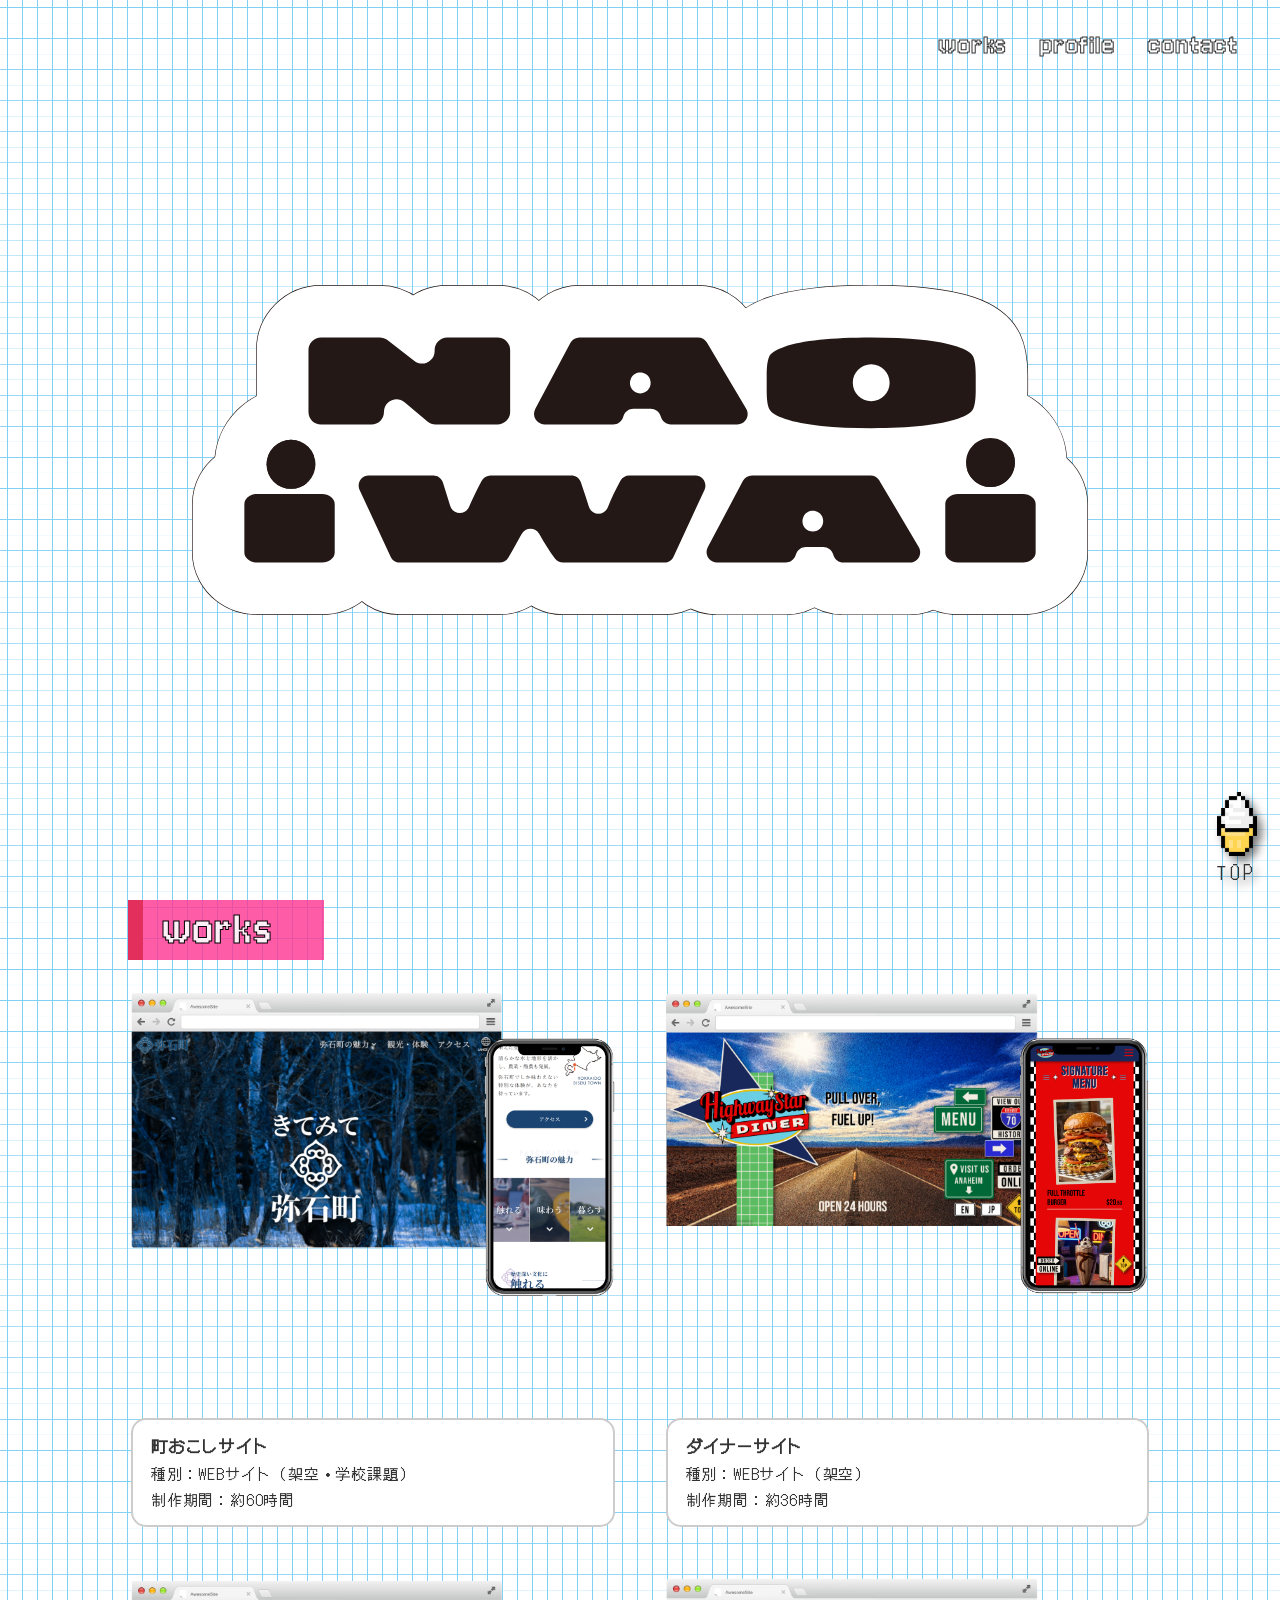
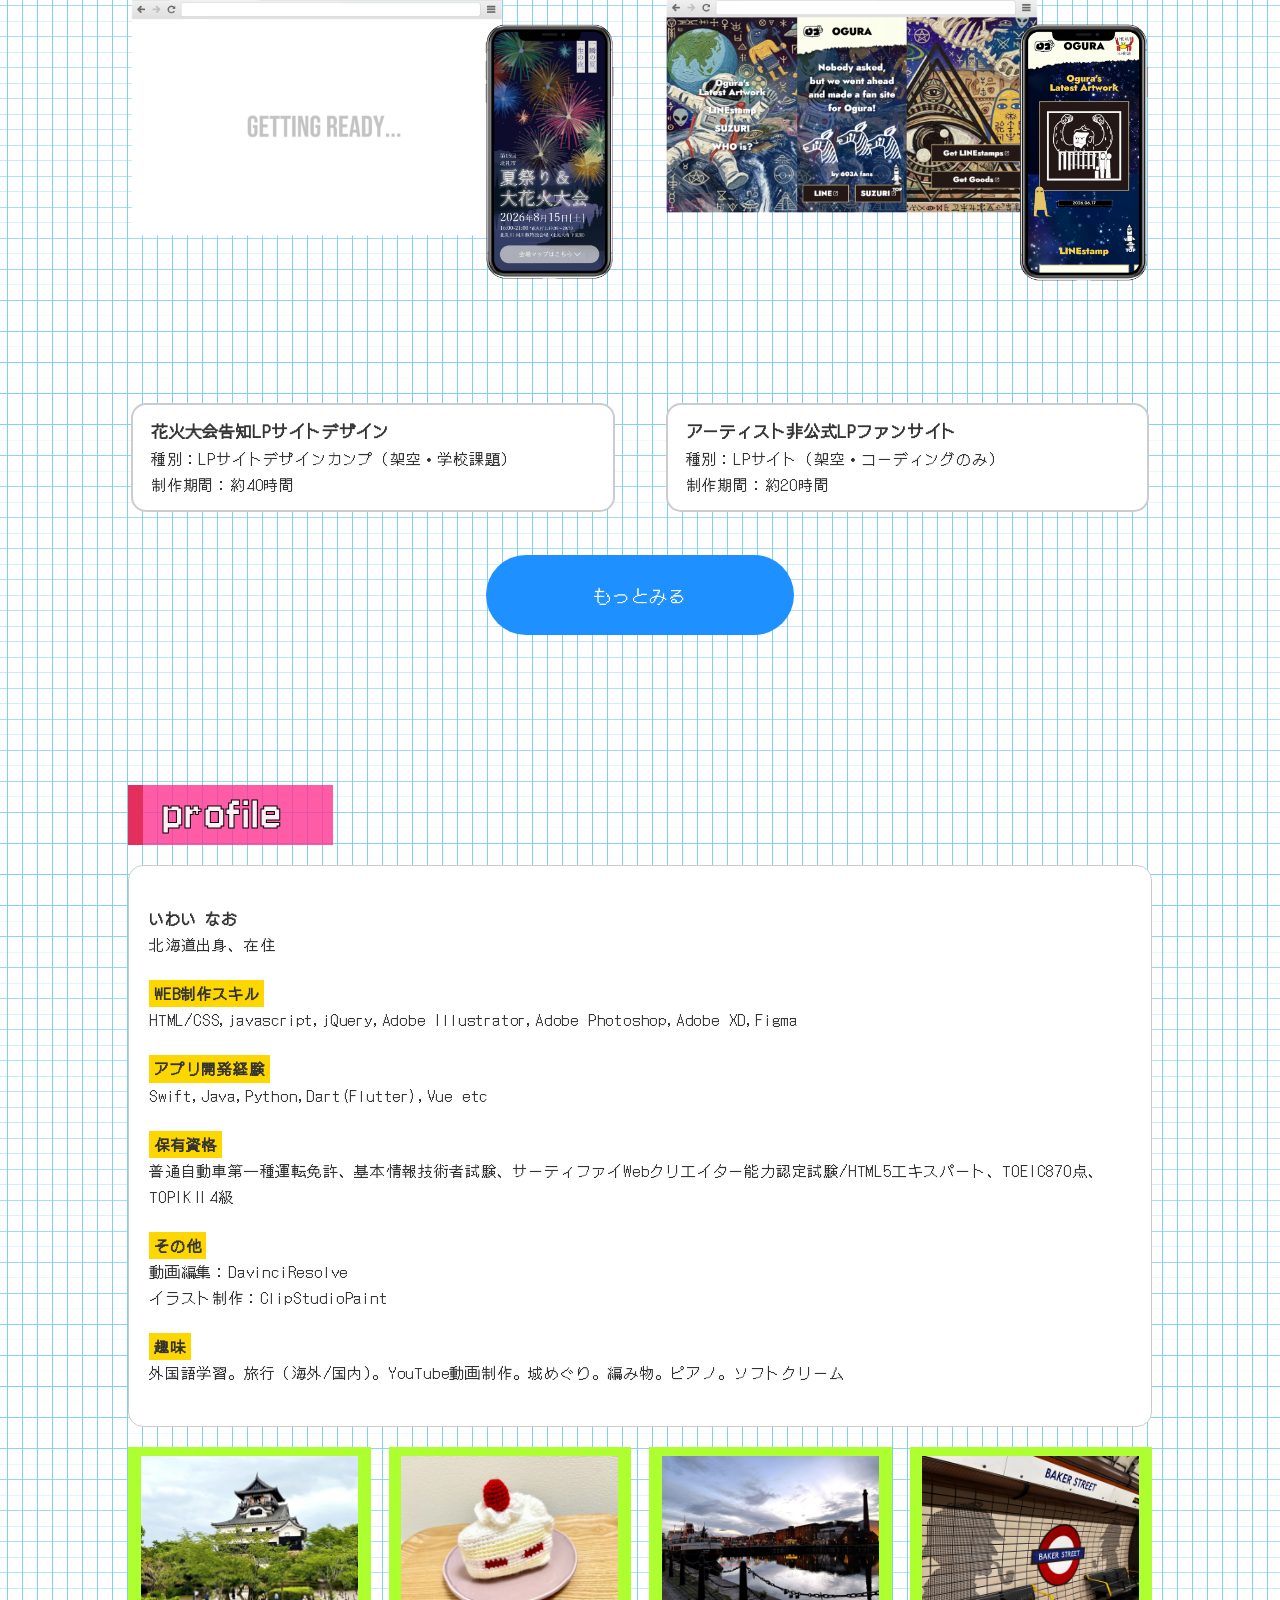
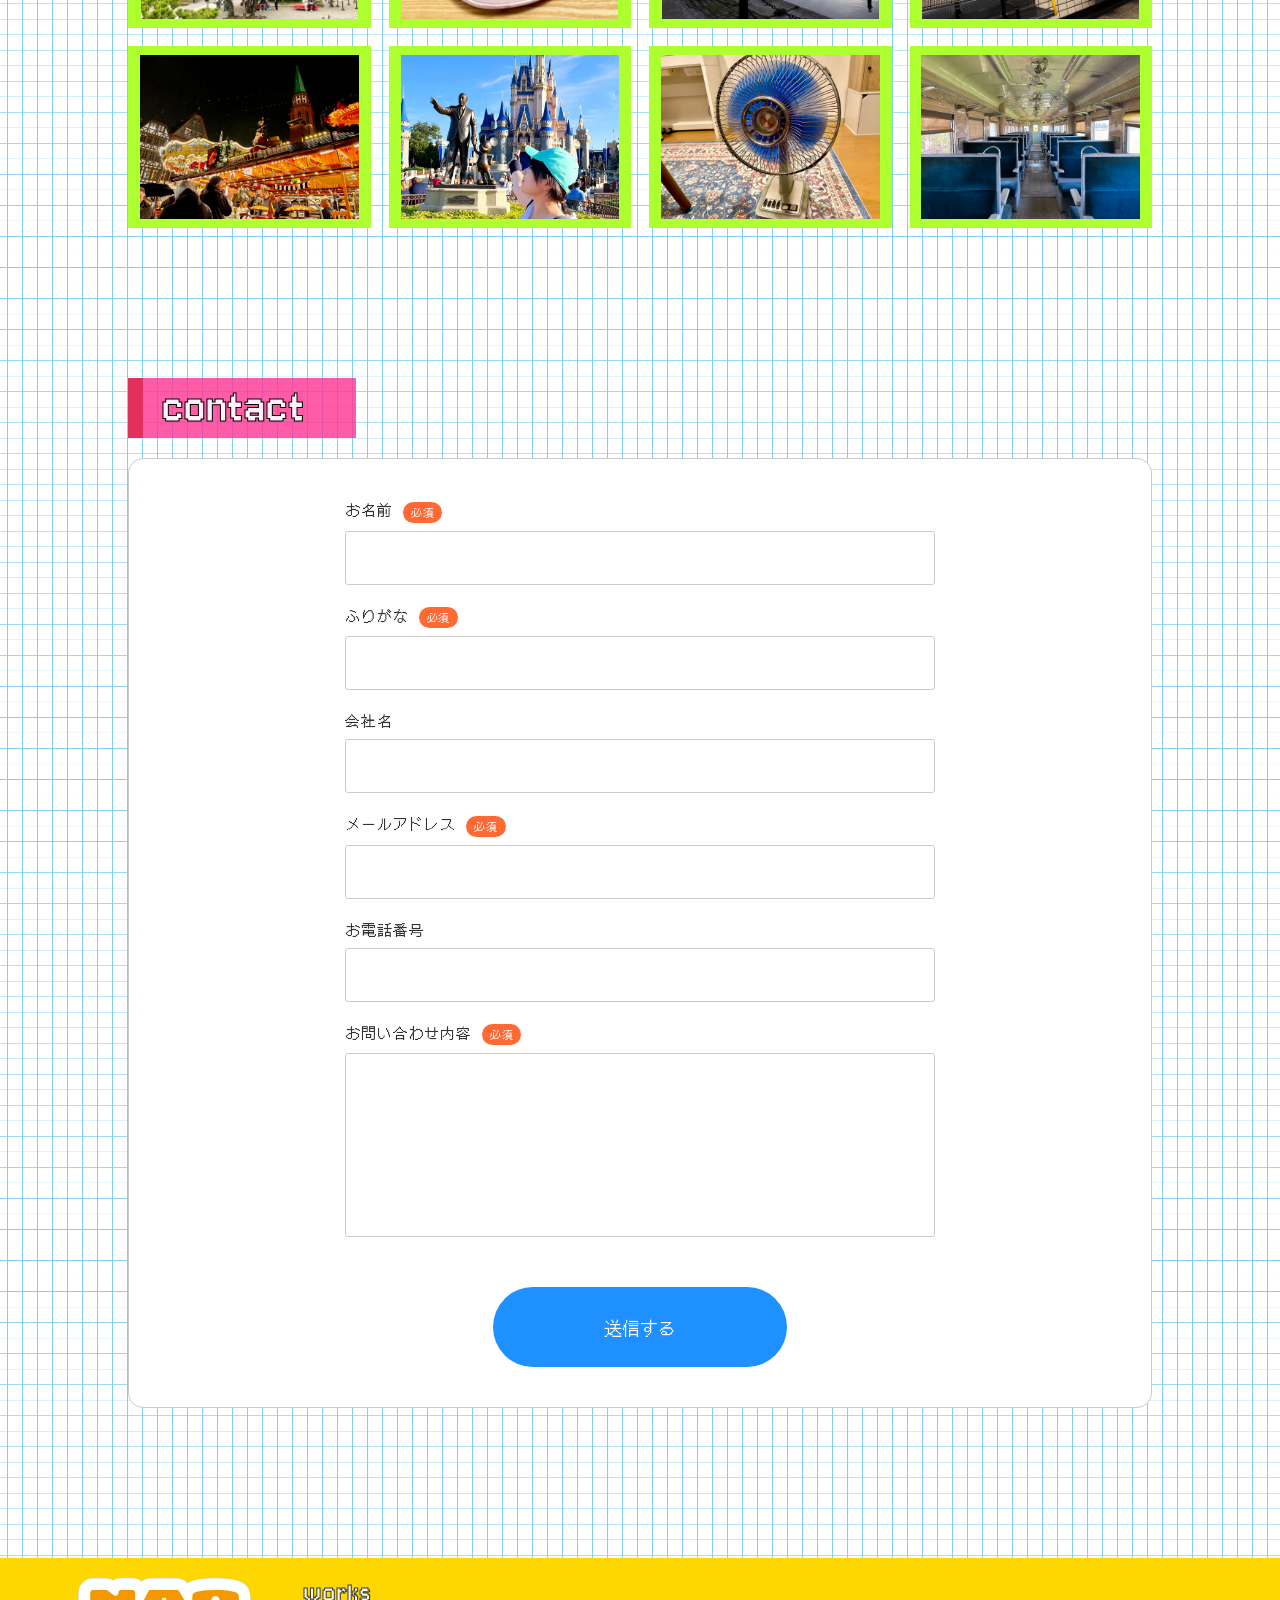
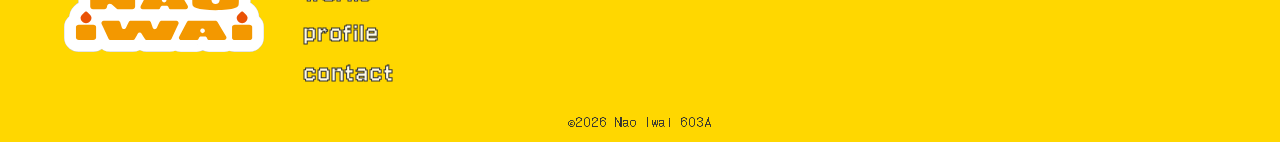
<file: index.html>
<!doctype html>
<html lang="ja">
  <head>
    <meta charset="UTF-8" />
    <meta name="viewport" content="width=device-width, initial-scale=1.0" />
    <meta name="description" content="portfolioサイトです" />
    <link rel="stylesheet" href="css/common.css" />
    <link rel="stylesheet" href="css/style.css" />
    <link rel="preconnect" href="https://fonts.googleapis.com" />
    <link rel="preconnect" href="https://fonts.gstatic.com" crossorigin />
    <link
      href="https://fonts.googleapis.com/css2?family=Afacad:ital,wght@0,400..700;1,400..700&family=Coral+Pixels&family=DotGothic16&family=Jersey+10&family=Kiwi+Maru&family=Noto+Serif+JP:wght@200..900&display=swap"
      rel="stylesheet"
    />
    <title>portfolio</title>
  </head>
  <body>
    <header>
      <div class="logo">
        <a href="index.html">
          <img src="img/svg/logo-yellow-stroke.svg" alt="logo" />
        </a>
      </div>
      <nav class="global-nav">
        <ul>
          <li><a href="#works">works</a></li>
          <li><a href="#profile">profile</a></li>
          <li><a href="#contact">contact</a></li>
        </ul>
      </nav>
    </header>
    <main>
      <h1 class="main-visual">
        <img src="img/svg/logo-black-stroke.svg" alt="logo" />
      </h1>
      <div class="wrap90">
        <section class="works" id="works">
          <h2 class="section-title">works</h2>
          <ul class="works-list">
            <li>
              <a href="work-detail.html?id=biseki">
                <div class="work-item">
                  <div class="img website">
                    <img
                      class="mock-pc"
                      src="img/work-biseki-pc.png"
                      alt="弥石町サイトイメージPC"
                    />
                    <img
                      class="mock-sp"
                      src="img/work-biseki-sp.png"
                      alt="弥石町サイトイメージSP"
                    />
                  </div>
                  <div class="info">
                    <p class="title">町おこしサイト</p>
                    <p>種別：WEBサイト（架空・学校課題）</p>
                    <p>制作期間：約60時間</p>
                  </div>
                </div>
              </a>
            </li>
            <li>
              <a href="work-detail.html?id=diner">
                <div class="work-item">
                  <div class="img website">
                    <img
                      class="mock-pc"
                      src="img/work-diner-pc.png"
                      alt="ダイナーサイトイメージPC"
                    />
                    <img
                      class="mock-sp"
                      src="img/work-diner-sp.png"
                      alt="ダイナーサイトイメージSP"
                    />
                  </div>
                  <div class="info">
                    <p class="title">ダイナーサイト</p>
                    <p>種別：WEBサイト（架空）</p>
                    <p>制作期間：約36時間</p>
                  </div>
                </div>
              </a>
            </li>
            <li>
              <a href="work-detail.html?id=hokurei">
                <div class="work-item">
                  <div class="img website">
                    <img
                      class="mock-pc"
                      src="img/work-pc-ready.png"
                      alt="花火大会LPサイトイメージPC"
                    />
                    <img
                      class="mock-sp"
                      src="img/work-hokurei1.png"
                      alt="花火大会LPサイトイメージSP"
                    />
                  </div>
                  <div class="info">
                    <p class="title">花火大会告知LPサイトデザイン</p>
                    <p>種別：LPサイトデザインカンプ（架空・学校課題）</p>
                    <p>制作期間：約40時間</p>
                  </div>
                </div>
              </a>
            </li>
            <li>
              <a href="work-detail.html?id=ogura">
                <div class="work-item">
                  <div class="img website">
                    <img
                      class="mock-pc"
                      src="img/work-ogura-pc.png"
                      alt="非公式LPファンサイトイメージPC"
                    />
                    <img
                      class="mock-sp"
                      src="img/work-ogura-sp.png"
                      alt="非公式LPファンサイトイメージSP"
                    />
                  </div>
                  <div class="info">
                    <p class="title">アーティスト非公式LPファンサイト</p>
                    <p>種別：LPサイト（架空・コーディングのみ）</p>
                    <p>制作期間：約20時間</p>
                  </div>
                </div>
              </a>
            </li>
          </ul>
          <a href="works.html" class="more-btn">もっとみる</a>
        </section>
        <section class="profile" id="profile">
          <h2 class="section-title">profile</h2>
          <div class="bg-wrap">
            <ul class="detail">
              <li>
                <p class="name">いわい なお</p>
                <p>北海道出身、在住</p>
              </li>
              <li>
                <p class="item-title">WEB制作スキル</p>
                <p>
                  HTML/CSS,javascript,jQuery,Adobe Illustrator,Adobe
                  Photoshop,Adobe XD,Figma
                </p>
              </li>
              <li>
                <p class="item-title">アプリ開発経験</p>
                <p>Swift,Java,Python,Dart(Flutter),Vue etc</p>
              </li>
              <li>
                <p class="item-title">保有資格</p>
                <p>
                  普通自動車第一種運転免許、基本情報技術者試験、サーティファイWebクリエイター能力認定試験/HTML5エキスパート、TOEIC870点、TOPIKⅡ4級
                </p>
              </li>
              <li>
                <p class="item-title">その他</p>
                <p>動画編集：DavinciResolve</p>
                <p>イラスト制作：ClipStudioPaint</p>
              </li>
              <li>
                <p class="item-title">趣味</p>
                <p>
                  外国語学習。旅行（海外/国内）。<a
                    href="https://youtube.com/@mihizosydleps"
                    target="_blank"
                    >YouTube</a
                  >動画制作。城めぐり。編み物。ピアノ。ソフトクリーム
                </p>
              </li>
            </ul>
          </div>
          <div class="favourites">
            <ul>
              <li class="fav-item1">
                <div class="img-bg">
                  <p>
                    織田信長推し。生存中に安土城天主復元希望…写真は国宝犬山城
                  </p>
                </div>
              </li>
              <li class="fav-item2">
                <div class="img-bg">
                  <p>毛糸で編んだ甥っ子への誕生日ケーキ</p>
                </div>
              </li>
              <li class="fav-item3">
                <div class="img-bg">
                  <p>イギリスが好き。特にリバプール。いつか住みたい</p>
                </div>
              </li>
              <li class="fav-item4">
                <div class="img-bg">
                  <p>Sherlock Holmesが好き。英語版小説を読み進めている途中</p>
                </div>
              </li>
              <li class="fav-item5">
                <div class="img-bg">
                  <p>
                    クリスマス時期が好き。写真はフランクフルトのクリスマスマーケット
                  </p>
                </div>
              </li>
              <li class="fav-item6">
                <div class="img-bg">
                  <p>
                    ディズニーが好き。パーク全世界制覇目標に活動中。写真はフロリダのWDW
                  </p>
                </div>
              </li>
              <li class="fav-item7">
                <div class="img-bg">
                  <p>
                    あらゆる古臭いものが好き。写真は自宅で活躍中の現役昭和扇風機
                  </p>
                </div>
              </li>
              <li class="fav-item8">
                <div class="img-bg">
                  <p>何鉄でもないけど列車・電車が好き</p>
                </div>
              </li>
            </ul>
          </div>
        </section>
        <section class="contact" id="contact">
          <h2 class="section-title">contact</h2>
          <div class="bg-wrap">
            <form action="" method="post">
              <p>
                <label for="name" class="required">お名前</label>
                <input type="text" name="name" id="name" required />
              </p>
              <p>
                <label for="kana" class="required">ふりがな</label>
                <input type="text" name="kana" id="kana" required />
              </p>
              <p>
                <label for="company">会社名</label>
                <input type="text" name="company" id="company" />
              </p>
              <p>
                <label for="email" class="required">メールアドレス</label>
                <input type="email" name="email" id="email" />
              </p>
              <p>
                <label for="tel">お電話番号</label>
                <input type="tel" name="tel" id="tel" />
              </p>
              <p>
                <label for="detail" class="required">お問い合わせ内容</label>
                <textarea
                  name="detail"
                  id="detail"
                  rows="6"
                  required
                ></textarea>
              </p>
              <input type="submit" value="送信する" />
            </form>
          </div>
        </section>
      </div>
    </main>
    <footer>
      <div class="footer-wrap">
        <div class="logo">
          <a href="index.html">
            <img src="img/svg/logo-yellow-stroke.svg" alt="logo" />
          </a>
        </div>
        <nav class="global-nav">
          <ul>
            <li><a href="#works">works</a></li>
            <li><a href="#profile">profile</a></li>
            <li><a href="#contact">contact</a></li>
          </ul>
        </nav>
      </div>
      <div class="copy"><small>&copy;2026 Nao Iwai 603A</small></div>
    </footer>
    <!-- topへもどるボタン -->
    <a href="#top" class="to-top-btn">
      <div>
        <img src="img/softcream_milk.png" alt="topへもどるボタン" />
        <p>TOP</p>
      </div>
    </a>
  </body>
  <!-- js -->
  <script src="https://ajax.googleapis.com/ajax/libs/jquery/3.7.1/jquery.min.js"></script>
  <script type="text/javascript" src="js/main.js"></script>
</html>
</file>
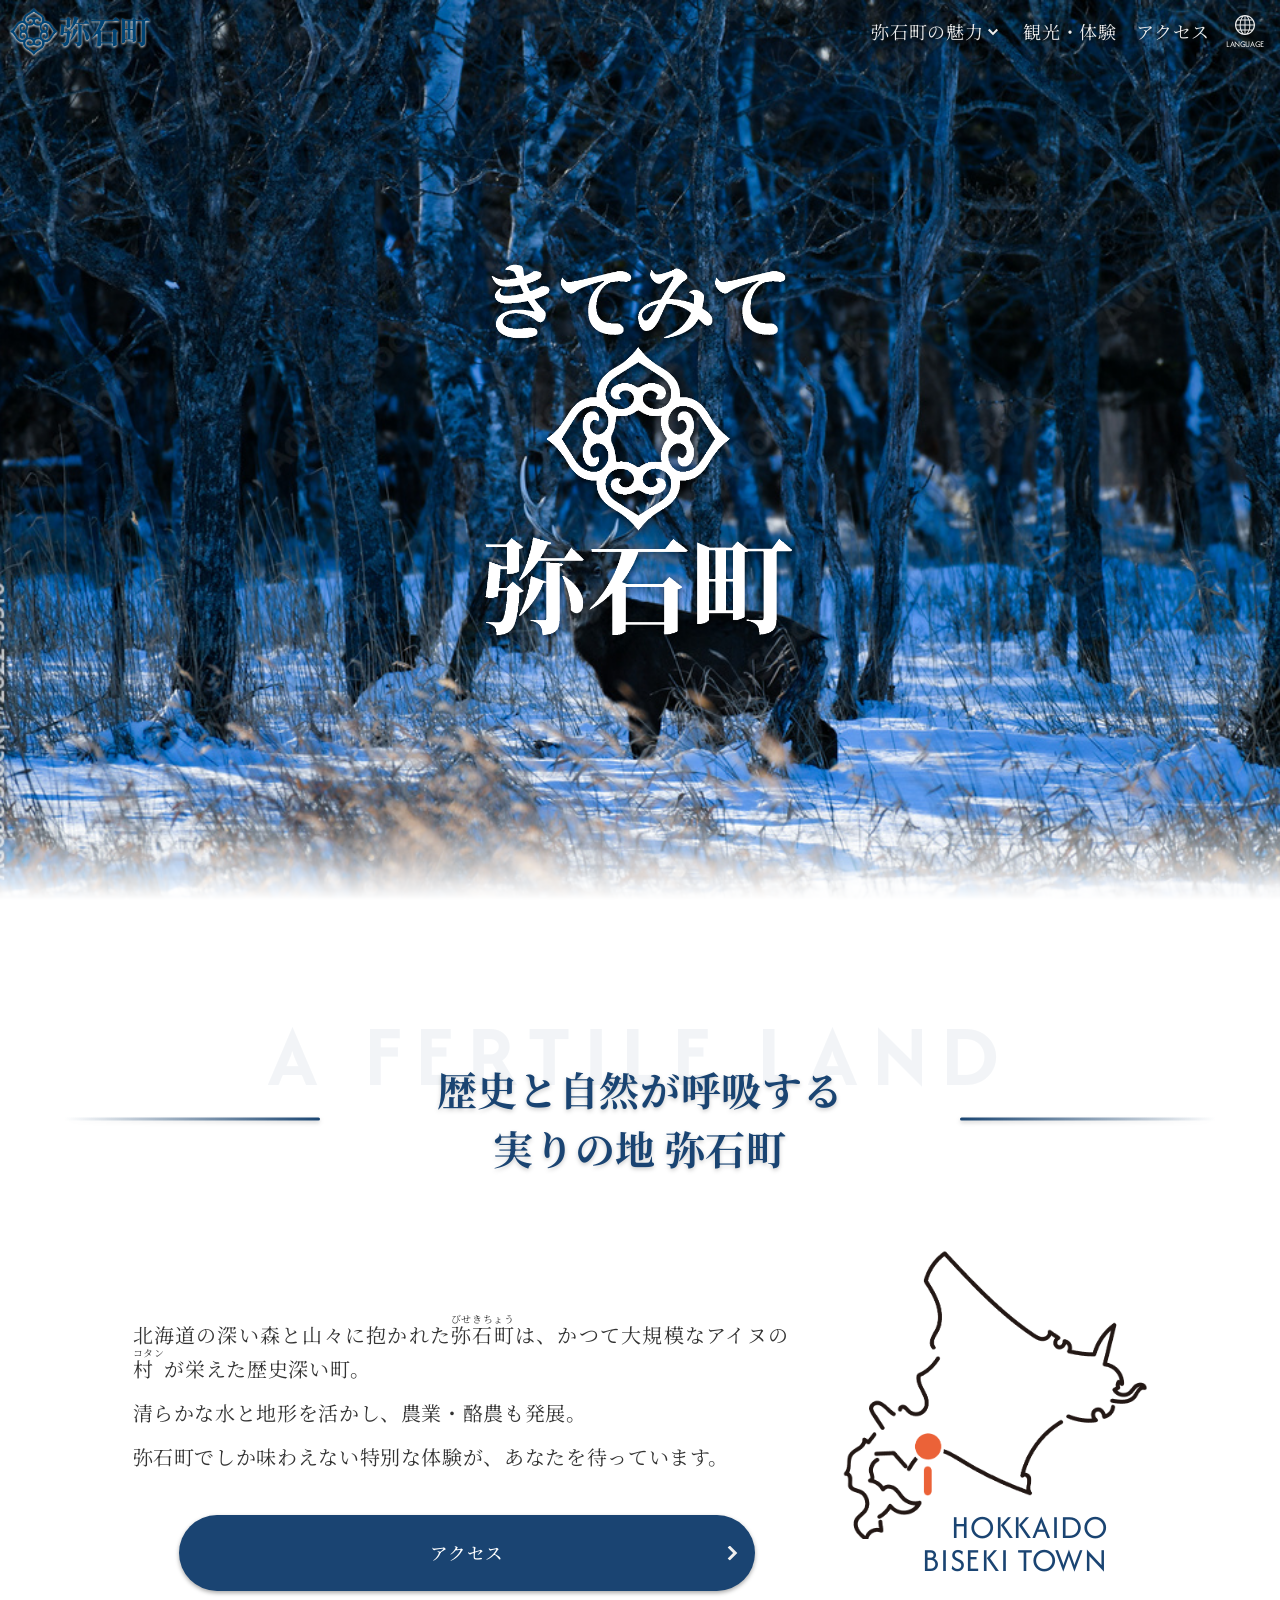
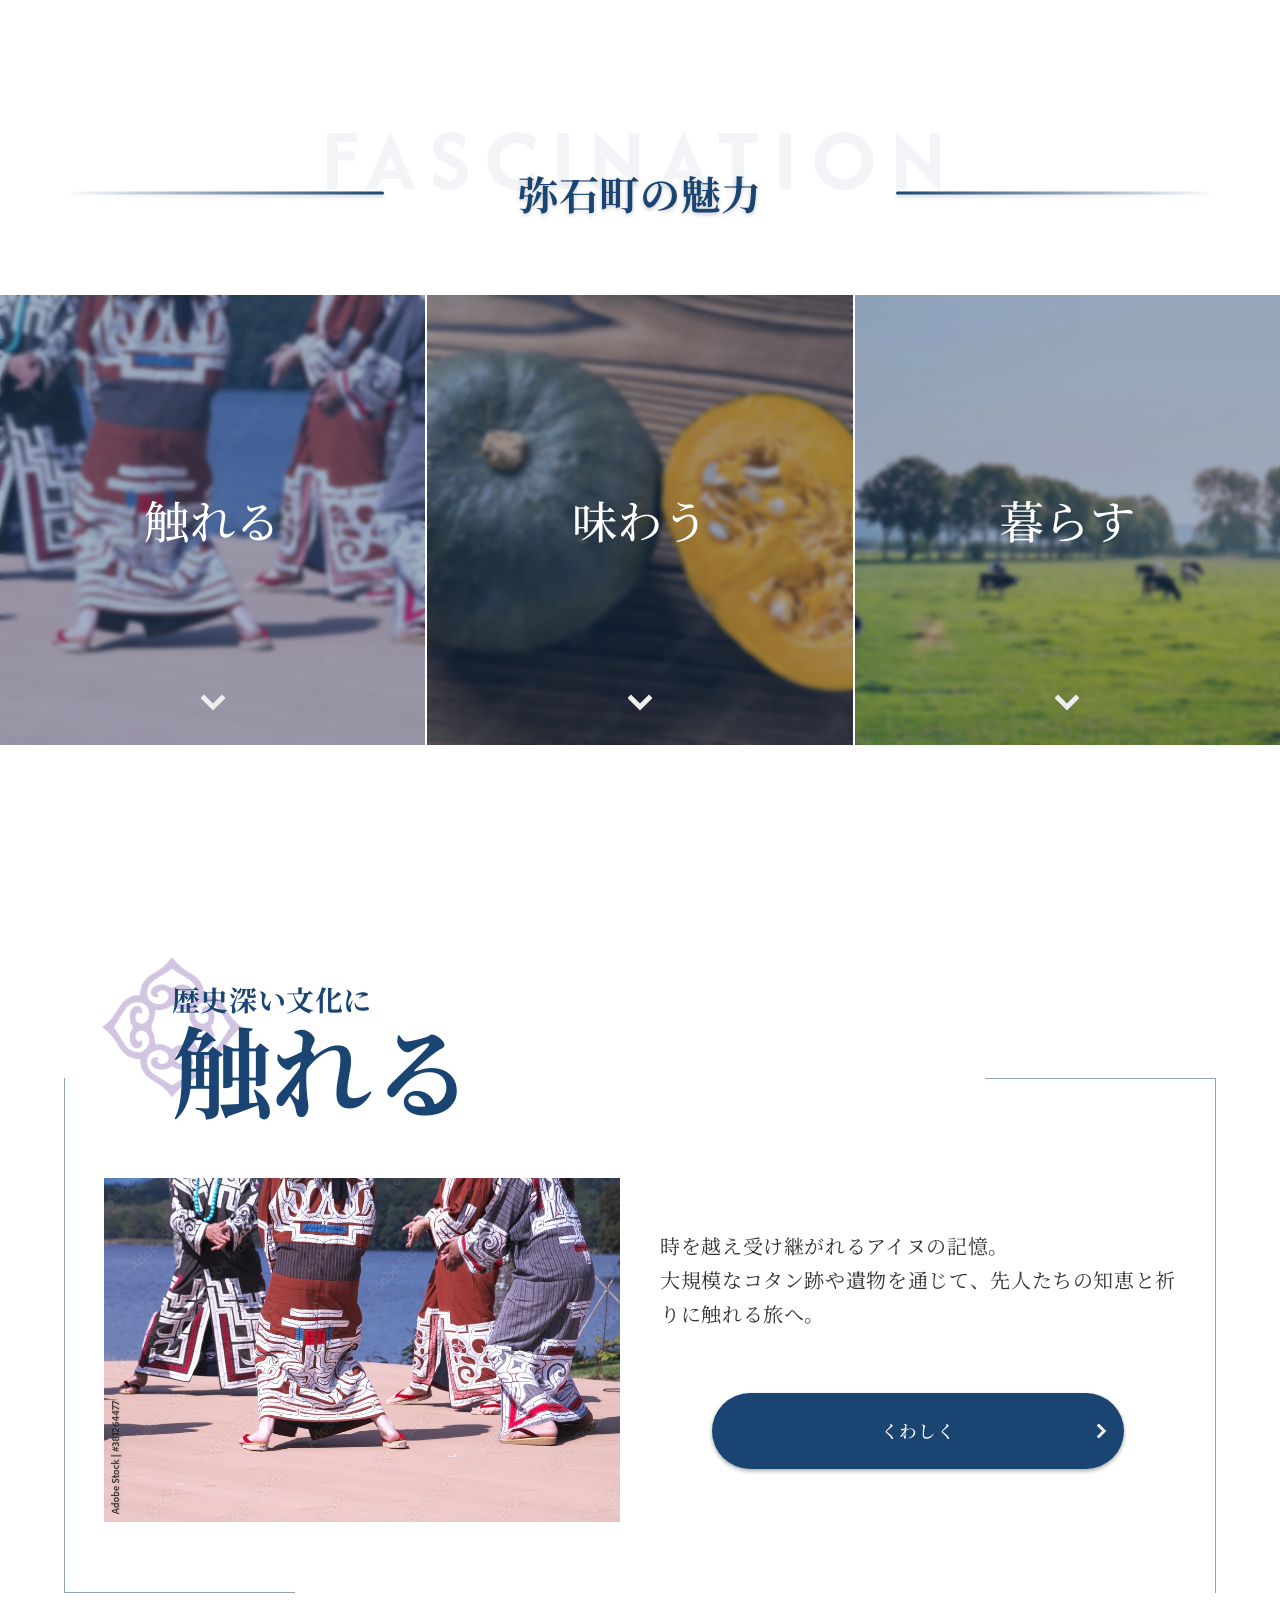
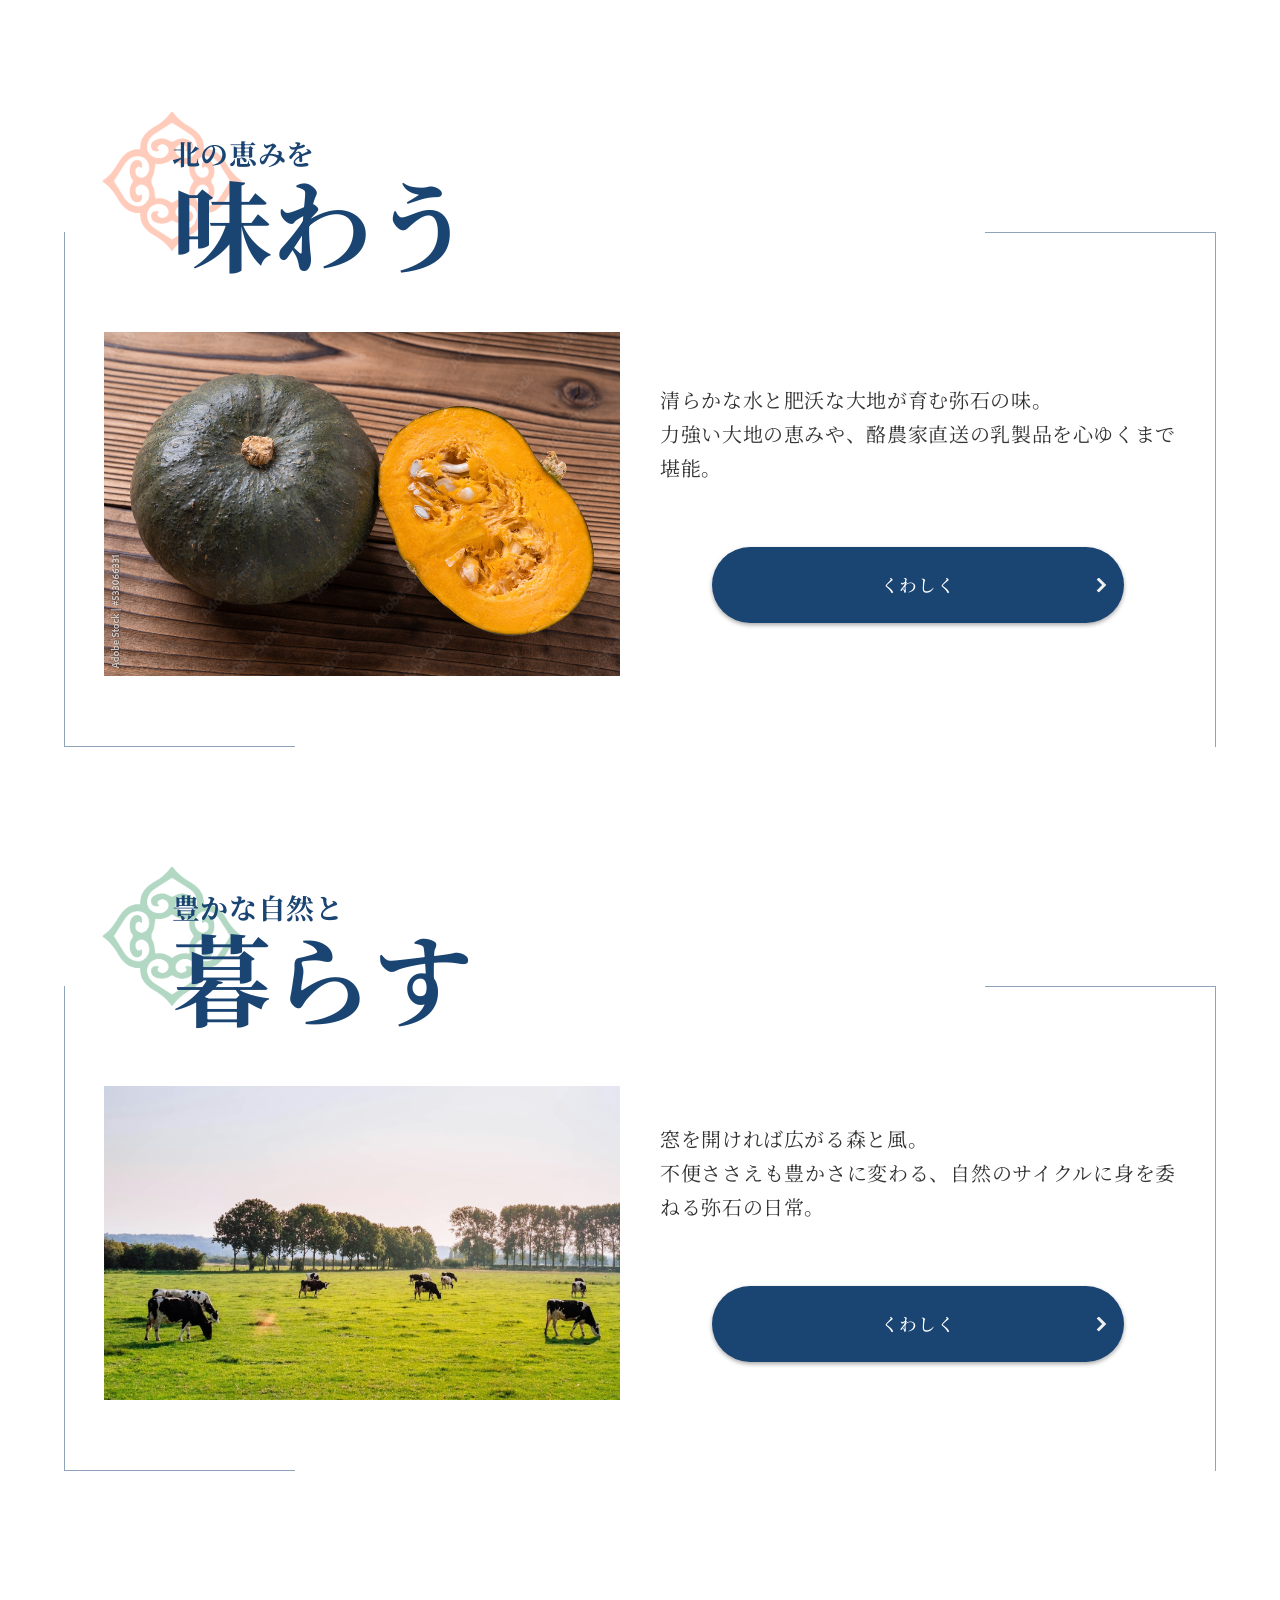
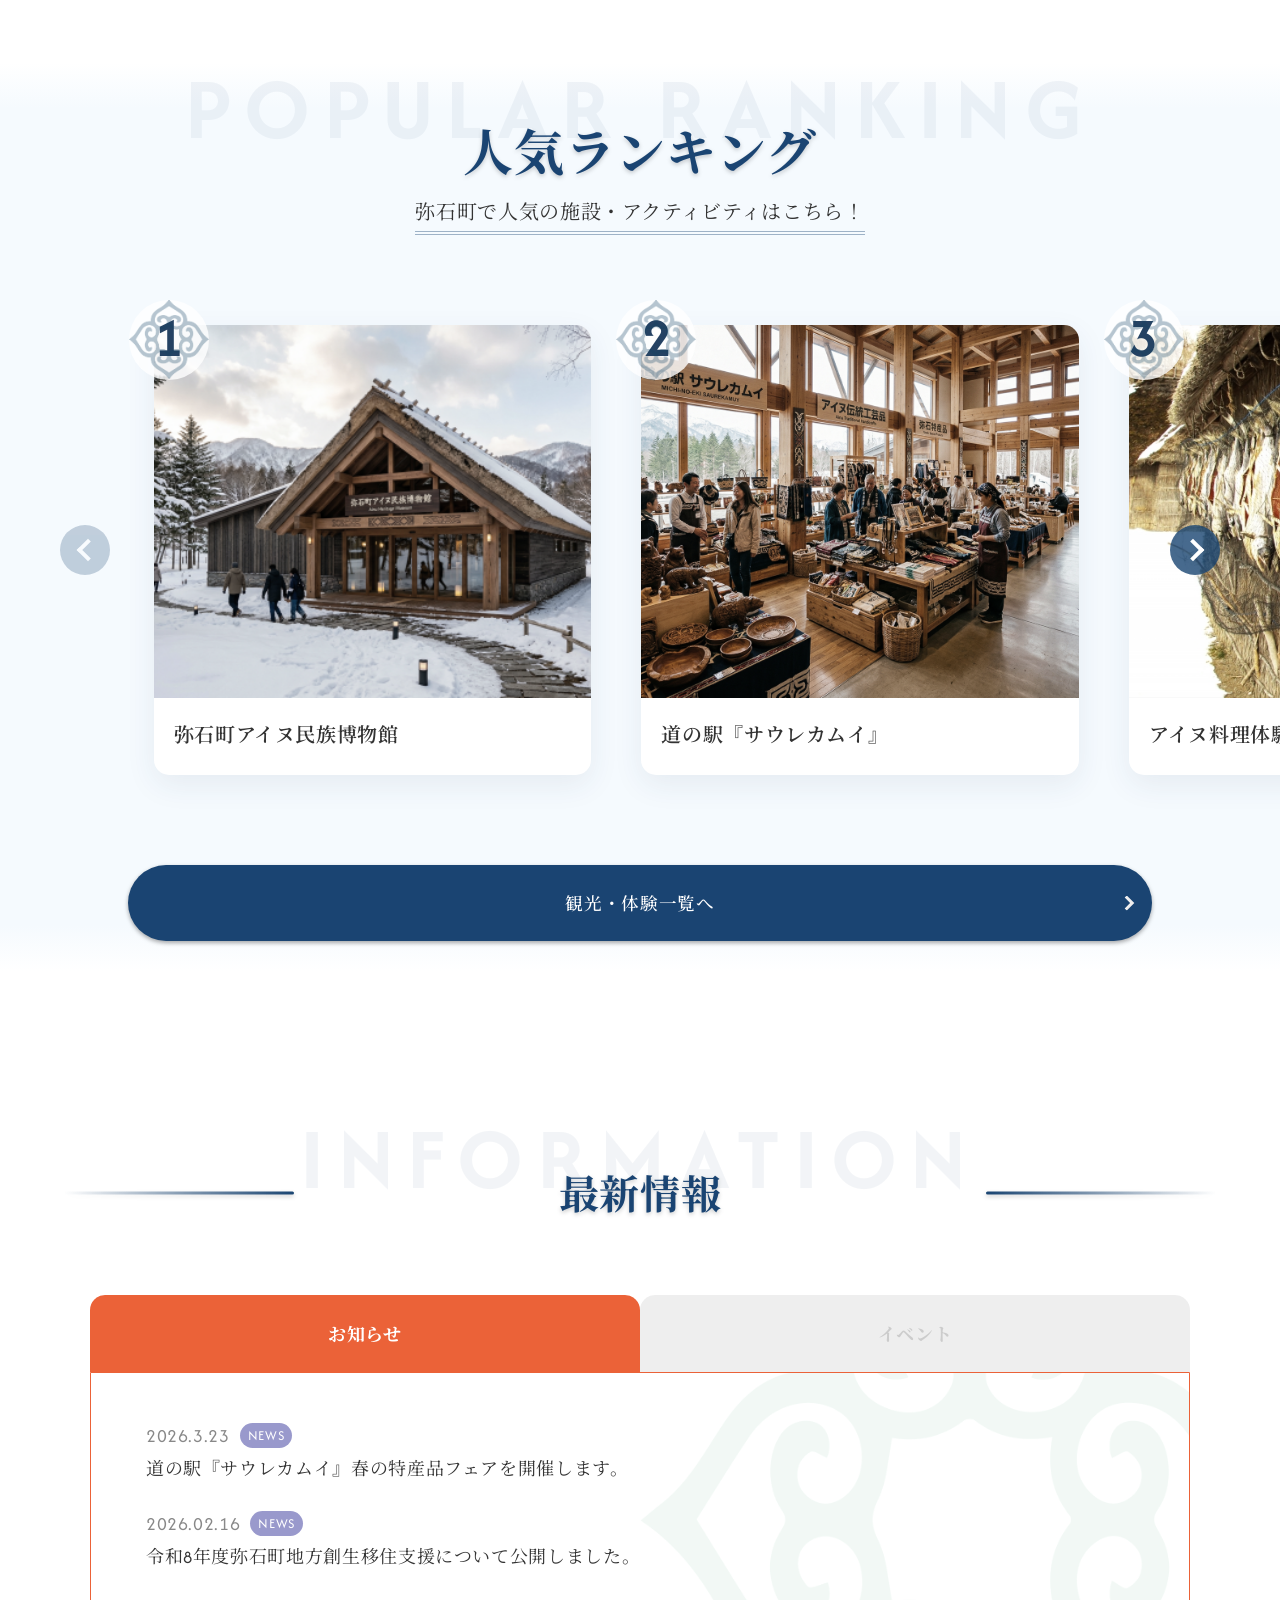
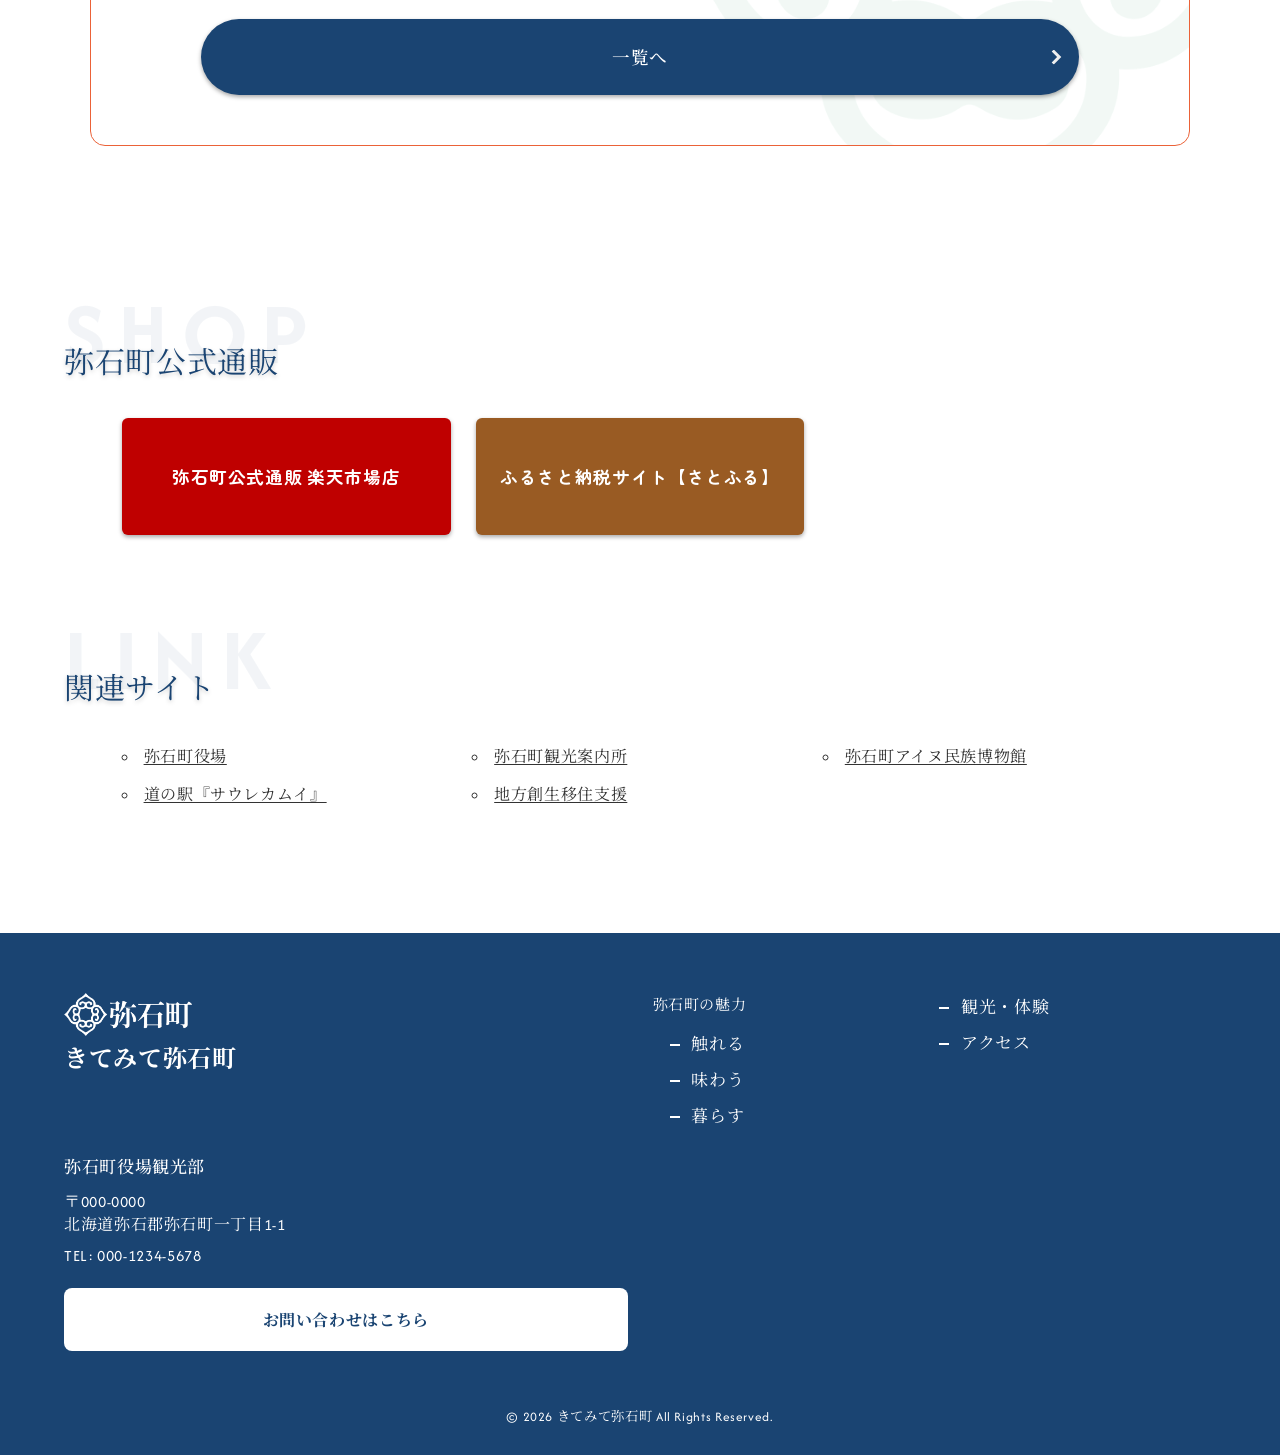
<file: biseki/index.html>
<!doctype html>
<html lang="ja">
  <head>
    <meta charset="UTF-8" />
    <meta name="viewport" content="width=device-width, initial-scale=1.0" />
    <link rel="stylesheet" href="css/common.css" />
    <link rel="stylesheet" href="css/style.css" />
    <link rel="preconnect" href="https://fonts.googleapis.com" />
    <link rel="preconnect" href="https://fonts.gstatic.com" crossorigin />
    <link
      href="https://fonts.googleapis.com/css2?family=Afacad:ital,wght@0,400..700;1,400..700&family=Noto+Serif+JP:wght@200..900&family=Zen+Maru+Gothic:wght@500;700;900&display=swap"
      rel="stylesheet"
    />
    <meta name="description" content="" />
    <title>【公式】弥石町観光ガイド｜きてみて弥石町</title>
  </head>
  <body class="is-home" id="top">
    <header>
      <div class="header-logo">
        <a href="index.html"><img src="img/logo1.png" alt="弥石町" /></a>
      </div>
      <div class="sp-nav">
        <div class="burger-btn">
          <span></span>
          <span></span>
          <span></span>
        </div>
      </div>
      <div class="nav-overlay"></div>
      <nav class="global-nav">
        <p class="nav-title">きてみて弥石町</p>
        <ul class="theme-list">
          <li>
            <span class="theme-list-title">弥石町の魅力</span>
            <ul class="dropdown-menu">
              <li>
                <a href="theme/culture.html" class="drop-menu-item">触れる</a>
              </li>
              <li>
                <a href="theme/food.html" class="drop-menu-item">味わう</a>
              </li>
              <li>
                <a href="theme/life.html" class="drop-menu-item">暮らす</a>
              </li>
            </ul>
          </li>
        </ul>
        <ul class="nav-list">
          <li><a href="activities/activities.html">観光・体験</a></li>
          <li><a href="access/access.html">アクセス</a></li>
        </ul>
        <div class="info">
          <p class="company-name">弥石町役場観光部</p>
          <p>〒000-0000<br />北海道弥石郡弥石町一丁目1-1</p>
          <p class="tel"><a href="tel:000-1234-5678">TEL: 000-1234-5678</a></p>
          <a href="inquiry/inquiry.html" class="nav-inquiry-btn"
            >お問い合わせはこちら</a
          >
        </div>
        <div class="language-btn">
          <picture class="pic-default">
            <source srcset="img/SVG/globe-eee.svg" media="(width>767px)" />
            <img src="img/SVG/globe.svg" alt="標準言語設定アイコン" />
          </picture>
          <picture class="pic-scrolled">
            <img
              src="img/SVG/globe-1a4472.svg"
              alt="スクロール時言語設定アイコン"
            />
          </picture>
          <p>LANGUAGE</p>
        </div>
      </nav>
    </header>
    <main>
      <div class="main-visual">
        <ul class="slider">
          <li class="current"><img src="img/mv01.jpeg" alt="鹿" /></li>
          <li><img src="img/mv02.jpeg" alt="アイヌ民族の踊りイメージ" /></li>
          <li><img src="img/mv03.jpeg" alt="農業イメージ" /></li>
          <li><img src="img/mv04.jpeg" alt="チセ屋内イメージ" /></li>
        </ul>
        <h1 class="mv-logo">
          <img src="img/mv-logo-white.png" alt="弥石町ロゴ" />
        </h1>
        <div class="weather">
          <p>弥石町<br />今日の天気</p>
          <img src="img/SVG/weather-icon.svg" alt="晴れ曇りのアイコン" />
          <div class="temp">
            <p class="min">5&deg;C</p>
            <p>12&deg;C</p>
          </div>
        </div>
      </div>
      <section class="intro">
        <div class="section-title-box">
          <span class="en-bg">A FERTILE LAND</span>
          <h2 class="section-title">
            歴史と自然が呼吸する<br />実りの地 弥石町
          </h2>
        </div>
        <div class="intro-box">
          <div class="intro-text">
            <p>
              北海道の深い森と山々に抱かれた<ruby
                >弥石町<rp>(</rp><rt>びせきちょう</rt><rp>)</rp></ruby
              >は、かつて大規模なアイヌの<ruby
                >村<rp>(</rp><rt>コタン</rt><rp>)</rp> </ruby
              >が栄えた歴史深い町。
            </p>
            <p>清らかな水と地形を活かし、農業・酪農も発展。</p>
            <p>弥石町でしか味わえない特別な体験が、あなたを待っています。</p>
          </div>
          <div class="intro-map">
            <img src="img/pinned-map.png" alt="弥石町を示した北海道の画像" />
            <p>HOKKAIDO<br />BISEKI TOWN</p>
          </div>
        </div>
        <a href="access/access.html" class="more-btn">アクセス</a>
      </section>
      <section class="theme">
        <div class="section-title-box">
          <span class="en-bg">FASCINATION</span>
          <h2 class="section-title">弥石町の魅力</h2>
        </div>
        <div class="theme-list">
          <h3 class="item"><a href="#culture">触れる</a></h3>
          <h3 class="item"><a href="#food">味わう</a></h3>
          <h3 class="item"><a href="#life">暮らす</a></h3>
        </div>
      </section>
      <section class="theme-list-box">
        <div class="culture item" id="culture">
          <div class="theme-box">
            <div class="theme-title">
              <h2 class="theme-section-title">
                <span>歴史深い文化に</span><br />触れる
              </h2>
            </div>
            <div class="theme-intro-box">
              <div class="theme-img">
                <img src="img/theme1.jpeg" alt="アイヌ民族の踊りイメージ" />
              </div>
              <div class="description">
                <div class="text">
                  時を越え受け継がれるアイヌの記憶。<br />大規模なコタン跡や遺物を通じて、先人たちの知恵と祈りに触れる旅へ。
                </div>
                <a href="theme/culture.html" class="more-btn">くわしく</a>
              </div>
            </div>
          </div>
        </div>
        <div class="food item" id="food">
          <div class="theme-box">
            <div class="theme-title">
              <h2 class="theme-section-title">
                <span>北の恵みを</span><br />味わう
              </h2>
            </div>
            <div class="theme-intro-box">
              <div class="theme-img">
                <img src="img/theme2.jpeg" alt="くりかぼちゃイメージ" />
              </div>
              <div class="description">
                <div class="text">
                  清らかな水と肥沃な大地が育む弥石の味。<br />力強い大地の恵みや、酪農家直送の乳製品を心ゆくまで堪能。
                </div>
                <a href="theme/food.html" class="more-btn">くわしく</a>
              </div>
            </div>
          </div>
        </div>
        <div class="life item" id="life">
          <div class="theme-box">
            <div class="theme-title">
              <h2 class="theme-section-title">
                <span>豊かな自然と</span><br />暮らす
              </h2>
            </div>
            <div class="theme-intro-box">
              <div class="theme-img">
                <img src="img/theme3.jpg" alt="牧場イメージ" />
              </div>
              <div class="description">
                <div class="text">
                  窓を開ければ広がる森と風。<br />不便ささえも豊かさに変わる、自然のサイクルに身を委ねる弥石の日常。
                </div>
                <a href="theme/life.html" class="more-btn">くわしく</a>
              </div>
            </div>
          </div>
        </div>
      </section>
      <section class="ranking" id="ranking">
        <div class="section-title-box">
          <span class="en-bg">POPULAR RANKING</span>
          <h2 class="section-title">人気ランキング</h2>
          <p class="section-memo">
            弥石町で人気の施設・アクティビティはこちら！
          </p>
        </div>
        <div class="rank-list-box">
          <button class="arrow-btn prev" aria-label="前へ"></button>
          <button class="arrow-btn next" aria-label="次へ"></button>
          <ol class="rank-list">
            <li class="card">
              <div class="rank-mark">
                <p class="number">1</p>
                <img src="img/logo-icon-navy.png" alt="" />
              </div>
              <a href="" class="item-link">
                <div class="card-img-box">
                  <img
                    src="img/museum.png"
                    alt="弥石町アイヌ民族博物館イメージ"
                  />
                </div>
                <p class="card-title">弥石町アイヌ民族博物館</p>
              </a>
            </li>
            <li class="card">
              <div class="rank-mark">
                <p class="number">2</p>
                <img src="img/logo-icon-navy.png" alt="" />
              </div>
              <a href="" class="item-link">
                <div class="card-img-box">
                  <img
                    src="img/michinoeki.png"
                    alt="道の駅『サウレカムイ』イメージ"
                  />
                </div>
                <p class="card-title">道の駅『サウレカムイ』</p>
              </a>
            </li>
            <li class="card">
              <div class="rank-mark">
                <p class="number">3</p>
                <img src="img/logo-icon-navy.png" alt="" />
              </div>
              <a href="" class="item-link">
                <div class="card-img-box">
                  <img src="img/ainu-cuisine.jpg" alt="アイヌ料理イメージ" />
                </div>
                <p class="card-title">アイヌ料理体験</p>
              </a>
            </li>
            <li class="card">
              <div class="rank-mark">
                <p class="number">4</p>
                <img src="img/logo-icon-navy.png" alt="" />
              </div>
              <a href="" class="item-link">
                <div class="card-img-box">
                  <img
                    src="img/sweets-class.jpeg"
                    alt="くりかぼちゃスイーツイメージ"
                  />
                </div>
                <p class="card-title">くりかぼちゃスイーツ教室</p>
              </a>
            </li>
            <li class="card">
              <div class="rank-mark">
                <p class="number">5</p>
                <img src="img/logo-icon-navy.png" alt="" />
              </div>
              <a href="" class="item-link">
                <div class="card-img-box">
                  <img src="img/vege-patch.jpg" alt="野菜収穫体験イメージ" />
                </div>
                <p class="card-title">弥石町特産野菜収穫体験</p>
              </a>
            </li>
          </ol>
        </div>
        <a href="activities/activities.html" class="more-btn"
          >観光・体験一覧へ</a
        >
      </section>
      <section class="info">
        <div class="section-title-box">
          <span class="en-bg">INFORMATION</span>
          <h2 class="section-title">最新情報</h2>
        </div>
        <div class="info-panels">
          <ul class="tabs">
            <li class="tab active">お知らせ</li>
            <li class="tab">イベント</li>
          </ul>
          <div class="panel-group">
            <div class="panel visible">
              <ul class="info-list">
                <li>
                  <div class="header-box">
                    <time datetime="2026-03-23" class="date">2026.3.23</time>
                    <p class="category news">NEWS</p>
                  </div>
                  <p class="text">
                    道の駅『サウレカムイ』春の特産品フェアを開催します。
                  </p>
                </li>
                <li>
                  <div class="header-box">
                    <time datetime="2026-02-16" class="date">2026.02.16</time>
                    <p class="category news">NEWS</p>
                  </div>
                  <p class="text">
                    令和8年度弥石町地方創生移住支援について公開しました。
                  </p>
                </li>
              </ul>
              <a href="" class="more-btn">一覧へ</a>
            </div>
            <div class="panel">
              <ul class="info-list">
                <li>
                  <div class="header-box">
                    <time datetime="2026-04-06" class="date">2026.04.06</time>
                    <p class="category event">EVENT</p>
                  </div>
                  <p class="text">
                    弥石町アイヌ民族博物館：伝統文様刺繍体験ワークショップを開催します。
                  </p>
                </li>
                <li>
                  <div class="header-box">
                    <time datetime="2026-03-30" class="date">2026.3.30</time>
                    <p class="category event">EVENT</p>
                  </div>
                  <p class="text">
                    道の駅『サウレカムイ』：キャビア味アイスクリーム期間限定販売！
                  </p>
                </li>
                <li>
                  <div class="header-box">
                    <time datetime="2026-03-30" class="date">2026.3.30</time>
                    <p class="category event">EVENT</p>
                  </div>
                  <p class="text">
                    特産野菜収穫体験の2026年春夏期日程を公開しました。
                  </p>
                </li>
              </ul>
              <a href="" class="more-btn">一覧へ</a>
            </div>
          </div>
        </div>
      </section>
      <section class="shop">
        <div class="section-title-sub-box">
          <span class="en-bg">SHOP</span>
          <h2 class="section-title-sub">弥石町公式通販</h2>
        </div>
        <ol class="shop-list">
          <li class="item1"><a href="">弥石町公式通販 楽天市場店</a></li>
          <li class="item2"><a href="">ふるさと納税サイト【さとふる】</a></li>
        </ol>
      </section>
      <section class="link">
        <div class="section-title-sub-box">
          <span class="en-bg">LINK</span>
          <h2 class="section-title-sub">関連サイト</h2>
        </div>
        <ol class="link-list">
          <li><a href="" target="_blank">弥石町役場</a></li>
          <li><a href="" target="_blank">弥石町観光案内所</a></li>
          <li><a href="" target="_blank">弥石町アイヌ民族博物館</a></li>
          <li><a href="" target="_blank">道の駅『サウレカムイ』</a></li>
          <li>
            <a href="https://www.chisou.go.jp/sousei/index.html" target="_blank"
              >地方創生移住支援</a
            >
          </li>
        </ol>
      </section>
    </main>
    <footer>
      <div class="wrap">
        <div class="footer-logo">
          <a href=""><img src="img/logo1-white.png" alt="弥石町ロゴ" /></a>
          <p class="footer-title">きてみて弥石町</p>
        </div>
        <nav class="footer-nav">
          <ul class="theme-list">
            <li>
              <span class="theme-list-title">弥石町の魅力</span>
              <ul class="dropdown-menu">
                <li>
                  <a href="theme/culture.html" class="drop-menu-item">触れる</a>
                </li>
                <li>
                  <a href="theme/food.html" class="drop-menu-item">味わう</a>
                </li>
                <li>
                  <a href="theme/life.html" class="drop-menu-item">暮らす</a>
                </li>
              </ul>
            </li>
          </ul>
          <ul class="nav-list">
            <li><a href="activities/activities.html">観光・体験</a></li>
            <li><a href="access/access.html">アクセス</a></li>
          </ul>
        </nav>
        <div class="info">
          <p class="company-name">弥石町役場観光部</p>
          <p>〒000-0000<br />北海道弥石郡弥石町一丁目1-1</p>
          <p class="tel"><a href="tel:000-1234-5678">TEL: 000-1234-5678</a></p>
          <a href="inquiry/inquiry.html" class="nav-inquiry-btn"
            >お問い合わせはこちら</a
          >
        </div>
        <p class="copy">
          <small>&copy; 2026 きてみて弥石町 All Rights Reserved.</small>
        </p>
      </div>
    </footer>

    <!-- 問い合わせボタン -->
    <a href="inquiry/inquiry.html" class="fixed-inquiry-btn">
      <div class="icon">
        <img src="img/SVG/inquiry.svg" alt="お問い合わせアイコン" />
      </div>
      <p>お問い合わせ</p>
    </a>

    <!-- top戻るボタン -->
    <a href="#top" class="to-top-btn">
      <img src="img/logo-icon-orange.png" alt="TOPへ戻るボタンアイコン" />
      <p>TOP</p>
    </a>
    <script src="https://ajax.googleapis.com/ajax/libs/jquery/3.7.1/jquery.min.js"></script>
    <script type="text/javascript" src="js/main.js"></script>
  </body>
</html>
</file>
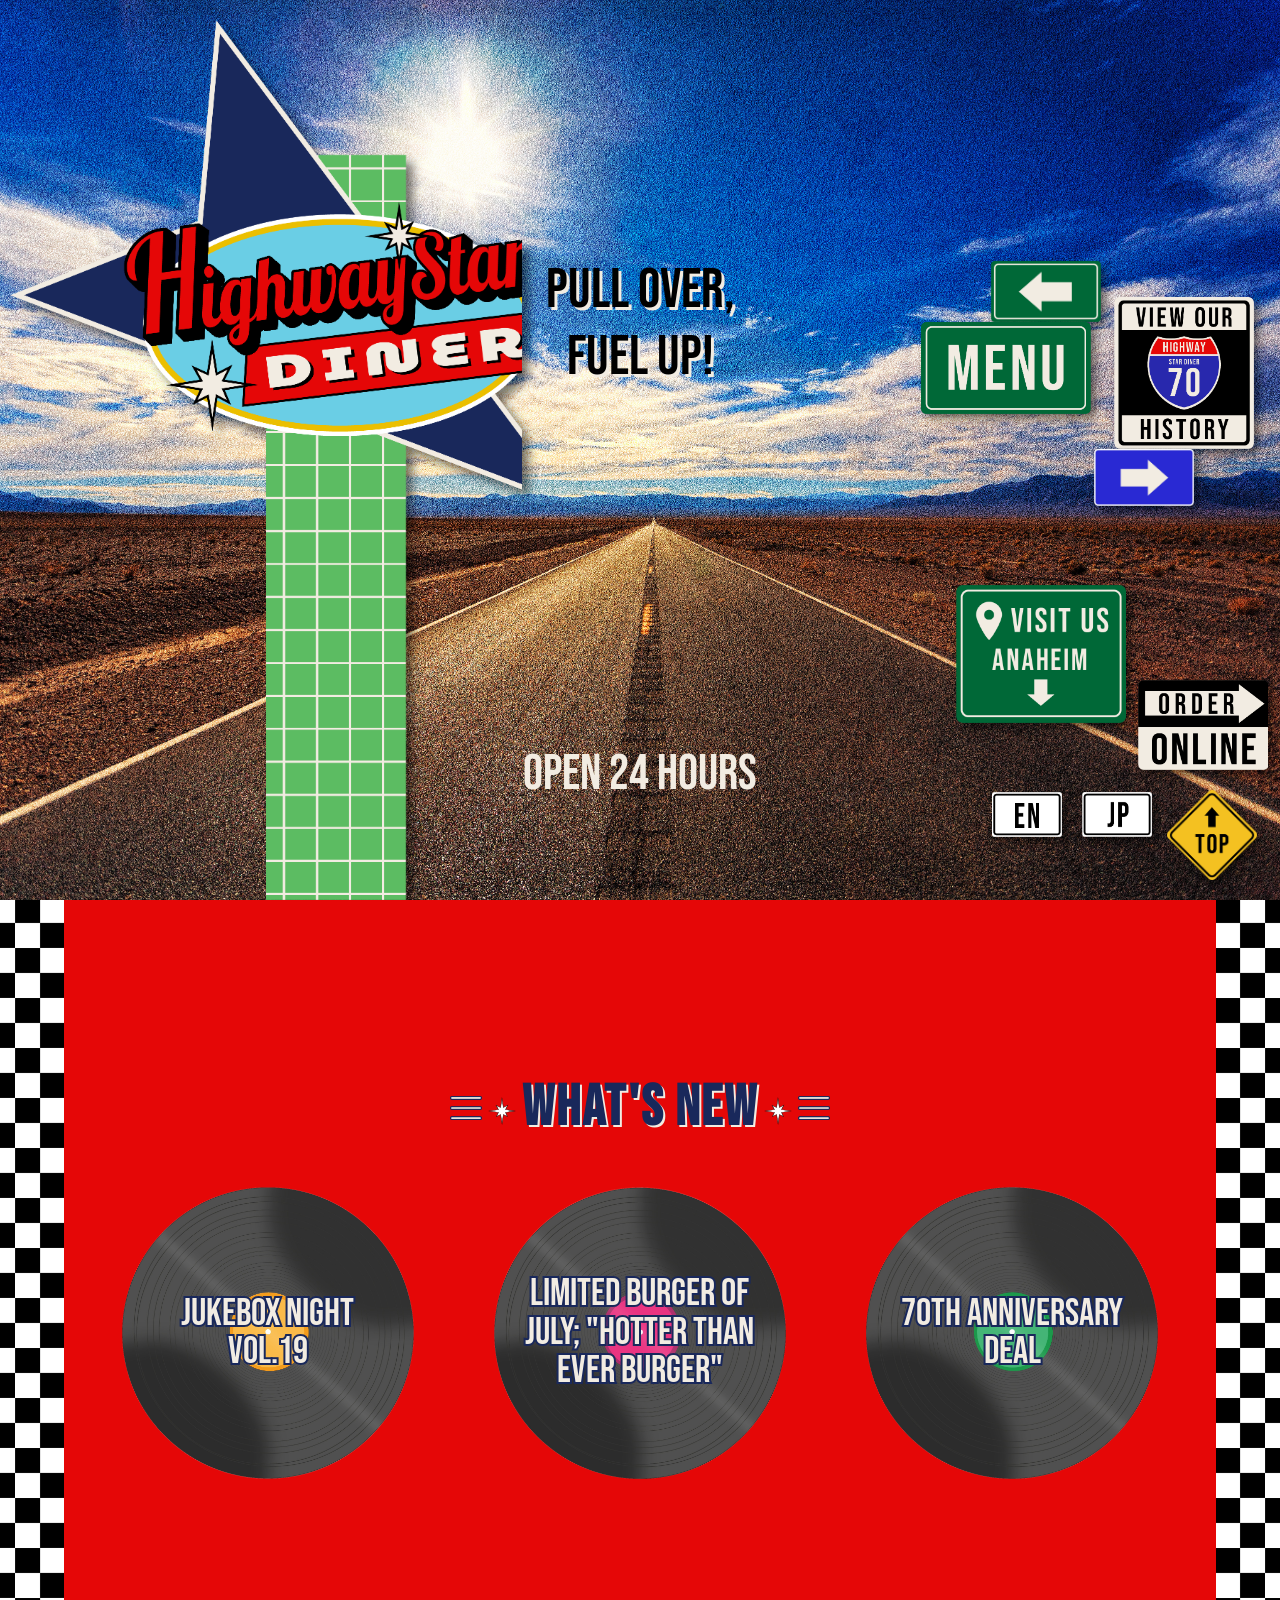
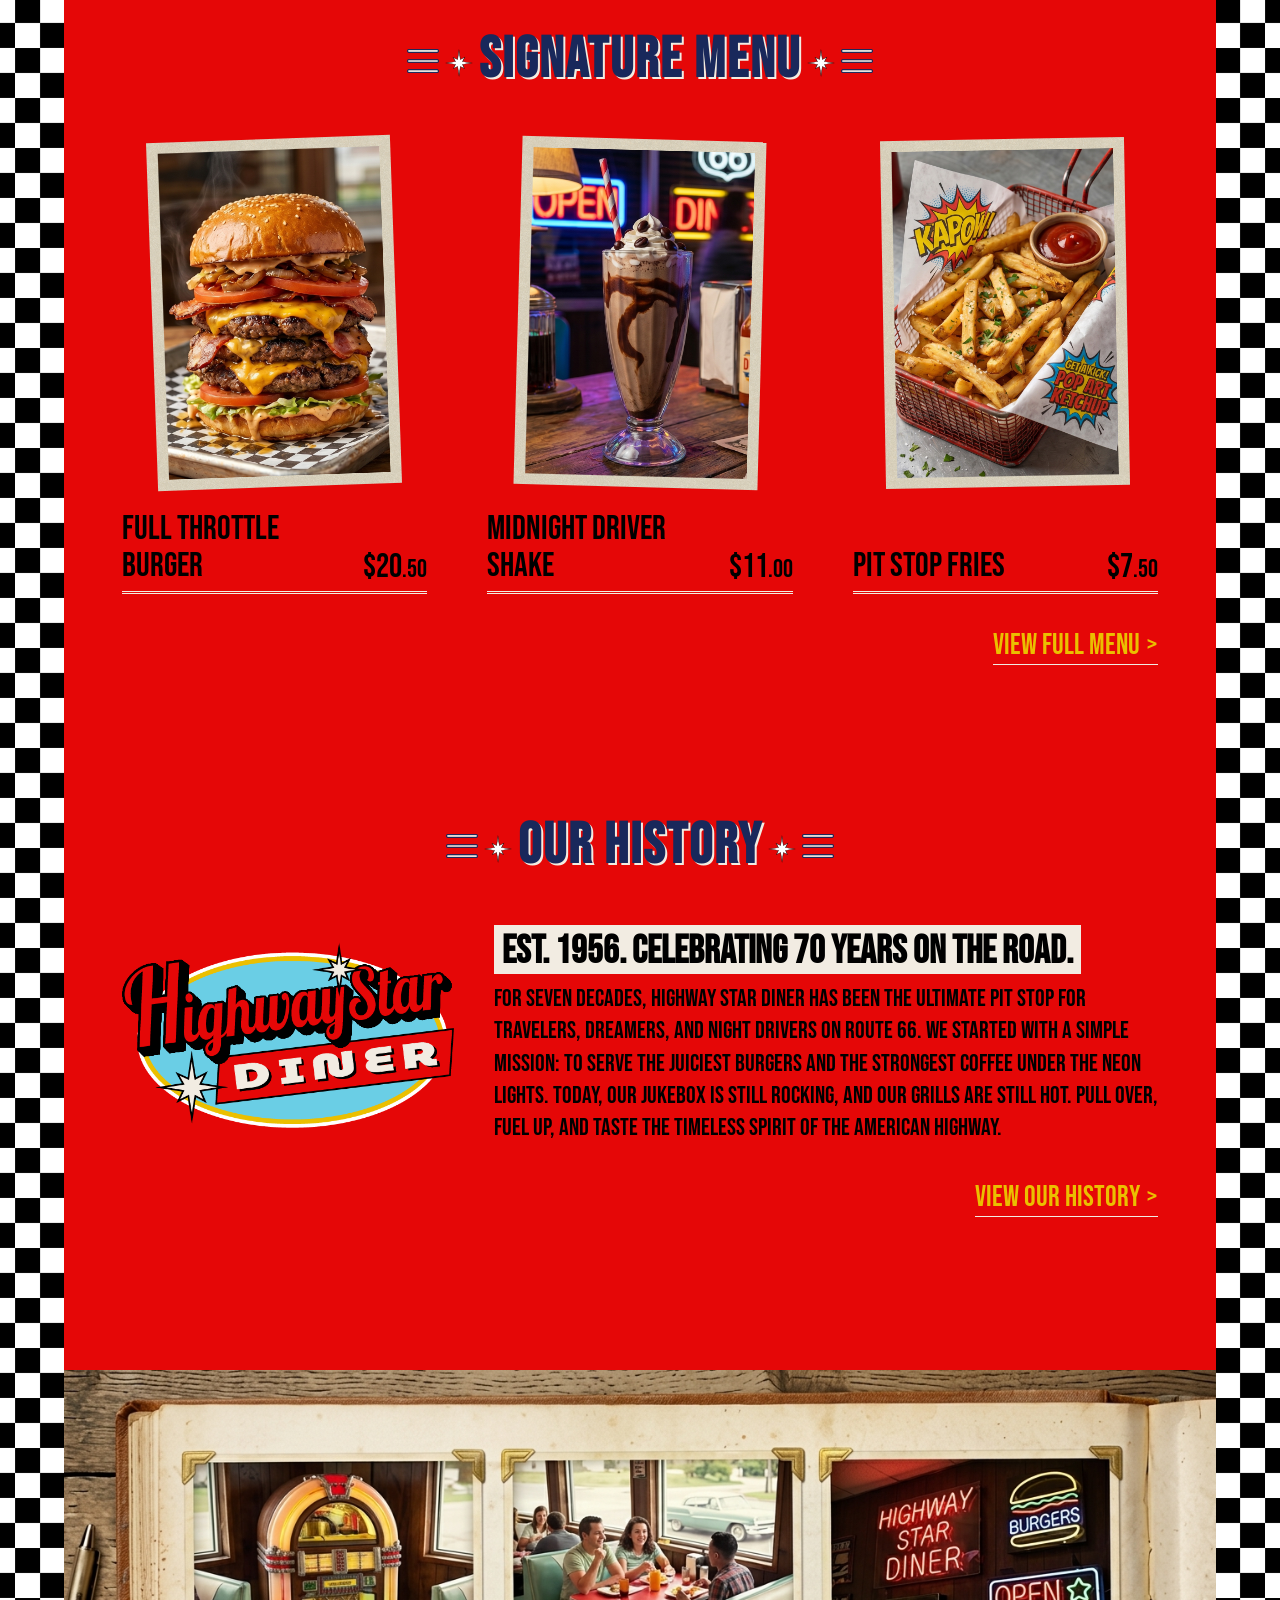
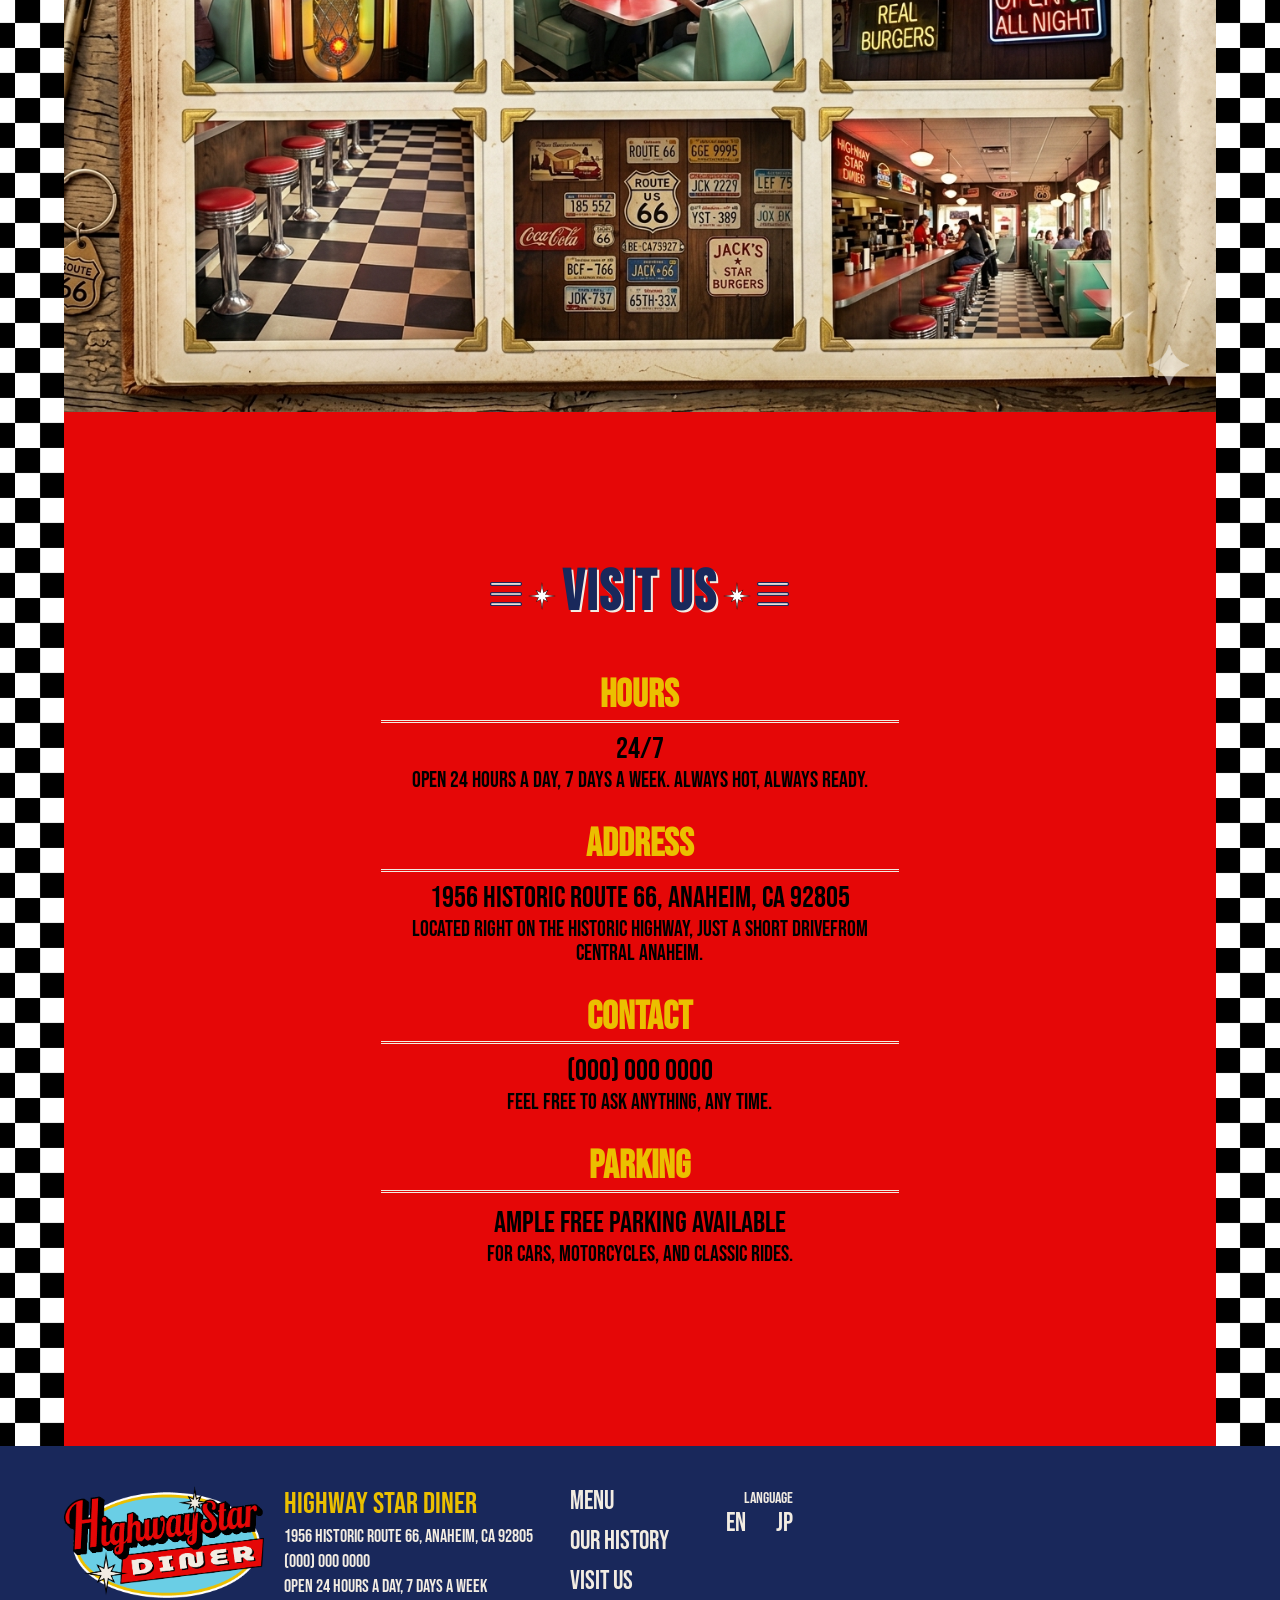
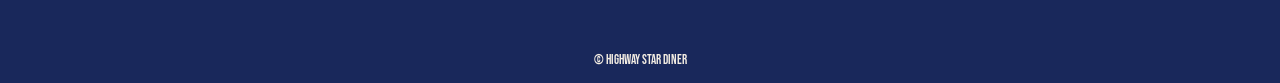
<file: diner/index.html>
<!doctype html>
<html lang="ja">
  <head>
    <meta charset="UTF-8" />
    <meta name="viewport" content="width=device-width, initial-scale=1.0" />
    <link rel="stylesheet" href="css/common.css" />
    <link rel="stylesheet" href="css/style.css" />
    <link rel="preconnect" href="https://fonts.googleapis.com" />
    <link rel="preconnect" href="https://fonts.gstatic.com" crossorigin />
    <link
      href="https://fonts.googleapis.com/css2?family=Bebas+Neue&family=Lobster&family=Vast+Shadow&family=Zen+Maru+Gothic:wght@500;700;900&display=swap"
      rel="stylesheet"
    />
    <link rel="icon" href="img/logo.png" />
    <title>Highway Star Diner</title>
  </head>
  <body id="top" class="is-en">
    <div class="bg">
      <div class="mv">
        <h1><div class="mv-img"></div></h1>
        <header>
          <div class="header-logo">
            <a href="index.html">
              <img src="img/logo.png" alt="Highway Star Diner" />
            </a>
          </div>
          <div class="sp-nav">
            <div class="burger-btn">
              <span></span>
              <span></span>
              <span></span>
            </div>
          </div>
          <div class="nav-overlay"></div>
          <nav class="main-nav">
            <ul>
              <li class="menu">
                <img
                  src="img/sign-arrow-green@2x.png"
                  class="decoration"
                  alt=""
                />
                <a href="#signature">
                  <p>Menu</p>
                  <img src="img/sign-menu@2x.png" class="menu" alt="menu" />
                </a>
              </li>
              <li class="history">
                <a href="#history">
                  <p>Our History</p>
                  <img
                    src="img/sign-history@2x.png"
                    class="history"
                    alt="our history"
                  />
                </a>
                <img
                  src="img/sign-arrow-blue@2x.png"
                  class="decoration"
                  alt=""
                />
              </li>
              <li class="visit">
                <a href="#visit">
                  <p>Visit Us</p>
                  <img
                    src="img/sign-visit@2x.png"
                    class="visit"
                    alt="visit us"
                  />
                </a>
              </li>
              <li class="languages">
                <img src="img/sign-en@2x.png" class="en-btn active" alt="en" />
                <p class="en-btn active">EN</p>
                <img src="img/sign-jp@2x.png" class="jp-btn" alt="jp" />
                <p class="jp-btn">JP</p>
              </li>
            </ul>
          </nav>
        </header>
        <div class="mv-catch">
          <p class="copy">
            PULL OVER,<br />
            FUEL UP!
          </p>
          <p class="opening-hour">OPEN 24 HOURS</p>
        </div>
      </div>
      <main>
        <div class="wrap">
          <section class="whats-new">
            <h2 class="section-title">
              <span class="lang lang-en">
                <div class="title-sp">
                  <span>WHAT'S</span>
                  <span>NEW</span>
                  <!-- WHAT'S NEW -->
                </div>
              </span>
              <span class="lang lang-jp">
                <div class="title-sp">
                  <span>新着情報</span>
                </div>
              </span>
            </h2>
            <ul class="news-list">
              <li class="news-item">
                <a href="javascript:void(0)">
                  <span class="lang lang-en">JUKEBOX NIGHT Vol.19</span>
                  <span class="lang lang-jp">
                    第19回ジュークボックスナイト開催
                  </span>
                </a>
              </li>
              <li class="news-item">
                <a href="javascript:void(0)">
                  <span class="lang lang-en">
                    Limited burger of july; "Hotter Than Ever Burger"
                  </span>
                  <span class="lang lang-jp">
                    7月限定バーガー"何よりもっとアツいバーガー"発売
                  </span>
                </a>
              </li>
              <li class="news-item">
                <a href="javascript:void(0)">
                  <span class="lang lang-en">70th Anniversary deal</span>
                  <span class="lang lang-jp">70周年記念キャンペーン</span>
                </a>
              </li>
            </ul>
          </section>
          <section id="signature" class="signature">
            <h2 class="section-title">
              <span class="lang lang-en">
                <div class="title-sp">
                  <span>SIGNATURE</span>
                  <span>MENU</span>
                </div>
              </span>
              <span class="lang lang-jp">看板商品</span>
            </h2>
            <ul class="signature-list">
              <li class="sig-item">
                <a href="menuDetail.html?id=fullThrottleBurger">
                  <div class="sig-item-img">
                    <img src="img/burger.jpg" alt="burger image" />
                  </div>
                </a>
                <div class="text-box">
                  <div class="title">
                    <p>
                      <span class="lang lang-en">FULL THROTTLE BURGER</span>
                      <span class="lang lang-jp">
                        フルスロットル<br />・バーガー
                      </span>
                    </p>
                  </div>
                  <div class="price">
                    <p>$20<span class="cents">.50</span></p>
                  </div>
                </div>
              </li>
              <li class="sig-item">
                <a href="menuDetail.html?id=midnightDriverShake">
                  <div class="sig-item-img">
                    <img src="img/shake.jpg" alt="shake image" />
                  </div>
                </a>
                <div class="text-box">
                  <div class="title">
                    <p>
                      <span class="lang lang-en">MIDNIGHT DRIVER SHAKE</span>
                      <span class="lang lang-jp">
                        ミッドナイトドライバー<br />・シェイク
                      </span>
                    </p>
                  </div>
                  <div class="price">
                    <p>$11<span class="cents">.00</span></p>
                  </div>
                </div>
              </li>
              <li class="sig-item">
                <a href="menuDetail.html?id=pitStopFries">
                  <div class="sig-item-img">
                    <img src="img/fries.jpg" alt="fries image" />
                  </div>
                </a>
                <div class="text-box">
                  <div class="title">
                    <p>
                      <span class="lang lang-en">PIT STOP FRIES</span>
                      <span class="lang lang-jp">
                        ピットストップ<br />・フライ
                      </span>
                    </p>
                  </div>
                  <div class="price">
                    <p>$7<span class="cents">.50</span></p>
                  </div>
                </div>
              </li>
            </ul>
            <div class="more-btn">
              <a href="menu.html">
                <span class="lang lang-en">VIEW FULL MENU</span>
                <span class="lang lang-jp">すべて見る</span>
              </a>
            </div>
          </section>
          <section id="history" class="history">
            <h2 class="section-title">
              <span class="lang lang-en">
                <div class="title-sp">
                  <span>OUR</span>
                  <span>HISTORY</span>
                </div>
              </span>
              <span class="lang lang-jp">
                <div class="title-sp">
                  <span>私たちの</span><span>歴史</span>
                </div>
              </span>
            </h2>
            <div class="history-box">
              <div class="history-img"><img src="img/logo.png" alt="" /></div>
              <div class="text-box">
                <h3 class="title">
                  <span class="lang lang-en">
                    Est. 1956. Celebrating 70 Years on the Road.
                  </span>
                  <span class="lang lang-jp">1956年創業。旅の途中に70年。</span>
                </h3>
                <p class="details">
                  <span class="lang lang-en">
                    For seven decades, HIGHWAY STAR DINER has been the ultimate
                    pit stop for travelers, dreamers, and night drivers on Route
                    66. We started with a simple mission: to serve the juiciest
                    burgers and the strongest coffee under the neon lights.
                    Today, our jukebox is still rocking, and our grills are
                    still hot. Pull over, fuel up, and taste the timeless spirit
                    of the American highway.
                  </span>
                  <span class="lang lang-jp">
                    70年もの間、ハイウェイスター・ダイナーはルート66を駆ける旅人、夢追い人、そして深夜のドライバーたちの最高のピットストップであり続けてきました。私たちの使命はシンプルです。ネオンの灯りの下で、最もジューシーなバーガーと、最も濃い珈琲を提供すること。今日もジューボックスは鳴り響き、鉄板は熱いまま。車を寄せて、エネルギーを補給して、アメリカン・ハイウェイの不朽の精神を味わってください。
                  </span>
                </p>
              </div>
            </div>
            <div class="more-btn">
              <a href="history.html">
                <span class="lang lang-en">VIEW OUR HISTORY</span>
                <span class="lang lang-jp">すべて見る</span>
              </a>
            </div>
          </section>
          <section class="gallery">
            <div class="gallery-img">
              <img src="img/gallery.png" alt="inside the diner image" />
            </div>
          </section>
          <section id="visit" class="visit">
            <h2 class="section-title">
              <span class="lang lang-en">VISIT US</span>
              <span class="lang lang-jp">
                <div class="title-sp">
                  <span>私たちを</span><span>訪れる</span>
                </div>
              </span>
            </h2>
            <div class="visit-info">
              <div class="info-block hours">
                <h3>
                  <span class="lang lang-en">HOURS</span>
                  <span class="lang lang-jp">営業時間</span>
                </h3>
                <p>24/7</p>
                <p class="sub-text">
                  <span class="lang lang-en">
                    Open 24 hours a day, 7 days a week. Always hot, always
                    ready.
                  </span>
                  <span class="lang lang-jp">
                    年中無休・24時間営業。いつでも熱々のメニューをご用意してお待ちしています。
                  </span>
                </p>
              </div>
              <div class="info-block address">
                <h3>
                  <span class="lang lang-en">ADDRESS</span>
                  <span class="lang lang-jp">ロケーション</span>
                </h3>
                <p>1956 Historic Route 66, Anaheim, CA 92805</p>
                <p class="sub-text">
                  <span class="lang lang-en">
                    Located right on the historic highway, just a short
                    drivefrom central Anaheim.
                  </span>
                  <span class="lang lang-jp">
                    歴史あるルート66沿い。アナハイム中心部から車ですぐ。
                  </span>
                </p>
              </div>
              <div class="info-block contact">
                <h3>
                  <span class="lang lang-en">CONTACT</span>
                  <span class="lang lang-jp">連絡先</span>
                </h3>
                <p>(000) 000 0000</p>
                <p class="sub-text">
                  <span class="lang lang-en">
                    Feel free to ask anything, any time.
                  </span>
                  <span class="lang lang-jp">
                    いつでも、なんでもお尋ねください。
                  </span>
                </p>
              </div>
              <div class="info-block park">
                <h3>
                  <span class="lang lang-en">PARKING</span>
                  <span class="lang lang-jp">駐車場</span>
                </h3>
                <p>
                  <span class="lang lang-en">
                    Ample free parking available
                  </span>
                  <span class="lang lang-jp">無料駐車場完備</span>
                </p>
                <p class="sub-text">
                  <span class="lang lang-en">
                    For cars, motorcycles, and classic rides.
                  </span>
                  <span class="lang lang-jp">
                    大型車、バイク、クラシックカー用の広大な駐車場あり。
                  </span>
                </p>
              </div>
            </div>
          </section>
        </div>
      </main>
      <footer>
        <div class="footer-wrap">
          <div class="footer-info">
            <div class="logo">
              <a href="index.html">
                <img src="img/logo.png" alt="highway star diner logo" />
              </a>
            </div>
            <div class="info">
              <p class="name">Highway Star Diner</p>
              <p>1956 Historic Route 66, Anaheim, CA 92805</p>
              <p class="sub-text">(000) 000 0000</p>
              <p class="sub-text">
                <span class="lang lang-en">
                  Open 24 hours a day, 7 days a week
                </span>
                <span class="lang lang-jp"> 年中無休・24時間営業 </span>
              </p>
            </div>
          </div>
          <nav class="footer-nav">
            <ul>
              <li class="menu">
                <a href="#signature">
                  <p>Menu</p>
                </a>
              </li>
              <li class="history">
                <a href="#history">
                  <p>Our History</p>
                </a>
              </li>
              <li class="visit">
                <a href="#visit">
                  <p>Visit Us</p>
                </a>
              </li>
              <li class="language">
                <p class="lang-title">Language</p>
                <div class="lang">
                  <p class="en-btn active">EN</p>
                  <p class="jp-btn">JP</p>
                </div>
              </li>
            </ul>
          </nav>
        </div>
        <p class="copy"><small>&copy; Highway Star Diner</small></p>
      </footer>
    </div>
    <!-- online orderボタン -->
    <a href="javascript:void(0)" class="order-btn">
      <div>
        <img src="img/sign-order@2x.png" alt="" />
      </div>
    </a>
    <!-- top戻るボタン -->
    <a href="#top" class="to-top-btn">
      <div>
        <img src="img/sign-top@2x.png" alt="" />
      </div>
    </a>
  </body>
  <!-- js -->
  <script src="https://ajax.googleapis.com/ajax/libs/jquery/3.7.1/jquery.min.js"></script>
  <script type="text/javascript" src="js/main.js"></script>
</html>
</file>
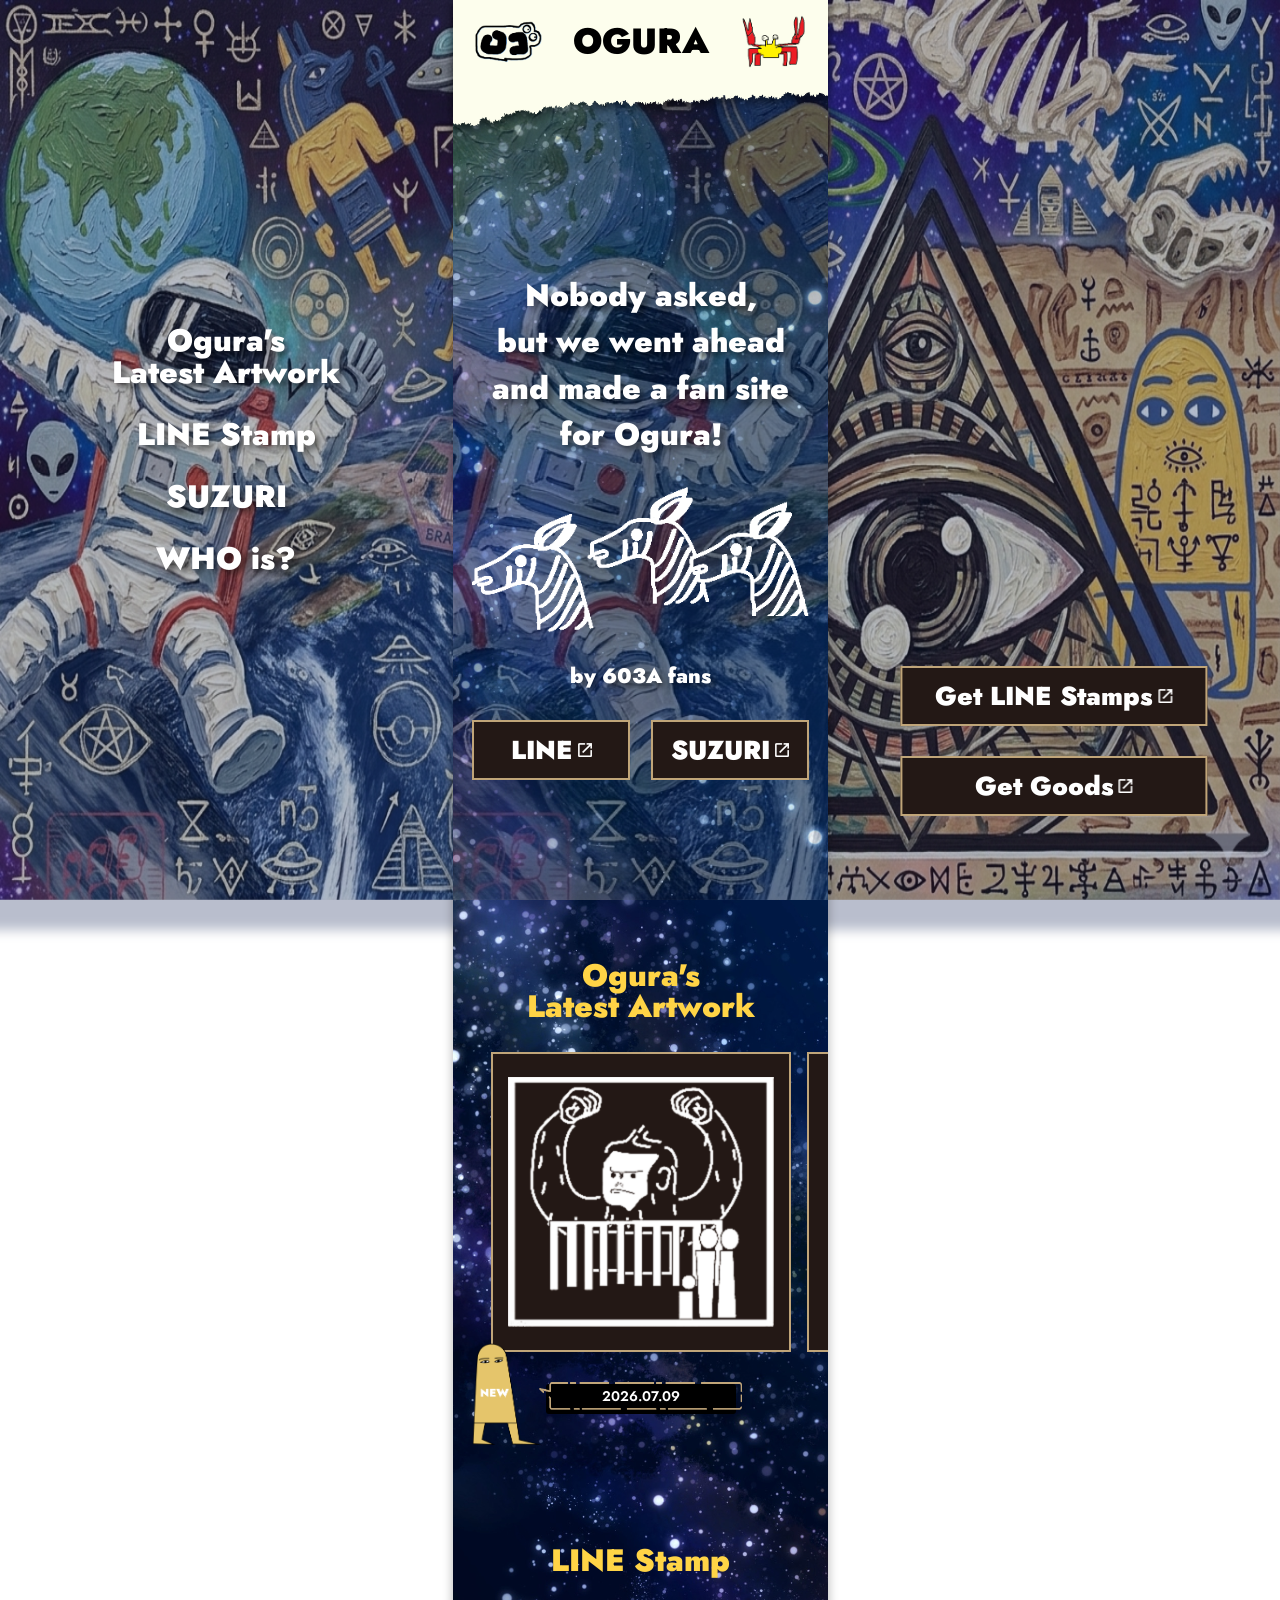
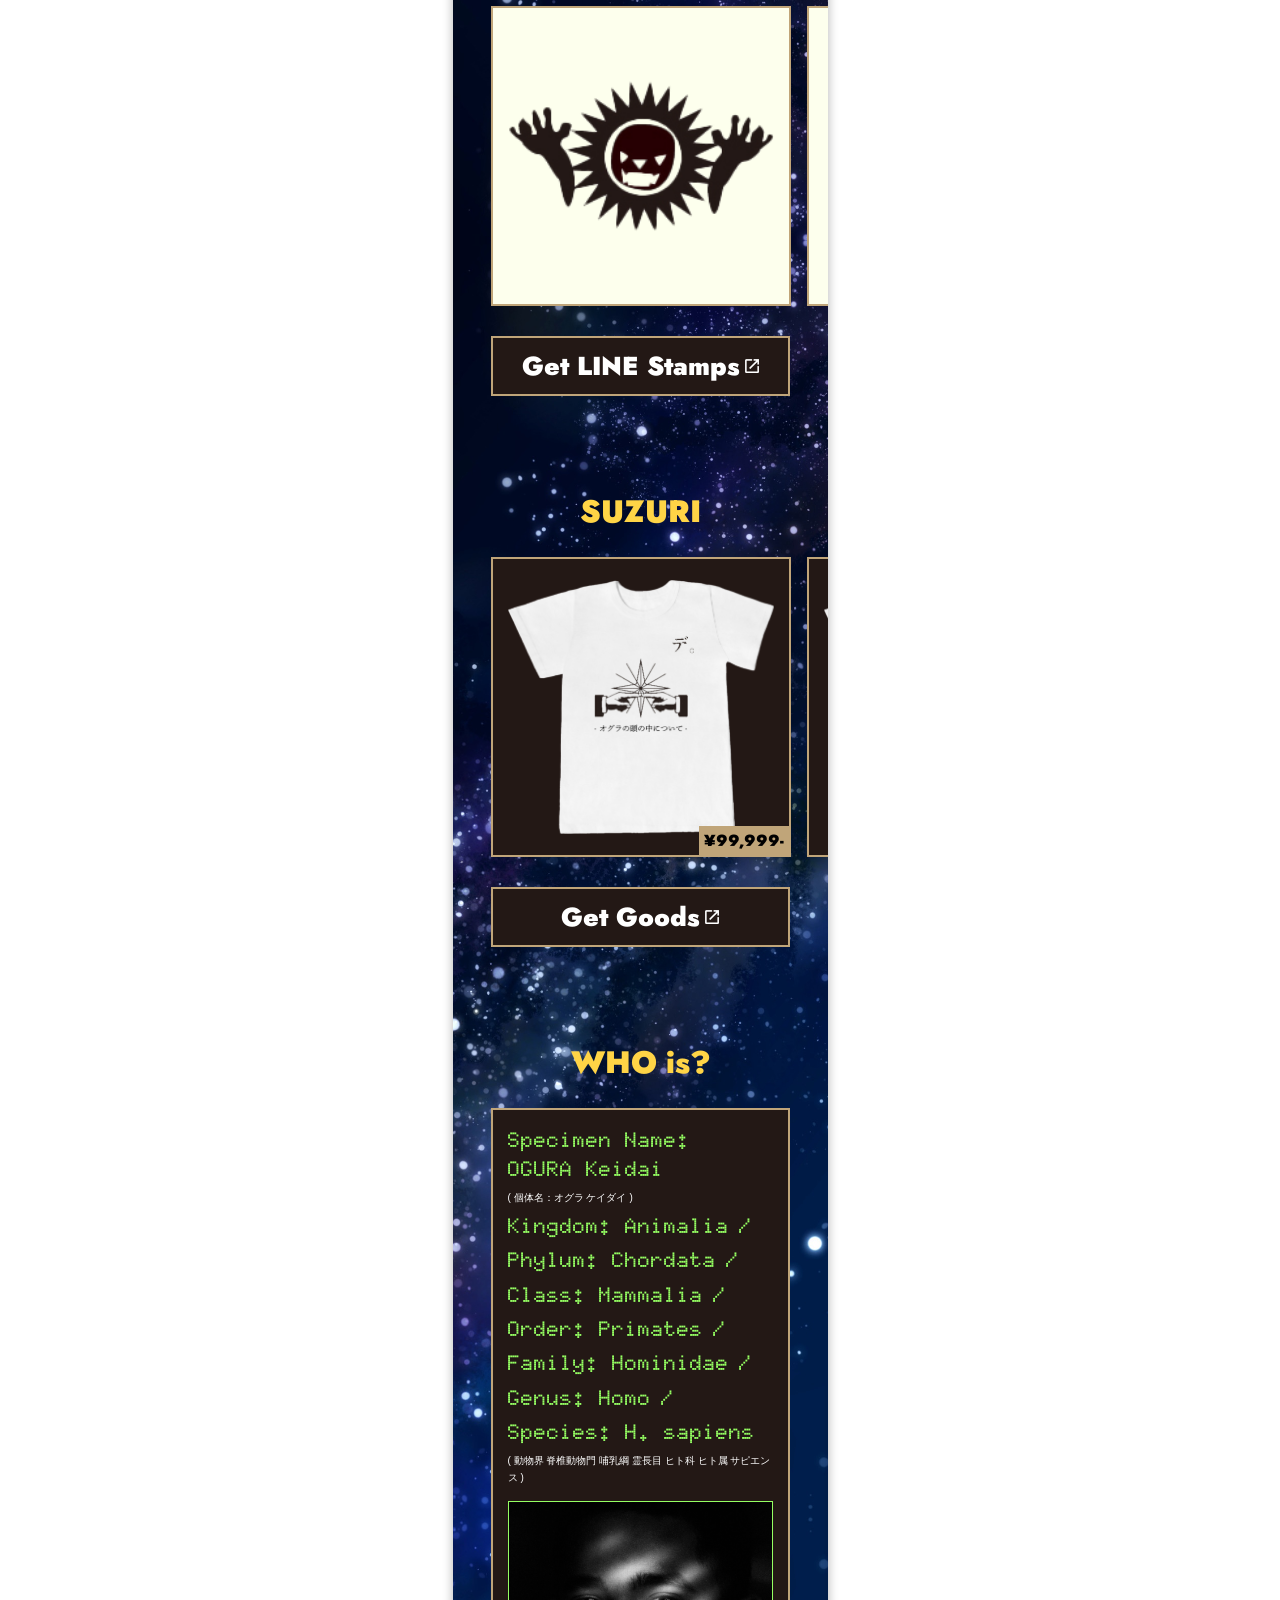
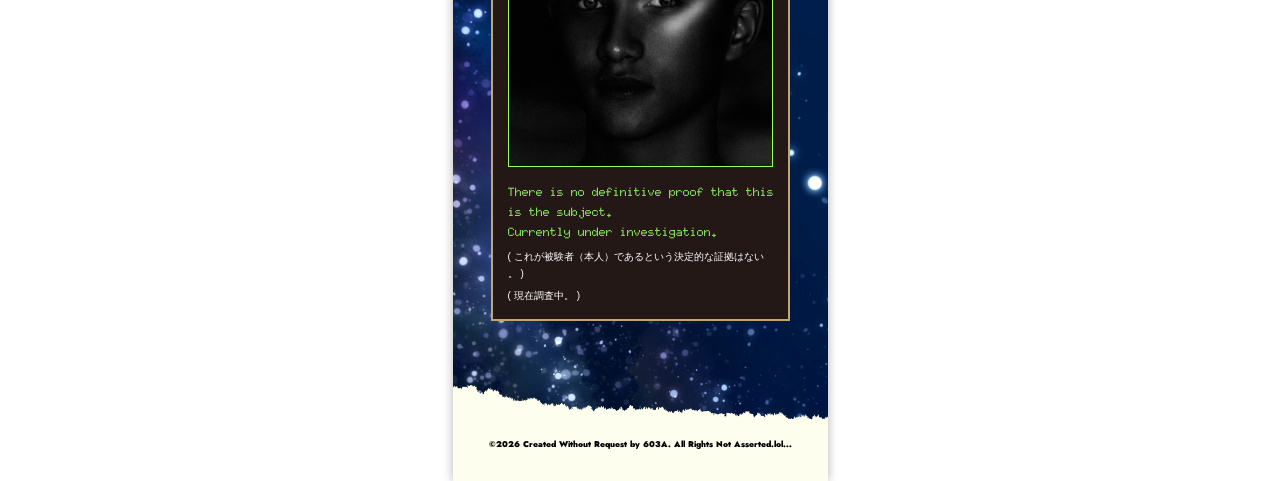
<file: ogura/index.html>
<!doctype html>
<html lang="ja">
  <head>
    <meta charset="UTF-8" />
    <meta name="viewport" content="width=device-width, initial-scale=1.0" />
    <link rel="stylesheet" href="css/style.css" />
    <link rel="preconnect" href="https://fonts.googleapis.com" />
    <link rel="preconnect" href="https://fonts.gstatic.com" crossorigin />
    <link
      href="https://fonts.googleapis.com/css2?family=Doto:wght@100..900&family=Jost:ital,wght@0,100..900;1,100..900&display=swap"
      rel="stylesheet"
    />
    <title>Unofficial Ogura Fan Site</title>
  </head>
  <body id="top">
    <div id="wrapper">
      <img class="pc-bg" src="img/main-bg.png" alt="pc background" />
      <div class="wrap-bg">
        <header>
          <div class="nav-wrap">
            <div class="sp-header">
              <div class="header-logo">
                <a href="index.html">
                  <img src="img/logo.png" alt="Unofficial Ogura Fan Site" />
                </a>
              </div>
              <h1>OGURA</h1>
              <div class="burger-btn">
                <picture>
                  <source media="(min-width: 768px)" srcset="img/cancer.png" />
                  <img src="img/burger-btn-closed@2x.png" alt="burger button" />
                </picture>
              </div>
            </div>
            <div class="nav-overlay"></div>
            <nav class="global-nav">
              <ul class="menu">
                <li>
                  <a href="#artwork">Ogura's<br />Latest Artwork</a>
                </li>
                <li><a href="#line-stamp">LINE Stamp</a></li>
                <li><a href="#suzuri">SUZURI</a></li>
                <li><a href="#who-is">WHO is?</a></li>
              </ul>
              <ul class="button-list">
                <li>
                  <div class="btns">
                    <div class="btn">
                      <a href="btn.com" target="_blank">Get LINE Stamps</a>
                    </div>
                  </div>
                </li>
                <li>
                  <div class="btns">
                    <div class="btn">
                      <a href="btn.com" target="_blank">Get Goods</a>
                    </div>
                  </div>
                </li>
              </ul>
            </nav>
          </div>
        </header>
        <main>
          <div id="mv" class="mv">
            <div class="mv-bg"></div>
            <div class="wrap90">
              <p class="catch">
                Nobody asked,<br />
                but we went ahead<br />
                and made a fan site<br />
                for Ogura!
              </p>
              <img src="img/simauma-kun-tati.png" alt="zebras" />
              <p class="from">by 603A fans</p>
              <div class="btns">
                <div class="btn">
                  <a href="#" target="_blank">LINE</a>
                </div>
                <div class="btn">
                  <a href="#" target="_blank">SUZURI</a>
                </div>
              </div>
            </div>
          </div>
          <div class="wrap90">
            <section class="artwork" id="artwork">
              <h2 class="section-title">Ogura's<br />Latest Artwork</h2>
              <div class="wrap80">
                <div class="carousel-container">
                  <ul class="carousel-track">
                    <li class="carousel-slide">
                      <img src="img/gorira@2x@2x.png" alt="gorilla" />
                    </li>
                    <li class="carousel-slide">
                      <img src="img/mejed@2x.png" alt="mejed" />
                    </li>
                    <li class="carousel-slide">
                      <img src="img/rocket-to-top.webp" alt="rocket" />
                    </li>
                  </ul>
                </div>
              </div>
              <div class="detail">
                <img src="img/mejed-new.png" alt="mejed" />
                <p class="text">2026.07.09</p>
              </div>
            </section>
            <section class="line-stamp" id="line-stamp">
              <h2 class="section-title">LINE Stamp</h2>
              <div class="wrap80">
                <div class="carousel-container">
                  <ul class="carousel-track">
                    <li class="carousel-slide">
                      <img src="img/lion.png" alt="lion" />
                    </li>
                    <li class="carousel-slide">
                      <img
                        src="img/mizunoikimono_syoumennozarigani.png"
                        alt="zarigani"
                      />
                    </li>
                    <li class="carousel-slide">
                      <img src="img/cancer.png" alt="kani" />
                    </li>
                  </ul>
                </div>
                <div class="btns">
                  <div class="btn">
                    <a href="btn.com" target="_blank">Get LINE Stamps</a>
                  </div>
                </div>
              </div>
            </section>
            <section class="suzuri" id="suzuri">
              <h2 class="section-title">SUZURI</h2>
              <div class="wrap80">
                <div class="carousel-container">
                  <ul class="carousel-track">
                    <li class="carousel-slide">
                      <img src="img/tshirt-de.png" alt="de tshirt" />
                    </li>
                    <li class="carousel-slide">
                      <img src="img/tshirt-zebra.png" alt="zebra tshirt" />
                    </li>
                    <li class="carousel-slide">
                      <img src="img/tshirt-logo.png" alt="logo tshirt" />
                    </li>
                  </ul>
                </div>
                <div class="btns">
                  <div class="btn">
                    <a href="btn.com" target="_blank">Get Goods</a>
                  </div>
                </div>
              </div>
            </section>
            <section class="who-is" id="who-is">
              <h2 class="section-title">WHO is?</h2>
              <div class="wrap80">
                <div class="frame">
                  <p class="detail name">
                    Specimen Name:<br />
                    OGURA Keidai
                  </p>
                  <p class="add-small jp">
                    個体名：オグラ ケイダ<span class="last-letter">イ</span>
                  </p>
                  <p class="detail">Kingdom: Animalia</p>
                  <p class="detail">Phylum: Chordata</p>
                  <p class="detail">Class: Mammalia</p>
                  <p class="detail">Order: Primates</p>
                  <p class="detail">Family: Hominidae</p>
                  <p class="detail">Genus: Homo</p>
                  <p class="detail">Species: H. sapiens</p>
                  <p class="add-small jp">
                    動物界 脊椎動物門 哺乳綱 霊長目 ヒト科 ヒト属 サピエン<span
                      class="last-letter"
                      >ス</span
                    >
                  </p>
                  <div class="portrait hidden-gem-trigger"></div>
                  <p class="add-small en">
                    There is no definitive proof that this is the subject.<br />
                    Currently under investigation.
                  </p>
                  <p class="add-small jp">
                    これが被験者（本人）であるという決定的な証拠はない<span
                      class="last-letter"
                      >。</span
                    >
                  </p>
                  <p class="add-small jp">
                    現在調査中<span class="last-letter">。</span>
                  </p>
                </div>
              </div>
            </section>
          </div>
        </main>
        <footer>
          <p class="copy">
            <small>
              ©2026 Created Without Request by 603A. All Rights Not
              Asserted.lol...
            </small>
          </p>
        </footer>
      </div>
      <!-- top戻るボタン -->
      <a href="#top" id="to-top-btn" class="to-top-btn">
        <div>
          <img src="img/rocket-to-top.webp" alt="to top button" />
          <p>TOP</p>
        </div>
      </a>
    </div>
    <div id="hidden-gem">
      <div class="portrait">
        <p>世界は修復されるだろうか。</p>
      </div>
    </div>
  </body>
  <!-- js -->
  <script src="https://ajax.googleapis.com/ajax/libs/jquery/3.7.1/jquery.min.js"></script>
  <script type="text/javascript" src="js/main.js"></script>
</html>
</file>
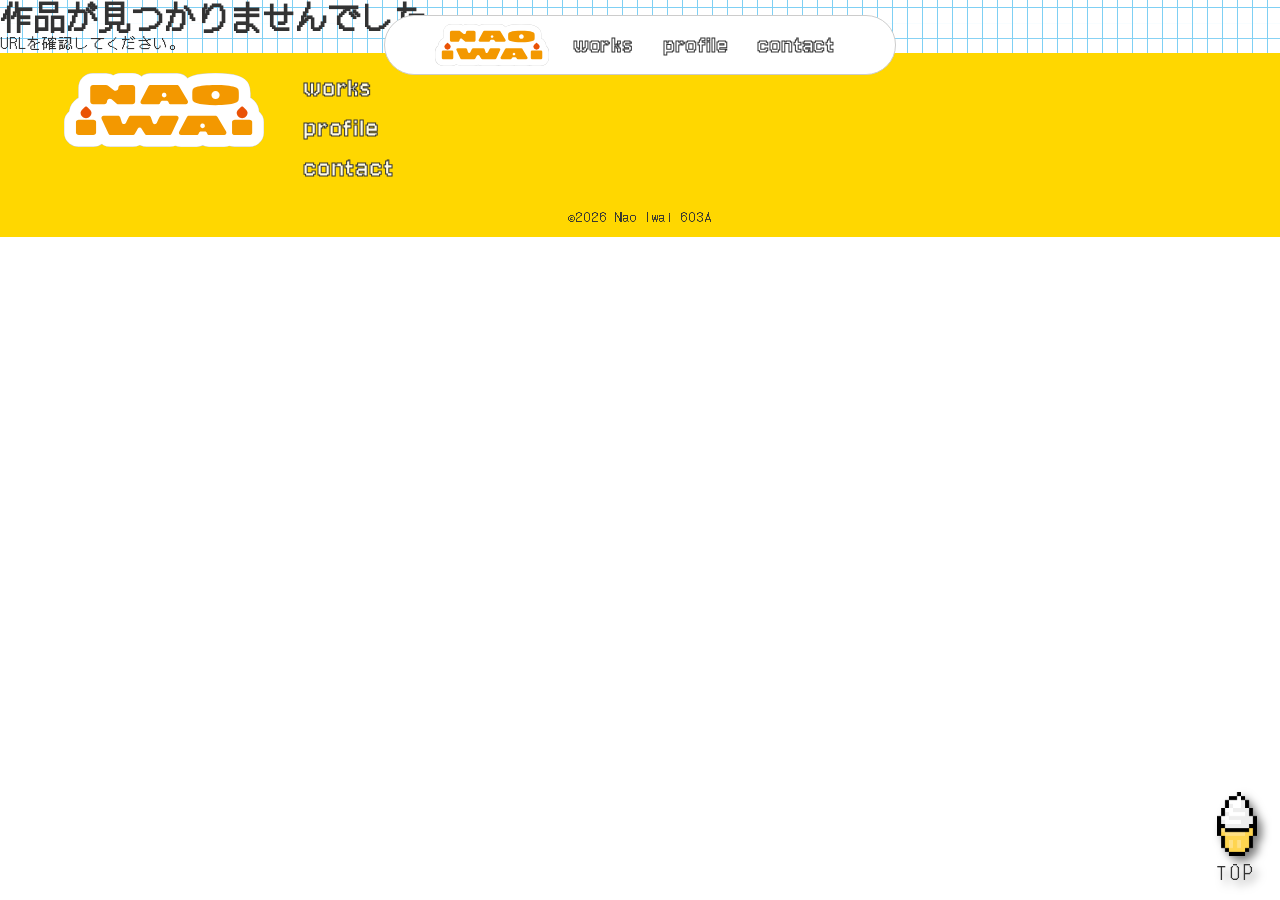
<file: work-detail.html>
<!doctype html>
<html lang="ja">
  <head>
    <meta charset="UTF-8" />
    <meta name="viewport" content="width=device-width, initial-scale=1.0" />
    <link rel="stylesheet" href="css/common.css" />
    <link rel="stylesheet" href="css/work-detail.css" />
    <link rel="preconnect" href="https://fonts.googleapis.com" />
    <link rel="preconnect" href="https://fonts.gstatic.com" crossorigin />
    <link
      href="https://fonts.googleapis.com/css2?family=Afacad:ital,wght@0,400..700;1,400..700&family=Coral+Pixels&family=DotGothic16&family=Jersey+10&family=Kiwi+Maru&family=Noto+Serif+JP:wght@200..900&display=swap"
      rel="stylesheet"
    />
    <title>portfolio</title>
  </head>
  <body id="top" class="work-detail is-under">
    <header class="is-scrolled">
      <div class="logo">
        <a href="index.html">
          <img src="img/svg/logo-yellow-stroke.svg" alt="logo" />
        </a>
      </div>
      <nav class="global-nav">
        <ul>
          <li><a href="works.html">works</a></li>
          <li><a href="index.html#profile">profile</a></li>
          <li><a href="index.html#contact">contact</a></li>
        </ul>
      </nav>
    </header>
    <main id="project-container">
      <div class="wrap90">
        <div class="back-nav">
          <a href="works.html">一覧にもどる </a>
        </div>
        <section>
          <h1 id="title">読み込み中...</h1>
          <div class="bg-wrap">
            <p id="category"></p>
            <p id="skill"></p>
            <p id="period"></p>
            <p id="description"></p>
            <a id="url" href="" class="more-btn" target="_blank">みる</a>
          </div>
          <div class="img-comtainer">
            <img id="imgMain" src="" alt="作品イメージ" />
            <img id="imgSP" src="" alt="作品イメージ" />
          </div>
        </section>
      </div>
    </main>
    <footer>
      <div class="footer-wrap">
        <div class="logo">
          <a href="index.html">
            <img src="img/svg/logo-yellow-stroke.svg" alt="logo" />
          </a>
        </div>
        <nav class="global-nav">
          <ul>
            <li><a href="works.html">works</a></li>
            <li><a href="index.html#profile">profile</a></li>
            <li><a href="index.html#contact">contact</a></li>
          </ul>
        </nav>
      </div>
      <div class="copy"><small>&copy;2026 Nao Iwai 603A</small></div>
    </footer>
    <!-- topへもどるボタン -->
    <a href="#top" class="to-top-btn">
      <div>
        <img src="img/softcream_milk.png" alt="topへもどるボタン" />
        <p>TOP</p>
      </div>
    </a>
  </body>
  <!-- js -->
  <script src="https://ajax.googleapis.com/ajax/libs/jquery/3.7.1/jquery.min.js"></script>
  <script type="text/javascript" src="js/main.js"></script>
</html>
</file>
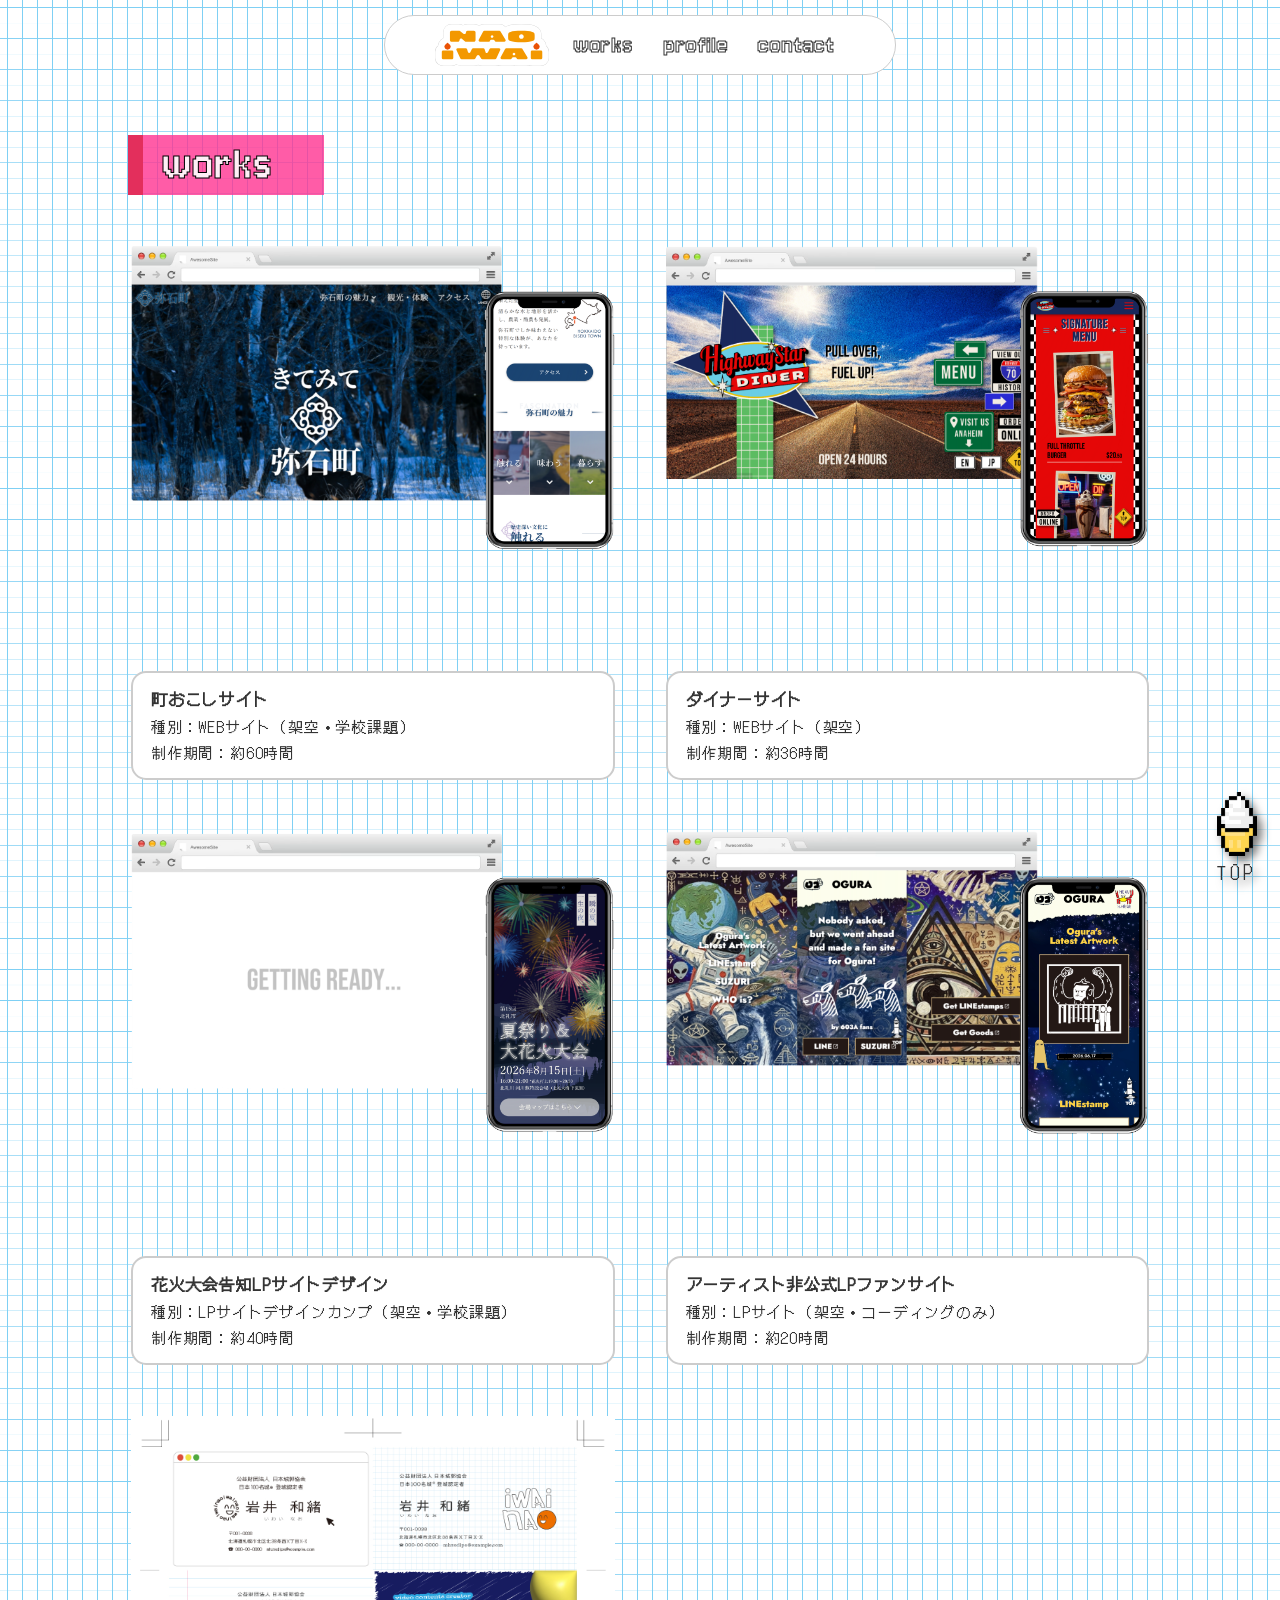
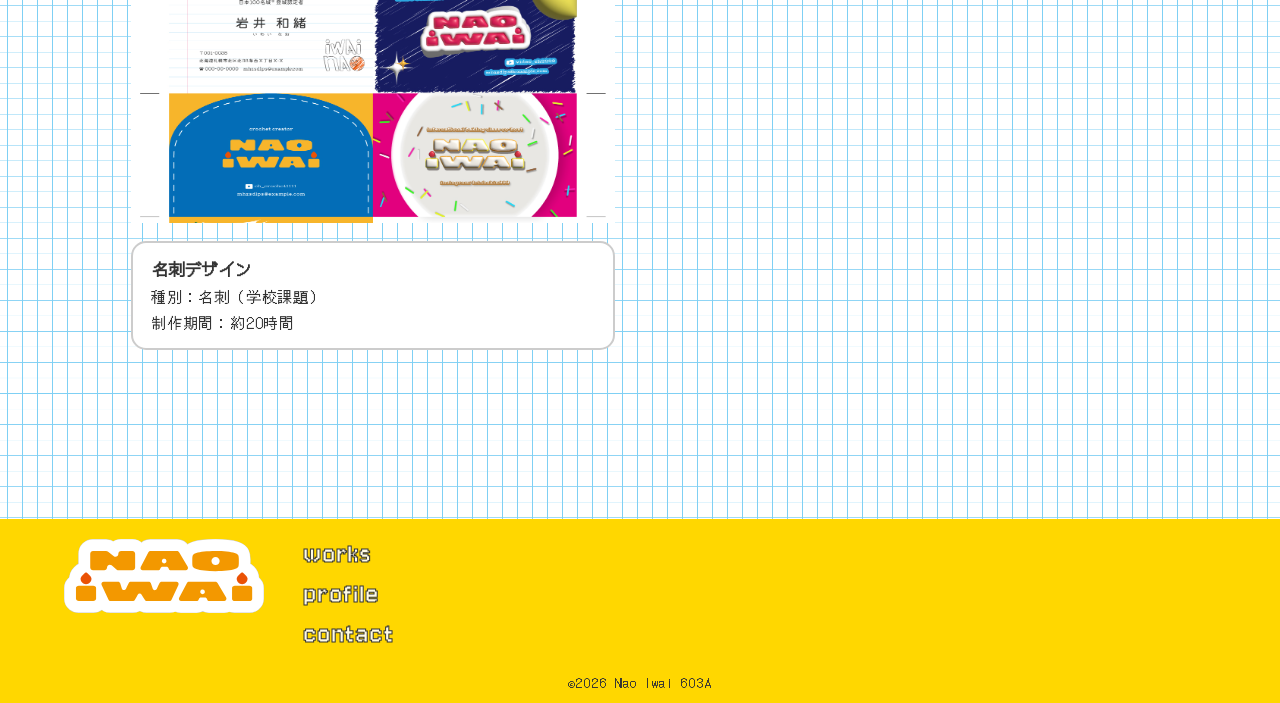
<file: works.html>
<!doctype html>
<html lang="ja">
  <head>
    <meta charset="UTF-8" />
    <meta name="viewport" content="width=device-width, initial-scale=1.0" />
    <link rel="stylesheet" href="css/common.css" />
    <link rel="stylesheet" href="css/works.css" />
    <link rel="preconnect" href="https://fonts.googleapis.com" />
    <link rel="preconnect" href="https://fonts.gstatic.com" crossorigin />
    <link
      href="https://fonts.googleapis.com/css2?family=Afacad:ital,wght@0,400..700;1,400..700&family=Coral+Pixels&family=DotGothic16&family=Jersey+10&family=Kiwi+Maru&family=Noto+Serif+JP:wght@200..900&display=swap"
      rel="stylesheet"
    />
    <title>制作一覧</title>
  </head>
  <body id="top" class="is-under">
    <header class="is-scrolled">
      <div class="logo">
        <a href="index.html">
          <img src="img/svg/logo-yellow-stroke.svg" alt="logo" />
        </a>
      </div>
      <nav class="global-nav">
        <ul>
          <li><a href="works.html">works</a></li>
          <li><a href="index.html#profile">profile</a></li>
          <li><a href="index.html#contact">contact</a></li>
        </ul>
      </nav>
    </header>
    <main id="project-container">
      <div class="wrap90">
        <section class="works" id="works">
          <h1 class="section-title">works</h1>
          <ul class="works-list">
            <li>
              <a href="work-detail.html?id=biseki">
                <div class="work-item">
                  <div class="img website">
                    <img
                      class="mock-pc"
                      src="img/work-biseki-pc.png"
                      alt="弥石町サイトイメージPC"
                    />
                    <img
                      class="mock-sp"
                      src="img/work-biseki-sp.png"
                      alt="弥石町サイトイメージSP"
                    />
                  </div>
                  <div class="info">
                    <p class="title">町おこしサイト</p>
                    <p>種別：WEBサイト（架空・学校課題）</p>
                    <p>制作期間：約60時間</p>
                  </div>
                </div>
              </a>
            </li>
            <li>
              <a href="work-detail.html?id=diner">
                <div class="work-item">
                  <div class="img website">
                    <img
                      class="mock-pc"
                      src="img/work-diner-pc.png"
                      alt="ダイナーサイトイメージPC"
                    />
                    <img
                      class="mock-sp"
                      src="img/work-diner-sp.png"
                      alt="ダイナーサイトイメージSP"
                    />
                  </div>
                  <div class="info">
                    <p class="title">ダイナーサイト</p>
                    <p>種別：WEBサイト（架空）</p>
                    <p>制作期間：約36時間</p>
                  </div>
                </div>
              </a>
            </li>
            <li>
              <a href="work-detail.html?id=hokurei">
                <div class="work-item">
                  <div class="img website">
                    <img
                      class="mock-pc"
                      src="img/work-pc-ready.png"
                      alt="花火大会LPサイトイメージPC"
                    />
                    <img
                      class="mock-sp"
                      src="img/work-hokurei1.png"
                      alt="花火大会LPサイトイメージSP"
                    />
                  </div>
                  <div class="info">
                    <p class="title">花火大会告知LPサイトデザイン</p>
                    <p>種別：LPサイトデザインカンプ（架空・学校課題）</p>
                    <p>制作期間：約40時間</p>
                  </div>
                </div>
              </a>
            </li>
            <li>
              <a href="work-detail.html?id=ogura">
                <div class="work-item">
                  <div class="img website">
                    <img
                      class="mock-pc"
                      src="img/work-ogura-pc.png"
                      alt="非公式LPファンサイトイメージPC"
                    />
                    <img
                      class="mock-sp"
                      src="img/work-ogura-sp.png"
                      alt="非公式LPファンサイトイメージSP"
                    />
                  </div>
                  <div class="info">
                    <p class="title">アーティスト非公式LPファンサイト</p>
                    <p>種別：LPサイト（架空・コーディングのみ）</p>
                    <p>制作期間：約20時間</p>
                  </div>
                </div>
              </a>
            </li>
            <li>
              <a href="work-detail.html?id=card">
                <div class="work-item">
                  <div class="img">
                    <img
                      class="mock-pc"
                      src="img/work-card.jpg"
                      alt="名刺デザインイメージ"
                    />
                  </div>
                  <div class="info">
                    <p class="title">名刺デザイン</p>
                    <p>種別：名刺（学校課題）</p>
                    <p>制作期間：約20時間</p>
                  </div>
                </div>
              </a>
            </li>
          </ul>
          <!-- <a href="works.html" class="more-btn">もっとみる</a> -->
        </section>
      </div>
    </main>
    <footer>
      <div class="footer-wrap">
        <div class="logo">
          <a href="index.html">
            <img src="img/svg/logo-yellow-stroke.svg" alt="logo" />
          </a>
        </div>
        <nav class="global-nav">
          <ul>
            <li><a href="works.html">works</a></li>
            <li><a href="index.html#profile">profile</a></li>
            <li><a href="index.html#contact">contact</a></li>
          </ul>
        </nav>
      </div>
      <div class="copy"><small>&copy;2026 Nao Iwai 603A</small></div>
    </footer>
    <!-- topへもどるボタン -->
    <a href="#top" class="to-top-btn">
      <div>
        <img src="img/softcream_milk.png" alt="topへもどるボタン" />
        <p>TOP</p>
      </div>
    </a>
  </body>
  <!-- js -->
  <script src="https://ajax.googleapis.com/ajax/libs/jquery/3.7.1/jquery.min.js"></script>
  <script type="text/javascript" src="js/main.js"></script>
</html>
</file>
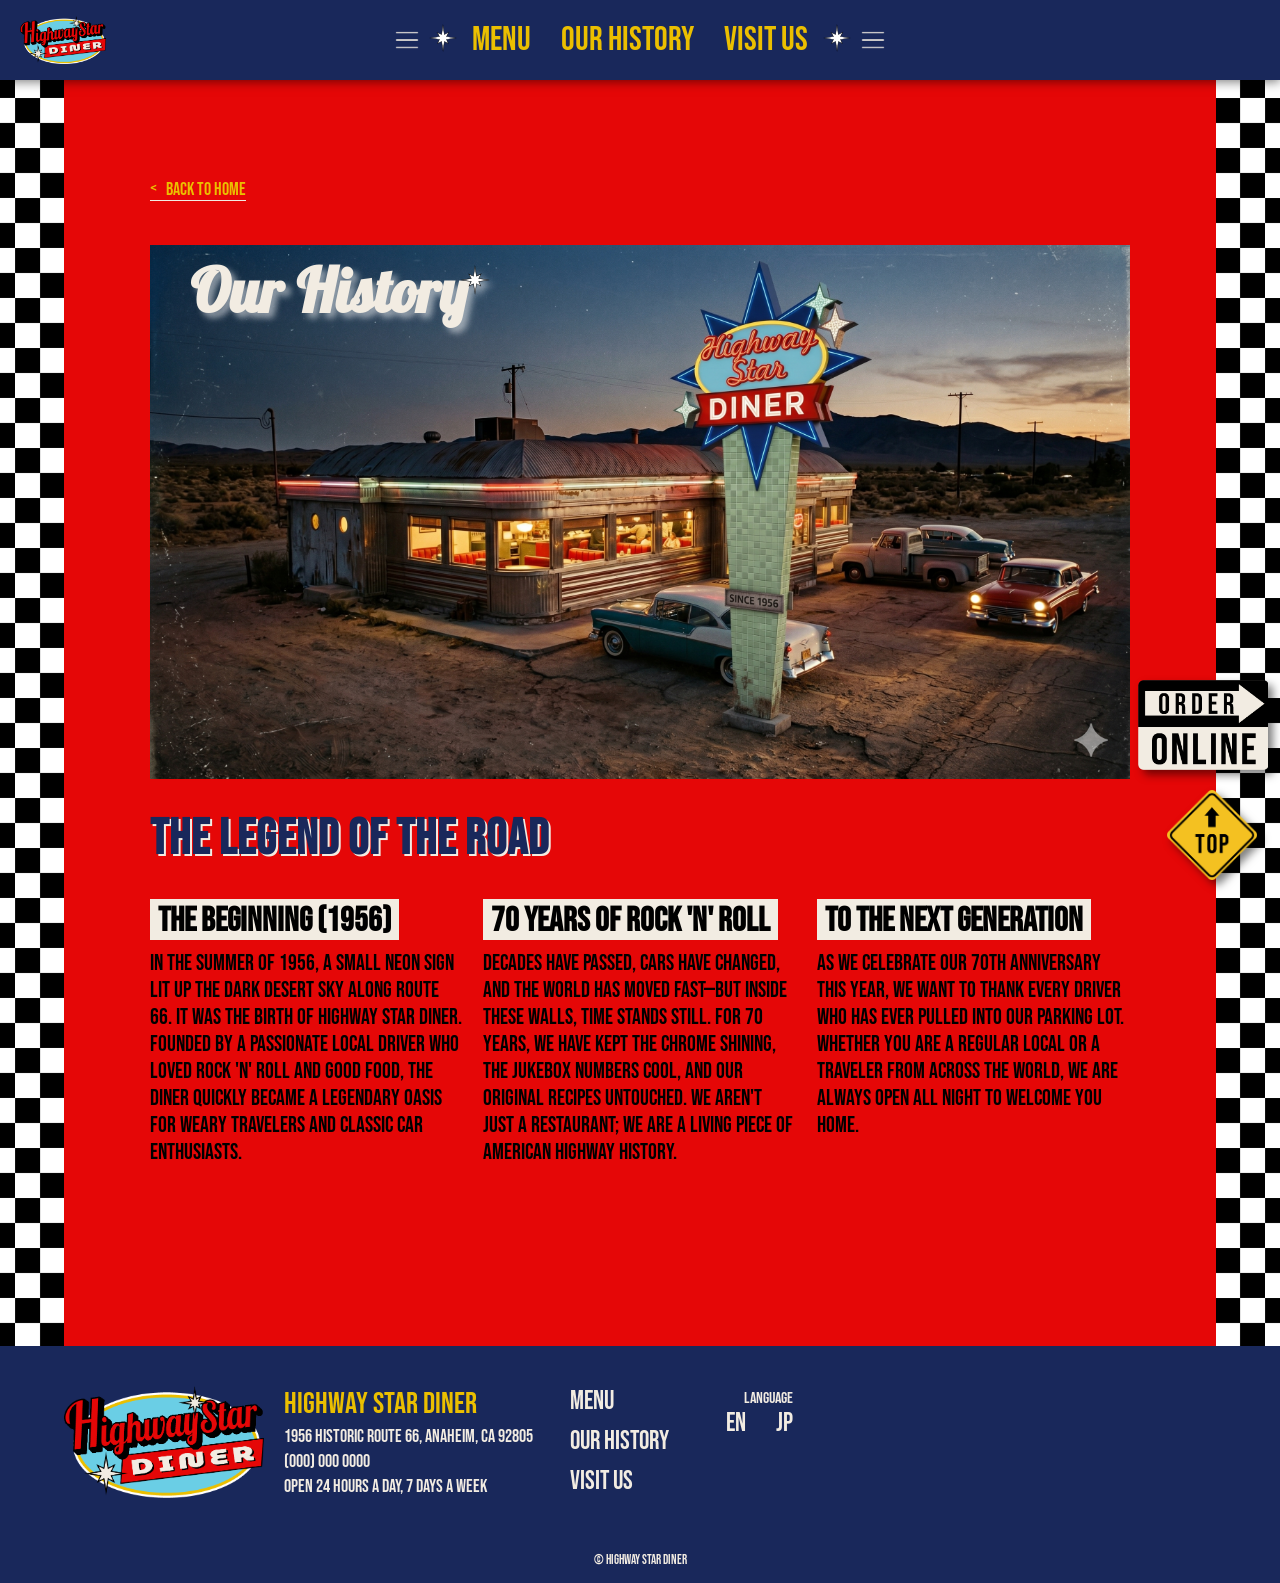
<file: diner/history.html>
<!doctype html>
<html lang="ja">
  <head>
    <meta charset="UTF-8" />
    <meta name="viewport" content="width=device-width, initial-scale=1.0" />
    <link rel="stylesheet" href="css/common.css" />
    <link rel="stylesheet" href="css/history.css" />
    <link rel="preconnect" href="https://fonts.googleapis.com" />
    <link rel="preconnect" href="https://fonts.gstatic.com" crossorigin />
    <link
      href="https://fonts.googleapis.com/css2?family=Bebas+Neue&family=Lobster&family=Vast+Shadow&family=Zen+Maru+Gothic:wght@500;700;900&display=swap"
      rel="stylesheet"
    />
    <link rel="icon" href="img/logo.png" />
    <title>Our History | Highway Star Diner</title>
  </head>
  <body id="top" class="is-en sub-page">
    <div class="bg">
      <div class="mv">
        <header>
          <div class="header-logo">
            <a href="index.html">
              <img src="img/logo.png" alt="Highway Star Diner" />
            </a>
          </div>
          <div class="sp-nav">
            <div class="burger-btn">
              <span></span>
              <span></span>
              <span></span>
            </div>
          </div>
          <div class="nav-overlay"></div>
          <nav class="main-nav">
            <ul>
              <li class="menu">
                <a href="menu.html">
                  <p>Menu</p>
                </a>
              </li>
              <li class="history">
                <a href="history.html">
                  <p>Our History</p>
                </a>
              </li>
              <li class="visit">
                <a href="index.html#visit">
                  <p>Visit Us</p>
                </a>
              </li>
              <li class="languages">
                <p class="en-btn active">EN</p>
                <p class="jp-btn">JP</p>
              </li>
            </ul>
          </nav>
        </header>
      </div>
      <main>
        <div class="wrap">
          <div class="back-nav">
            <a href="index.html">
              <span class="lang lang-en">BACK TO HOME</span>
              <span class="lang lang-jp">トップページにもどる</span>
            </a>
          </div>
          <section class="detail">
            <div class="title-box">
              <h1 class="title">Our History</h1>
              <img src="img/diner-old.png" alt="our history image" />
            </div>
            <h2>
              <span class="lang lang-en">THE LEGEND OF THE ROAD</span>
              <span class="lang lang-jp">ハイウェイの伝説</span>
            </h2>
            <div class="desc">
              <div class="desc-item">
                <h3>
                  <span class="lang lang-en">The Beginning (1956)</span>
                  <span class="lang lang-jp">始まり（1956年）</span>
                </h3>
                <p>
                  <span class="lang lang-en">
                    In the summer of 1956, a small neon sign lit up the dark
                    desert sky along Route 66. It was the birth of HIGHWAY STAR
                    DINER. Founded by a passionate local driver who loved rock
                    'n' roll and good food, the diner quickly became a legendary
                    oasis for weary travelers and classic car enthusiasts.
                  </span>
                  <span class="lang lang-jp">
                    1956年の夏、ルート66沿いの暗い砂漠の空に、小さなネオンサインが灯りました。それがハイウェイスター・ダイナーの誕生です。ロックンロールと美味い飯を愛した地元の熱いドライバーによって創業者されたこのダイナーは、すぐに疲れ果てた旅人やクラシックカー好きが集まる伝説のオアシスとなりました。
                  </span>
                </p>
              </div>
              <div class="desc-item">
                <h3>
                  <span class="lang lang-en">70 Years of Rock 'n' Roll</span>
                  <span class="lang lang-jp">ロックンロールの70年</span>
                </h3>
                <p>
                  <span class="lang lang-en">
                    Decades have passed, cars have changed, and the world has
                    moved fast—but inside these walls, time stands still. For 70
                    years, we have kept the chrome shining, the jukebox numbers
                    cool, and our original recipes untouched. We aren't just a
                    restaurant; we are a living piece of American highway
                    history.
                  </span>
                  <span class="lang lang-jp">
                    何十年もの歳月が流れ、車は変わり、世界はハイスピードで動いていきました。しかしこの店の中だけは、時間が止まっています。70年間、私たちはクロームの輝きを、ジュークボックスのクールなナンバーを、創業当時のレシピを保ち守り続けてきました。ここはただの飲食店ではありません。アメリカのハイウェイの歴史そのものなのです。
                  </span>
                </p>
              </div>
              <div class="desc-item">
                <h3>
                  <span class="lang lang-en"> To the Next Generation</span>
                  <span class="lang lang-jp">次の世代へ</span>
                </h3>
                <p>
                  <span class="lang lang-en">
                    As we celebrate our 70th anniversary this year, we want to
                    thank every driver who has ever pulled into our parking lot.
                    Whether you are a regular local or a traveler from across
                    the world, we are always open all night to welcome you home.
                  </span>
                  <span class="lang lang-jp">
                    今年、70周年を迎えるにあたり、私たちの駐車場に車を寄せてくれたすべてのドライバーに感謝を捧げます。地元の常連さんも、世界中からやってくる旅人も、私たちはあなたを「おかえり」と迎えるために、今夜も一晩中灯りをともして待っています。
                  </span>
                </p>
              </div>
            </div>
          </section>
        </div>
      </main>
      <footer>
        <div class="footer-wrap">
          <div class="footer-info">
            <div class="logo">
              <a href="index.html">
                <img src="img/logo.png" alt="highway star diner logo" />
              </a>
            </div>
            <div class="info">
              <p class="name">Highway Star Diner</p>
              <p>1956 Historic Route 66, Anaheim, CA 92805</p>
              <p class="sub-text">(000) 000 0000</p>
              <p class="sub-text">
                <span class="lang lang-en">
                  Open 24 hours a day, 7 days a week
                </span>
                <span class="lang lang-jp"> 年中無休・24時間営業 </span>
              </p>
            </div>
          </div>
          <nav class="footer-nav">
            <ul>
              <li class="menu">
                <a href="menu.html">
                  <p>Menu</p>
                </a>
              </li>
              <li class="history">
                <a href="history.html">
                  <p>Our History</p>
                </a>
              </li>
              <li class="visit">
                <a href="index.html#visit">
                  <p>Visit Us</p>
                </a>
              </li>
              <li class="language">
                <p class="lang-title">Language</p>
                <div class="lang">
                  <p class="en-btn active">EN</p>
                  <p class="jp-btn">JP</p>
                </div>
              </li>
            </ul>
          </nav>
        </div>
        <p class="copy"><small>&copy; Highway Star Diner</small></p>
      </footer>
    </div>
  </body>

  <!-- online orderボタン -->
  <a href="javascript:void(0)" class="order-btn">
    <div>
      <img src="img/sign-order@2x.png" alt="" />
    </div>
  </a>
  <!-- top戻るボタン -->
  <a href="#top" class="to-top-btn">
    <div>
      <img src="img/sign-top@2x.png" alt="" />
    </div>
  </a>

  <!-- js -->
  <script src="https://ajax.googleapis.com/ajax/libs/jquery/3.7.1/jquery.min.js"></script>
  <script type="text/javascript" src="js/main.js"></script>
</html>
</file>
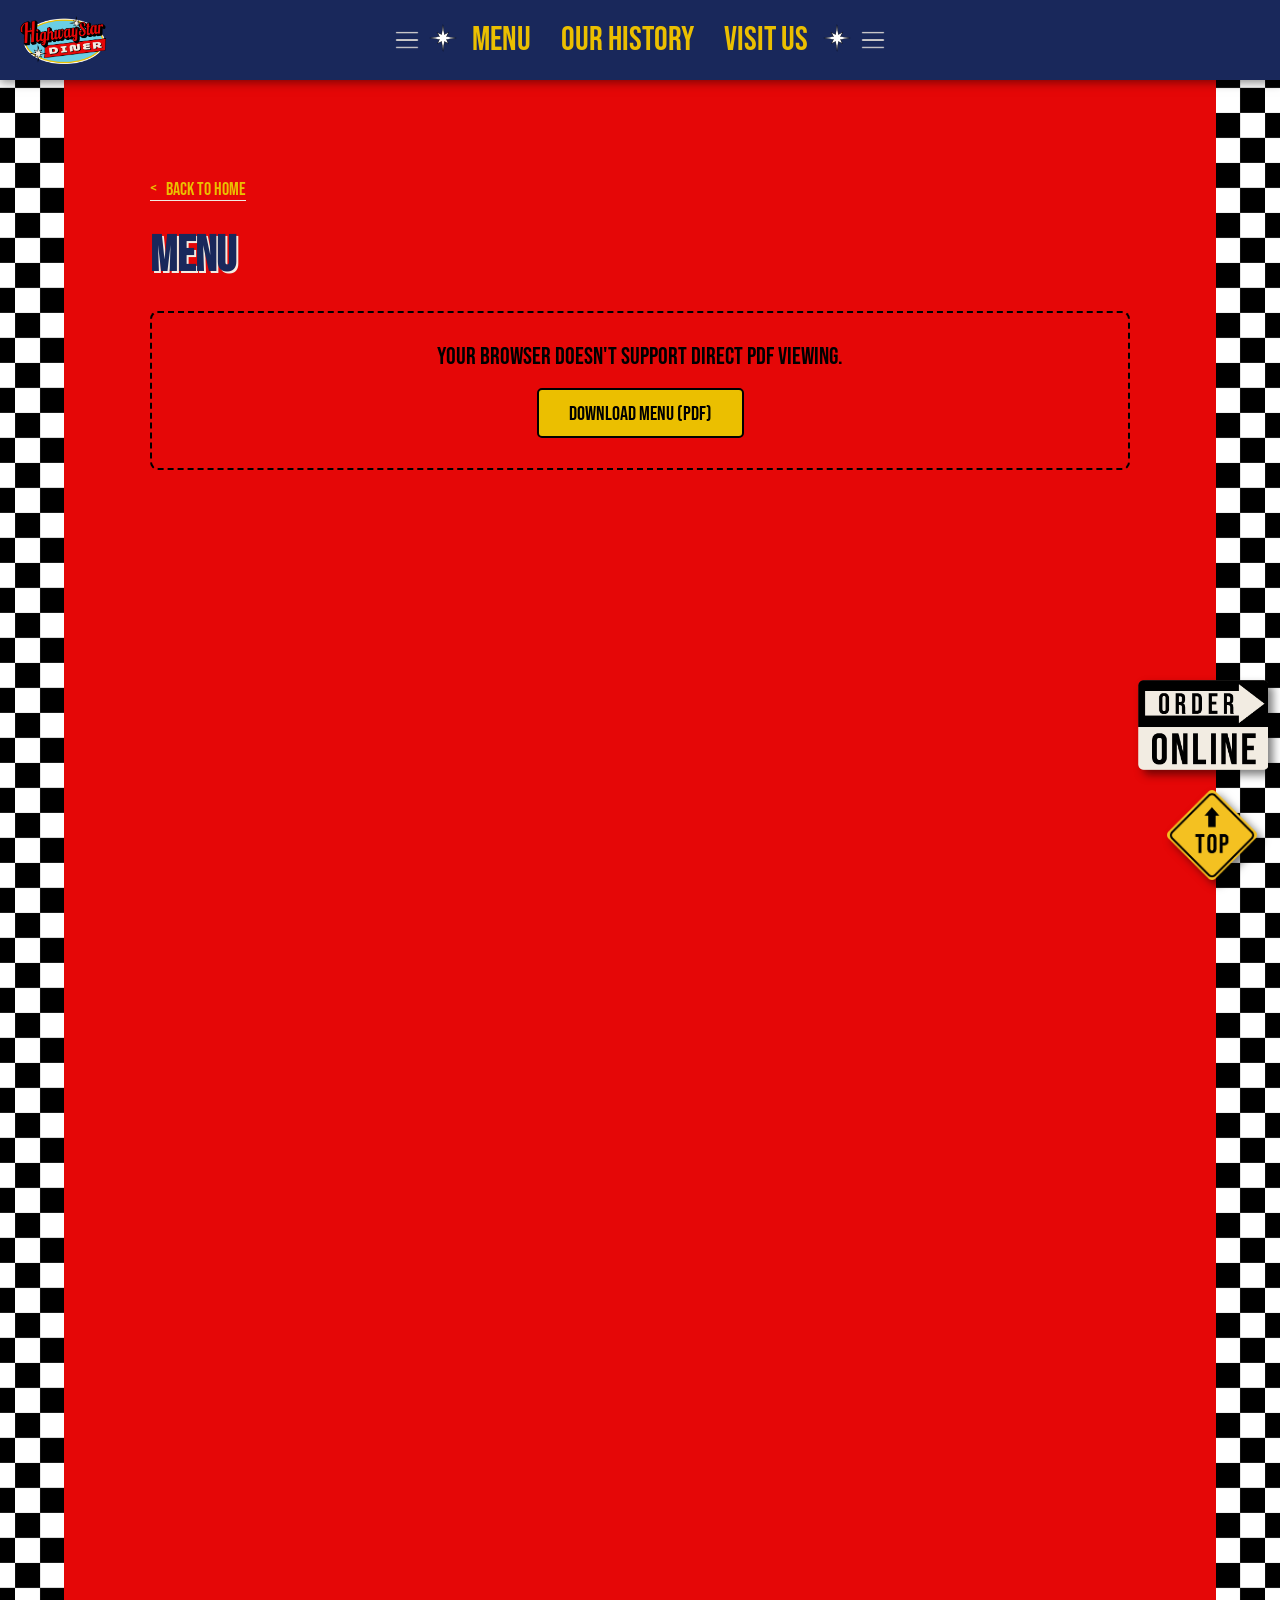
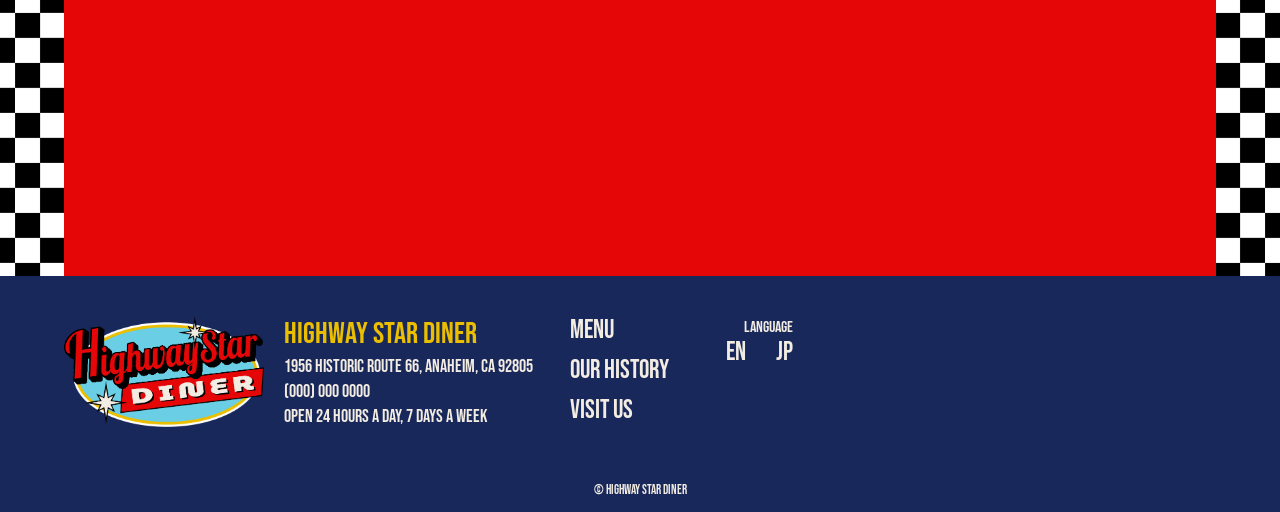
<file: diner/menu.html>
<!doctype html>
<html lang="ja">
  <head>
    <meta charset="UTF-8" />
    <meta name="viewport" content="width=device-width, initial-scale=1.0" />
    <link rel="stylesheet" href="css/common.css" />
    <link rel="stylesheet" href="css/menu.css" />
    <link rel="preconnect" href="https://fonts.googleapis.com" />
    <link rel="preconnect" href="https://fonts.gstatic.com" crossorigin />
    <link
      href="https://fonts.googleapis.com/css2?family=Bebas+Neue&family=Lobster&family=Vast+Shadow&family=Zen+Maru+Gothic:wght@500;700;900&display=swap"
      rel="stylesheet"
    />
    <link rel="icon" href="img/logo.png" />
    <title>Menu | Highway Star Diner</title>
  </head>
  <body id="top" class="is-en sub-page">
    <div class="bg">
      <div class="mv">
        <header>
          <div class="header-logo">
            <a href="index.html">
              <img src="img/logo.png" alt="Highway Star Diner" />
            </a>
          </div>
          <div class="sp-nav">
            <div class="burger-btn">
              <span></span>
              <span></span>
              <span></span>
            </div>
          </div>
          <div class="nav-overlay"></div>
          <nav class="main-nav">
            <ul>
              <li class="menu">
                <a href="menu.html">
                  <p>Menu</p>
                </a>
              </li>
              <li class="history">
                <a href="history.html">
                  <p>Our History</p>
                </a>
              </li>
              <li class="visit">
                <a href="index.html#visit">
                  <p>Visit Us</p>
                </a>
              </li>
              <li class="languages">
                <p class="en-btn active">EN</p>
                <p class="jp-btn">JP</p>
              </li>
            </ul>
          </nav>
        </header>
      </div>
      <main>
        <div class="wrap">
          <div class="back-nav">
            <a href="index.html">
              <span class="lang lang-en">BACK TO HOME</span>
              <span class="lang lang-jp">トップページにもどる</span>
            </a>
          </div>
          <section class="menu">
            <h1 class="title">Menu</h1>
            <div class="pdf-container">
              <object
                data="img/menu.pdf#view=FitH"
                type="application/pdf"
                width="100%"
                height="100%"
              >
                <div class="pdf-fallback">
                  <p>
                    <span class="lang lang-en">
                      Your browser doesn't support direct PDF viewing.
                    </span>
                    <span class="lang lang-jp">
                      お使いのブラウザはPDFの直接表示に対応していません。
                    </span>
                  </p>
                  <a href="img/MENU.pdf" download class="pdf-download-btn">
                    <span class="lang-en">DOWNLOAD MENU (PDF)</span>
                    <span class="lang-jp">メニュー（PDF）をダウンロード</span>
                  </a>
                </div>
              </object>
            </div>
          </section>
        </div>
      </main>
      <footer>
        <div class="footer-wrap">
          <div class="footer-info">
            <div class="logo">
              <a href="index.html">
                <img src="img/logo.png" alt="highway star diner logo" />
              </a>
            </div>
            <div class="info">
              <p class="name">Highway Star Diner</p>
              <p>1956 Historic Route 66, Anaheim, CA 92805</p>
              <p class="sub-text">(000) 000 0000</p>
              <p class="sub-text">
                <span class="lang lang-en">
                  Open 24 hours a day, 7 days a week
                </span>
                <span class="lang lang-jp"> 年中無休・24時間営業 </span>
              </p>
            </div>
          </div>
          <nav class="footer-nav">
            <ul>
              <li class="menu">
                <a href="menu.html">
                  <p>Menu</p>
                </a>
              </li>
              <li class="history">
                <a href="history.html">
                  <p>Our History</p>
                </a>
              </li>
              <li class="visit">
                <a href="index.html#visit">
                  <p>Visit Us</p>
                </a>
              </li>
              <li class="language">
                <p class="lang-title">Language</p>
                <div class="lang">
                  <p class="en-btn active">EN</p>
                  <p class="jp-btn">JP</p>
                </div>
              </li>
            </ul>
          </nav>
        </div>
        <p class="copy"><small>&copy; Highway Star Diner</small></p>
      </footer>
    </div>
  </body>

  <!-- online orderボタン -->
  <a href="javascript:void(0)" class="order-btn">
    <div>
      <img src="img/sign-order@2x.png" alt="" />
    </div>
  </a>
  <!-- top戻るボタン -->
  <a href="#top" class="to-top-btn">
    <div>
      <img src="img/sign-top@2x.png" alt="" />
    </div>
  </a>

  <!-- js -->
  <script src="https://ajax.googleapis.com/ajax/libs/jquery/3.7.1/jquery.min.js"></script>
  <script type="text/javascript" src="js/main.js"></script>
</html>
</file>
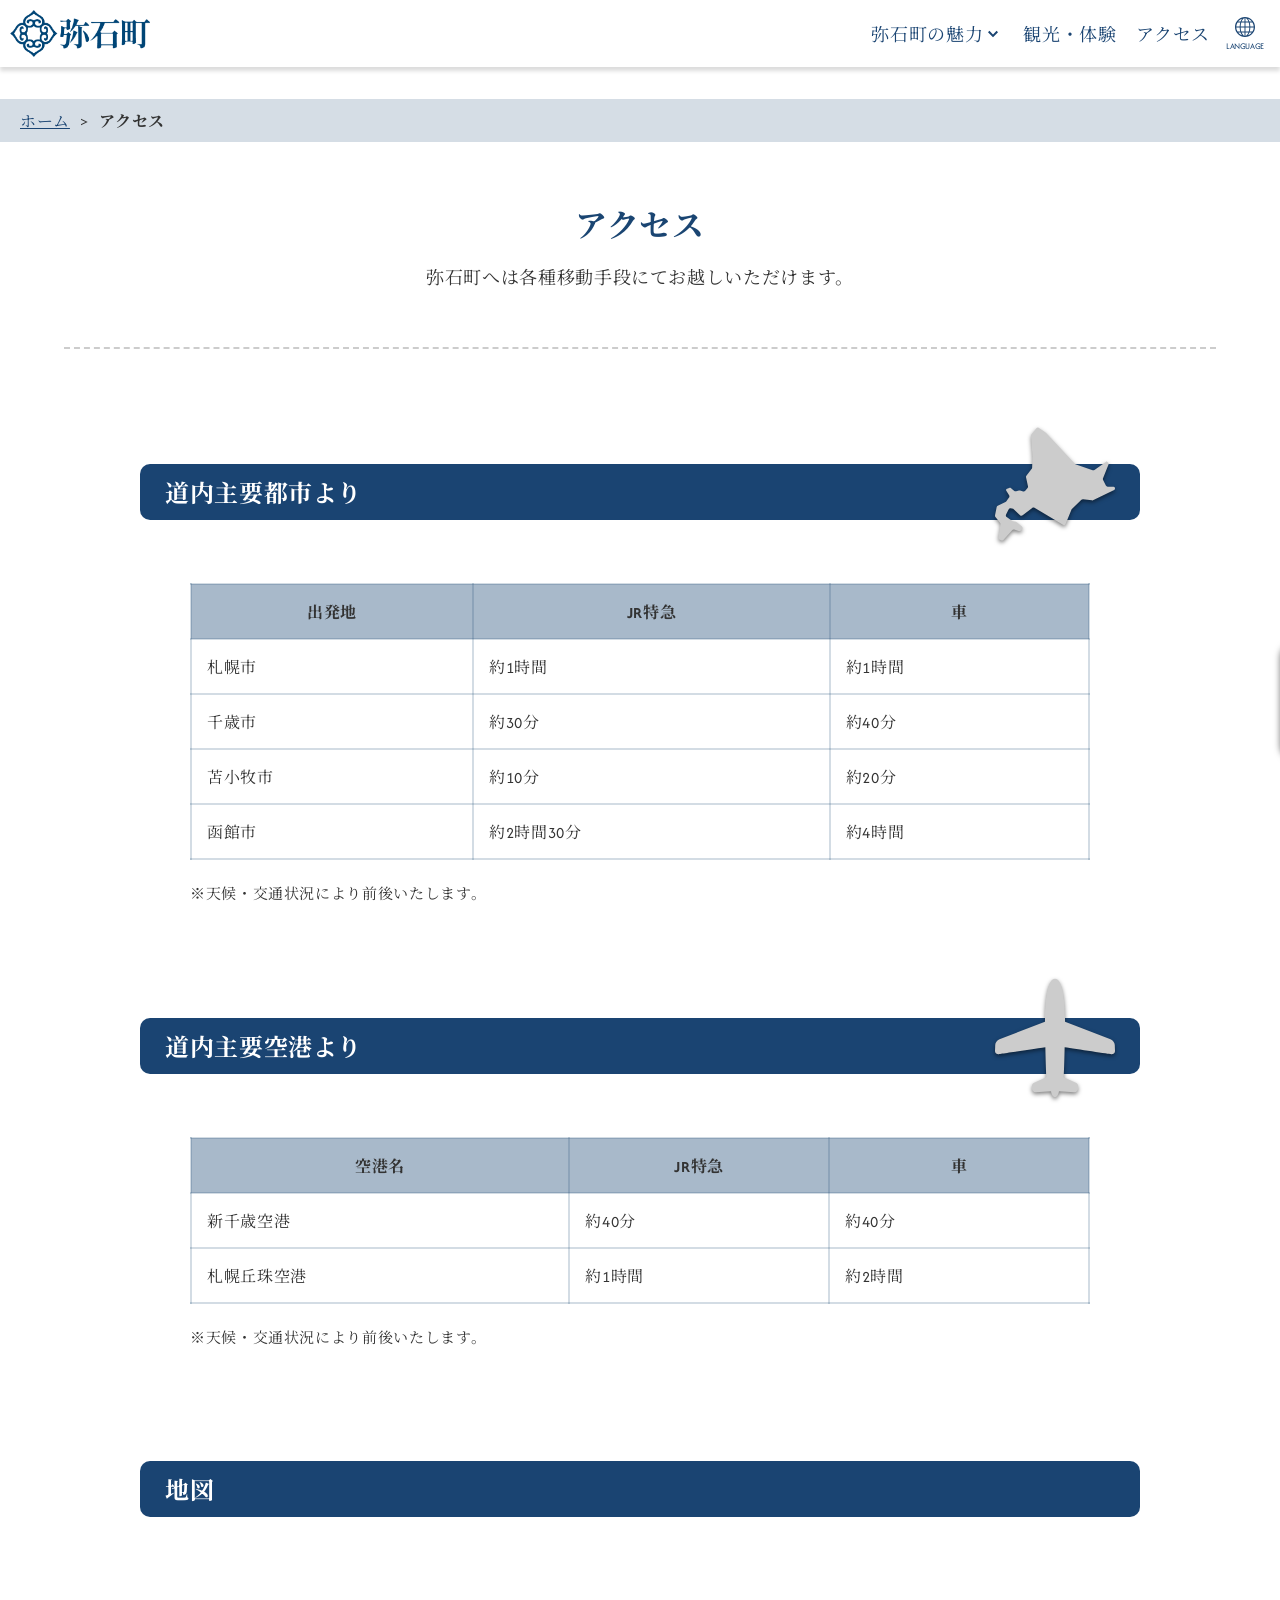
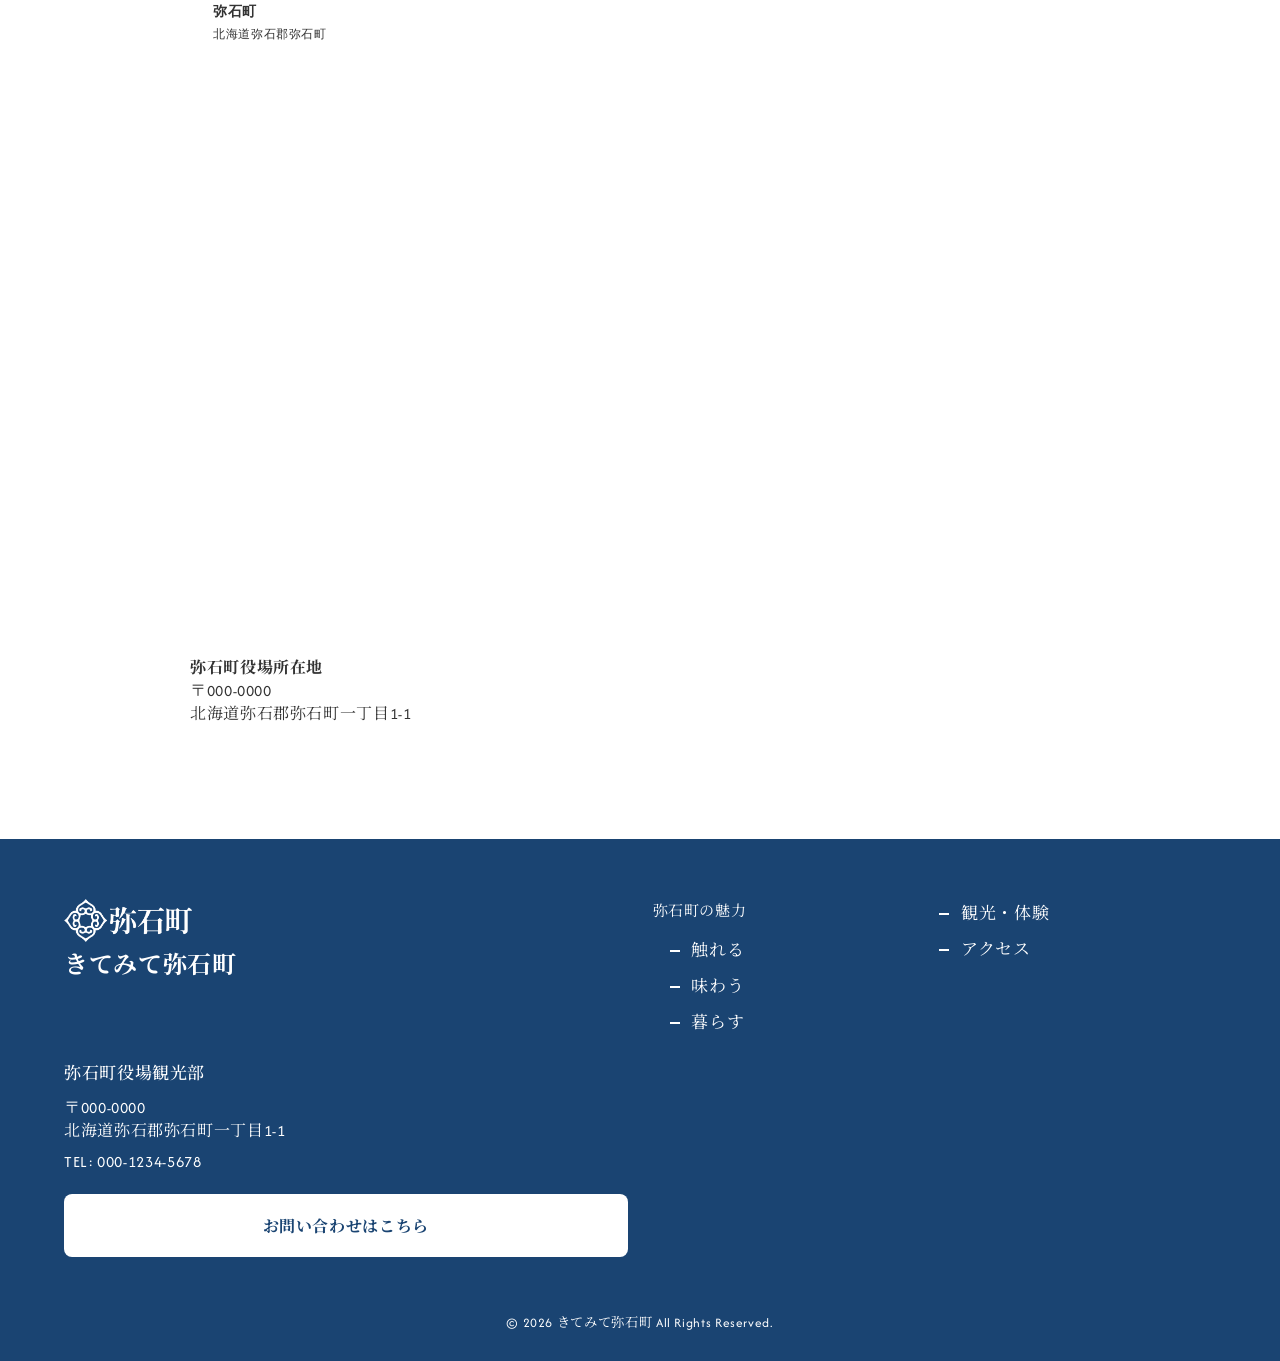
<file: biseki/access/access.html>
<!doctype html>
<html lang="ja">
  <head>
    <meta charset="UTF-8" />
    <meta name="viewport" content="width=device-width, initial-scale=1.0" />
    <link rel="stylesheet" href="../css/common.css" />
    <link rel="stylesheet" href="../css/access.css" />
    <link rel="preconnect" href="https://fonts.googleapis.com" />
    <link rel="preconnect" href="https://fonts.gstatic.com" crossorigin />
    <link
      href="https://fonts.googleapis.com/css2?family=Afacad:ital,wght@0,400..700;1,400..700&family=Noto+Serif+JP:wght@200..900&family=Zen+Maru+Gothic:wght@500;700;900&display=swap"
      rel="stylesheet"
    />
    <meta name="description" content="" />
    <title>アクセス｜【公式】弥石町観光ガイド きてみて弥石町</title>
  </head>
  <body class="is-under">
    <header>
      <div class="header-logo">
        <a href="../index.html"><img src="../img/logo1.png" alt="弥石町" /></a>
      </div>
      <div class="sp-nav">
        <div class="burger-btn">
          <span></span>
          <span></span>
          <span></span>
        </div>
      </div>
      <div class="nav-overlay"></div>
      <nav class="global-nav">
        <p class="nav-title">きてみて弥石町</p>
        <ul class="theme-list">
          <li>
            <span class="theme-list-title">弥石町の魅力</span>
            <ul class="dropdown-menu">
              <li>
                <a href="../theme/culture.html" class="drop-menu-item">
                  触れる
                </a>
              </li>
              <li>
                <a href="../theme/food.html" class="drop-menu-item">味わう</a>
              </li>
              <li>
                <a href="../theme/life.html" class="drop-menu-item">暮らす</a>
              </li>
            </ul>
          </li>
        </ul>
        <ul class="nav-list">
          <li><a href="../activities/activities.html">観光・体験</a></li>
          <li><a href="#">アクセス</a></li>
        </ul>
        <div class="info">
          <p class="company-name">弥石町役場観光部</p>
          <p>〒000-0000<br />北海道弥石郡弥石町一丁目1-1</p>
          <p class="tel"><a href="tel:000-1234-5678">TEL: 000-1234-5678</a></p>
          <a href="../inquiry/inquiry.html" class="nav-inquiry-btn"
            >お問い合わせはこちら</a
          >
        </div>
        <div class="language-btn">
          <picture class="pic-default">
            <source srcset="../img/SVG/globe-eee.svg" media="(width>767px)" />
            <img src="../img/SVG/globe.svg" alt="標準言語設定アイコン" />
          </picture>
          <picture class="pic-scrolled">
            <img
              src="../img/SVG/globe-1a4472.svg"
              alt="スクロール時言語設定アイコン"
            />
          </picture>
          <p>LANGUAGE</p>
        </div>
      </nav>
    </header>
    <main>
      <div class="breadcrumbs">
        <ol>
          <li><a href="../index.html">ホーム</a></li>
          <li>アクセス</li>
        </ol>
      </div>
      <div class="wrap">
        <div class="title-box">
          <h1>アクセス</h1>
          <p>弥石町へは各種移動手段にてお越しいただけます。</p>
        </div>
        <section class="from-city">
          <h2 class="section-title">道内主要都市より</h2>
          <table class="from-city-table">
            <thead>
              <tr>
                <th>出発地</th>
                <th>JR特急</th>
                <th>車</th>
              </tr>
            </thead>
            <tbody>
              <tr>
                <td>札幌市</td>
                <td>約1時間</td>
                <td>約1時間</td>
              </tr>
              <tr>
                <td>千歳市</td>
                <td>約30分</td>
                <td>約40分</td>
              </tr>
              <tr>
                <td>苫小牧市</td>
                <td>約10分</td>
                <td>約20分</td>
              </tr>
              <tr>
                <td>函館市</td>
                <td>約2時間30分</td>
                <td>約4時間</td>
              </tr>
            </tbody>
          </table>
          <p class="table-memo">天候・交通状況により前後いたします。</p>
        </section>
        <section class="from-airport">
          <h2 class="section-title">道内主要空港より</h2>
          <table class="from-city-table">
            <thead>
              <tr>
                <th>空港名</th>
                <th>JR特急</th>
                <th>車</th>
              </tr>
            </thead>
            <tbody>
              <tr>
                <td>新千歳空港</td>
                <td>約40分</td>
                <td>約40分</td>
              </tr>
              <tr>
                <td>札幌丘珠空港</td>
                <td>約1時間</td>
                <td>約2時間</td>
              </tr>
            </tbody>
          </table>
          <p class="table-memo">天候・交通状況により前後いたします。</p>
        </section>
        <section class="map">
          <h2 class="section-title">地図</h2>
          <div class="map-container">
            <iframe
              src="https://www.google.com/maps/embed?pb=!1m18!1m12!1m3!1d1003570.667887435!2d141.57744906703283!3d42.81646813957537!2m3!1f0!2f0!3f0!3m2!1i1024!2i768!4f13.1!3m3!1m2!1s0x5f7569efa8790597%3A0x5ca316976bcda87f!2z5YyX5rW36YGT55m96ICB6YOh55m96ICB55S6!5e0!3m2!1sja!2sjp!4v1775538446260!5m2!1sja!2sjp"
              style="border: 0"
              allowfullscreen=""
              loading="lazy"
              referrerpolicy="no-referrer-when-downgrade"
            ></iframe>
            <div class="map-label">
              <p class="town-name">弥石町</p>
              <p class="address">北海道弥石郡弥石町</p>
            </div>
          </div>
          <div class="info">
            <p class="info-title">弥石町役場所在地</p>
            <p>〒000-0000<br />北海道弥石郡弥石町一丁目1-1</p>
          </div>
        </section>
      </div>
    </main>
    <footer>
      <div class="wrap">
        <div class="footer-logo">
          <a href="../index.html"
            ><img src="../img/logo1-white.png" alt="弥石町ロゴ"
          /></a>
          <p class="footer-title">きてみて弥石町</p>
        </div>
        <nav class="footer-nav">
          <ul class="theme-list">
            <li>
              <span class="theme-list-title">弥石町の魅力</span>
              <ul class="dropdown-menu">
                <li>
                  <a href="../theme/culture.html" class="drop-menu-item"
                    >触れる</a
                  >
                </li>
                <li>
                  <a href="../theme/food.html" class="drop-menu-item">味わう</a>
                </li>
                <li>
                  <a href="../theme/life.html" class="drop-menu-item">暮らす</a>
                </li>
              </ul>
            </li>
          </ul>
          <ul class="nav-list">
            <li><a href="../activities/activities.html">観光・体験</a></li>
            <li><a href="#">アクセス</a></li>
          </ul>
        </nav>
        <div class="info">
          <p class="company-name">弥石町役場観光部</p>
          <p>〒000-0000<br />北海道弥石郡弥石町一丁目1-1</p>
          <p class="tel"><a href="tel:000-1234-5678">TEL: 000-1234-5678</a></p>
          <a href="../inquiry/inquiry.html" class="nav-inquiry-btn"
            >お問い合わせはこちら</a
          >
        </div>
        <p class="copy">
          <small>&copy; 2026 きてみて弥石町 All Rights Reserved.</small>
        </p>
      </div>
    </footer>

    <!-- 問い合わせボタン -->
    <a href="../inquiry/inquiry.html" class="fixed-inquiry-btn">
      <div class="icon">
        <img src="../img/SVG/inquiry.svg" alt="お問い合わせアイコン" />
      </div>
      <p>お問い合わせ</p>
    </a>
    <!-- top戻るボタン -->
    <a href="#top" class="to-top-btn">
      <img src="../img/logo-icon-orange.png" alt="TOPへ戻るボタンアイコン" />
      <p>TOP</p>
    </a>
    <script src="https://ajax.googleapis.com/ajax/libs/jquery/3.7.1/jquery.min.js"></script>
    <script type="text/javascript" src="../js/main.js"></script>
  </body>
</html>
</file>
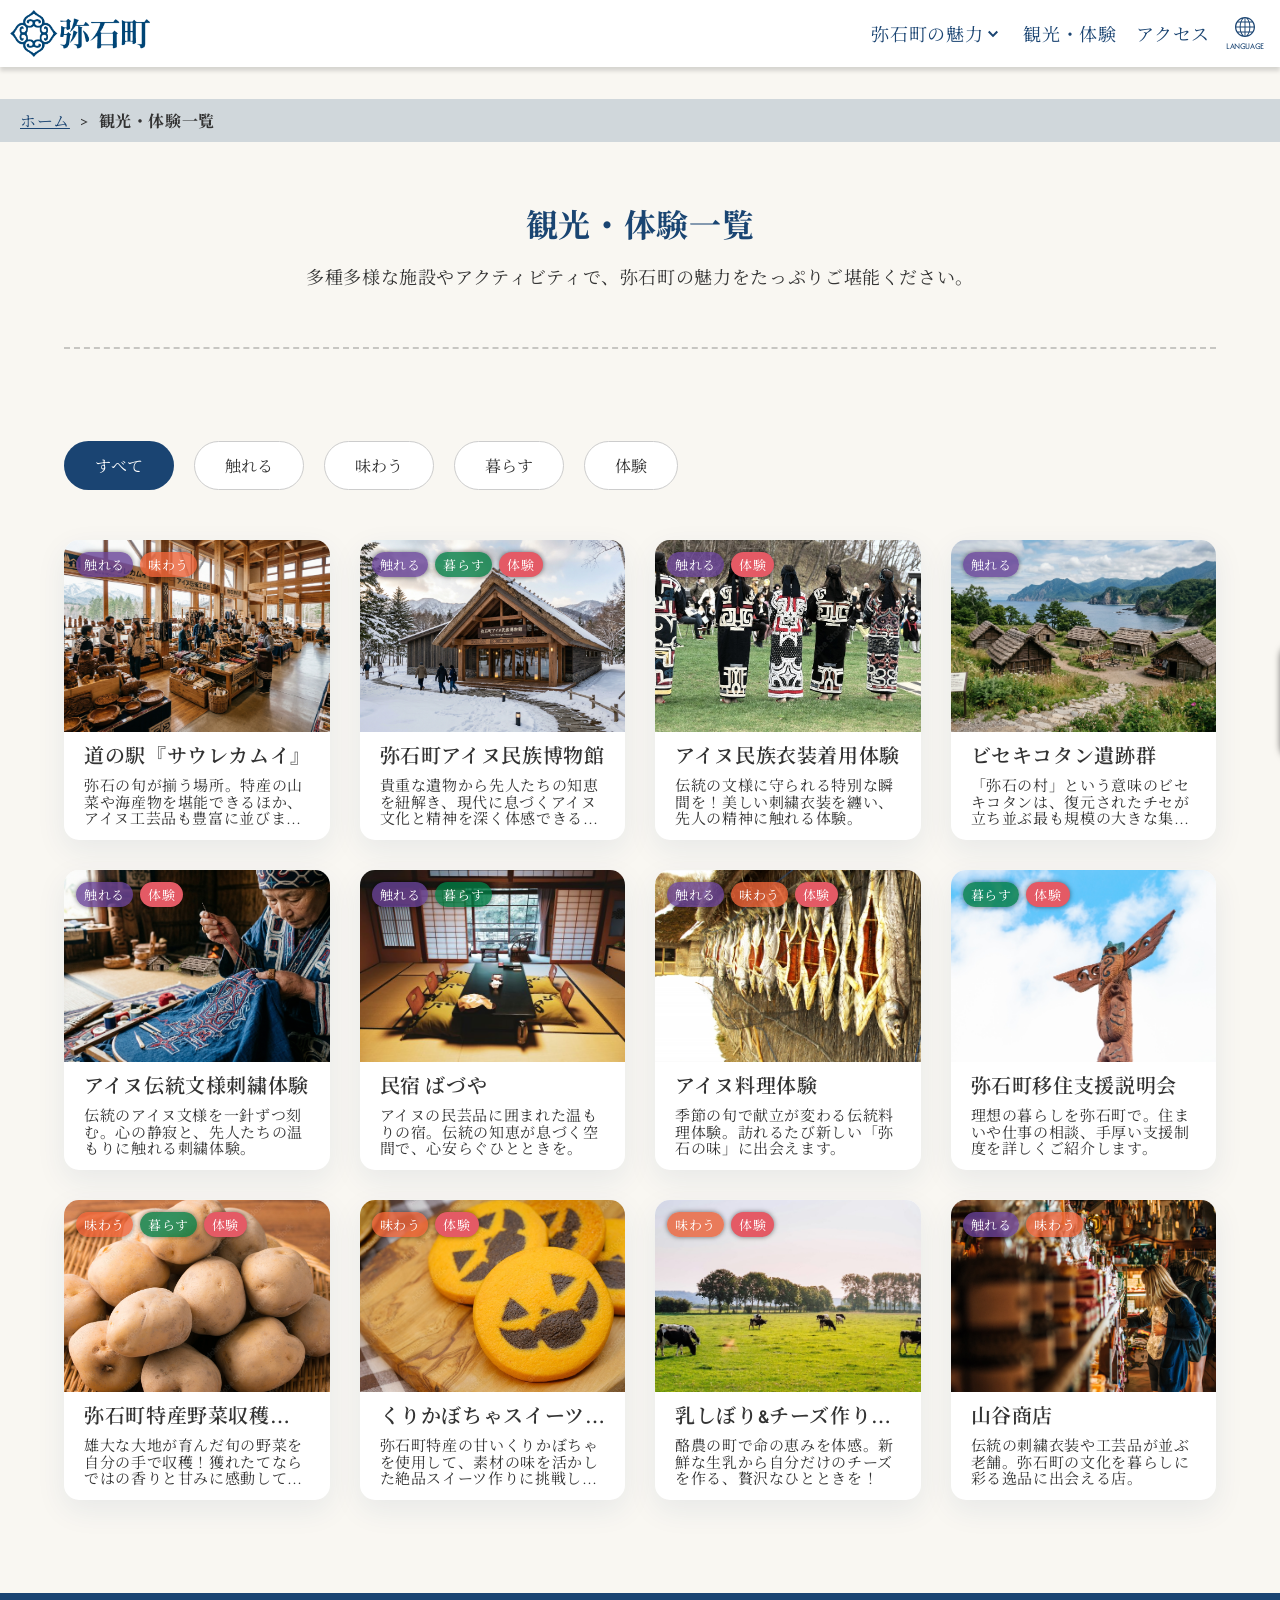
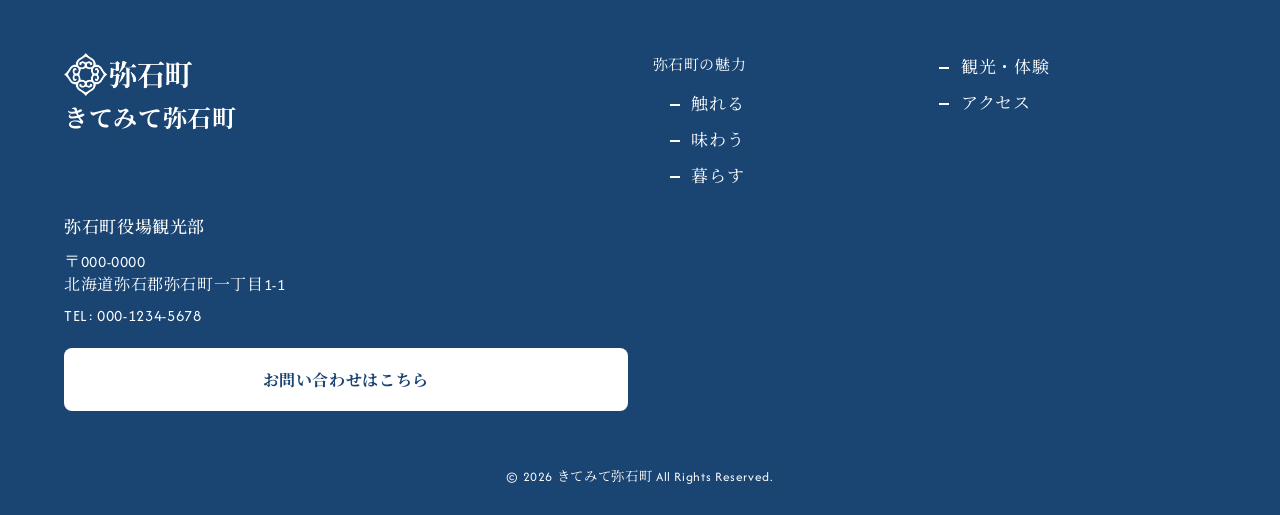
<file: biseki/activities/activities.html>
<!doctype html>
<html lang="ja">
  <head>
    <meta charset="UTF-8" />
    <meta name="viewport" content="width=device-width, initial-scale=1.0" />
    <link rel="stylesheet" href="../css/common.css" />
    <link rel="stylesheet" href="../css/activities.css" />
    <link rel="preconnect" href="https://fonts.googleapis.com" />
    <link rel="preconnect" href="https://fonts.gstatic.com" crossorigin />
    <link
      href="https://fonts.googleapis.com/css2?family=Afacad:ital,wght@0,400..700;1,400..700&family=Noto+Serif+JP:wght@200..900&family=Zen+Maru+Gothic:wght@500;700;900&display=swap"
      rel="stylesheet"
    />
    <meta name="description" content="" />
    <title>観光・体験一覧｜【公式】弥石町観光ガイド きてみて弥石町</title>
  </head>
  <body class="is-under activities">
    <header>
      <div class="header-logo">
        <a href="../index.html"><img src="../img/logo1.png" alt="弥石町" /></a>
      </div>
      <div class="sp-nav">
        <div class="burger-btn">
          <span></span>
          <span></span>
          <span></span>
        </div>
      </div>
      <div class="nav-overlay"></div>
      <nav class="global-nav">
        <p class="nav-title">きてみて弥石町</p>
        <ul class="theme-list">
          <li>
            <span class="theme-list-title">弥石町の魅力</span>
            <ul class="dropdown-menu">
              <li>
                <a href="../theme/culture.html" class="drop-menu-item">
                  触れる
                </a>
              </li>
              <li>
                <a href="../theme/food.html" class="drop-menu-item">味わう</a>
              </li>
              <li>
                <a href="../theme/life.html" class="drop-menu-item">暮らす</a>
              </li>
            </ul>
          </li>
        </ul>
        <ul class="nav-list">
          <li><a href="#">観光・体験</a></li>
          <li><a href="../access/access.html">アクセス</a></li>
        </ul>
        <div class="info">
          <p class="company-name">弥石町役場観光部</p>
          <p>〒000-0000<br />北海道弥石郡弥石町一丁目1-1</p>
          <p class="tel"><a href="tel:000-1234-5678">TEL: 000-1234-5678</a></p>
          <a href="../inquiry/inquiry.html" class="nav-inquiry-btn"
            >お問い合わせはこちら</a
          >
        </div>
        <div class="language-btn">
          <picture class="pic-default">
            <source srcset="../img/SVG/globe-eee.svg" media="(width>767px)" />
            <img src="../img/SVG/globe.svg" alt="標準言語設定アイコン" />
          </picture>
          <picture class="pic-scrolled">
            <img
              src="../img/SVG/globe-1a4472.svg"
              alt="スクロール時言語設定アイコン"
            />
          </picture>
          <p>LANGUAGE</p>
        </div>
      </nav>
    </header>
    <main>
      <div class="breadcrumbs">
        <ol>
          <li><a href="../index.html">ホーム</a></li>
          <li>観光・体験一覧</li>
        </ol>
      </div>
      <div class="wrap">
        <div class="title-box">
          <h1>観光・体験一覧</h1>
          <p>
            多種多様な施設やアクティビティで、弥石町の魅力をたっぷりご堪能ください。
          </p>
        </div>
        <section class="activities">
          <div class="filter-group">
            <button class="filter-btn is-active" data-target="all">
              すべて
            </button>
            <button class="filter-btn" data-target="culture">触れる</button>
            <button class="filter-btn" data-target="food">味わう</button>
            <button class="filter-btn" data-target="life">暮らす</button>
            <button class="filter-btn" data-target="activity">体験</button>
          </div>
          <ul class="item-grid">
            <li class="card" data-category="culture food">
              <a href="" class="item-link">
                <div class="card-img-box">
                  <img
                    src="../img/michinoeki.png"
                    alt="道の駅『サウレカムイ』イメージ"
                  />
                  <div class="category-tags">
                    <p class="culture-tag">触れる</p>
                    <p class="food-tag">味わう</p>
                  </div>
                </div>
                <div class="card-info-box">
                  <p class="card-title">道の駅『サウレカムイ』</p>
                  <p class="card-description">
                    弥石の旬が揃う場所。特産の山菜や海産物を堪能できるほか、アイヌ工芸品も豊富に並びます。
                  </p>
                </div>
              </a>
            </li>
            <li class="card" data-category="culture life activity">
              <a href="" class="item-link">
                <div class="card-img-box">
                  <img
                    src="../img/museum.png"
                    alt="弥石町アイヌ民族博物館イメージ"
                  />
                  <div class="category-tags">
                    <p class="culture-tag">触れる</p>
                    <p class="life-tag">暮らす</p>
                    <p class="activity-tag">体験</p>
                  </div>
                </div>
                <div class="card-info-box">
                  <p class="card-title">弥石町アイヌ民族博物館</p>
                  <p class="card-description">
                    貴重な遺物から先人たちの知恵を紐解き、現代に息づくアイヌ文化と精神を深く体感できる施設。
                  </p>
                </div>
              </a>
            </li>
            <li class="card" data-category="culture activity">
              <a href="" class="item-link">
                <div class="card-img-box">
                  <img
                    src="../img/minzoku-isho.jpeg"
                    alt="アイヌ民族衣装着用体験イメージ"
                  />
                  <div class="category-tags">
                    <p class="culture-tag">触れる</p>
                    <p class="activity-tag">体験</p>
                  </div>
                </div>
                <div class="card-info-box">
                  <p class="card-title">アイヌ民族衣装着用体験</p>
                  <p class="card-description">
                    伝統の文様に守られる特別な瞬間を！美しい刺繍衣装を纏い、先人の精神に触れる体験。
                  </p>
                </div>
              </a>
            </li>
            <li class="card" data-category="culture">
              <a href="" class="item-link">
                <div class="card-img-box">
                  <img
                    src="../img/bisekikotan.png"
                    alt="ビセキコタン遺跡群イメージ"
                  />
                  <div class="category-tags">
                    <p class="culture-tag">触れる</p>
                  </div>
                </div>
                <div class="card-info-box">
                  <p class="card-title">ビセキコタン遺跡群</p>
                  <p class="card-description">
                    「弥石の村」という意味のビセキコタンは、復元されたチセが立ち並ぶ最も規模の大きな集落跡です。
                  </p>
                </div>
              </a>
            </li>
            <li class="card" data-category="culture activity">
              <a href="" class="item-link">
                <div class="card-img-box">
                  <img
                    src="../img/shishu.png"
                    alt="アイヌ伝統文様刺繍体験イメージ"
                  />
                  <div class="category-tags">
                    <p class="culture-tag">触れる</p>
                    <p class="activity-tag">体験</p>
                  </div>
                </div>
                <div class="card-info-box">
                  <p class="card-title">アイヌ伝統文様刺繍体験</p>
                  <p class="card-description">
                    伝統のアイヌ文様を一針ずつ刻む。心の静寂と、先人たちの温もりに触れる刺繍体験。
                  </p>
                </div>
              </a>
            </li>
            <li class="card" data-category="life">
              <a href="" class="item-link">
                <div class="card-img-box">
                  <img src="../img/yado.jpg" alt="民宿 ばづやイメージ" />
                  <div class="category-tags">
                    <p class="culture-tag">触れる</p>
                    <p class="life-tag">暮らす</p>
                  </div>
                </div>
                <div class="card-info-box">
                  <p class="card-title">民宿 ばづや</p>
                  <p class="card-description">
                    アイヌの民芸品に囲まれた温もりの宿。伝統の知恵が息づく空間で、心安らぐひとときを。
                  </p>
                </div>
              </a>
            </li>
            <li class="card" data-category="culture food life activity">
              <a href="" class="item-link">
                <div class="card-img-box">
                  <img src="../img/ainu-cuisine.jpg" alt="アイヌ料理イメージ" />
                  <div class="category-tags">
                    <p class="culture-tag">触れる</p>
                    <p class="food-tag">味わう</p>
                    <p class="activity-tag">体験</p>
                  </div>
                </div>
                <div class="card-info-box">
                  <p class="card-title">アイヌ料理体験</p>
                  <p class="card-description">
                    季節の旬で献立が変わる伝統料理体験。訪れるたび新しい「弥石の味」に出会えます。
                  </p>
                </div>
              </a>
            </li>
            <li class="card" data-category="life activity">
              <a href="" class="item-link">
                <div class="card-img-box">
                  <img
                    src="../img/object.jpg"
                    alt="弥石町移住支援説明会イメージ"
                  />
                  <div class="category-tags">
                    <p class="life-tag">暮らす</p>
                    <p class="activity-tag">体験</p>
                  </div>
                </div>
                <div class="card-info-box">
                  <p class="card-title">弥石町移住支援説明会</p>
                  <p class="card-description">
                    理想の暮らしを弥石町で。住まいや仕事の相談、手厚い支援制度を詳しくご紹介します。
                  </p>
                </div>
              </a>
            </li>
            <li class="card" data-category="food life activity">
              <a href="" class="item-link">
                <div class="card-img-box">
                  <img src="../img/potatoes.jpeg" alt="野菜収穫体験イメージ" />
                  <div class="category-tags">
                    <p class="food-tag">味わう</p>
                    <p class="life-tag">暮らす</p>
                    <p class="activity-tag">体験</p>
                  </div>
                </div>
                <div class="card-info-box">
                  <p class="card-title">弥石町特産野菜収穫体験</p>
                  <p class="card-description">
                    雄大な大地が育んだ旬の野菜を自分の手で収穫！獲れたてならではの香りと甘みに感動してください。
                  </p>
                </div>
              </a>
            </li>
            <li class="card" data-category="food activity">
              <a href="" class="item-link">
                <div class="card-img-box">
                  <img
                    src="../img/cookies.jpeg"
                    alt="くりかぼちゃスイーツイメージ"
                  />
                  <div class="category-tags">
                    <p class="food-tag">味わう</p>
                    <p class="activity-tag">体験</p>
                  </div>
                </div>
                <div class="card-info-box">
                  <p class="card-title">くりかぼちゃスイーツ教室</p>
                  <p class="card-description">
                    弥石町特産の甘いくりかぼちゃを使用して、素材の味を活かした絶品スイーツ作りに挑戦します。
                  </p>
                </div>
              </a>
            </li>
            <li class="card" data-category="food activity">
              <a href="" class="item-link">
                <div class="card-img-box">
                  <img
                    src="../img/theme3.jpg"
                    alt="乳しぼり&チーズ作り体験イメージ"
                  />
                  <div class="category-tags">
                    <p class="food-tag">味わう</p>
                    <p class="activity-tag">体験</p>
                  </div>
                </div>
                <div class="card-info-box">
                  <p class="card-title">乳しぼり&チーズ作り体験</p>
                  <p class="card-description">
                    酪農の町で命の恵みを体感。新鮮な生乳から自分だけのチーズを作る、贅沢なひとときを！
                  </p>
                </div>
              </a>
            </li>
            <li class="card" data-category="culture food">
              <a href="" class="item-link">
                <div class="card-img-box">
                  <img src="../img/shoten.png" alt="山谷商店イメージ" />
                  <div class="category-tags">
                    <p class="culture-tag">触れる</p>
                    <p class="food-tag">味わう</p>
                  </div>
                </div>
                <div class="card-info-box">
                  <p class="card-title">山谷商店</p>
                  <p class="card-description">
                    伝統の刺繍衣装や工芸品が並ぶ老舗。弥石町の文化を暮らしに彩る逸品に出会える店。
                  </p>
                </div>
              </a>
            </li>
          </ul>
        </section>
      </div>
    </main>
    <footer>
      <div class="wrap">
        <div class="footer-logo">
          <a href="../index.html"
            ><img src="../img/logo1-white.png" alt="弥石町ロゴ"
          /></a>
          <p class="footer-title">きてみて弥石町</p>
        </div>
        <nav class="footer-nav">
          <ul class="theme-list">
            <li>
              <span class="theme-list-title">弥石町の魅力</span>
              <ul class="dropdown-menu">
                <li>
                  <a href="../theme/culture.html" class="drop-menu-item"
                    >触れる</a
                  >
                </li>
                <li>
                  <a href="../theme/food.html" class="drop-menu-item">味わう</a>
                </li>
                <li>
                  <a href="../theme/life.html" class="drop-menu-item">暮らす</a>
                </li>
              </ul>
            </li>
          </ul>
          <ul class="nav-list">
            <li><a href="#">観光・体験</a></li>
            <li><a href="../access/access.html">アクセス</a></li>
          </ul>
        </nav>
        <div class="info">
          <p class="company-name">弥石町役場観光部</p>
          <p>〒000-0000<br />北海道弥石郡弥石町一丁目1-1</p>
          <p class="tel"><a href="tel:000-1234-5678">TEL: 000-1234-5678</a></p>
          <a href="../inquiry/inquiry.html" class="nav-inquiry-btn"
            >お問い合わせはこちら</a
          >
        </div>
        <p class="copy">
          <small>&copy; 2026 きてみて弥石町 All Rights Reserved.</small>
        </p>
      </div>
    </footer>

    <!-- 問い合わせボタン -->
    <a href="../inquiry/inquiry.html" class="fixed-inquiry-btn">
      <div class="icon">
        <img src="../img/SVG/inquiry.svg" alt="お問い合わせアイコン" />
      </div>
      <p>お問い合わせ</p>
    </a>
    <!-- top戻るボタン -->
    <a href="#top" class="to-top-btn">
      <img src="../img/logo-icon-orange.png" alt="TOPへ戻るボタンアイコン" />
      <p>TOP</p>
    </a>
    <script src="https://ajax.googleapis.com/ajax/libs/jquery/3.7.1/jquery.min.js"></script>
    <script type="text/javascript" src="../js/main.js"></script>
  </body>
</html>
</file>
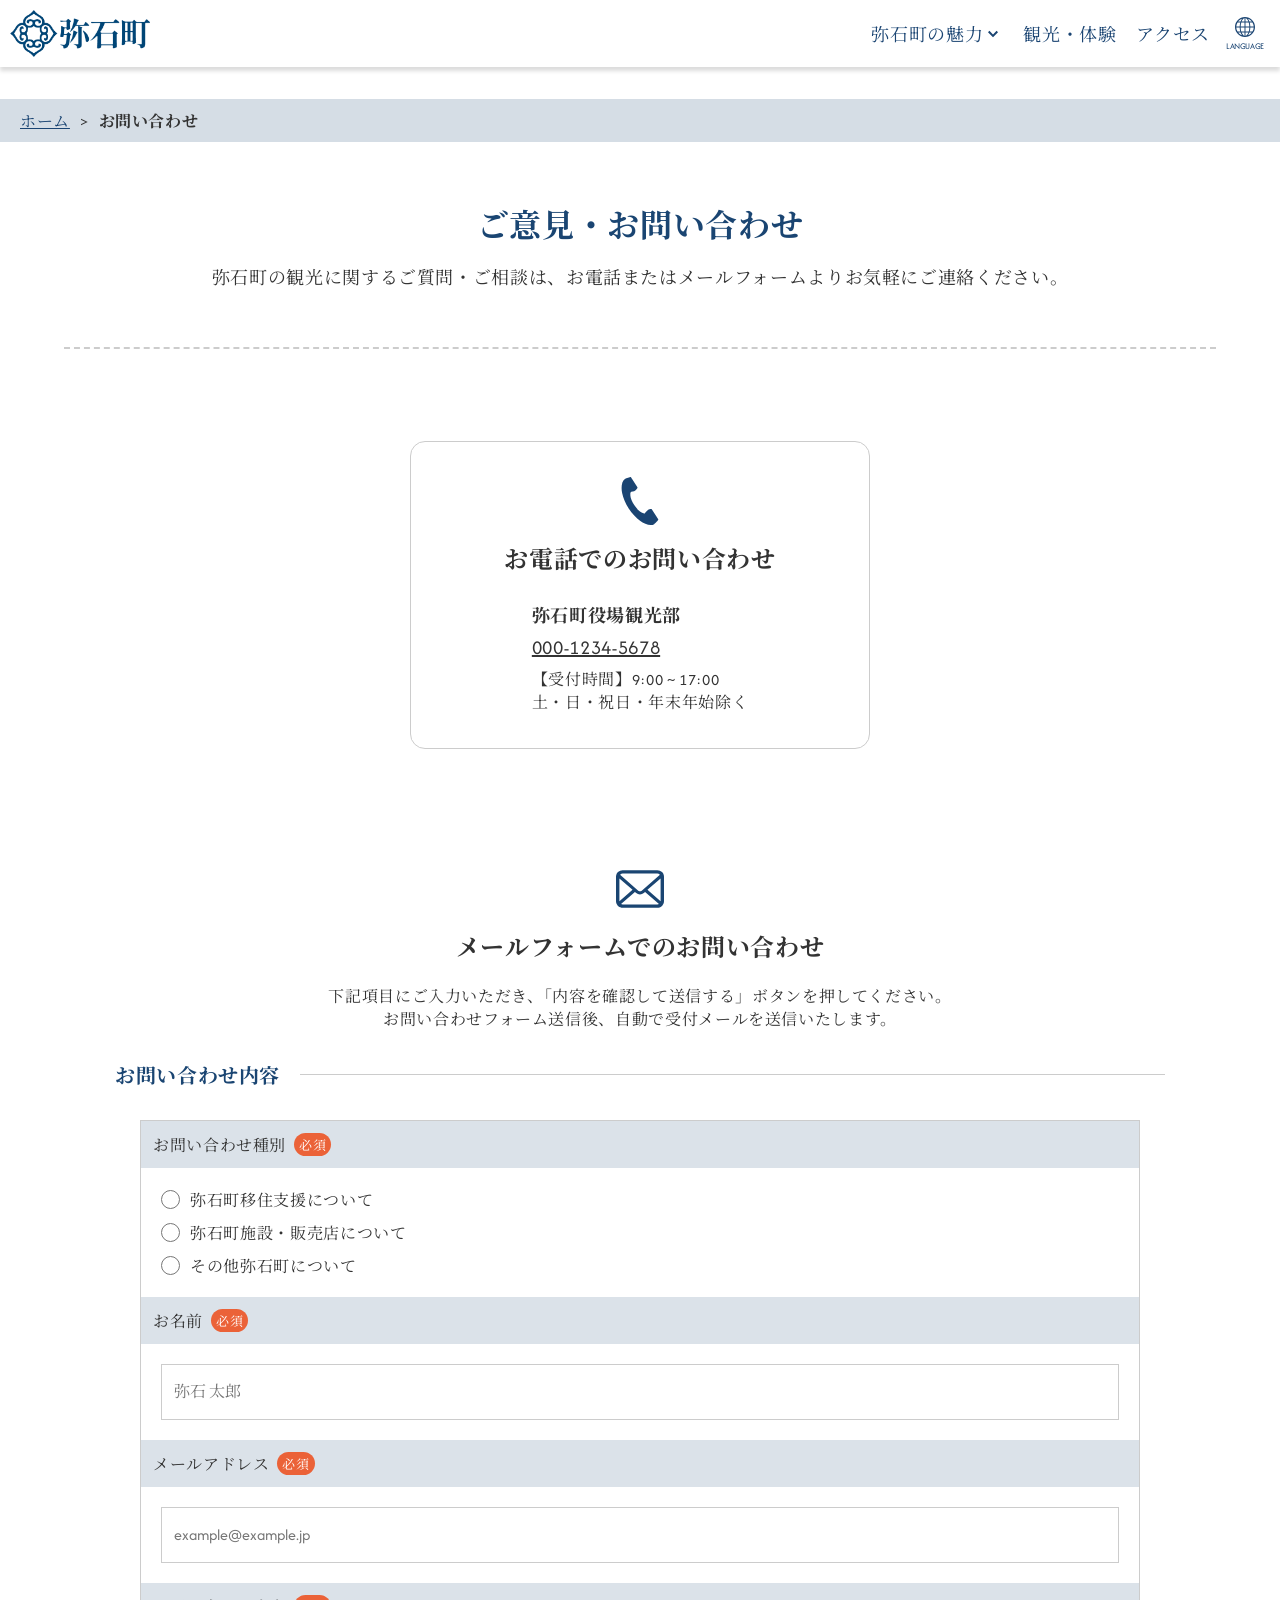
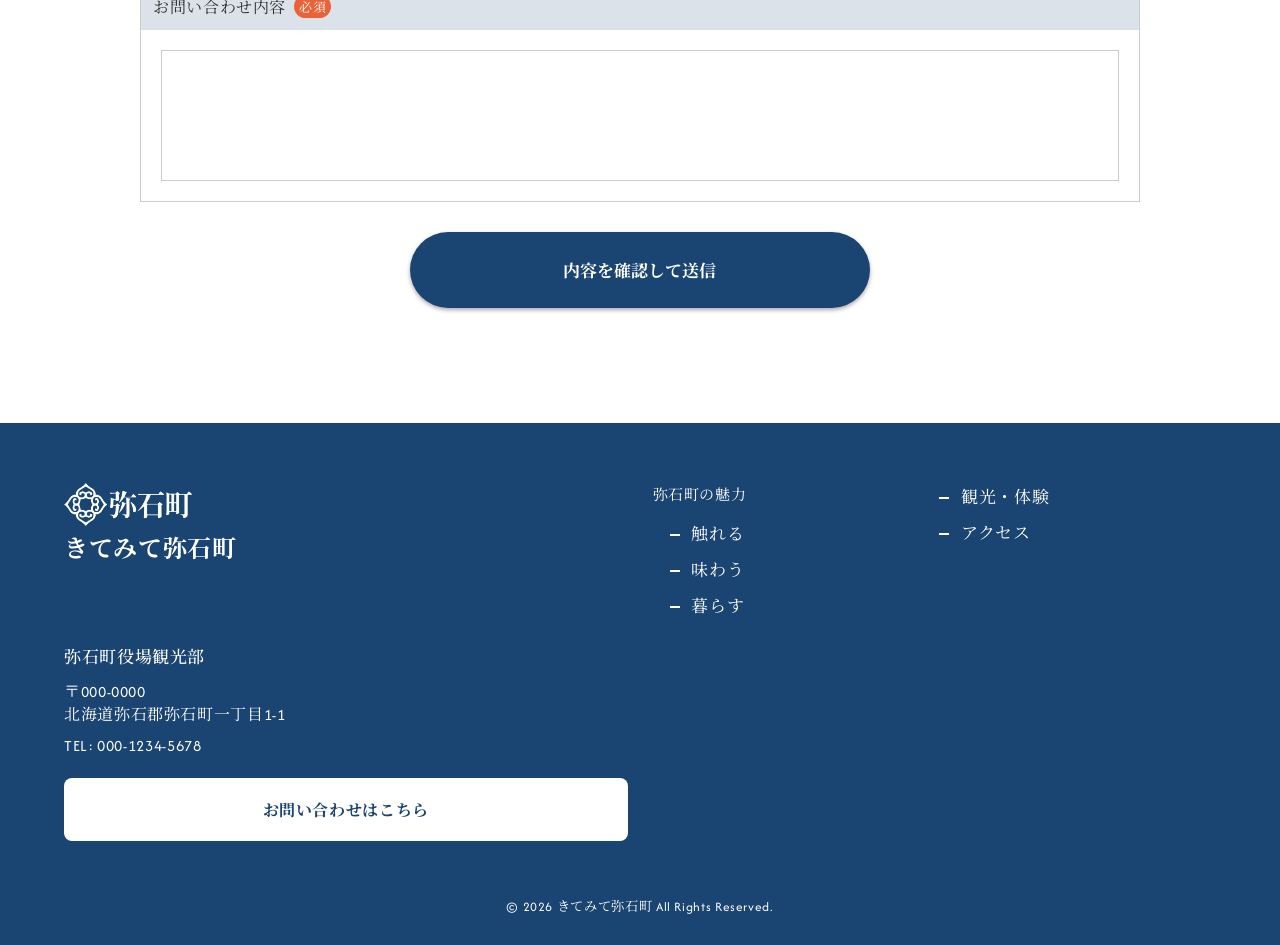
<file: biseki/inquiry/inquiry.html>
<!doctype html>
<html lang="ja">
  <head>
    <meta charset="UTF-8" />
    <meta name="viewport" content="width=device-width, initial-scale=1.0" />
    <link rel="stylesheet" href="../css/common.css" />
    <link rel="stylesheet" href="../css/inquiry.css" />
    <link rel="preconnect" href="https://fonts.googleapis.com" />
    <link rel="preconnect" href="https://fonts.gstatic.com" crossorigin />
    <link
      href="https://fonts.googleapis.com/css2?family=Afacad:ital,wght@0,400..700;1,400..700&family=Noto+Serif+JP:wght@200..900&family=Zen+Maru+Gothic:wght@500;700;900&display=swap"
      rel="stylesheet"
    />
    <meta name="description" content="" />
    <title>ご意見・お問い合わせ｜【公式】弥石町観光ガイド きてみて弥石町</title>
  </head>
  <body class="is-under">
    <header>
      <div class="header-logo">
        <a href="../index.html"><img src="../img/logo1.png" alt="弥石町" /></a>
      </div>
      <div class="sp-nav">
        <div class="burger-btn">
          <span></span>
          <span></span>
          <span></span>
        </div>
      </div>
      <div class="nav-overlay"></div>
      <nav class="global-nav">
        <p class="nav-title">きてみて弥石町</p>
        <ul class="theme-list">
          <li>
            <span class="theme-list-title">弥石町の魅力</span>
            <ul class="dropdown-menu">
              <li>
                <a href="../theme/culture.html" class="drop-menu-item"
                  >触れる</a
                >
              </li>
              <li>
                <a href="../theme/food.html" class="drop-menu-item">味わう</a>
              </li>
              <li>
                <a href="../theme/life.html" class="drop-menu-item">暮らす</a>
              </li>
            </ul>
          </li>
        </ul>
        <ul class="nav-list">
          <li><a href="../activities/activities.html">観光・体験</a></li>
          <li><a href="../access/access.html">アクセス</a></li>
        </ul>
        <div class="info">
          <p class="company-name">弥石町役場観光部</p>
          <p>〒000-0000<br />北海道弥石郡弥石町一丁目1-1</p>
          <p class="tel"><a href="tel:000-1234-5678">TEL: 000-1234-5678</a></p>
          <a href="../inquiry/inquiry.html" class="nav-inquiry-btn"
            >お問い合わせはこちら</a
          >
        </div>
        <div class="language-btn">
          <picture class="pic-default">
            <source srcset="../img/SVG/globe-eee.svg" media="(width>767px)" />
            <img src="../img/SVG/globe.svg" alt="標準言語設定アイコン" />
          </picture>
          <picture class="pic-scrolled">
            <img
              src="../img/SVG/globe-1a4472.svg"
              alt="スクロール時言語設定アイコン"
            />
          </picture>
          <p>LANGUAGE</p>
        </div>
      </nav>
    </header>
    <main>
      <div class="breadcrumbs">
        <ol>
          <li><a href="../index.html">ホーム</a></li>
          <li>お問い合わせ</li>
        </ol>
      </div>
      <div class="wrap">
        <div class="title-box">
          <h1>ご意見・お問い合わせ</h1>
          <p>
            弥石町の観光に関するご質問・ご相談は、お電話またはメールフォームよりお気軽にご連絡ください。
          </p>
        </div>
        <section class="contact-tel">
          <h2>お電話でのお問い合わせ</h2>
          <div class="tel-item">
            <p class="tel-to">弥石町役場観光部</p>
            <a href="tel:00012345678" class="tel-number">000-1234-5678</a>
            <p class="tel-info">
              【受付時間】9:00 ~ 17:00<br />
              土・日・祝日・年末年始除く
            </p>
          </div>
        </section>
        <section class="contact-form">
          <div class="form-memo">
            <h2>メールフォームでのお問い合わせ</h2>
            <p>
              下記項目にご入力いただき、「内容を確認して送信する」ボタンを押してください。<br />
              お問い合わせフォーム送信後、自動で受付メールを送信いたします。
            </p>
          </div>
          <form action="#" method="post">
            <p class="form-title">お問い合わせ内容</p>
            <div class="form-inner">
              <div class="form-item radio">
                <p class="radio-title required">お問い合わせ種別</p>
                <div class="radio-btns">
                  <input
                    type="radio"
                    name="type"
                    id="immigration"
                    value="1"
                    required
                  />
                  <label class="radio-label" for="immigration"
                    >弥石町移住支援について
                  </label>
                  <input type="radio" name="type" id="facilities" value="2" />
                  <label class="radio-label" for="facilities">
                    弥石町施設・販売店について
                  </label>
                  <input type="radio" name="type" id="else" value="3" />
                  <label class="radio-label" for="else">
                    その他弥石町について
                  </label>
                </div>
              </div>
              <div class="form-item">
                <label for="name" class="required">お名前</label>
                <input
                  type="text"
                  id="name"
                  name="name"
                  placeholder="弥石 太郎"
                  required
                />
              </div>
              <div class="form-item">
                <label for="email" class="required">メールアドレス</label>
                <input
                  type="email"
                  id="email"
                  name="email"
                  placeholder="example@example.jp"
                  required
                />
              </div>
              <div class="form-item">
                <label for="message" class="required">お問い合わせ内容</label>
                <textarea
                  id="message"
                  name="message"
                  rows="5"
                  required
                ></textarea>
              </div>
            </div>
            <button type="submit" class="submit-btn">内容を確認して送信</button>
          </form>
        </section>
      </div>
    </main>
    <footer>
      <div class="wrap">
        <div class="footer-logo">
          <a href="../index.html"
            ><img src="../img/logo1-white.png" alt="弥石町ロゴ"
          /></a>
          <p class="footer-title">きてみて弥石町</p>
        </div>
        <nav class="footer-nav">
          <ul class="theme-list">
            <li>
              <span class="theme-list-title">弥石町の魅力</span>
              <ul class="dropdown-menu">
                <li>
                  <a href="../theme/culture.html" class="drop-menu-item"
                    >触れる</a
                  >
                </li>
                <li>
                  <a href="../theme/food.html" class="drop-menu-item">味わう</a>
                </li>
                <li>
                  <a href="../theme/life.html" class="drop-menu-item">暮らす</a>
                </li>
              </ul>
            </li>
          </ul>
          <ul class="nav-list">
            <li><a href="../activities/activities.html">観光・体験</a></li>
            <li><a href="../access/access.html">アクセス</a></li>
          </ul>
        </nav>
        <div class="info">
          <p class="company-name">弥石町役場観光部</p>
          <p>〒000-0000<br />北海道弥石郡弥石町一丁目1-1</p>
          <p class="tel"><a href="tel:000-1234-5678">TEL: 000-1234-5678</a></p>
          <a href="#" class="nav-inquiry-btn">お問い合わせはこちら</a>
        </div>
        <p class="copy">
          <small>&copy; 2026 きてみて弥石町 All Rights Reserved.</small>
        </p>
      </div>
    </footer>

    <!-- 問い合わせボタン -->
    <a href="../inquiry/inquiry.html" class="fixed-inquiry-btn">
      <div class="icon">
        <img src="../img/SVG/inquiry.svg" alt="お問い合わせアイコン" />
      </div>
      <p>お問い合わせ</p>
    </a>
    <!-- top戻るボタン -->
    <a href="#top" class="to-top-btn">
      <img src="../img/logo-icon-orange.png" alt="TOPへ戻るボタンアイコン" />
      <p>TOP</p>
    </a>
    <script src="https://ajax.googleapis.com/ajax/libs/jquery/3.7.1/jquery.min.js"></script>
    <script type="text/javascript" src="../js/main.js"></script>
  </body>
</html>
</file>
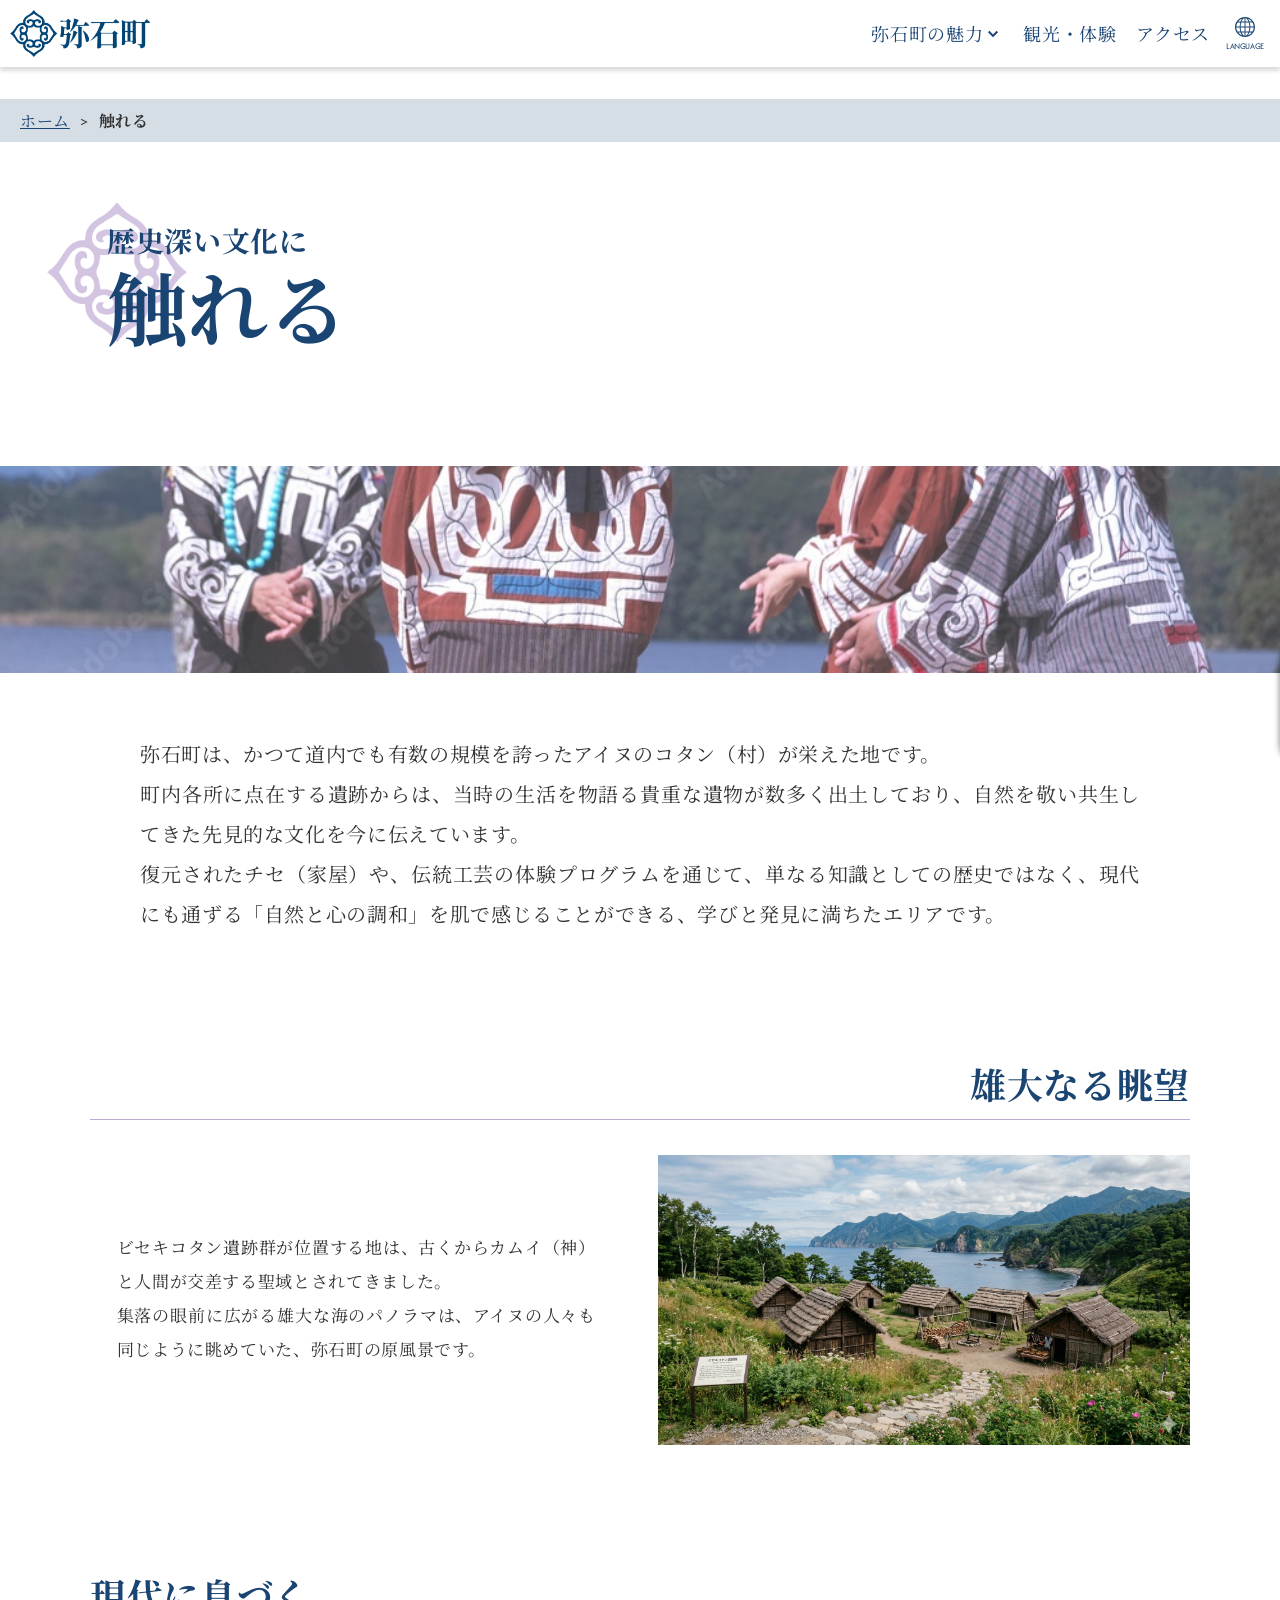
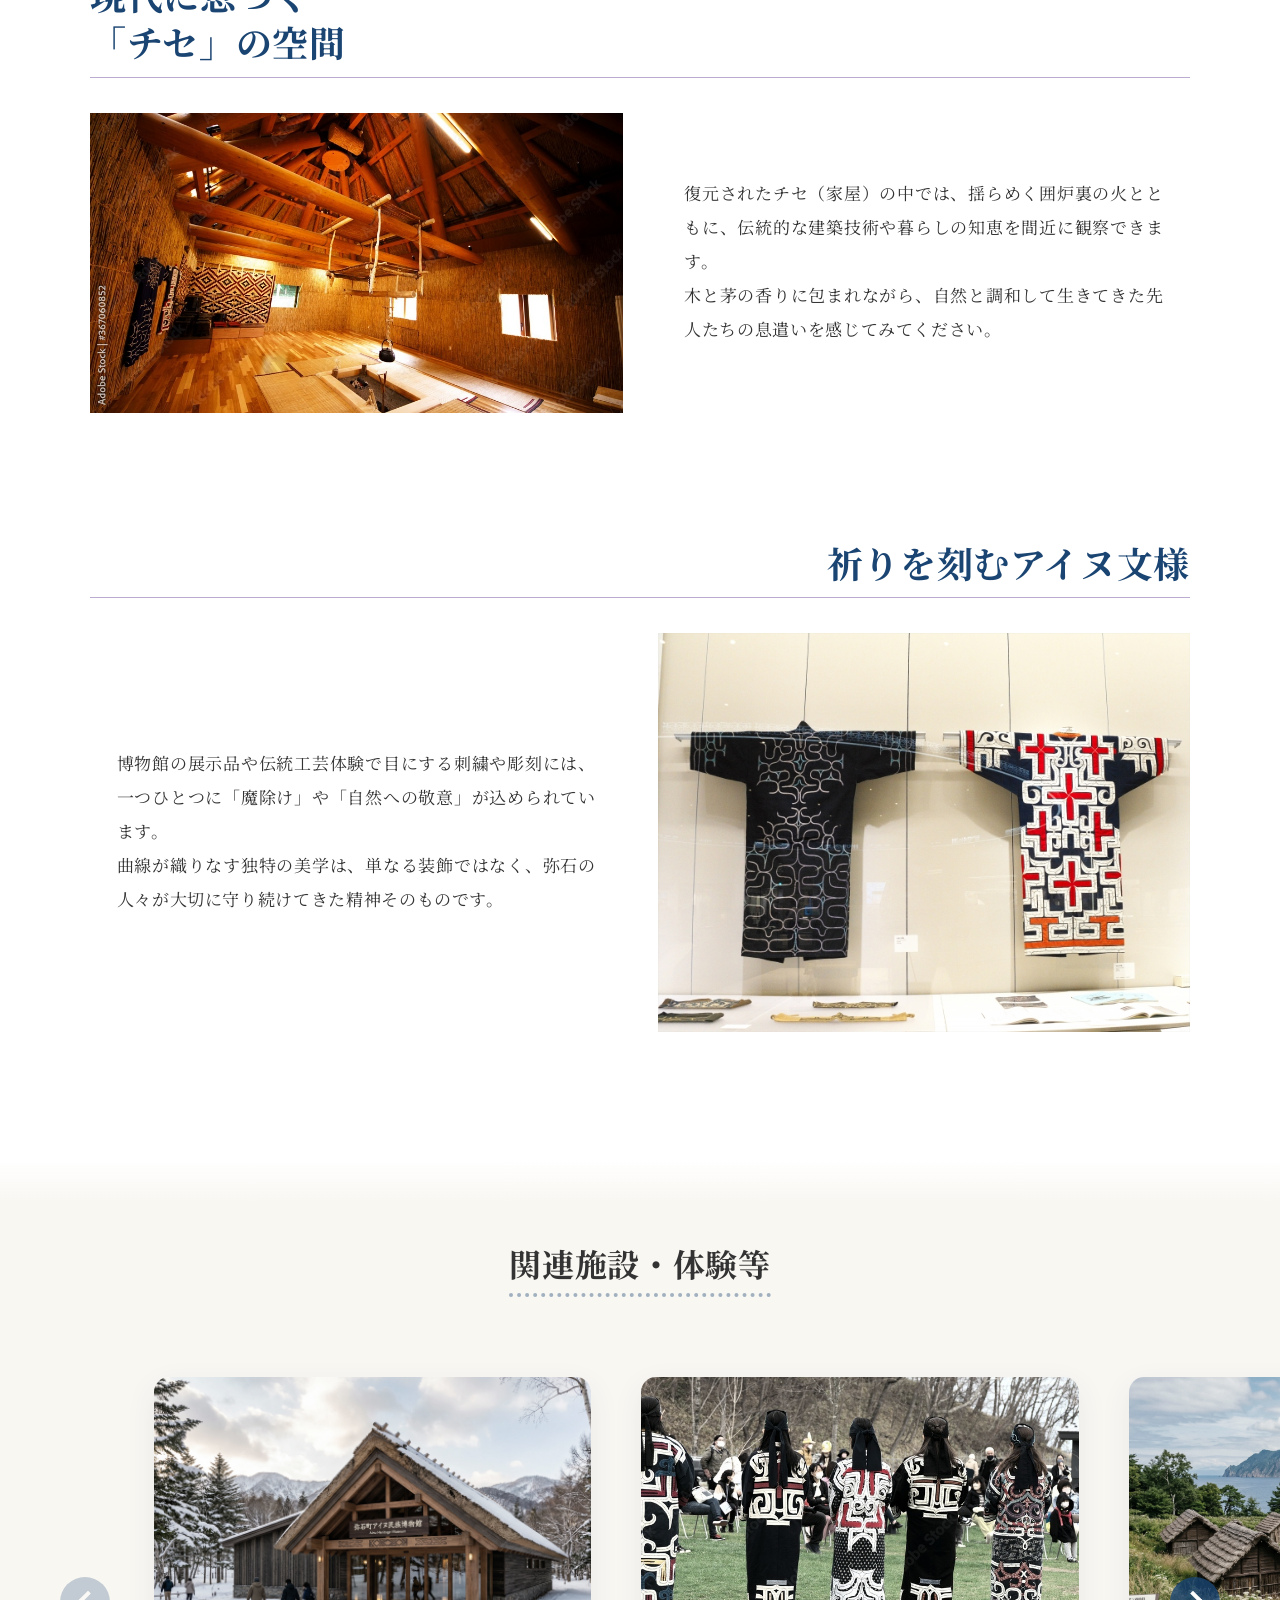
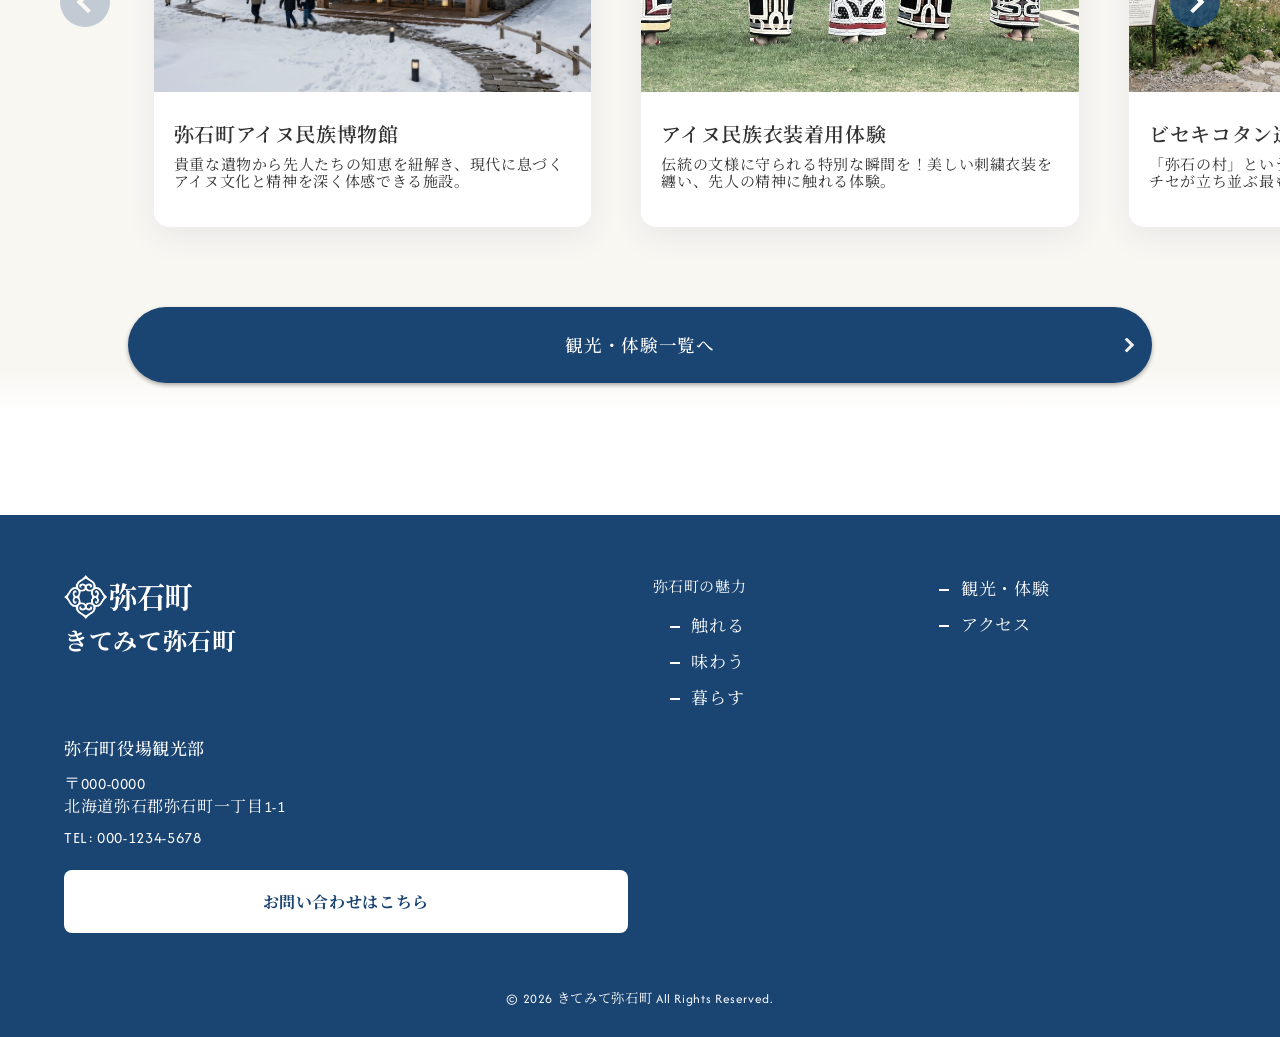
<file: biseki/theme/culture.html>
<!doctype html>
<html lang="ja">
  <head>
    <meta charset="UTF-8" />
    <meta name="viewport" content="width=device-width, initial-scale=1.0" />
    <link rel="stylesheet" href="../css/common.css" />
    <link rel="stylesheet" href="../css/theme.css" />
    <link rel="preconnect" href="https://fonts.googleapis.com" />
    <link rel="preconnect" href="https://fonts.gstatic.com" crossorigin />
    <link
      href="https://fonts.googleapis.com/css2?family=Afacad:ital,wght@0,400..700;1,400..700&family=Noto+Serif+JP:wght@200..900&family=Zen+Maru+Gothic:wght@500;700;900&display=swap"
      rel="stylesheet"
    />
    <meta name="description" content="" />
    <title>歴史深い文化に触れる｜【公式】弥石町観光ガイド きてみて弥石町</title>
  </head>
  <body class="is-under culture">
    <header>
      <div class="header-logo">
        <a href="../index.html"><img src="../img/logo1.png" alt="弥石町" /></a>
      </div>
      <div class="sp-nav">
        <div class="burger-btn">
          <span></span>
          <span></span>
          <span></span>
        </div>
      </div>
      <div class="nav-overlay"></div>
      <nav class="global-nav">
        <p class="nav-title">きてみて弥石町</p>
        <ul class="theme-list">
          <li>
            <span class="theme-list-title">弥石町の魅力</span>
            <ul class="dropdown-menu">
              <li>
                <a href="#" class="drop-menu-item">触れる</a>
              </li>
              <li><a href="food.html" class="drop-menu-item">味わう</a></li>
              <li><a href="life.html" class="drop-menu-item">暮らす</a></li>
            </ul>
          </li>
        </ul>
        <ul class="nav-list">
          <li><a href="../activities/activities.html">観光・体験</a></li>
          <li><a href="../access/access.html">アクセス</a></li>
        </ul>
        <div class="info">
          <p class="company-name">弥石町役場観光部</p>
          <p>〒000-0000<br />北海道弥石郡弥石町一丁目1-1</p>
          <p class="tel"><a href="tel:000-1234-5678">TEL: 000-1234-5678</a></p>
          <a href="../inquiry/inquiry.html" class="nav-inquiry-btn"
            >お問い合わせはこちら</a
          >
        </div>
        <div class="language-btn">
          <picture class="pic-default">
            <source srcset="../img/SVG/globe-eee.svg" media="(width>767px)" />
            <img src="../img/SVG/globe.svg" alt="標準言語設定アイコン" />
          </picture>
          <picture class="pic-scrolled">
            <img
              src="../img/SVG/globe-1a4472.svg"
              alt="スクロール時言語設定アイコン"
            />
          </picture>
          <p>LANGUAGE</p>
        </div>
      </nav>
    </header>
    <main>
      <div class="breadcrumbs">
        <ol>
          <li><a href="../index.html">ホーム</a></li>
          <li>触れる</li>
        </ol>
      </div>
      <div class="theme-title-box">
        <div class="wrap">
          <h1 class="theme-title"><span>歴史深い文化に</span><br />触れる</h1>
        </div>
        <div class="title-belt"></div>
        <div class="wrap">
          <p class="description">
            弥石町は、かつて道内でも有数の規模を誇ったアイヌのコタン（村）が栄えた地です。
            <br />
            町内各所に点在する遺跡からは、当時の生活を物語る貴重な遺物が数多く出土しており、自然を敬い共生してきた先見的な文化を今に伝えています。<br />
            復元されたチセ（家屋）や、伝統工芸の体験プログラムを通じて、単なる知識としての歴史ではなく、現代にも通ずる「自然と心の調和」を肌で感じることができる、学びと発見に満ちたエリアです。
          </p>
        </div>
      </div>
      <section class="intro">
        <div class="wrap">
          <ol class="intro-list">
            <li class="intro-item">
              <h2>雄大なる眺望</h2>
              <div class="item-img">
                <img src="../img/bisekikotan.png" alt="遺跡眺望イメージ" />
              </div>
              <p>
                ビセキコタン遺跡群が位置する地は、古くからカムイ（神）と人間が交差する聖域とされてきました。<br />
                集落の眼前に広がる雄大な海のパノラマは、アイヌの人々も同じように眺めていた、弥石町の原風景です。
              </p>
            </li>
            <li class="intro-item">
              <h2>現代に息づく<br />「チセ」の空間</h2>
              <div class="item-img">
                <img src="../img/mv04.jpeg" alt="チセ屋内イメージ" />
              </div>
              <p>
                復元されたチセ（家屋）の中では、揺らめく囲炉裏の火とともに、伝統的な建築技術や暮らしの知恵を間近に観察できます。<br />
                木と茅の香りに包まれながら、自然と調和して生きてきた先人たちの息遣いを感じてみてください。
              </p>
            </li>
            <li class="intro-item">
              <h2>祈りを刻むアイヌ文様</h2>
              <div class="item-img">
                <img src="../img/ainu-clothing.jpg" alt="アイヌ衣装イメージ" />
              </div>
              <p>
                博物館の展示品や伝統工芸体験で目にする刺繍や彫刻には、一つひとつに「魔除け」や「自然への敬意」が込められています。<br />
                曲線が織りなす独特の美学は、単なる装飾ではなく、弥石の人々が大切に守り続けてきた精神そのものです。
              </p>
            </li>
          </ol>
        </div>
      </section>
      <section class="related">
        <div class="wrap">
          <h2 class="section-title">関連施設・体験等</h2>
        </div>
        <div class="related-item-list-box">
          <button class="arrow-btn prev" aria-label="前へ"></button>
          <button class="arrow-btn next" aria-label="次へ"></button>
          <ol class="related-list">
            <li class="card">
              <a href="" class="item-link">
                <div class="card-img-box">
                  <img
                    src="../img/museum.png"
                    alt="弥石町アイヌ民族博物館イメージ"
                  />
                </div>
                <div class="card-info-box">
                  <p class="card-title">弥石町アイヌ民族博物館</p>
                  <p class="card-description">
                    貴重な遺物から先人たちの知恵を紐解き、現代に息づくアイヌ文化と精神を深く体感できる施設。
                  </p>
                </div>
              </a>
            </li>
            <li class="card">
              <a href="" class="item-link">
                <div class="card-img-box">
                  <img
                    src="../img/minzoku-isho.jpeg"
                    alt="アイヌ民族衣装着用体験イメージ"
                  />
                </div>
                <div class="card-info-box">
                  <p class="card-title">アイヌ民族衣装着用体験</p>
                  <p class="card-description">
                    伝統の文様に守られる特別な瞬間を！美しい刺繍衣装を纏い、先人の精神に触れる体験。
                  </p>
                </div>
              </a>
            </li>
            <li class="card">
              <a href="" class="item-link">
                <div class="card-img-box">
                  <img
                    src="../img/bisekikotan.png"
                    alt="ビセキコタン遺跡群イメージ"
                  />
                </div>
                <div class="card-info-box">
                  <p class="card-title">ビセキコタン遺跡群</p>
                  <p class="card-description">
                    「弥石の村」という意味のビセキコタンは、復元されたチセが立ち並ぶ最も規模の大きな集落跡です。
                  </p>
                </div>
              </a>
            </li>
            <li class="card">
              <a href="" class="item-link">
                <div class="card-img-box">
                  <img
                    src="../img/shishu.png"
                    alt="アイヌ伝統文様刺繍体験イメージ"
                  />
                </div>
                <div class="card-info-box">
                  <p class="card-title">アイヌ伝統文様刺繍体験</p>
                  <p class="card-description">
                    伝統のアイヌ文様を一針ずつ刻む。心の静寂と、先人たちの温もりに触れる刺繍体験。
                  </p>
                </div>
              </a>
            </li>
            <li class="card">
              <a href="" class="item-link">
                <div class="card-img-box">
                  <img src="../img/yado.jpg" alt="民宿 ばづやイメージ" />
                </div>
                <div class="card-info-box">
                  <p class="card-title">民宿 ばづや</p>
                  <p class="card-description">
                    アイヌの民芸品に囲まれた温もりの宿。伝統の知恵が息づく空間で、心安らぐひとときを。
                  </p>
                </div>
              </a>
            </li>
          </ol>
        </div>
        <a href="../activities/activities.html" class="more-btn"
          >観光・体験一覧へ</a
        >
      </section>
    </main>
    <footer>
      <div class="wrap">
        <div class="footer-logo">
          <a href="../index.html"
            ><img src="../img/logo1-white.png" alt="弥石町ロゴ"
          /></a>
          <p class="footer-title">きてみて弥石町</p>
        </div>
        <nav class="footer-nav">
          <ul class="theme-list">
            <li>
              <span class="theme-list-title">弥石町の魅力</span>
              <ul class="dropdown-menu">
                <li>
                  <a href="#" class="drop-menu-item">触れる</a>
                </li>
                <li>
                  <a href="food.html" class="drop-menu-item">味わう</a>
                </li>
                <li>
                  <a href="life.html" class="drop-menu-item">暮らす</a>
                </li>
              </ul>
            </li>
          </ul>
          <ul class="nav-list">
            <li><a href="../activities/activities.html">観光・体験</a></li>
            <li><a href="../access/access.html">アクセス</a></li>
          </ul>
        </nav>
        <div class="info">
          <p class="company-name">弥石町役場観光部</p>
          <p>〒000-0000<br />北海道弥石郡弥石町一丁目1-1</p>
          <p class="tel"><a href="tel:000-1234-5678">TEL: 000-1234-5678</a></p>
          <a href="../inquiry/inquiry.html" class="nav-inquiry-btn"
            >お問い合わせはこちら</a
          >
        </div>
        <p class="copy">
          <small>&copy; 2026 きてみて弥石町 All Rights Reserved.</small>
        </p>
      </div>
    </footer>

    <!-- 問い合わせボタン -->
    <a href="../inquiry/inquiry.html" class="fixed-inquiry-btn">
      <div class="icon">
        <img src="../img/SVG/inquiry.svg" alt="お問い合わせアイコン" />
      </div>
      <p>お問い合わせ</p>
    </a>
    <!-- top戻るボタン -->
    <a href="#top" class="to-top-btn">
      <img src="../img/logo-icon-orange.png" alt="TOPへ戻るボタンアイコン" />
      <p>TOP</p>
    </a>
    <script src="https://ajax.googleapis.com/ajax/libs/jquery/3.7.1/jquery.min.js"></script>
    <script type="text/javascript" src="../js/main.js"></script>
  </body>
</html>
</file>
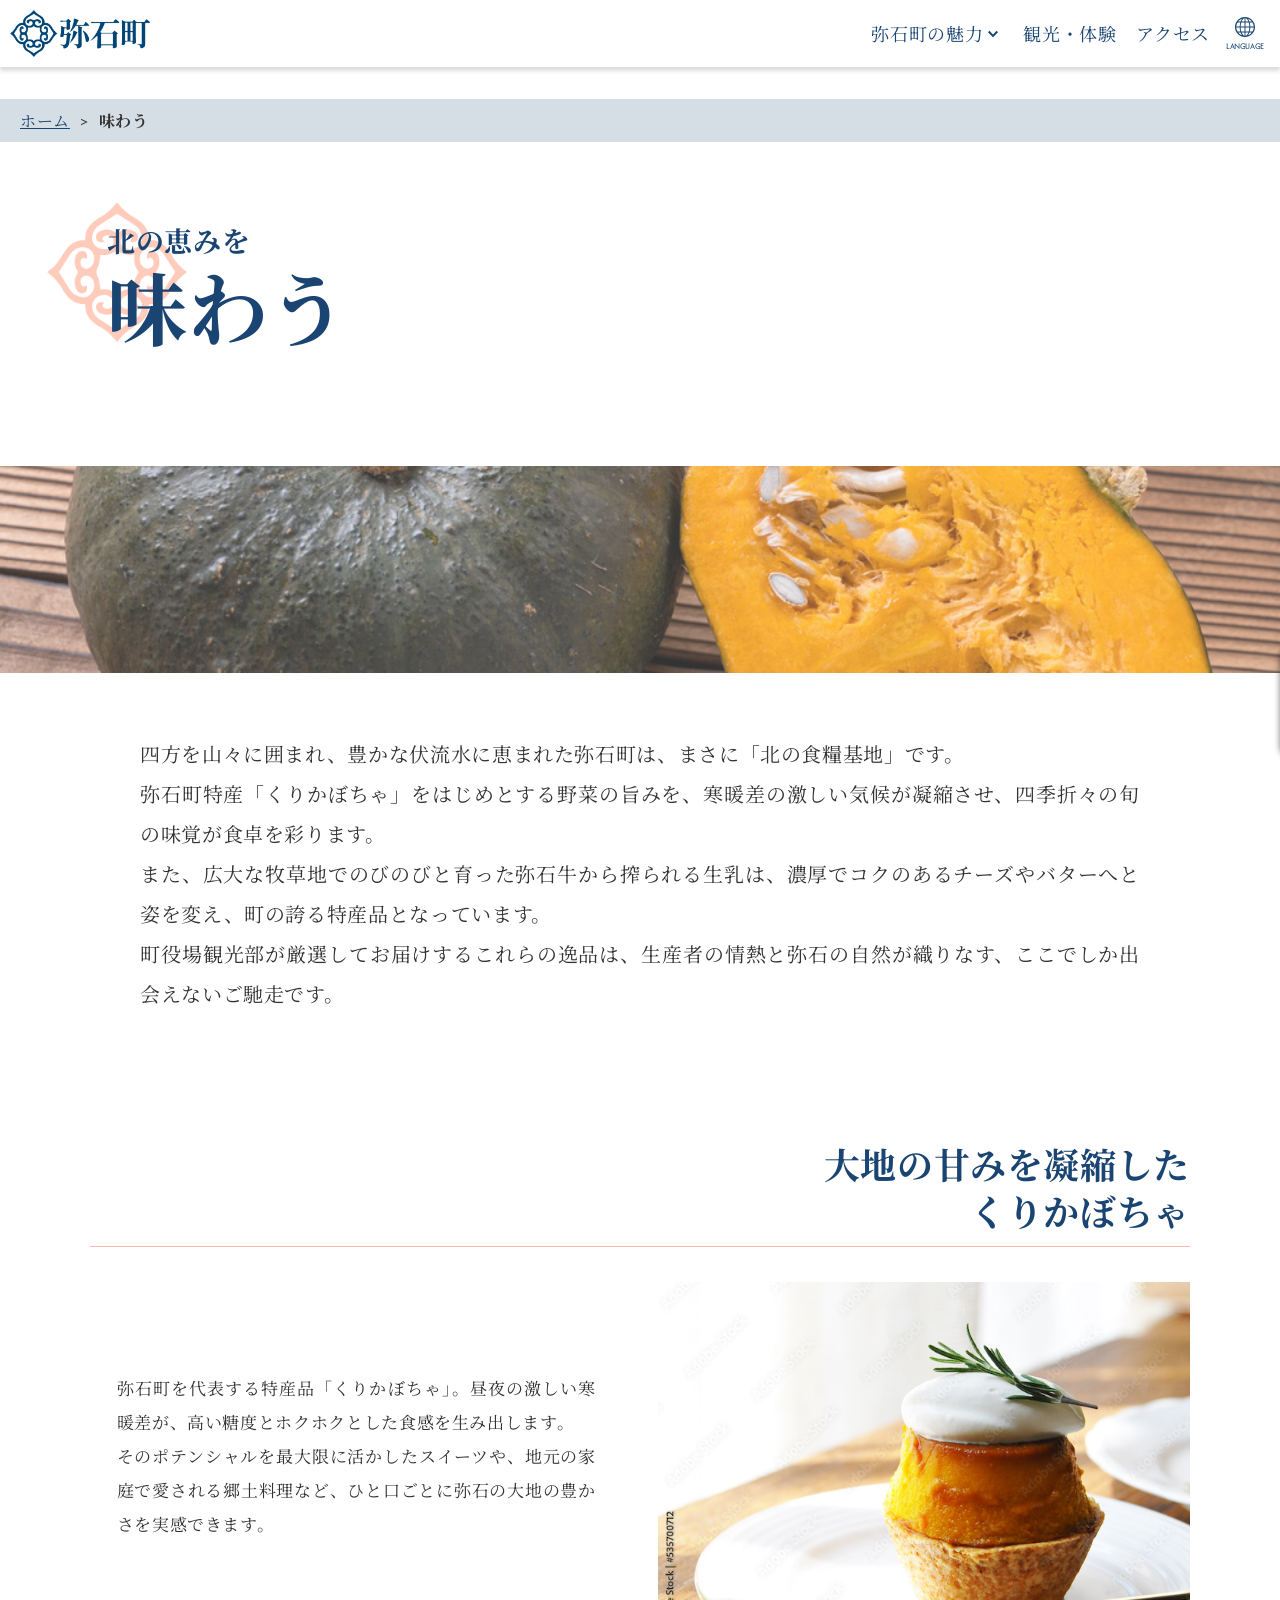
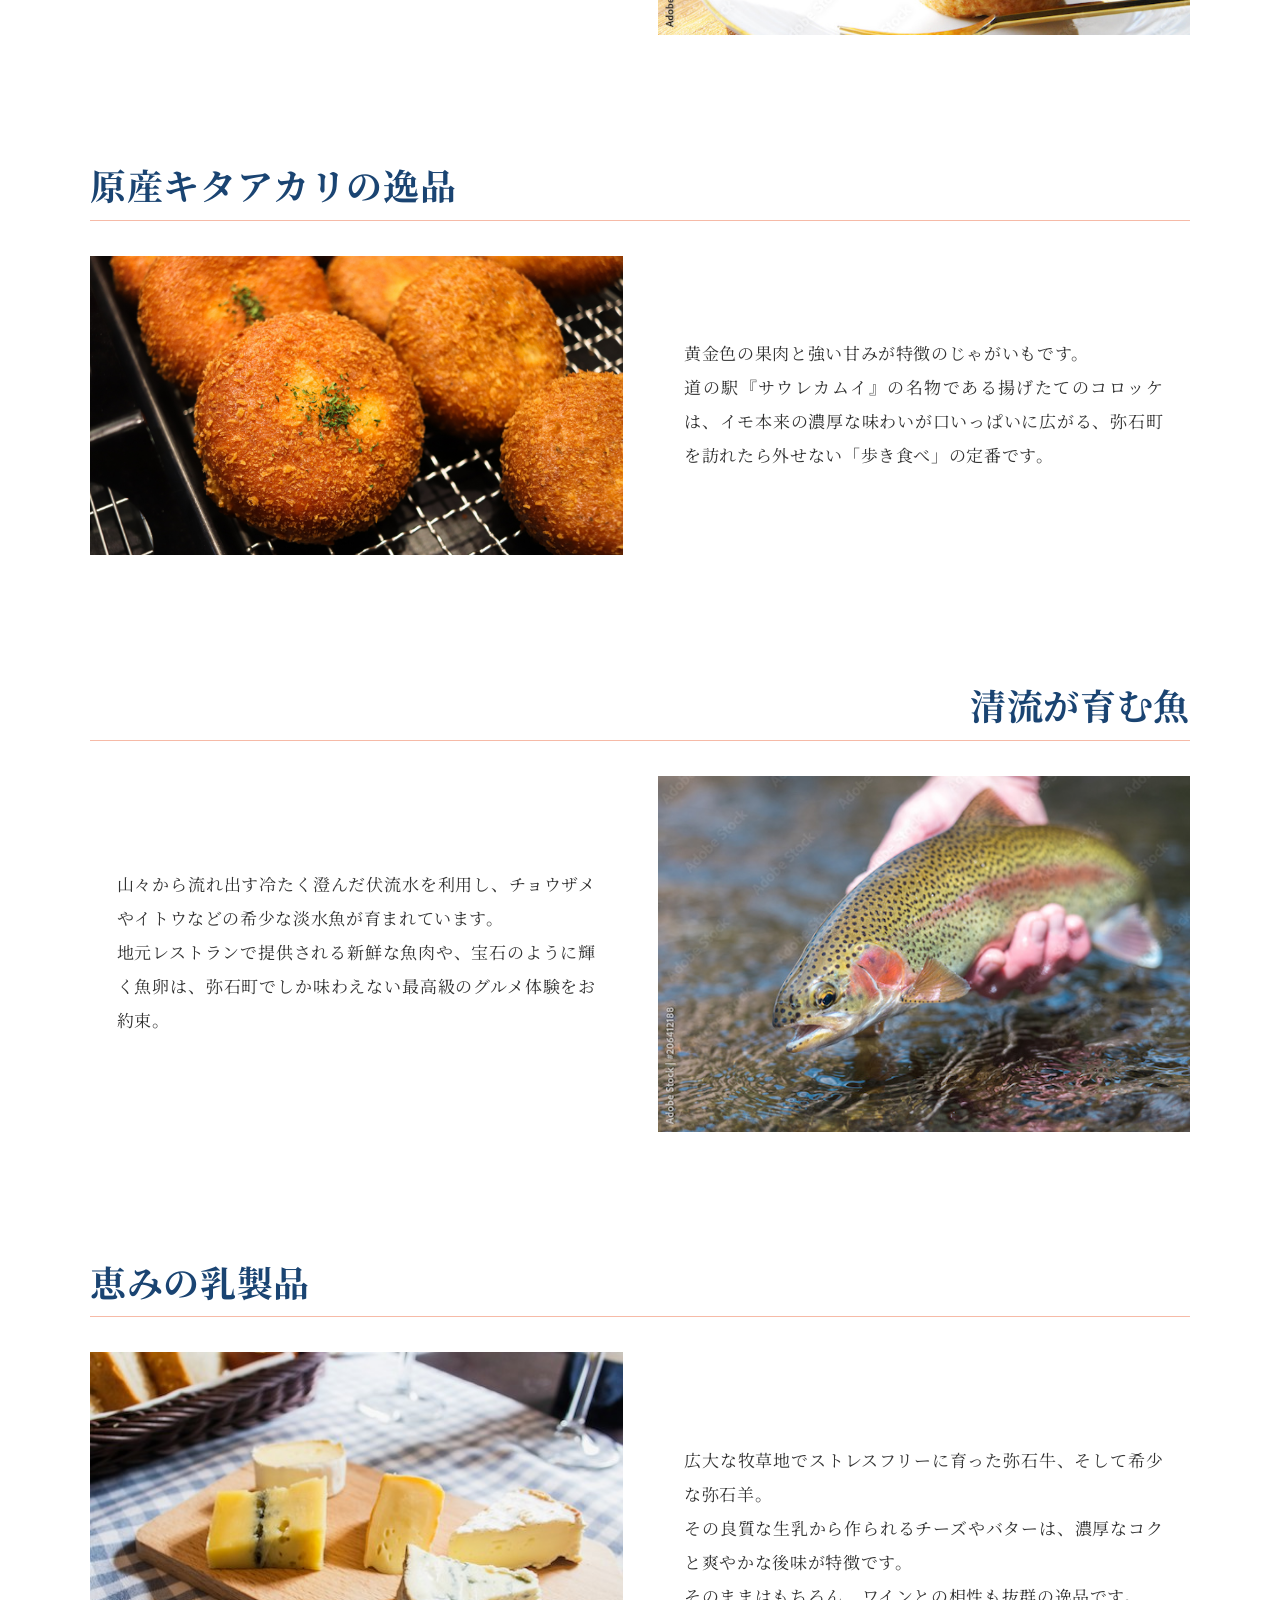
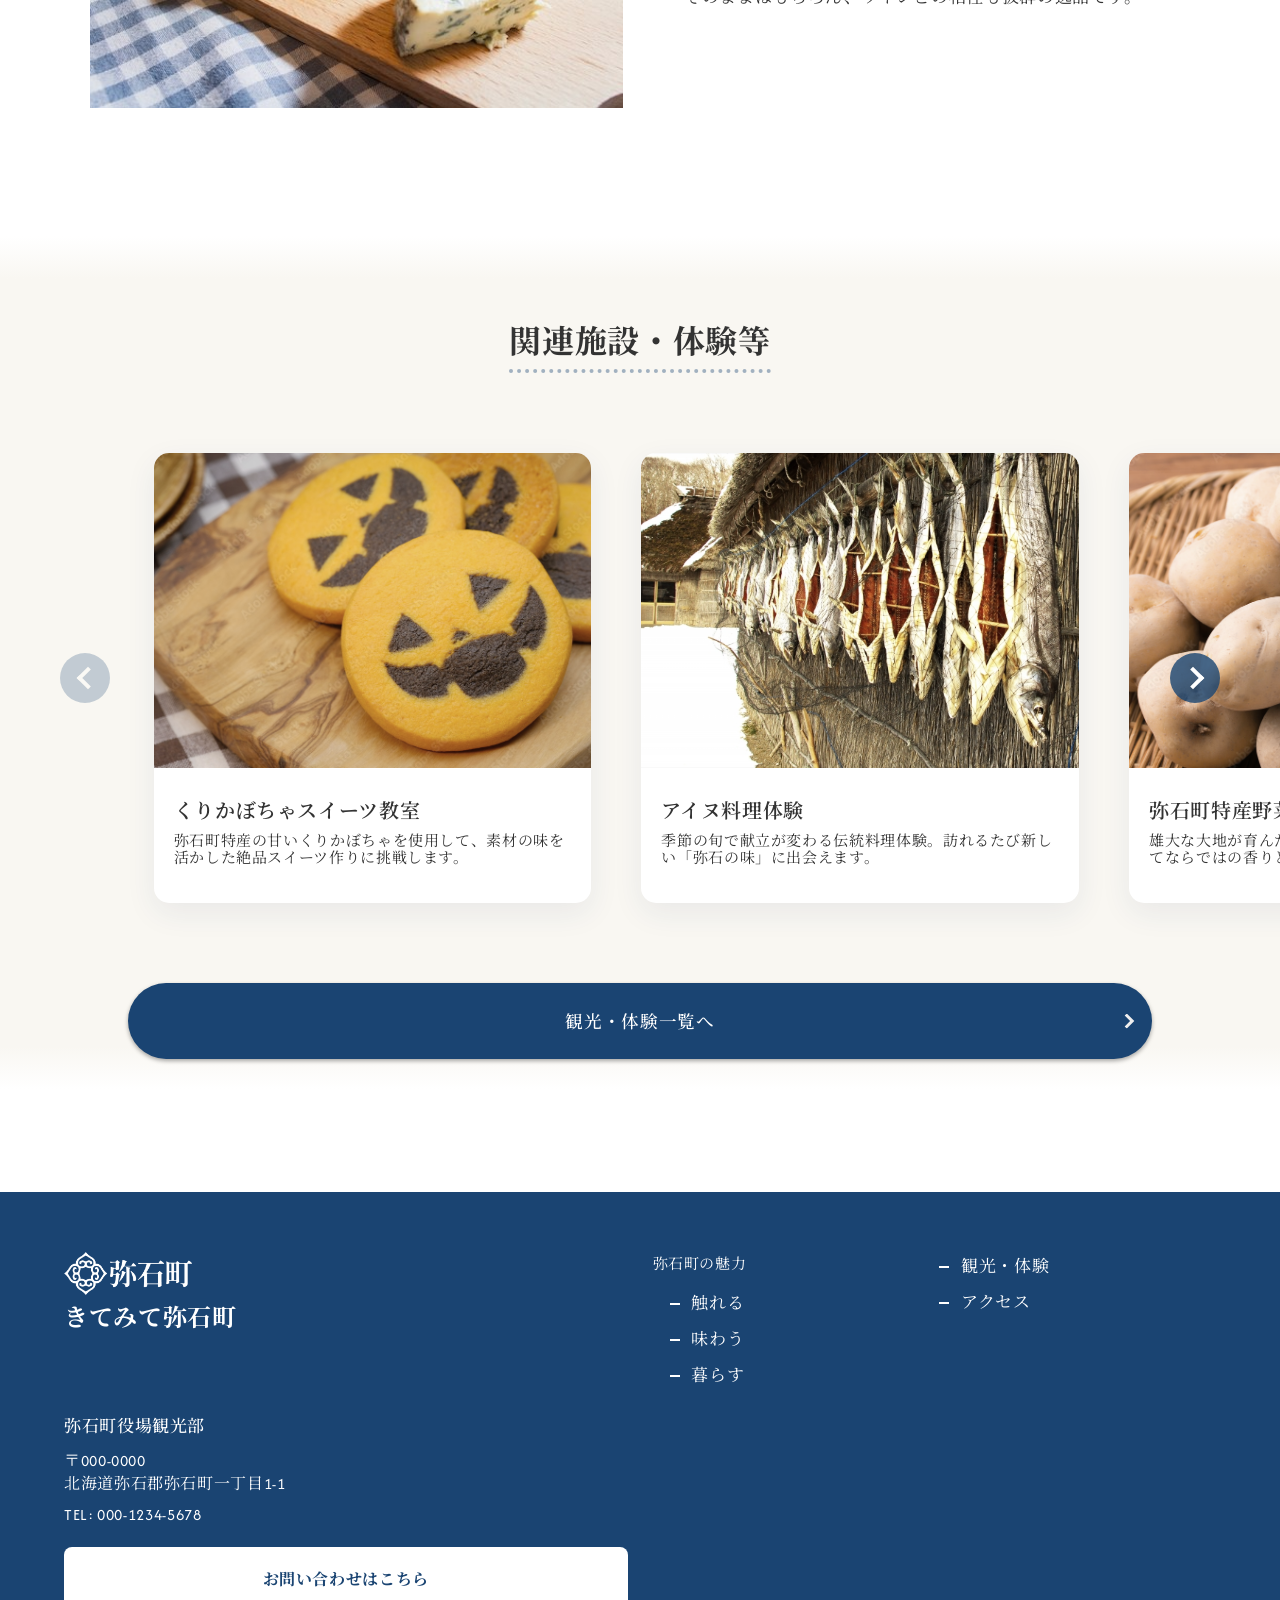
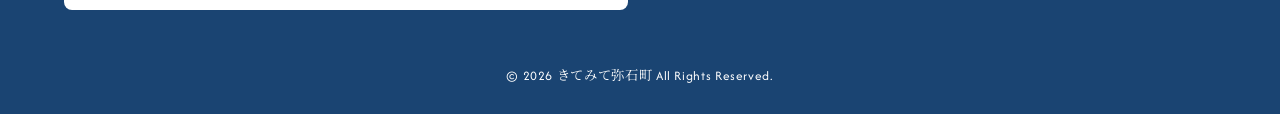
<file: biseki/theme/food.html>
<!doctype html>
<html lang="ja">
  <head>
    <meta charset="UTF-8" />
    <meta name="viewport" content="width=device-width, initial-scale=1.0" />
    <link rel="stylesheet" href="../css/common.css" />
    <link rel="stylesheet" href="../css/theme.css" />
    <link rel="preconnect" href="https://fonts.googleapis.com" />
    <link rel="preconnect" href="https://fonts.gstatic.com" crossorigin />
    <link
      href="https://fonts.googleapis.com/css2?family=Afacad:ital,wght@0,400..700;1,400..700&family=Noto+Serif+JP:wght@200..900&family=Zen+Maru+Gothic:wght@500;700;900&display=swap"
      rel="stylesheet"
    />
    <meta name="description" content="" />
    <title>北の恵みを味わう｜【公式】弥石町観光ガイド きてみて弥石町</title>
  </head>
  <body class="is-under food">
    <header>
      <div class="header-logo">
        <a href="../index.html"><img src="../img/logo1.png" alt="弥石町" /></a>
      </div>
      <div class="sp-nav">
        <div class="burger-btn">
          <span></span>
          <span></span>
          <span></span>
        </div>
      </div>
      <div class="nav-overlay"></div>
      <nav class="global-nav">
        <p class="nav-title">きてみて弥石町</p>
        <ul class="theme-list">
          <li>
            <span class="theme-list-title">弥石町の魅力</span>
            <ul class="dropdown-menu">
              <li>
                <a href="culture.html" class="drop-menu-item">触れる</a>
              </li>
              <li><a href="#" class="drop-menu-item">味わう</a></li>
              <li><a href="life.html" class="drop-menu-item">暮らす</a></li>
            </ul>
          </li>
        </ul>
        <ul class="nav-list">
          <li><a href="../activities/activities.html">観光・体験</a></li>
          <li><a href="../access/access.html">アクセス</a></li>
        </ul>
        <div class="info">
          <p class="company-name">弥石町役場観光部</p>
          <p>〒000-0000<br />北海道弥石郡弥石町一丁目1-1</p>
          <p class="tel"><a href="tel:000-1234-5678">TEL: 000-1234-5678</a></p>
          <a href="../inquiry/inquiry.html" class="nav-inquiry-btn"
            >お問い合わせはこちら</a
          >
        </div>
        <div class="language-btn">
          <picture class="pic-default">
            <source srcset="../img/SVG/globe-eee.svg" media="(width>767px)" />
            <img src="../img/SVG/globe.svg" alt="標準言語設定アイコン" />
          </picture>
          <picture class="pic-scrolled">
            <img
              src="../img/SVG/globe-1a4472.svg"
              alt="スクロール時言語設定アイコン"
            />
          </picture>
          <p>LANGUAGE</p>
        </div>
      </nav>
    </header>
    <main>
      <div class="breadcrumbs">
        <ol>
          <li><a href="../index.html">ホーム</a></li>
          <li>味わう</li>
        </ol>
      </div>
      <div class="theme-title-box">
        <div class="wrap">
          <h1 class="theme-title"><span>北の恵みを</span><br />味わう</h1>
        </div>
        <div class="title-belt"></div>
        <div class="wrap">
          <p class="description">
            四方を山々に囲まれ、豊かな伏流水に恵まれた弥石町は、まさに「北の食糧基地」です。<br />
            弥石町特産「くりかぼちゃ」をはじめとする野菜の旨みを、寒暖差の激しい気候が凝縮させ、四季折々の旬の味覚が食卓を彩ります。<br />
            また、広大な牧草地でのびのびと育った弥石牛から搾られる生乳は、濃厚でコクのあるチーズやバターへと姿を変え、町の誇る特産品となっています。<br />
            町役場観光部が厳選してお届けするこれらの逸品は、生産者の情熱と弥石の自然が織りなす、ここでしか出会えないご馳走です。
          </p>
        </div>
      </div>
      <section class="intro">
        <div class="wrap">
          <ol class="intro-list">
            <li class="intro-item">
              <h2>大地の甘みを凝縮した<br />くりかぼちゃ</h2>
              <div class="item-img">
                <img src="../img/pudding.jpeg" alt="くりかぼちゃイメージ" />
              </div>
              <p>
                弥石町を代表する特産品「くりかぼちゃ」。昼夜の激しい寒暖差が、高い糖度とホクホクとした食感を生み出します。<br />
                そのポテンシャルを最大限に活かしたスイーツや、地元の家庭で愛される郷土料理など、ひと口ごとに弥石の大地の豊かさを実感できます。
              </p>
            </li>
            <li class="intro-item">
              <h2>原産キタアカリの逸品</h2>
              <div class="item-img">
                <img src="../img/croquette.jpg" alt="コロッケイメージ" />
              </div>
              <p>
                黄金色の果肉と強い甘みが特徴のじゃがいもです。<br />
                道の駅『サウレカムイ』の名物である揚げたてのコロッケは、イモ本来の濃厚な味わいが口いっぱいに広がる、弥石町を訪れたら外せない「歩き食べ」の定番です。
              </p>
            </li>
            <li class="intro-item">
              <h2>清流が育む魚</h2>
              <div class="item-img">
                <img src="../img/fish.jpeg" alt="魚イメージ" />
              </div>
              <p>
                山々から流れ出す冷たく澄んだ伏流水を利用し、チョウザメやイトウなどの希少な淡水魚が育まれています。<br />
                地元レストランで提供される新鮮な魚肉や、宝石のように輝く魚卵は、弥石町でしか味わえない最高級のグルメ体験をお約束。
              </p>
            </li>
            <li class="intro-item">
              <h2>恵みの乳製品</h2>
              <div class="item-img">
                <img src="../img/cheese.jpg" alt="チーズイメージ" />
              </div>
              <p>
                広大な牧草地でストレスフリーに育った弥石牛、そして希少な弥石羊。<br />
                その良質な生乳から作られるチーズやバターは、濃厚なコクと爽やかな後味が特徴です。<br />
                そのままはもちろん、ワインとの相性も抜群の逸品です。
              </p>
            </li>
          </ol>
        </div>
      </section>
      <section class="related">
        <div class="wrap">
          <h2 class="section-title">関連施設・体験等</h2>
        </div>
        <div class="related-item-list-box">
          <button class="arrow-btn prev" aria-label="前へ"></button>
          <button class="arrow-btn next" aria-label="次へ"></button>
          <ol class="related-list">
            <li class="card">
              <a href="" class="item-link">
                <div class="card-img-box">
                  <img
                    src="../img/cookies.jpeg"
                    alt="くりかぼちゃスイーツイメージ"
                  />
                </div>
                <div class="card-info-box">
                  <p class="card-title">くりかぼちゃスイーツ教室</p>
                  <p class="card-description">
                    弥石町特産の甘いくりかぼちゃを使用して、素材の味を活かした絶品スイーツ作りに挑戦します。
                  </p>
                </div>
              </a>
            </li>
            <li class="card">
              <a href="" class="item-link">
                <div class="card-img-box">
                  <img src="../img/ainu-cuisine.jpg" alt="アイヌ料理イメージ" />
                </div>
                <div class="card-info-box">
                  <p class="card-title">アイヌ料理体験</p>
                  <p class="card-description">
                    季節の旬で献立が変わる伝統料理体験。訪れるたび新しい「弥石の味」に出会えます。
                  </p>
                </div>
              </a>
            </li>
            <li class="card">
              <a href="" class="item-link">
                <div class="card-img-box">
                  <img src="../img/potatoes.jpeg" alt="野菜収穫体験イメージ" />
                </div>
                <div class="card-info-box">
                  <p class="card-title">弥石町特産野菜収穫体験</p>
                  <p class="card-description">
                    雄大な大地が育んだ旬の野菜を自分の手で収穫！獲れたてならではの香りと甘みに感動してください。
                  </p>
                </div>
              </a>
            </li>
            <li class="card">
              <a href="" class="item-link">
                <div class="card-img-box">
                  <img src="../img/croquette.jpg" alt="コロッケイメージ" />
                </div>
                <div class="card-info-box">
                  <p class="card-title">道の駅『サウレカムイ』</p>
                  <p class="card-description">
                    弥石の旬が揃う場所。特産の山菜や海産物を堪能できるほか、アイヌ工芸品も豊富に並びます。
                  </p>
                </div>
              </a>
            </li>
            <li class="card">
              <a href="" class="item-link">
                <div class="card-img-box">
                  <img
                    src="../img/theme3.jpg"
                    alt="乳しぼり&チーズ作り体験イメージ"
                  />
                </div>
                <div class="card-info-box">
                  <p class="card-title">乳しぼり&チーズ作り体験</p>
                  <p class="card-description">
                    酪農の町で命の恵みを体感。新鮮な生乳から自分だけのチーズを作る、贅沢なひとときを！
                  </p>
                </div>
              </a>
            </li>
            <li class="card">
              <a href="" class="item-link">
                <div class="card-img-box">
                  <img src="../img/shoten.png" alt="山谷商店イメージ" />
                </div>
                <div class="card-info-box">
                  <p class="card-title">山谷商店</p>
                  <p class="card-description">
                    伝統の刺繍衣装や工芸品が並ぶ老舗。弥石町の文化を暮らしに彩る逸品に出会える店。
                  </p>
                </div>
              </a>
            </li>
          </ol>
        </div>
        <a href="../activities/activities.html" class="more-btn"
          >観光・体験一覧へ</a
        >
      </section>
    </main>
    <footer>
      <div class="wrap">
        <div class="footer-logo">
          <a href="../index.html"
            ><img src="../img/logo1-white.png" alt="弥石町ロゴ"
          /></a>
          <p class="footer-title">きてみて弥石町</p>
        </div>
        <nav class="footer-nav">
          <ul class="theme-list">
            <li>
              <span class="theme-list-title">弥石町の魅力</span>
              <ul class="dropdown-menu">
                <li>
                  <a href="culture.html" class="drop-menu-item">触れる</a>
                </li>
                <li>
                  <a href="#" class="drop-menu-item">味わう</a>
                </li>
                <li>
                  <a href="life.html" class="drop-menu-item">暮らす</a>
                </li>
              </ul>
            </li>
          </ul>
          <ul class="nav-list">
            <li><a href="../activities/activities.html">観光・体験</a></li>
            <li><a href="../access/access.html">アクセス</a></li>
          </ul>
        </nav>
        <div class="info">
          <p class="company-name">弥石町役場観光部</p>
          <p>〒000-0000<br />北海道弥石郡弥石町一丁目1-1</p>
          <p class="tel"><a href="tel:000-1234-5678">TEL: 000-1234-5678</a></p>
          <a href="../inquiry/inquiry.html" class="nav-inquiry-btn"
            >お問い合わせはこちら</a
          >
        </div>
        <p class="copy">
          <small>&copy; 2026 きてみて弥石町 All Rights Reserved.</small>
        </p>
      </div>
    </footer>

    <!-- 問い合わせボタン -->
    <a href="../inquiry/inquiry.html" class="fixed-inquiry-btn">
      <div class="icon">
        <img src="../img/SVG/inquiry.svg" alt="お問い合わせアイコン" />
      </div>
      <p>お問い合わせ</p>
    </a>
    <!-- top戻るボタン -->
    <a href="#top" class="to-top-btn">
      <img src="../img/logo-icon-orange.png" alt="TOPへ戻るボタンアイコン" />
      <p>TOP</p>
    </a>
    <script src="https://ajax.googleapis.com/ajax/libs/jquery/3.7.1/jquery.min.js"></script>
    <script type="text/javascript" src="../js/main.js"></script>
  </body>
</html>
</file>
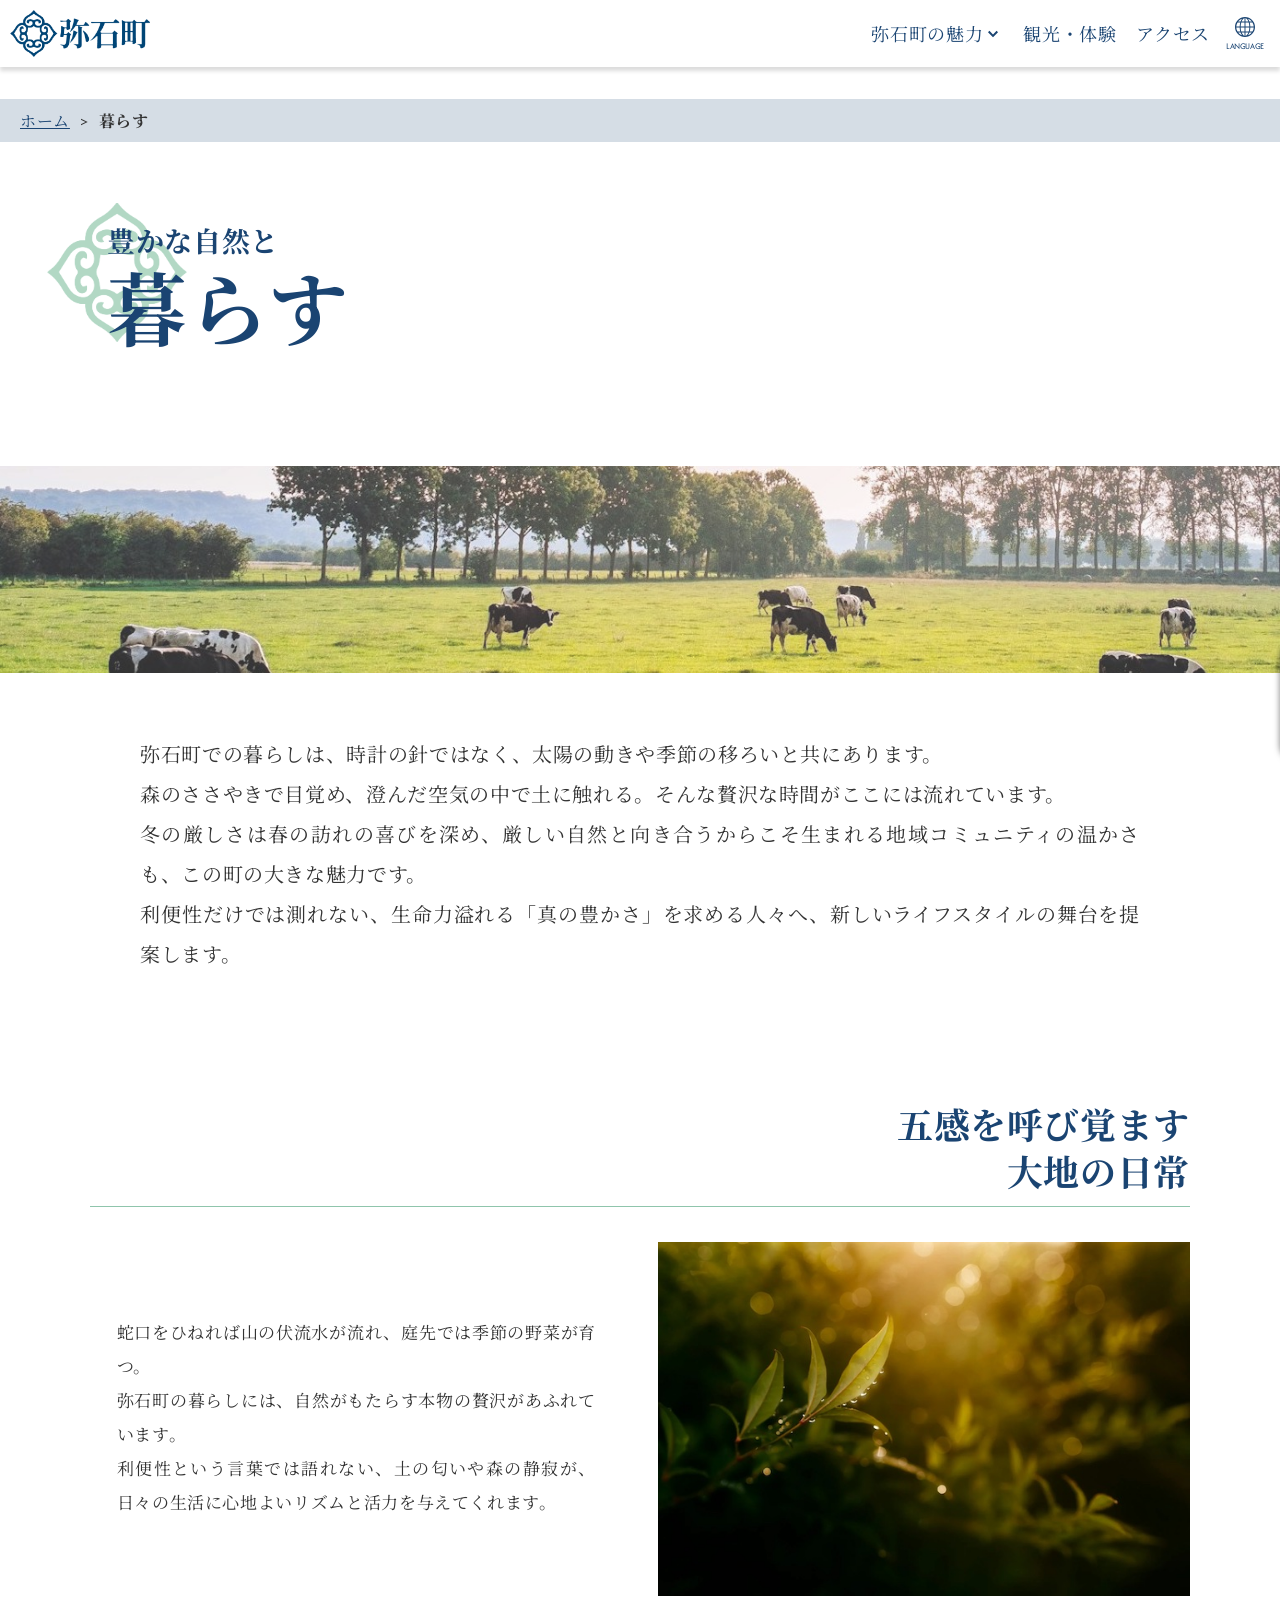
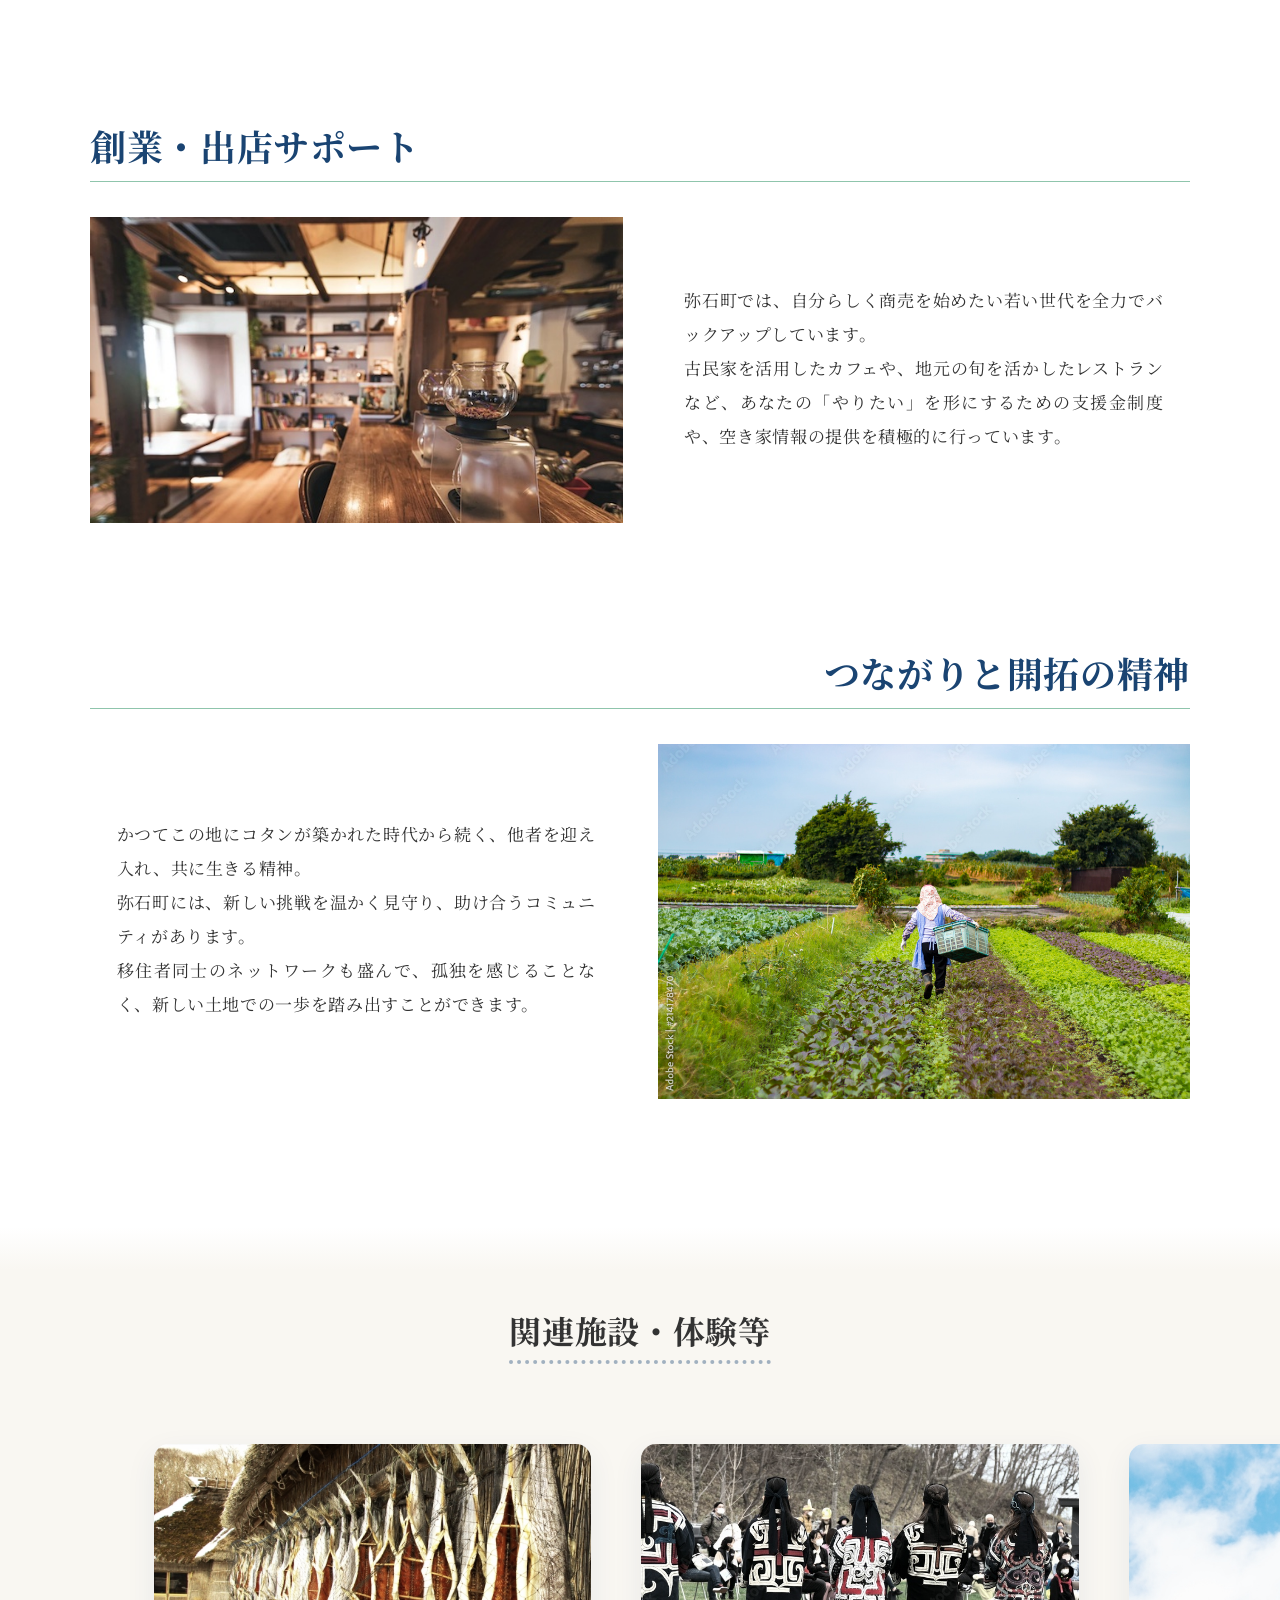
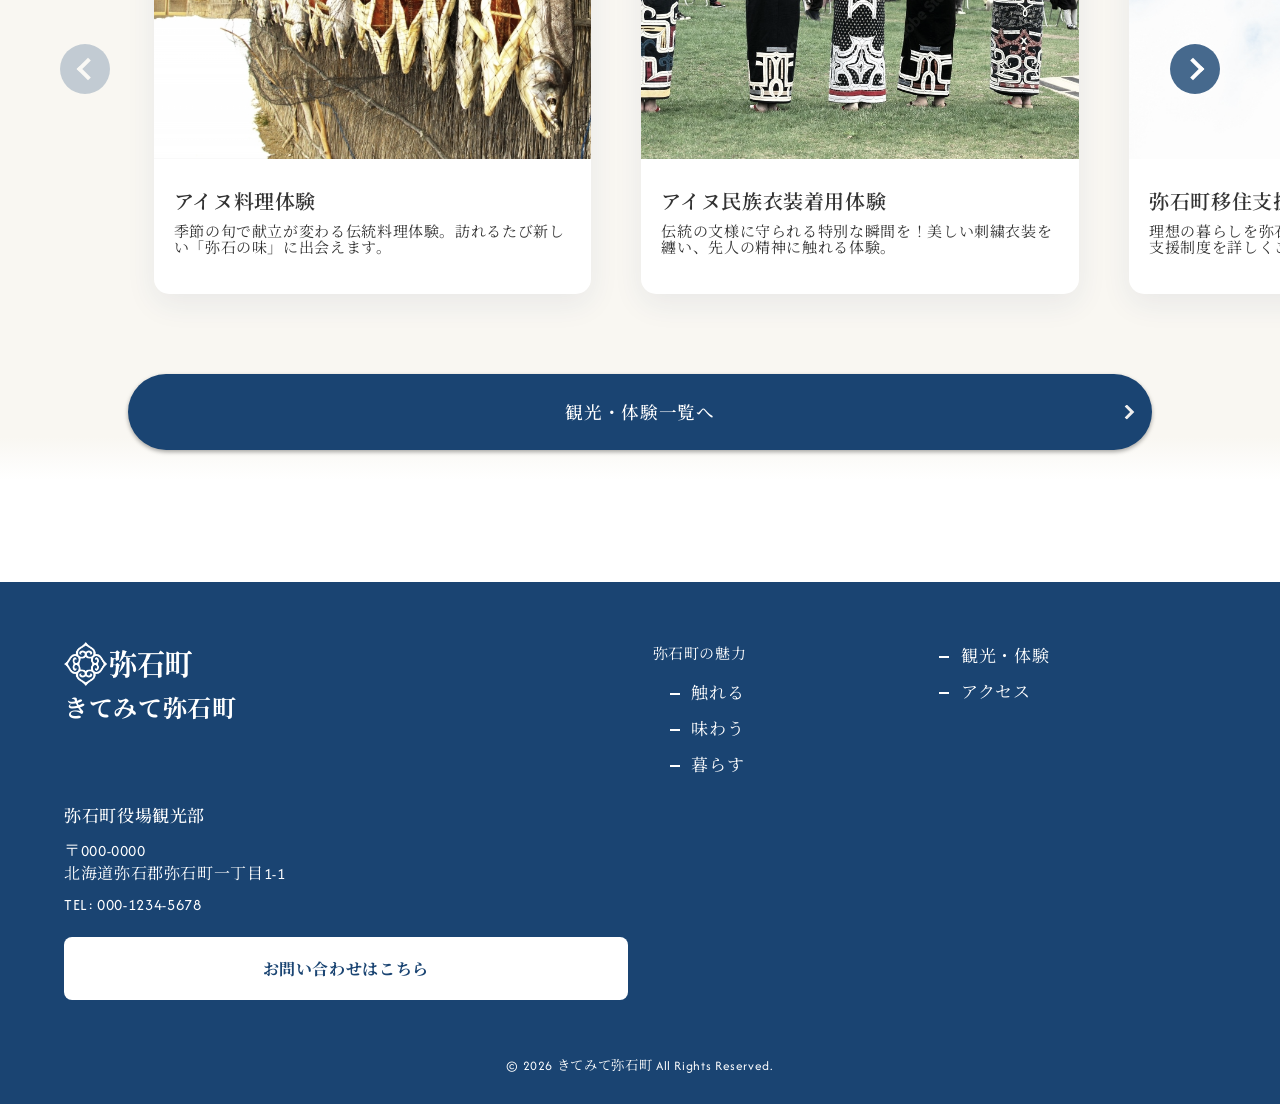
<file: biseki/theme/life.html>
<!doctype html>
<html lang="ja">
  <head>
    <meta charset="UTF-8" />
    <meta name="viewport" content="width=device-width, initial-scale=1.0" />
    <link rel="stylesheet" href="../css/common.css" />
    <link rel="stylesheet" href="../css/theme.css" />
    <link rel="preconnect" href="https://fonts.googleapis.com" />
    <link rel="preconnect" href="https://fonts.gstatic.com" crossorigin />
    <link
      href="https://fonts.googleapis.com/css2?family=Afacad:ital,wght@0,400..700;1,400..700&family=Noto+Serif+JP:wght@200..900&family=Zen+Maru+Gothic:wght@500;700;900&display=swap"
      rel="stylesheet"
    />
    <meta name="description" content="" />
    <title>豊かな自然と暮らす｜【公式】弥石町観光ガイド きてみて弥石町</title>
  </head>
  <body class="is-under life">
    <header>
      <div class="header-logo">
        <a href="../index.html"><img src="../img/logo1.png" alt="弥石町" /></a>
      </div>
      <div class="sp-nav">
        <div class="burger-btn">
          <span></span>
          <span></span>
          <span></span>
        </div>
      </div>
      <div class="nav-overlay"></div>
      <nav class="global-nav">
        <p class="nav-title">きてみて弥石町</p>
        <ul class="theme-list">
          <li>
            <span class="theme-list-title">弥石町の魅力</span>
            <ul class="dropdown-menu">
              <li>
                <a href="culture.html" class="drop-menu-item">触れる</a>
              </li>
              <li><a href="food.html" class="drop-menu-item">味わう</a></li>
              <li><a href="#" class="drop-menu-item">暮らす</a></li>
            </ul>
          </li>
        </ul>
        <ul class="nav-list">
          <li><a href="../activities/activities.html">観光・体験</a></li>
          <li><a href="../access/access.html">アクセス</a></li>
        </ul>
        <div class="info">
          <p class="company-name">弥石町役場観光部</p>
          <p>〒000-0000<br />北海道弥石郡弥石町一丁目1-1</p>
          <p class="tel"><a href="tel:000-1234-5678">TEL: 000-1234-5678</a></p>
          <a href="../inquiry/inquiry.html" class="nav-inquiry-btn"
            >お問い合わせはこちら</a
          >
        </div>
        <div class="language-btn">
          <picture class="pic-default">
            <source srcset="../img/SVG/globe-eee.svg" media="(width>767px)" />
            <img src="../img/SVG/globe.svg" alt="標準言語設定アイコン" />
          </picture>
          <picture class="pic-scrolled">
            <img
              src="../img/SVG/globe-1a4472.svg"
              alt="スクロール時言語設定アイコン"
            />
          </picture>
          <p>LANGUAGE</p>
        </div>
      </nav>
    </header>
    <main>
      <div class="breadcrumbs">
        <ol>
          <li><a href="../index.html">ホーム</a></li>
          <li>暮らす</li>
        </ol>
      </div>
      <div class="theme-title-box">
        <div class="wrap">
          <h1 class="theme-title"><span>豊かな自然と</span><br />暮らす</h1>
        </div>
        <div class="title-belt"></div>
        <div class="wrap">
          <p class="description">
            弥石町での暮らしは、時計の針ではなく、太陽の動きや季節の移ろいと共にあります。<br />
            森のささやきで目覚め、澄んだ空気の中で土に触れる。そんな贅沢な時間がここには流れています。<br />
            冬の厳しさは春の訪れの喜びを深め、厳しい自然と向き合うからこそ生まれる地域コミュニティの温かさも、この町の大きな魅力です。<br />
            利便性だけでは測れない、生命力溢れる「真の豊かさ」を求める人々へ、新しいライフスタイルの舞台を提案します。<br />
          </p>
        </div>
      </div>
      <section class="intro">
        <div class="wrap">
          <ol class="intro-list">
            <li class="intro-item">
              <h2>五感を呼び覚ます<br />大地の日常</h2>
              <div class="item-img">
                <img src="../img/asatsuyu.jpg" alt="朝露イメージ" />
              </div>
              <p>
                蛇口をひねれば山の伏流水が流れ、庭先では季節の野菜が育つ。<br />
                弥石町の暮らしには、自然がもたらす本物の贅沢があふれています。<br />
                利便性という言葉では語れない、土の匂いや森の静寂が、日々の生活に心地よいリズムと活力を与えてくれます。
              </p>
            </li>
            <li class="intro-item">
              <h2>創業・出店サポート</h2>
              <div class="item-img">
                <img src="../img/cafe.jpg" alt="カフェイメージ" />
              </div>
              <p>
                弥石町では、自分らしく商売を始めたい若い世代を全力でバックアップしています。<br />
                古民家を活用したカフェや、地元の旬を活かしたレストランなど、あなたの「やりたい」を形にするための支援金制度や、空き家情報の提供を積極的に行っています。
              </p>
            </li>
            <li class="intro-item">
              <h2>つながりと開拓の精神</h2>
              <div class="item-img">
                <img src="../img/mv03.jpeg" alt="畑仕事イメージ" />
              </div>
              <p>
                かつてこの地にコタンが築かれた時代から続く、他者を迎え入れ、共に生きる精神。<br />
                弥石町には、新しい挑戦を温かく見守り、助け合うコミュニティがあります。<br />
                移住者同士のネットワークも盛んで、孤独を感じることなく、新しい土地での一歩を踏み出すことができます。
              </p>
            </li>
          </ol>
        </div>
      </section>
      <section class="related">
        <div class="wrap">
          <h2 class="section-title">関連施設・体験等</h2>
        </div>
        <div class="related-item-list-box">
          <button class="arrow-btn prev" aria-label="前へ"></button>
          <button class="arrow-btn next" aria-label="次へ"></button>
          <ol class="related-list">
            <li class="card">
              <a href="" class="item-link">
                <div class="card-img-box">
                  <img src="../img/ainu-cuisine.jpg" alt="アイヌ料理イメージ" />
                </div>
                <div class="card-info-box">
                  <p class="card-title">アイヌ料理体験</p>
                  <p class="card-description">
                    季節の旬で献立が変わる伝統料理体験。訪れるたび新しい「弥石の味」に出会えます。
                  </p>
                </div>
              </a>
            </li>
            <li class="card">
              <a href="" class="item-link">
                <div class="card-img-box">
                  <img
                    src="../img/minzoku-isho.jpeg"
                    alt="アイヌ民族衣装着用体験イメージ"
                  />
                </div>
                <div class="card-info-box">
                  <p class="card-title">アイヌ民族衣装着用体験</p>
                  <p class="card-description">
                    伝統の文様に守られる特別な瞬間を！美しい刺繍衣装を纏い、先人の精神に触れる体験。
                  </p>
                </div>
              </a>
            </li>
            <li class="card">
              <a href="" class="item-link">
                <div class="card-img-box">
                  <img
                    src="../img/object.jpg"
                    alt="弥石町移住支援説明会イメージ"
                  />
                </div>
                <div class="card-info-box">
                  <p class="card-title">弥石町移住支援説明会</p>
                  <p class="card-description">
                    理想の暮らしを弥石町で。住まいや仕事の相談、手厚い支援制度を詳しくご紹介します。
                  </p>
                </div>
              </a>
            </li>
            <li class="card">
              <a href="" class="item-link">
                <div class="card-img-box">
                  <img
                    src="../img/museum.png"
                    alt="弥石町アイヌ民族博物館イメージ"
                  />
                </div>
                <div class="card-info-box">
                  <p class="card-title">弥石町アイヌ民族博物館</p>
                  <p class="card-description">
                    貴重な遺物から先人たちの知恵を紐解き、現代に息づくアイヌ文化と精神を深く体感できる施設。
                  </p>
                </div>
              </a>
            </li>
            <li class="card">
              <a href="" class="item-link">
                <div class="card-img-box">
                  <img src="../img/potatoes.jpeg" alt="野菜収穫体験イメージ" />
                </div>
                <div class="card-info-box">
                  <p class="card-title">弥石町特産野菜収穫体験</p>
                  <p class="card-description">
                    雄大な大地が育んだ旬の野菜を自分の手で収穫！獲れたてならではの香りと甘みに感動してください。
                  </p>
                </div>
              </a>
            </li>
          </ol>
        </div>
        <a href="../activities/activities.html" class="more-btn"
          >観光・体験一覧へ</a
        >
      </section>
    </main>
    <footer>
      <div class="wrap">
        <div class="footer-logo">
          <a href="../index.html"
            ><img src="../img/logo1-white.png" alt="弥石町ロゴ"
          /></a>
          <p class="footer-title">きてみて弥石町</p>
        </div>
        <nav class="footer-nav">
          <ul class="theme-list">
            <li>
              <span class="theme-list-title">弥石町の魅力</span>
              <ul class="dropdown-menu">
                <li>
                  <a href="culture.html" class="drop-menu-item">触れる</a>
                </li>
                <li>
                  <a href="food.html" class="drop-menu-item">味わう</a>
                </li>
                <li>
                  <a href="#" class="drop-menu-item">暮らす</a>
                </li>
              </ul>
            </li>
          </ul>
          <ul class="nav-list">
            <li><a href="../activities/activities.html">観光・体験</a></li>
            <li><a href="../access/access.html">アクセス</a></li>
          </ul>
        </nav>
        <div class="info">
          <p class="company-name">弥石町役場観光部</p>
          <p>〒000-0000<br />北海道弥石郡弥石町一丁目1-1</p>
          <p class="tel"><a href="tel:000-1234-5678">TEL: 000-1234-5678</a></p>
          <a href="../inquiry/inquiry.html" class="nav-inquiry-btn"
            >お問い合わせはこちら</a
          >
        </div>
        <p class="copy">
          <small>&copy; 2026 きてみて弥石町 All Rights Reserved.</small>
        </p>
      </div>
    </footer>

    <!-- 問い合わせボタン -->
    <a href="../inquiry/inquiry.html" class="fixed-inquiry-btn">
      <div class="icon">
        <img src="../img/SVG/inquiry.svg" alt="お問い合わせアイコン" />
      </div>
      <p>お問い合わせ</p>
    </a>
    <!-- top戻るボタン -->
    <a href="#top" class="to-top-btn">
      <img src="../img/logo-icon-orange.png" alt="TOPへ戻るボタンアイコン" />
      <p>TOP</p>
    </a>
    <script src="https://ajax.googleapis.com/ajax/libs/jquery/3.7.1/jquery.min.js"></script>
    <script type="text/javascript" src="../js/main.js"></script>
  </body>
</html>
</file>
<file: css/common.css>
@charset "utf-8";
* {
  margin: 0;
  padding: 0;
  box-sizing: border-box;
}
body {
  font-family: "DotGothic16", sans-serif;
  letter-spacing: 0.05em;
  color: #333;
  position: relative;
  z-index: 0;
  isolation: isolate;
}
body::before {
  content: "";
  position: absolute;
  top: 0;
  left: 0;
  width: 100%;
  height: 100%;
  background-image: url(../img/bg-grid-lightblue.png);
  background-size: 15px;
  opacity: 0.5;
  z-index: -1;
}
img {
  width: 100%;
  vertical-align: auto;
}
a {
  color: #333;
  text-decoration: none;
  line-height: 1;
  user-select: none;
}
li {
  list-style: none;
}
h1,
h2,
h3 {
  line-height: 1;
}
@media (width>767px) {
  .bg-wrap {
    margin: 80px auto;
    padding: 30px 40px;
  }
}

/* 共通 */
p {
  font-size: 15px;
}
section {
  width: 100%;
  margin: 0 auto 100px;
}
.wrap90 {
  width: 90vw;
  margin: 0 auto;
}
.bg-wrap {
  width: 100%;
  margin: 20px auto;
  padding: 40px 20px;
  background-color: #fff;
  border: 1px solid #ccc;
  border-radius: 15px;
}
h2.section-title {
  width: fit-content;
  padding: 5px 50px 5px 20px;
  font-family: "Jersey 10", sans-serif;
  font-weight: 400;
  font-size: 50px;
  color: transparent;
  background-color: rgb(255, 52, 146, 0.8);
  border-left: 15px solid rgb(227, 47, 92);
  text-shadow: 0 0 0 rgb(255, 255, 255, 0.9);
  -webkit-text-stroke: 1px #000;
  text-stroke: 1px #000;
}
/* もっとみるボタン */
.more-btn {
  width: 90%;
  height: 80px;
  margin: 0 auto;
  padding: 20px;
  font-size: 18px;
  color: #fff;
  background-color: dodgerblue;
  border-radius: 100vh;
  display: grid;
  place-items: center;
  transition: all 0.1s ease-in-out;
}
.more-btn:hover,
section.contact form input[type="submit"]:hover {
  color: #333;
  background-color: #fff;
  border: 2px solid dodgerblue;
  transform: translatey(5px);
  /* transform: scale(1.02); */
}
/* topに戻るボタン */
.to-top-btn {
  width: 8vw;
  position: fixed;
  bottom: 20px;
  right: 23px;
  z-index: 99;
  transition: all 0.1s;
  filter: drop-shadow(5px 5px 4px rgba(0, 0, 0, 0.5));
}
.to-top-btn:hover {
  transform: translateY(3px);
}
.to-top-btn div {
  display: flex;
  flex-direction: column;
  place-items: center;
  gap: 6px;
}
.to-top-btn div p {
  font-size: 18px;
  text-align: center;
  letter-spacing: 0.2em;
}
/* 下層ページ用もどるボタン */
.back-nav {
  width: 85%;
  margin: 0 auto;
}
.back-nav a {
  display: inline-block;
  transition: all 0.1s;
}
.back-nav a::before {
  content: "";
  display: inline-block;
  height: 15px;
  width: 15px;
  background: url(../img/yajirushi_left.png) no-repeat center / contain;
  margin-right: 6px;
}
.back-nav a:hover {
  transform: translateX(-3px);
}
@media (width>767px) {
  section {
    width: 80vw;
    margin-bottom: 150px;
  }
  .more-btn {
    width: 30%;
  }
  .to-top-btn {
    width: 40px;
  }
}

/* header */
header {
  width: 100%;
  height: 60px;
  padding: 0 10px;
  display: flex;
  justify-content: center;
  gap: 30px;
  border: 1px solid transparent;
  position: fixed;
  top: 10px;
  left: 50%;
  transform: translatex(-50%);
  transition: all 0.4s;
  z-index: 99999;
}
header.is-scrolled {
  width: 96%;
  padding: 10px;
  background-color: #fff;
  border-radius: 100vh;
  border: 1px solid #ccc;
}
header .logo {
  display: none;
}
header.is-scrolled {
  gap: 15px;
  .logo {
    display: inline-block;
    visibility: visible;
  }
  .global-nav ul {
    gap: 10px;
  }
  .global-nav ul li a {
    font-size: 26px;
  }
}
header .logo img {
  height: 100%;
}
header .global-nav ul {
  height: 100%;
  display: flex;
  gap: 5vw;
  place-items: center;
}
header .global-nav ul li a {
  padding: 5px;
  color: transparent;
  font-family: "Jersey 10", sans-serif;
  font-weight: 400;
  font-size: 30px;
  display: block;
  text-shadow: 0 0 0 rgb(255, 255, 255, 0.9);
  -webkit-text-stroke: 1px #333;
  text-stroke: 1px #333;
  transition: all 0.1s;
}
header .global-nav ul li a:hover {
  opacity: 0.8;
  transform: translateY(2px);
}
@media (width>767px) {
  header {
    padding: 0 30px;
    justify-content: space-between;
    gap: 30px;
    top: 15px;
  }
  header.is-scrolled {
    width: 40vw;
    padding: 5px 50px;
  }
  header .logo {
    display: inline-block;
    visibility: hidden;
  }
  header.is-scrolled .logo {
    visibility: visible;
  }
  header .logo img {
    height: 100%;
  }
  header .global-nav ul {
    gap: 1vw;
  }
  header .global-nav ul li a {
    padding: 10px;
  }
}

/* footer */
footer {
  width: 100%;
  background-color: gold;
}
.footer-wrap {
  width: 90vw;
  padding: 20px 0;
  margin: 0 auto;
  display: flex;
  justify-content: flex-start;
  gap: 20px;
}
footer .logo {
  width: 35%;
}
footer .global-nav ul {
  display: flex;
  flex-direction: column;
  gap: 10px;
}
footer .global-nav ul li a:hover {
  transform: translateY(2px);
}
footer .global-nav ul li a {
  color: transparent;
  font-family: "Jersey 10", sans-serif;
  font-weight: 400;
  font-size: 30px;
  display: block;
  text-shadow: 0 0 0 rgb(255, 255, 255, 0.9);
  -webkit-text-stroke: 1px #333;
  text-stroke: 1px #333;
  transition: all 0.1s;
}
footer .copy {
  width: 100%;
  padding-bottom: 10px;
  text-align: center;
}
@media (width>767px) {
  .footer-wrap {
    gap: 40px;
  }
  footer .logo {
    width: 200px;
  }
}

/* works */
.works-list {
  margin: 30px auto 40px;
  display: flex;
  flex-direction: column;
  gap: 5vh;
}
.works-list li {
  height: 40vh;
  padding: 3px;
  overflow: hidden;
}
.works-list li a {
  width: 100%;
  height: 100%;
  display: block;
}
.works-list .work-item {
  height: 100%;
  display: flex;
  flex-direction: column;
  gap: 2vh;
  transition: all 0.1s;
}
.works-list li:hover .work-item {
  transform: translate(2px, 2px);
}
.works-list .work-item .img {
  height: 100%;
  position: relative;
  overflow: hidden;
}
.works-list .work-item .img img {
  position: absolute;
}
.works-list .work-item .img.website .mock-pc {
  width: 77%;
  top: 0;
}
.works-list .work-item .img.website .mock-sp {
  width: 27%;
  top: 11%;
  right: 0;
}
.works-list .work-item .info {
  padding: 2vh;
  background-color: #fff;
  border: 2px solid #ccc;
  border-radius: 15px;
  display: flex;
  flex-direction: column;
  gap: 0.7em;
}
.works-list .work-item .info .title {
  font-size: 103%;
  font-weight: bold;
}
@media (width>767px) {
  .works-list {
    display: grid;
    grid-template-rows: auto;
    grid-template-columns: repeat(2, 1fr);
  }
  .works-list li {
    height: 60vh;
    padding: 3px;
    overflow: hidden;
  }
}
</file>
<file: css/style.css>
@charset "utf-8";
/* main-visual */
.main-visual {
  width: 70vw;
  height: 50vh;
  margin: 0 auto;
  display: grid;
  place-items: center;
}
.main-visual img {
  animation: fuwafuwa 3s ease-in-out infinite alternate;
  transition: 1s ease-in-out;
}
@keyframes fuwafuwa {
  0% {
    transform: translate(0px, -10px) rotate(0deg);
  }
  100% {
    transform: translate(0, 10px) rotate(0deg);
  }
}
@media (width>767px) {
  .main-visual {
    width: 70vw;
    height: 100vh;
    margin: 0 auto;
    display: grid;
    place-items: center;
  }
}

/* profile */
.profile .bg-wrap {
}
.profile .detail {
  display: flex;
  flex-direction: column;
  gap: 2.5vh;
}
.profile .detail p {
  line-height: 1.7;
}
.profile .detail li .name,
.profile .detail li .item-title {
  font-weight: bold;
}
.profile .detail li .item-title {
  width: fit-content;
  padding: 1px 5px;
  background-color: gold;
}
.profile .favourites {
  width: 100%;
  margin: 0 auto;
}
.profile .favourites,
.profile .favourites * {
  box-sizing: border-box;
}
.profile .favourites ul {
  display: grid;
  grid-template-rows: auto;
  grid-template-columns: repeat(2, minmax(0, 1fr));
  gap: 1vh;
}
.profile .favourites ul li {
  padding: 0.5vh;
  aspect-ratio: 4/3;
  background-color: greenyellow;
  transition: all 0.1s;
}
.profile .favourites ul li .img-bg {
  width: 100%;
  height: 100%;
}
.profile .favourites ul li p {
  width: 100%;
  height: 100%;
  padding: 1vh;
  color: #000;
  /* mix-blend-mode: difference; */
  display: grid;
  place-items: center;
  opacity: 0;
  transition: all 0.1s;
}
.profile .favourites ul li:hover p {
  background-color: rgba(255, 255, 255, 0.8);
  opacity: 1;
}
.profile .favourites ul li.fav-item1 .img-bg {
  background: url(../img/inuyamajo.jpg) no-repeat center / contain;
}
.profile .favourites ul li.fav-item2 .img-bg {
  background: url(../img/amicake.jpg) no-repeat center / contain;
}
.profile .favourites ul li.fav-item3 .img-bg {
  background: url(../img/liverpool.JPG) no-repeat center / contain;
}
.profile .favourites ul li.fav-item4 .img-bg {
  background: url(../img/bakerstreet.JPG) no-repeat center / contain;
}
.profile .favourites ul li.fav-item5 .img-bg {
  background: url(../img/christmas-market.JPG) no-repeat center / contain;
}
.profile .favourites ul li.fav-item6 .img-bg {
  background: url(../img/disney.JPG) no-repeat center / contain;
}
.profile .favourites ul li.fav-item7 .img-bg {
  background: url(../img/senpuki.JPG) no-repeat center / contain;
}
.profile .favourites ul li.fav-item8 .img-bg {
  background: url(../img/train.JPG) no-repeat center / contain;
}
@media (width>767px) {
  .profile .favourites ul {
    grid-template-columns: repeat(4, 1fr);
    gap: 2vh;
  }
  .profile .favourites ul li {
    padding: 1vh;
  }
  .profile .favourites ul li p {
    padding: 15px;
  }
}

/* contact */
section.contact form {
  display: flex;
  flex-direction: column;
  gap: 20px;
  margin: 0 auto;
}
section.contact form p {
  display: flex;
  flex-direction: column;
  gap: 8px;
}
section.contact form p label {
  /* margin-bottom: 8px; */
}
section.conact form input {
  height: 6vh;
}
section.contact form textarea {
  margin-bottom: 30px;
  resize: none;
}
section.contact form input,
section.contact form textarea {
  width: 100%;
  padding: 13px;
  font-size: 18px;
  border: 1px solid #ccc;
  border-radius: 3px;
  font-family: "DotGothic16", sans-serif;
}
section.contact form input[type="submit"] {
  width: 90%;
  line-height: 1;
  margin: 0 auto;
  padding: 25px;
  display: block;
  cursor: pointer;
  font-family: "DotGothic16", sans-serif;
  color: #fff;
  background-color: dodgerblue;
  border: 2px solid transparent;
  border-radius: 100vh;
  transition: all 0.1s ease-in-out;
}
section.contact form label.required::after {
  content: "必須";
  margin-left: 10px;
  padding: 5px 8px;
  font-size: 11px;
  font-weight: 500;
  color: #fff;
  line-height: 1;
  background-color: rgba(255, 68, 0, 0.8);
  border-radius: 100vh;
  display: inline-flex;
  place-items: center;
  vertical-align: middle;
}
@media (width>767px) {
  section.contact form {
    width: 60%;
  }
  section.contact form input[type="submit"] {
    width: 50%;
    height: 80px;
    padding: 20px;
  }
}
</file>
<file: biseki/css/common.css>
@charset "utf-8";
* {
  margin: 0;
  padding: 0;
  box-sizing: border-box;
}
body {
  width: 100%;
  height: 100%;
  color: #333;
  font-family:
    "Afacad", "Noto Serif JP", "Hiragino Mincho ProN", "MS PMincho", serif;
  letter-spacing: 0.04em;
  overflow-x: clip;
}
img {
  width: 100%;
  vertical-align: bottom;
}
a {
  text-decoration: none;
  color: #333;
  user-select: none;
  -webkit-tap-highlight-color: transparent;
}
li {
  list-style: none;
}
/***************************************/
/* 共通 */
.nav-overlay {
  width: 100%;
  height: 100vh;
  background-color: rgba(0, 0, 0, 0.6);
  position: fixed;
  top: 0;
  left: 0;
  opacity: 0;
  visibility: hidden;
  transition: opacity 0.3s ease;
}
.nav-overlay.active {
  opacity: 1;
  visibility: visible;
  backdrop-filter: blur(2px);
  -webkit-backdrop-filter: blur(2px);
}
.more-btn {
  display: block;
  width: 80%;
  padding: 15px 50px;
  margin: 0 auto;
  text-align: center;
  color: #fff;
  font-size: clamp(16px, 0.18vw + 15.325px, 18px);
  font-weight: 500;
  background-color: #1a4472;
  border-radius: 100vh;
  filter: drop-shadow(0 2px 2px rgba(0, 0, 0, 0.343));
  transition: all 0.2s;
  position: relative;
}
.more-btn:hover {
  opacity: 0.8;
}
.more-btn::after {
  content: "";
  display: inline-block;
  width: 15px;
  height: 15px;
  background: url(../img/SVG/down-arrow.svg) no-repeat center / contain;
  position: absolute;
  top: 50%;
  right: 15px;
  transform: translateY(-50%) rotate(-90deg);
  transition: all 0.3s;
}
.more-btn:hover::after {
  right: 10px;
}
@media (width>767px) {
  .nav-overlay {
    display: none;
  }
  .more-btn {
    padding: 25px 60px;
  }
}

/* header */
header {
  width: 100%;
  padding: 8px 10px;
  display: flex;
  justify-content: space-between;
  align-items: center;
  position: fixed;
  z-index: 999;
  background-color: transparent;
  transition: all 0.4s ease;
}
.is-home header.is-scrolled,
.is-under header {
  background-color: rgba(255, 255, 255, 0.95);
  box-shadow: 0 4px 4px rgba(0, 0, 0, 0.143);
  padding-top: 10px;
  padding-bottom: 10px;
}
.is-home header.is-scrolled .burger-btn span,
.is-under header .burger-btn span {
  background-color: #1a4472;
}
header a {
  transition: all 0.2s;
  display: block;
}
header a:hover,
.language-btn:hover {
  opacity: 0.7;
}
.header-logo {
  width: clamp(100px, 4.44vw + 83.35px, 150px);
  filter: drop-shadow(0 1px 1px rgb(255, 255, 255));
}
.header-logo a:hover {
  opacity: 1;
}
.sp-nav {
  display: flex;
  align-items: center;
}
.burger-btn {
  position: relative;
  width: 30px;
  height: 20px;
  cursor: pointer;
  z-index: 9999;
  -webkit-tap-highlight-color: transparent;
}
.burger-btn.active {
  transform: translateX(0);
}
.burger-btn span {
  display: block;
  width: 100%;
  height: 2px;
  background-color: #fff;
  border-radius: 4px;
  position: absolute;
  top: 50%;
  left: 50%;
  transform: translate(-50%, -50%);
}
.burger-btn,
.burger-btn span {
  display: inline-block;
  transition: all 0.3s;
  box-sizing: border-box;
}
.burger-btn span:first-child {
  top: 0;
}
.burger-btn span:last-child {
  top: 100%;
}
.burger-btn.active span:nth-child(1) {
  top: 50%;
  left: 0;
  transform: rotate(45deg);
}
.burger-btn.active span:nth-child(2) {
  opacity: 0;
}
.burger-btn.active span:nth-child(3) {
  top: 50%;
  left: 0;
  transform: rotate(-45deg);
}
.global-nav {
  width: 70%;
  height: 100vh;
  margin-left: auto;
  padding: 40px 20px 20px;
  background-color: #c4c4d4;
  position: absolute;
  right: 0;
  left: 0;
  top: 0;
  transform: translateX(100%);
  transition: ease 0.3s;
  z-index: 1000;
}
.global-nav.active {
  transform: translateX(0);
}
.global-nav .nav-title {
  margin-bottom: 8px;
  color: #1a4472;
  font-size: 20px;
  font-weight: bold;
}
.global-nav ul {
  font-size: 16px;
}
.global-nav ul.theme-list {
  width: 100%;
  margin-bottom: 10px;
}
.global-nav ul.theme-list li {
  display: flex;
  flex-direction: column;
  gap: 5px;
}
.global-nav .theme-list .theme-list-title {
  font-size: 14px;
}
.global-nav ul.theme-list .dropdown-menu li {
  margin-left: 1em;
}
.global-nav ul.theme-list li a {
  position: relative;
}
.global-nav ul.theme-list li a:hover::after {
  transform: scale(1, 1.5);
}
.global-nav .dropdown-menu {
  display: flex;
  flex-direction: column;
  gap: 5px;
}
.global-nav ul.dropdown-menu li a::after {
  content: "";
  width: 100%;
  height: 1px;
  background-color: #674196;
  position: absolute;
  bottom: -1px;
  left: 0;
  transform: scale(0, 1);
  transform-origin: left top;
  transition: transform 0.3s;
}
.global-nav ul.dropdown-menu li:nth-child(2) a:after {
  background-color: #eb6238;
}
.global-nav ul.dropdown-menu li:nth-child(3) a:after {
  background-color: #007b43;
}
.global-nav ul.nav-list {
  margin-bottom: 15px;
  border-bottom: 1px solid #ddd;
  display: flex;
  flex-direction: column;
  gap: 8px;
}
.global-nav ul.nav-list li:last-child {
  margin-bottom: 10px;
}
.global-nav .info {
  margin-bottom: 15px;
  width: 100%;
  font-size: 15px;
  display: flex;
  flex-direction: column;
  gap: 5px;
}
.global-nav .info p.tel {
  margin-bottom: 10px;
}
.global-nav .info .company-name {
  font-size: 17px;
  font-weight: 500;
}
.global-nav .info .nav-inquiry-btn {
  text-align: center;
  background-color: #fff;
  border-radius: 5px;
  padding: 15px 20px;
}
.language-btn {
  width: 30px;
  margin: 0 0 0 auto;
  display: flex;
  flex-direction: column;
  gap: 3px;
  place-items: center;
  cursor: pointer;
  -webkit-tap-highlight-color: transparent;
  transition: all 0.2s;
}
.language-btn p {
  color: #333;
  font-size: 9px;
  letter-spacing: -0.05em;
}
.language-btn .pic-scrolled {
  display: none;
}
@media (width>767px) {
  .sp-nav {
    display: none;
  }
  .global-nav {
    width: fit-content;
    height: inherit;
    padding: 0;
    margin: 0;
    position: static;
    background-color: transparent;
    transform: initial;
    display: flex;
    justify-content: flex-end;
    align-items: center;
    gap: 20px;
  }
  .global-nav a {
    color: #eee;
    filter: drop-shadow(0 2px 2px rgba(0, 0, 0, 0.737));
  }
  .global-nav .nav-title {
    display: none;
  }
  .global-nav ul.theme-list {
    flex: 1;
    margin-bottom: 0;
    position: relative;
    padding-right: 20px;
    display: inline-block;
    cursor: pointer;
    filter: drop-shadow(0 2px 2px rgba(0, 0, 0, 0.737));
  }
  .global-nav ul.theme-list::before {
    content: "";
    width: 10px;
    height: 10px;
    display: inline-block;
    background: url(../img/SVG/down-arrow.svg) no-repeat center / contain;
    position: absolute;
    top: 50%;
    right: 5px;
    transform: translateY(-50%) rotate(0deg);
    transition: transform 0.3s ease;
  }
  .global-nav ul.theme-list .theme-list-title:hover {
    opacity: 0.7;
  }
  .global-nav ul.theme-list:hover::before {
    transform: translateY(-50%) rotate(180deg);
    transition: transform 0.3s ease;
  }
  .global-nav .theme-list .theme-list-title {
    color: #eee;
    font-size: 18px;
  }
  .global-nav ul.theme-list:hover .dropdown-menu {
    opacity: 1;
    visibility: visible;
    transform: translateY(0);
    filter: none;
  }
  .global-nav ul.theme-list li a::after {
    bottom: 2px;
  }
  .global-nav ul.theme-list .dropdown-menu {
    display: block;
    opacity: 0;
    visibility: hidden;
    width: 100%;
    padding: 0 10px 15px 10px;
    background-color: #ffffffa4;
    box-shadow: 0 4px 4px rgba(0, 0, 0, 0.207);
    border-radius: 5px;
    gap: 2px;
    position: absolute;
    top: 110%;
    left: 0;
    transition:
      opacity 0.4s ease,
      transform 0.4s ease,
      visibility 0.4s;
    transform: translateY(10px);
  }
  .global-nav ul.theme-list .dropdown-menu li {
    margin-left: 0;
  }
  .global-nav ul.theme-list .dropdown-menu li:first-child {
    padding-top: 10px;
  }
  .global-nav ul.theme-list .dropdown-menu li a {
    padding: 5px 10px;
  }
  .global-nav ul.theme-list .dropdown-menu li a.active {
    display: block;
  }
  .global-nav ul.nav-list {
    font-size: 18px;
    margin-bottom: 0;
    flex-direction: row;
    align-items: center;
    border: none;
    gap: 20px;
  }
  .global-nav ul.nav-list li:last-child {
    margin-bottom: 0;
  }
  .global-nav.active {
    transform: none;
  }
  .global-nav .info {
    display: none;
  }
  .language-btn {
    margin-right: 10px;
    padding: 0 5px;
    filter: drop-shadow(0 2px 2px rgba(0, 0, 0, 0.737));
  }
  .language-btn p {
    color: #eee;
  }
  /* TOPスクロール後, TOP以外デフォルト */
  .is-home header.is-scrolled .global-nav a,
  .is-home header.is-scrolled .language-btn p,
  .is-under header .global-nav a,
  .is-under header .language-btn p {
    color: #1a4472;
    filter: none;
  }
  .is-home header.is-scrolled .global-nav ul.theme-list .dropdown-menu,
  .is-under .global-nav ul.theme-list .dropdown-menu {
    background-color: #fff;
  }
  .is-home header.is-scrolled .global-nav ul.theme-list,
  .is-under header .global-nav ul.theme-list {
    filter: none;
  }
  .is-home header.is-scrolled .global-nav .theme-list .theme-list-title,
  .is-under header .global-nav .theme-list .theme-list-title {
    color: #1a4472;
  }
  .is-home header.is-scrolled ul.theme-list::before,
  .is-under header ul.theme-list::before {
    background-image: url(../img/SVG/down-arrow-1a4472.svg);
  }
  .is-home header.is-scrolled .language-btn,
  .is-under header .language-btn {
    filter: none;
  }
  .is-home header.is-scrolled .language-btn .pic-default,
  .is-under .language-btn .pic-default {
    display: none;
  }
  .is-home header.is-scrolled .language-btn .pic-scrolled,
  .is-under header .language-btn .pic-scrolled {
    display: block;
  }
}

/* footer */
footer {
  color: #fff;
  background-color: #1a4472;
}
footer a {
  color: #fff;
  transition: all 0.2s;
  display: block;
}
footer a:hover {
  opacity: 0.7;
}
footer li a::before {
  content: "";
  display: inline-block;
  width: 8px;
  height: 1px;
  margin: 0 0.7em 4px 0;
  background: rgb(255, 255, 255);
}
footer li a::before {
  opacity: 1;
}
footer .wrap {
  width: 85%;
  margin: 0 auto;
  padding: 30px 0;
  display: flex;
  flex-direction: column;
  gap: 25px;
}
.footer-logo {
  width: fit-content;
  display: flex;
  flex-direction: column;
  gap: 3px;
}
.footer-logo a:hover {
  opacity: 1;
}
.footer-logo a img {
  width: 30vw;
}
.footer-title {
  color: #fff;
  font-size: 22px;
  font-weight: bold;
}
.footer-nav {
  display: flex;
  gap: 10px;
}
footer ul {
  font-size: 16px;
  flex: 1;
}
footer ul.theme-list li {
  display: flex;
  flex-direction: column;
  gap: 5px;
}
footer .theme-list .theme-list-title {
  color: #fff;
  font-size: 14px;
}
footer ul.theme-list .dropdown-menu li {
  margin-left: 1em;
}
footer .dropdown-menu {
  display: flex;
  flex-direction: column;
  gap: 5px;
}
footer ul.nav-list {
  display: flex;
  flex-direction: column;
  gap: 8px;
}
footer .info {
  width: 100%;
  margin-bottom: 11vh;
  font-size: 15px;
  display: flex;
  flex-direction: column;
  gap: 7px;
}
footer .info p.tel {
  margin-bottom: 10px;
}
footer .info .company-name {
  font-size: 17px;
  font-weight: 500;
}
footer .info .nav-inquiry-btn {
  padding: 15px 20px;
  color: #1a4472;
  font-weight: bold;
  text-align: center;
  background-color: #fff;
  border-radius: 8px;
}
footer .copy {
  display: grid;
  place-items: center;
}
@media (width>767px) {
  footer .wrap {
    width: 90%;
    padding: 60px 0 30px;
    display: grid;
    grid-template-rows: auto;
    grid-template-columns: repeat(2, 1fr);
  }
  footer ul {
    font-size: 17px;
  }
  footer li a::before {
    width: 10px;
    height: 2px;
  }
  .footer-logo {
    grid-row: 1;
    grid-column: 1;
  }
  .footer-logo a img {
    width: 10vw;
  }
  .footer-title {
    font-size: 24px;
  }
  .footer-nav {
    grid-row: 1;
    grid-column: 2;
  }
  footer ul.theme-list li {
    gap: 15px;
  }
  footer .theme-list .theme-list-title {
    font-size: 15px;
  }
  footer .dropdown-menu,
  footer ul.nav-list {
    gap: 10px;
  }
  footer .info {
    margin-bottom: 30px;
    font-size: 16px;
    gap: 10px;
    grid-row: 2;
    grid-column: 1;
  }
  footer .info p.tel {
    margin-bottom: 12px;
  }
  footer .info .nav-inquiry-btn {
    padding: 20px;
  }
  footer .copy {
    grid-row: 3;
    grid-column: 1/3;
  }
}

/* 問い合わせボタン */
.fixed-inquiry-btn {
  color: #fff;
  font-weight: bold;
  background-color: #007b43;
  display: flex;
  justify-content: center;
  align-items: center;
  flex-wrap: wrap;
  position: fixed;
  z-index: 9999;
  box-shadow: 0 0px 6px rgba(0, 0, 0, 0.5);
}
@media (width<768px) {
  .fixed-inquiry-btn {
    width: 100%;
    height: 9vh;
    font-size: clamp(16px, 0.27vw + 14.988px, 19px);
    border-radius: 15px 15px 0 0;
    gap: 10px;
    bottom: -9vh;
    left: 0;
    transition: bottom 0.3s;
  }
  .fixed-inquiry-btn .icon {
    width: 22px;
  }
  .fixed-inquiry-btn.is-visible {
    bottom: 0;
  }
  .fixed-inquiry-btn.is-visible:hover .icon,
  .fixed-inquiry-btn.is-visible:hover p {
    opacity: 0.7;
  }
}
@media (width>767px) {
  .fixed-inquiry-btn {
    width: 95px;
    padding: 25px 10px;
    font-size: 11px;
    border-radius: 15px 0 0 15px;
    flex-direction: column;
    gap: 5px;
    bottom: 140px;
    right: -95px;
    transition: all 0.3s;
  }
  .fixed-inquiry-btn .icon {
    width: 60%;
  }
  .fixed-inquiry-btn.is-visible {
    right: -5px;
  }
  .fixed-inquiry-btn.is-visible:hover,
  .fixed-inquiry-btn.is-visible:hover {
    right: 0px;
  }
}

/* topに戻る */
.to-top-btn {
  width: 50px;
  padding: 5px;
  color: #eb6238;
  font-size: 15px;
  font-weight: bold;
  display: flex;
  flex-direction: column;
  place-items: center;
  position: fixed;
  bottom: 70px;
  right: 20px;
  z-index: 99;
  transform: translateY(-10px);
  transition: all 0.3s;
  visibility: hidden;
  opacity: 0;
}
.to-top-btn.is-visible {
  opacity: 1;
  visibility: visible;
  transform: translateY(0);
}
.to-top-btn.is-visible:hover {
  opacity: 0.7;
}
@media (width>767px) {
  .to-top-btn {
    width: 60px;
    font-size: 20px;
    gap: 5px;
    bottom: 30px;
    right: 30px;
  }
}

/* 下層ページ共通 */
/* main */
.is-under .wrap {
  width: 90%;
  margin: 0 auto;
}
.is-under main {
  padding-top: 11vh;
}
/* パンくずリスト */
.breadcrumbs {
  padding: 5px 10px;
  font-size: 14px;
  background-color: #1a45722e;
}
.breadcrumbs ol {
  display: flex;
}
.breadcrumbs ol li:last-child {
  font-weight: bold;
}
.breadcrumbs ol li:not(:last-child)::after {
  content: ">";
  display: inline-block;
  padding: 0 8px;
}
.breadcrumbs ol li a {
  color: #1a4472;
  text-decoration: underline;
}
/* ページタイトル */
.is-under .title-box {
  padding: 8% 0;
  border-bottom: 2px dashed #00000033;
  display: flex;
  flex-direction: column;
  gap: 10px;
}
.is-under .title-box h1 {
  color: #1a4572;
  font-size: 26px;
  text-align: center;
}
.is-under .title-box p {
  font-size: 15px;
}
.is-under section {
  margin: 15% 0;
}
.is-under section h2 {
  font-size: 20px;
}
@media (width>767px) {
  .breadcrumbs {
    padding: 10px 20px;
    font-size: 16px;
  }
  .breadcrumbs ol li:not(:last-child)::after {
    padding: 0 10px;
  }
  .is-under .title-box {
    padding: 5% 0;
    place-items: center;
    gap: 15px;
  }
  .is-under .title-box h1 {
    font-size: 32px;
  }
  .is-under .title-box p {
    font-size: 18px;
  }
  .is-under section h2 {
    font-size: 24px;
  }
  .is-under section {
    margin: 10% 0;
  }
}
</file>
<file: biseki/css/style.css>
@charset "utf-8";
/* main */
section {
  width: 90%;
  margin: 0 auto clamp(80px, 12.44vw + 33.35px, 220px);
  display: flex;
  flex-direction: column;
  opacity: 0;
  transform: translate(0, -50px);
  transition: all 1s;
}
section.is-show {
  opacity: 1;
  transform: translate(0);
}
h2.section-title {
  width: 100%;
  color: #1a4472;
  font-size: 24px;
  text-align: center;
  filter: drop-shadow(0 2px 2px rgba(0, 0, 0, 0.2));
}
h2.section-title::before,
h2.section-title::after {
  content: "";
  height: 2px;
  display: inline-block;
  border-radius: 100vh;
  position: absolute;
  top: 50%;
  transform: translateY(-50%);
}
h2.section-title::before {
  background: linear-gradient(to right, transparent, rgb(26, 69, 114));
  left: 0;
}
h2.section-title::after {
  background: linear-gradient(to left, transparent, rgba(26, 69, 114));
  right: 0;
}
.section-title-box {
  display: flex;
  flex-direction: column;
  place-items: center;
  position: relative;
}
.en-bg {
  color: #1a4472;
  font-size: 7vw;
  font-weight: 900;
  text-align: center;
  letter-spacing: 0.15em;
  white-space: nowrap;
  user-select: none;
  opacity: 0.05;
  position: absolute;
  top: -20px;
  left: 50%;
  transform: translateX(-50%);
  z-index: 1;
}
@media (width>767px) {
  h2.section-title::before,
  h2.section-title::after {
    height: 3px;
  }
  .section-title-box {
    gap: 10px;
  }
  .en-bg {
    top: -65px;
  }
  section h2.section-title {
    font-size: 40px;
  }
}

/* mainvisual */
.main-visual {
  width: 100%;
  height: 100vh;
  margin-bottom: 90px;
  background: #ccc;
  display: grid;
  place-items: center;
  position: relative;
  overflow: clip;
  mask-image: linear-gradient(to bottom, black 90%, transparent 100%);
  -webkit-mask-image: linear-gradient(to bottom, black 90%, transparent 100%);
}
.slider {
  position: relative;
  width: 100%;
  height: 100%;
  margin: 0;
  padding: 0;
  list-style: none;
}
.slider li {
  width: 100%;
  height: 100%;
  position: absolute;
  top: 0;
  left: 0;
  z-index: 1;
  display: none;
}
.slider li.current {
  display: block;
  z-index: 2;
}
.slider li.current img {
  animation: kenburns 10s ease infinite alternate;
}
@keyframes kenburns {
  0% {
    transform: scale(1);
  }
  100% {
    transform: scale(1.1);
  }
}
.slider li img {
  width: 100%;
  height: 100%;
  object-fit: cover;
}
.mv-logo {
  width: 60%;
  position: absolute;
  top: 50%;
  left: 50%;
  transform: translate(-50%, -50%);
  z-index: 10;
}
.mv-logo img {
  filter: drop-shadow(0 2px 5px rgba(0, 0, 0, 0.737));
}
.weather {
  padding: 7px;
  width: 110px;
  height: 140px;
  background-color: #ffffff6e;
  border-radius: 10px;
  border: 1px solid #fff;
  display: flex;
  flex-direction: column;
  justify-content: center;
  align-items: center;
  position: absolute;
  bottom: 35px;
  left: 20px;
  z-index: 3;
  opacity: 0;
  visibility: hidden;
  transform: translateY(-10px);
  transition: all 0.3s ease;
}
.weather.is-visible {
  opacity: 1;
  visibility: visible;
  transform: translateY(0);
}
.weather p {
  font-family: "Afacad", "Zen Maru Gothic", sans-serif;
  font-size: 13px;
  font-weight: bold;
  text-align: center;
  display: flex;
  flex-direction: column;
  filter: drop-shadow(0 2px 3px rgb(255, 255, 255));
}
.weather img {
  display: block;
  width: 65%;
  margin: 0 auto;
}
.weather .temp {
  display: flex;
  gap: 15px;
}
.weather .temp p {
  font-size: 16px;
}
.weather .temp .min::after {
  content: "/";
  position: absolute;
  right: -11px;
}
@media (width>767px) {
  .main-visual {
    margin-bottom: 160px;
  }
  .mv-logo {
    width: 25%;
  }
  .weather {
    width: 150px;
    height: 200px;
    gap: 5px;
    bottom: 60px;
    left: 40px;
  }
  .weather p {
    font-size: 18px;
  }
  .weather img {
    width: 60%;
  }
  .weather .temp {
    gap: 20px;
  }
  .weather .temp p {
    font-size: 22px;
  }
  .weather .temp .min::after {
    right: -15px;
  }
}

/* intro */
.intro {
  gap: clamp(40px, 3.56vw + 26.65px, 80px);
}
.intro h2.section-title::before,
.intro h2.section-title::after {
  width: 6vw;
}
.intro-box {
  width: 95%;
  margin: 0 auto clamp(0px, 3.56vw + -13.35px, 40px);
  display: flex;
  justify-content: space-between;
  align-items: center;
  gap: 10px;
}
.intro-text {
  width: 60%;
  display: flex;
  flex-direction: column;
  gap: 8px;
}
.intro-text p {
  font-size: 15px;
  text-align: justify;
  line-height: 1.7;
}
.intro-map {
  width: 40%;
  display: flex;
  flex-direction: column;
  position: relative;
}
.intro-map p {
  font-size: 4vw;
  color: #1a4472;
  text-align: right;
  line-height: 1;
  position: absolute;
  bottom: -30px;
  right: 0;
}
@media (width>767px) {
  .intro {
    position: relative;
  }
  .intro h2.section-title::before,
  .intro h2.section-title::after {
    width: 20vw;
  }
  .intro-box {
    justify-content: center;
    gap: 30px;
  }
  .intro-text {
    gap: 10px;
  }
  .intro-text p {
    font-size: 20px;
  }
  .intro-map {
    width: 30%;
  }
  .intro-map p {
    font-size: 2.6vw;
    bottom: -38px;
    right: 40px;
  }
  .intro .more-btn {
    width: 50%;
    margin-left: 10%;
    position: absolute;
    bottom: -20px;
  }
}

/* theme */
.theme {
  width: 100%;
  gap: clamp(40px, 3.56vw + 26.65px, 80px);
}
.theme .section-title-box {
  width: 90%;
  margin: 0 auto;
}
.theme h2.section-title::before,
.theme h2.section-title::after {
  width: 10vw;
}
.theme .theme-list {
  display: flex;
  gap: 2px;
}
.theme .theme-list .item {
  height: 30vh;
  flex: 1;
  display: grid;
  position: relative;
  overflow: clip;
  transition: transform 0.3s ease;
}
.theme .theme-list .item::before {
  content: "";
  top: 0;
  left: 0;
  width: 100%;
  height: 100%;
  background-color: rgba(26, 68, 114, 0.4);
  backdrop-filter: blur(2px);
  -webkit-backdrop-filter: blur(2px);
  position: absolute;
  z-index: 2;
  transition: background-color 0.3s ease;
}
.theme .theme-list .item:hover::before {
  background-color: transparent;
  backdrop-filter: unset;
  -webkit-backdrop-filter: none;
}
.theme .theme-list .item a {
  width: 100%;
  height: 100%;
  font-size: clamp(26px, 2.13vw + 18.012px, 50px);
  font-weight: 500;
  color: #fff;
  background-color: transparent;
  display: grid;
  place-items: center;
  position: relative;
  z-index: 3;
}
.theme .theme-list .item a::after {
  content: "";
  display: block;
  width: 20px;
  height: 20px;
  background: url(../img/SVG/down-arrow.svg) no-repeat center/contain;
  position: absolute;
  bottom: 30px;
  left: 50%;
  transform: translateX(-50%);
  transition: bottom 0.3s ease-out;
}
.theme .theme-list .item a:hover::after {
  bottom: 20px;
  transform: translateX(-50%) scale(1.1);
}
.theme .theme-list .item:nth-of-type(1) {
  background: url(../img/theme1.jpeg) no-repeat center / cover;
}
.theme .theme-list .item:nth-of-type(2) {
  background: url(../img/theme2.jpeg) no-repeat center / cover;
}
.theme .theme-list .item:nth-of-type(3) {
  background: url(../img/theme3.jpg) no-repeat center / cover;
}
@media (width>767px) {
  .theme h2.section-title::before,
  .theme h2.section-title::after {
    width: 25vw;
  }
  .theme .theme-list .item {
    height: 50vh;
  }
  .theme .theme-list .item a::after {
    width: 25px;
    height: 25px;
  }
}

/* theme用セクション共通 */
#culture {
  scroll-margin-top: 60px;
}
#food,
#life {
  scroll-margin-top: 100px;
}
.theme-list-box {
  width: 100%;
  gap: 100px;
}
.theme-list-box .description {
  display: flex;
  flex-direction: column;
  gap: 25px;
}
.theme-box {
  width: 90%;
  margin: 0 auto;
  padding: 50px 20px 30px;
  position: relative;
}
.theme-box::before,
.theme-box::after {
  content: "";
  position: absolute;
  top: 0;
  height: 100%;
}
.theme-box::before {
  left: 0;
  width: 20%;
  border-left: 1px solid #1a45727c;
  border-bottom: 1px solid #1a45727c;
}
.theme-box::after {
  right: 0;
  width: 20%;
  border-top: 1px solid #1a45727c;
  border-right: 1px solid #1a45727c;
}
.theme-title {
  margin-left: 2%;
  padding: 0 15px 0 35px;
  color: #1a4472;
  font-weight: bold;
  position: absolute;
  top: -45px;
  left: 5px;
}
.theme-title::before {
  content: "";
  display: inline-block;
  width: 60px;
  height: 60px;
  background: url(../img/logo-icon-purple.png) no-repeat center / contain;
  opacity: 0.3;
  position: absolute;
  top: 6px;
  left: 5px;
  z-index: -1;
}
.theme-section-title {
  font-size: 36px;
  line-height: 1.1;
}
.theme-section-title span {
  font-size: 16px;
}
.theme-intro-box {
  display: flex;
  flex-direction: column;
  gap: 25px;
}
.theme-intro-box .theme-img,
.theme-intro-box .description {
  flex: 1;
}
.theme-intro-box .text {
  font-size: 15px;
  text-align: justify;
  line-height: 1.7;
}
@media (width>767px) {
  .theme-list-box {
    gap: 240px;
  }
  .theme-list-box .description {
    gap: 60px;
  }
  .theme-box {
    padding: 100px 40px 70px;
  }
  .theme-title {
    margin-left: 5%;
    padding: 0;
    top: -150px;
    left: 50px;
  }
  .theme-title::before {
    width: 140px;
    height: 140px;
    top: 30px;
    left: -70px;
  }
  .theme-section-title {
    font-size: 100px;
    line-height: 1;
  }
  .theme-section-title span {
    font-size: 28px;
  }
  .theme-intro-box {
    flex-direction: row;
    place-items: center;
    gap: 40px;
  }
  .theme-intro-box .text {
    font-size: 20px;
    text-align: justify;
    line-height: 1.7;
  }
}

/* culture */
.culture {
  padding-top: 40px;
}
.culture .more-btn:hover {
  background-color: #674196;
}
@media (width>767px) {
  .culture {
    padding-top: 140px;
  }
}

/* food */
.food .more-btn:hover {
  background-color: #eb6238;
}
.food .theme-title::before {
  background-image: url(../img/logo-icon-orange.png);
}

/* life */
.life .more-btn:hover {
  background-color: #007b43;
}
.life .theme-title::before {
  background-image: url(../img/logo-icon-green.png);
}

/* ranking */
.ranking {
  width: 100%;
  padding: 50px 0 30px;
  gap: 10px;
  background: linear-gradient(
    to bottom,
    #ffffff 0%,
    #f5fafe 5%,
    #f5fafe 95%,
    #ffffff 100%
  );
}
.ranking .section-title-box {
  gap: 8px;
}
.ranking .en-bg {
  top: -15px;
}
.ranking .section-title {
  font-size: 36px;
}
.ranking .section-memo {
  font-size: 14px;
  padding-bottom: 3px;
  border-bottom: 4px double #1a457265;
}
.rank-list-box {
  position: relative;
}
.arrow-btn {
  position: absolute;
  top: 50%;
  transform: translateY(-50%);
  width: 50px;
  height: 50px;
  background-color: rgba(26, 69, 114, 0.8);
  border: none;
  border-radius: 50%;
  cursor: pointer;
  z-index: 200;
  transition: all 0.3s ease;
  display: none;
}
.arrow-btn:hover {
  background-color: rgba(26, 69, 114, 0.9);
  transform: translateY(-50%) scale(1.1);
}
.arrow-btn::before {
  content: "";
  display: block;
  width: 12px;
  height: 12px;
  border-top: 4px solid #fff;
  border-right: 4px solid #fff;
}
.arrow-btn.prev::before {
  margin-left: 40%;
}
.arrow-btn.next::before {
  margin-left: 30%;
}
.prev {
  left: 60px;
}
.prev::before {
  transform: rotate(-135deg);
}
.next {
  right: 60px;
}
.next::before {
  transform: rotate(45deg);
}
.rank-list {
  /* 左右チラ見え具合調整 */
  padding: 30px 12%;
  display: flex;
  gap: 20px;
  overflow-x: auto;
  /* 真ん中で止まる */
  scroll-snap-type: x mandatory;
  scroll-behavior: smooth;
  -webkit-overflow-scrolling: touch;
  -ms-overflow-style: none;
  scrollbar-width: none;
  user-select: none;
  cursor: grab;
}
.rank-list::-webkit-scrollbar {
  display: none;
}
.rank-list.is-dragging {
  cursor: grabbing;
}
.rank-mark {
  background-color: rgba(255, 255, 255, 0.8);
  border-radius: 100vh;
  width: 60px;
  height: 60px;
  position: absolute;
  top: -10px;
  left: -10px;
  z-index: 1;
}
.rank-mark img {
  opacity: 0.3;
}
.rank-mark .number {
  width: 100%;
  height: 100%;
  color: #1a4472;
  font-size: 46px;
  font-weight: bold;
  text-align: center;
  position: absolute;
}
.item-link {
  display: block;
  height: 100%;
  display: flex;
  flex-direction: column;
}
.card {
  flex: 0 0 90%;
  height: 40vh;
  background: white;
  border-radius: 15px;
  /* 真ん中で止める */
  scroll-snap-align: center;
  box-shadow: 0 10px 30px rgba(26, 68, 114, 0.08);
  position: relative;
  transition: all 0.2s;
  filter: grayscale(0.5);
}
.card-img-box {
  border-radius: 15px 15px 0 0;
  overflow: clip;
  height: 83%;
}
.card-img-box img {
  width: 100%;
  height: 100%;
  object-fit: cover;
}
.card .card-title {
  padding: 10px 15px;
  font-size: 17px;
  font-weight: 600;
}
@media (width<768px) {
  .card.active,
  .card:hover {
    transform: scale(1.02);
    filter: grayscale(0);
  }
}
@media (width>767px) {
  .ranking {
    gap: 50px;
  }
  .ranking .en-bg {
    top: -65px;
  }
  .ranking .section-title {
    font-size: 50px;
  }
  .ranking .section-memo {
    font-size: 20px;
    padding-bottom: 5px;
    border-width: 4px;
  }
  .rank-list {
    /* 左右チラ見え具合調整 */
    padding: 40px 12%;
    gap: 50px;
  }
  .arrow-btn {
    display: block;
  }
  .rank-mark {
    width: 80px;
    height: 80px;
    top: -25px;
    left: -25px;
  }
  .rank-mark .number {
    font-size: 56px;
  }
  .card {
    flex: 0 0 45%;
    height: 50vh;
    filter: grayscale(0.3);
  }
  .card:hover {
    transform: scale(1.04);
    filter: grayscale(0);
  }
  .card .card-title {
    padding: 0px 20px 5px;
    font-size: 20px;
    display: grid;
    align-items: center;
    flex-grow: 1;
  }
}

/* info */
.info {
  gap: clamp(40px, 3.56vw + 26.65px, 80px);
}
.info h2.section-title::before,
.info h2.section-title::after {
  width: 18vw;
}
.info .info-panels {
  width: min(100%, 1100px);
  margin: 0 auto;
}
.tabs {
  display: flex;
  justify-content: center;
}
.tab {
  flex: 1;
  padding: 20px;
  color: #ccc;
  font-size: 17px;
  text-align: center;
  font-weight: bold;
  background-color: #eee;
  border-bottom: none;
  border-radius: 15px 15px 0 0;
  cursor: pointer;
  transition: all 0.3s;
  -webkit-tap-highlight-color: transparent;
}
.tab.active {
  color: #fff;
  background-color: #eb6238;
}
.panel-group {
  padding: 35px 10px;
  border: 1px solid #eb6238;
  border-radius: 0 0 15px 15px;
  position: relative;
  overflow: clip;
}
.panel-group::after {
  content: "";
  display: block;
  width: 120%;
  height: 120%;
  background: url(../img/logo-icon-green.png) no-repeat center / cover;
  opacity: 0.05;
  position: absolute;
  top: -20%;
  right: -40%;
  z-index: -1;
}
.panel {
  display: none;
}
.panel.visible {
  display: flex;
  flex-direction: column;
  gap: 25px;
  animation: fadeIn 0.5s ease;
}
.panel li {
  display: flex;
  flex-direction: column;
  gap: 5px;
}
.panel .header-box {
  display: flex;
  gap: 7px;
}
.panel .date {
  font-size: 15px;
  color: #888;
}
.panel .text {
  font-size: 16px;
}
.panel .category {
  height: 20px;
  padding: 0 5px;
  font-size: 12px;
  color: #fff;
  border-radius: 100vh;
  display: inline-flex;
  place-items: center;
}
.panel .category.news {
  background-color: rgba(0, 0, 128, 0.4);
}
.panel .category.event {
  background-color: rgba(218, 165, 32, 0.7);
}
.info-list {
  width: 90%;
  margin: 0 auto;
  display: flex;
  flex-direction: column;
  gap: 17px;
}
@keyframes fadeIn {
  from {
    opacity: 0;
    transform: translateY(10px);
  }
  to {
    opacity: 1;
    transform: translateY(0);
  }
}
@media (width>767px) {
  .info-list {
    gap: 30px;
  }
  .tab {
    font-size: 18px;
    padding: 25px 0;
  }
  .panel-group {
    padding: 50px 0;
  }
  .panel-group::after {
    background-size: 50%;
  }
  .panel.visible {
    gap: 50px;
  }
  .panel li {
    gap: 6px;
  }
  .panel .header-box {
    gap: 10px;
  }
  .panel .date {
    font-size: 19px;
  }
  .panel .text {
    font-size: 18px;
  }
  .panel .category {
    height: 25px;
    padding: 0 8px;
    font-size: 14px;
  }
  .panel .category.news {
    background-color: rgba(0, 0, 128, 0.4);
  }
  .panel .category.event {
    background-color: rgba(218, 165, 32, 0.7);
  }
}

/* shop, link共通 */
.shop,
.link {
  gap: clamp(15px, 2.22vw + 6.675px, 40px);
  margin-bottom: clamp(60px, 7.56vw + 31.65px, 145px);
}
.section-title-sub-box {
  display: flex;
  flex-direction: column;
  place-items: start;
  position: relative;
}
.section-title-sub {
  width: 100%;
  color: #1a4472;
  font-size: 22px;
  font-weight: normal;
  filter: drop-shadow(0 2px 2px rgba(0, 0, 0, 0.2));
}
.section-title-sub-box .en-bg {
  transform: none;
  left: 0;
}
@media (width>767px) {
  .section-title-box {
    gap: 10px;
  }
  .section-title-sub {
    font-size: 30px;
  }
}

/* shop */
.shop .shop-list {
  width: 90%;
  margin: 0 auto;
  display: grid;
  grid-template-rows: auto;
  grid-template-columns: repeat(auto-fill, minmax(310px, 1fr));
  place-items: center;
  gap: 15px;
}
.shop .shop-list li {
  width: 100%;
  height: 13vh;
  font-family: "Afacad", "Zen Maru Gothic", sans-serif;
  border-radius: 6px;
  filter: drop-shadow(0 2px 2px rgba(0, 0, 0, 0.343));
  transition: all 0.2s;
}
.shop .shop-list li:hover {
  opacity: 0.8;
}
.shop .shop-list .item1 {
  background-color: #bf0000;
}
.shop .shop-list .item2 {
  background-color: #995b23;
}
.shop .shop-list li a {
  width: 100%;
  height: 100%;
  padding: 15px;
  color: #fff;
  font-size: clamp(16px, 0.18vw + 15.325px, 18px);
  font-weight: bold;
  display: grid;
  place-items: center;
}
@media (width>767px) {
  .shop .shop-list {
    gap: 25px;
  }
}

/* link */
.link .link-list {
  width: 90%;
  margin: 0 auto;
  display: grid;
  gap: 10px;
  grid-template-rows: auto;
  grid-template-columns: repeat(1, 1fr);
}
.link .link-list li {
  list-style-type: circle;
  list-style-position: inside;
}
.link .link-list li a {
  text-decoration: underline;
  text-underline-offset: 0.3ex;
}
.link .link-list li a:hover {
  opacity: 0.8;
}
@media (width>767px) {
  .link .link-list {
    gap: 15px;
    grid-template-columns: repeat(3, 1fr);
  }
}
</file>
<file: diner/css/common.css>
@charset "utf-8";
* {
  margin: 0;
  padding: 0;
  box-sizing: border-box;
}
body {
  width: 100%;
  height: 100%;
  font-family: "Bebas Neue", sans-serif;
  /* letter-spacing: 0.04em; */
  overflow-x: clip;
}
img {
  width: 100%;
  vertical-align: bottom;
}
h1,
h2,
h3 {
  line-height: 1;
}
li {
  list-style: none;
}
a {
  color: black;
  font-family: "Bebas Neue", sans-serif;
  line-height: 1;
  text-decoration: none;
  user-select: none;
  -webkit-tap-highlight-color: transparent;
}
li {
  list-style: none;
}
.lobster-regular {
  font-family: "Lobster", sans-serif;
  font-weight: 400;
  font-style: normal;
}
.bebas-neue-regular {
  font-family: "Bebas Neue", sans-serif;
  font-weight: 400;
  font-style: normal;
}
.vast-shadow-regular {
  font-family: "Vast Shadow", serif;
  font-weight: 400;
  font-style: normal;
}
.zen-maru-gothic-medium {
  font-family: "Zen Maru Gothic", sans-serif;
  font-weight: 500;
  font-style: normal;
}
.zen-maru-gothic-bold {
  font-family: "Zen Maru Gothic", sans-serif;
  font-weight: 700;
  font-style: normal;
}
.zen-maru-gothic-black {
  font-family: "Zen Maru Gothic", sans-serif;
  font-weight: 900;
  font-style: normal;
}
:root {
  --diner-beige: #f2ece2;
  --diner-mint: #5cbc62;
  --diner-red: #e50707;
  --diner-blue: #6acee5;
  --diner-yellow: #ebbf00;
  --diner-navy: #19285b;
  --sign-blue: #2828ad;
}

/* ************************** */
/* 言語設定 */
.lang-en {
  font-family: "Bebas Neue", sans-serif;
  vertical-align: text-bottom;
}
.lang-jp {
  font-family: "Zen Maru Gothic", sans-serif;
  display: none;
}
/* 切替時 */
body.is-jp .lang-en {
  display: none;
}
body.is-jp {
  .lang-jp {
    font-size: 85%;
    display: inline;
  }
  /* h2.section-title span.lang {
    font-size: 50px;
  } */
  .sig-item .text-box .title p {
    font-size: 30px;
  }
  .visit-info p.sub-text {
    font-size: 22px;
  }
}

/* ************************** */
/* 共通 */
main {
  background: url(../img/checker@2x.png) repeat center / contain;
  background-size: 50px 50px;
}
.wrap {
  width: 90%;
  margin: 0 auto;
  padding: 15vh 0;
  background: var(--diner-red);
}
section {
  width: 85%;
  margin: 30px auto 0;
}
/* 下層ページ用もどるボタン */
.back-nav {
  width: 85%;
  margin: 0 auto;
}
.back-nav a {
  display: inline-block;
  padding-bottom: 1px;
  font-size: 18px;
  color: var(--diner-yellow);
  border-bottom: 1px solid var(--diner-beige);
  transition: all 0.1s;
}
.back-nav a::before {
  content: "<";
  margin-right: 6px;
}
.back-nav a:hover {
  color: black;
  transform: translateX(-4px);
}
/* order onlineボタン */
.order-btn {
  width: 80px;
  position: fixed;
  bottom: 20px;
  left: 23px;
  z-index: 99;
  transition: all 0.2s;
  filter: drop-shadow(5px 5px 4px rgba(0, 0, 0, 0.5));
}
.order-btn:hover {
  transform: translateX(3px);
}
/* topに戻るボタン */
.to-top-btn {
  width: 60px;
  position: fixed;
  bottom: 20px;
  right: 23px;
  z-index: 99;
  /* transform: translateY(-10px); */
  transition: all 0.2s;
  filter: drop-shadow(5px 5px 4px rgba(0, 0, 0, 0.5));

  /* visibility: hidden; */
}
/* .to-top-btn.is-visible {
  opacity: 1;
  visibility: visible;
  transform: translateY(0);
} */
.to-top-btn:hover {
  transform: translateY(-3px);
}
@media (width>767px) {
  .wrap {
    padding: 20vh 0;
  }
  .order-btn {
    width: 130px;
    bottom: 130px;
    right: 12px;
    left: auto;
  }
  .to-top-btn {
    width: 90px;
  }
}

/* ************************** */
/* header */
header {
  width: 100%;
  height: clamp(60px, 1.78vw + 53.325px, 80px);
  padding: 10px 20px;
  display: flex;
  z-index: 9999;
  transition: all 0.2s;
  position: fixed;
}
.sp-nav {
  width: 100%;
  display: flex;
  align-items: center;
  justify-content: space-between;
  flex-direction: row-reverse;
  /* margin-right: 0;
  margin-left: auto; */
}
.burger-btn,
.burger-btn span {
  display: inline-block;
  transition: all 0.3s;
  box-sizing: border-box;
}
.burger-btn {
  position: relative;
  width: 30px;
  height: 20px;
  cursor: pointer;
  z-index: 9999;
  -webkit-tap-highlight-color: transparent;
}
.burger-btn.active {
  transform: translateX(0);
}
.burger-btn span {
  display: block;
  width: 100%;
  height: 3px;
  background-color: var(--diner-red);
  border-radius: 100vh;
  position: absolute;
  top: 50%;
  left: 50%;
  transform: translate(-50%, -50%);
}
.burger-btn span:first-child {
  top: 0;
}
.burger-btn span:last-child {
  top: 100%;
}
.burger-btn.active span:nth-child(1) {
  top: 50%;
  left: 0;
  transform: rotate(45deg);
}
.burger-btn.active span:nth-child(2) {
  opacity: 0;
}
.burger-btn.active span:nth-child(3) {
  top: 50%;
  left: 0;
  transform: rotate(-45deg);
}
.nav-overlay {
  width: 100%;
  height: 100%;
  background-color: rgba(25, 40, 91, 0.7);
  position: fixed;
  top: 0;
  left: 0;
  opacity: 0;
  pointer-events: none;
  transition: opacity 0.2s ease;
}
.nav-overlay.active {
  opacity: 1;
  pointer-events: auto;
  backdrop-filter: blur(3px);
  -webkit-backdrop-filter: blur(3px);
}
.header-logo {
  width: clamp(75px, 2.3vw + 66.375px, 84px);
  display: none;
}
.header-logo a {
  width: 100%;
  height: 100%;
  display: grid;
  place-items: center;
}
.header-logo a img {
}
.main-nav {
  display: none;
}
.main-nav ul li p {
  font-size: 34px;
}
/* トップのスクロール時と、下層ページ固定 */
:is(body.mv-scrolled, body.sub-page) {
  header {
    position: fixed;
    top: 0;
    background-color: var(--diner-navy);
    box-shadow: 0 2px 10px rgba(0, 0, 0, 0.5);
    animation: slideIn;
  }
  @keyframes slideIn {
    from {
      transform: translateY(-10px);
    }
    to {
      transform: translateY(0);
    }
  }
  .header-logo {
    display: inline-block;
  }
  .main-nav {
    width: 100%;
    height: 100%;
    margin-left: auto;
    margin-right: auto;
    position: static;
  }
  .main-nav img,
  .main-nav ul li.languages {
    display: none;
  }
  .main-nav p {
    color: var(--diner-yellow);
    display: block;
  }
  .main-nav ul {
    height: 100%;
    display: flex;
    justify-content: center;
    align-items: center;
    gap: 30px;
  }
  .main-nav ul::before,
  .main-nav ul::after {
    content: "";
    background: url(../img/star-lines.png) no-repeat center / contain;
    display: inline-block;
    aspect-ratio: 1/1;
    height: 40%;
    display: grid;
    align-items: center;
  }
  .main-nav ul::before {
    margin-right: -20px;
  }
  .main-nav ul::after {
    margin-left: -20px;
  }
  .main-nav ul li.menu::before,
  .main-nav ul li.visit::after {
    content: url(../img/star-lined.svg);
    display: inline-block;
    width: 28px;
    display: grid;
    align-items: center;
  }
  .main-nav ul li {
    position: static;
    width: auto;
    display: flex;
    flex-direction: row;
    gap: 15px;
  }
  .main-nav ul li.history a {
    margin: 0;
  }
  .main-nav ul li:hover {
    transition: none;
    transform: none;
  }
  .main-nav ul li a p {
    transition: color 0.2s;
  }
  .main-nav ul li:hover a p {
    color: var(--diner-beige);
    filter: drop-shadow(0 0 10px var(--diner-beige))
      drop-shadow(2px 3px 0px black);
  }
}
/* バーガーメニューアクティブ時 */
body:has(.burger-btn.active) {
  .main-nav {
    display: flex;
    width: 60%;
    height: fit-content;
    margin: 0 auto;
    top: 50vh;
    right: auto;
    left: 50%;
    position: absolute;
    transform: translate(-50%, -50%);
    z-index: 100;
  }
  .main-nav img {
    display: none;
  }
  .main-nav p {
    color: var(--diner-yellow);
    display: block;
  }
  .main-nav ul {
    height: 100%;
    margin: 0 auto;
    display: flex;
    flex-direction: column;
    justify-content: center;
    align-items: center;
    gap: 30px;
  }
  .main-nav ul li a {
    display: flex;
    align-items: center;
    gap: 4px;
  }
  .main-nav ul li a::before,
  .main-nav ul li a::after {
    content: "";
    content: url(../img/star-lined.svg);
    display: inline-block;
    width: 20px;
  }
  .main-nav ul::before,
  .main-nav ul::after {
    content: none;
  }
  .main-nav ul li.menu::before,
  .main-nav ul li.visit::after {
    content: none;
  }
  .main-nav ul li {
    position: static;
    width: auto;
    display: flex;
    flex-direction: row;
    place-items: center;
    gap: 15px;
  }
  .main-nav ul li:hover {
    transition: none;
    transform: none;
  }
  .main-nav ul li a p {
    transition: color 0.2s;
  }
  .main-nav ul li:hover a p {
    color: var(--diner-beige);
    filter: drop-shadow(0 0 10px var(--diner-beige))
      drop-shadow(2px 3px 0px black);
  }
}
@media (width>767px) {
  header {
    height: 80px;
    position: relative;
  }
  header::after {
    /* ヘッダー中央寄せのためのダミー空間 */
    content: "";
    display: block;
    width: 100px; /* .header-logoと合わせる */
  }
  .sp-nav {
    display: none;
  }
  .main-nav {
    display: inline-block;
  }
  .header-logo {
    width: 100px;
  }
  .nav-overlay {
    display: none;
  }
}

/* footer */
footer {
  width: 100%;
  color: var(--diner-beige);
  background-color: var(--diner-navy);
}
footer a {
  color: var(--diner-beige);
}
.footer-wrap {
  width: 90%;
  padding: 40px 0;
  margin: 0 auto;
  display: flex;
  gap: clamp(25px, 1.33vw + 20.012px, 40px);
  /* justify-content: center; */
  place-items: center;
  flex-direction: column-reverse;
}
.footer-info {
  display: flex;
  justify-content: space-between;
  align-items: center;
  gap: 20px;
}
.footer-info .info {
  max-width: 65%;
  font-size: 18px;
  display: flex;
  flex-direction: column;
  gap: clamp(0px, 0.36vw + -1.35px, 4px);
}
.footer-info .info p.name {
  font-size: 30px;
  color: var(--diner-yellow);
}
.footer-info .logo {
  max-width: 30%;
}
.footer-nav {
  width: 100%;
}
.footer-nav ul {
  font-size: 26px;
  display: grid;
  grid-template-rows: repeat(3, auto);
  grid-template-columns: repeat(2, 1fr);
  gap: clamp(10px, 0.44vw + 8.35px, 15px) 25px;
}
.footer-nav ul li:hover a,
.footer-nav ul li .lang p:hover {
  color: var(--diner-beige);
  filter: drop-shadow(0 0 10px var(--diner-beige))
    drop-shadow(2px 3px 0px black);
}
.footer-nav ul li.menu {
  grid-row: 1;
  grid-column: 1;
}
.footer-nav ul li.history {
  grid-row: 2;
  grid-column: 1;
}
.footer-nav ul li.visit {
  grid-row: 3;
  grid-column: 1;
}
.footer-nav ul li.language {
  grid-row: 1/3;
  grid-column: 2;
  display: flex;
  flex-direction: column;
}
.footer-nav ul li.language .lang-title {
  font-size: 16px;
  text-align: right;
}
.footer-nav ul li.language .lang {
  display: flex;
  gap: 30px;
  justify-content: flex-end;
}
.footer-nav ul li.language .lang p {
  cursor: pointer;
}
footer .copy {
  height: 5vh;
  display: grid;
  place-items: center;
}
@media (width>767px) {
  .footer-wrap {
    flex-direction: row;
  }
  .footer-nav {
    width: auto;
  }
  .footer-info .logo {
    max-width: 200px;
  }
  .footer-info .info {
    max-width: 23vw;
    font-size: 18px;
    display: flex;
    flex-direction: column;
    gap: 4px;
  }
}
</file>
<file: diner/css/style.css>
@charset "utf-8";

/* ************************** */
/* 共通 */
section {
  width: 90%;
  margin: 0 auto;
}
section:not(:first-child) {
  margin-top: 13vh;
}
.more-btn {
  margin-top: clamp(30px, 0.89vw + 26.663px, 40px);
  font-size: clamp(23px, 0.62vw + 20.675px, 30px);
  display: flex;
  justify-content: flex-end;
}
.more-btn a {
  padding-bottom: 3px;
  color: var(--diner-yellow);
  border-bottom: 1px solid var(--diner-beige);
  display: flex;
  transition: all 0.1s;
}
.more-btn a:hover {
  color: black;
  transform: translateX(4px);
}
.more-btn a::after {
  content: ">";
  margin-left: 6px;
}
h2.section-title {
  color: var(--diner-navy);
  margin-bottom: 30px;
  text-align: center;
  letter-spacing: 2px;
  text-shadow: 2px 2px 0px var(--diner-beige);
  display: flex;
  justify-content: center;
  place-items: center;
  gap: 6px;
}
h2.section-title::before,
h2.section-title::after {
  content: "";
  background: url(../img/star-lines.png) no-repeat center / contain;
  display: inline-block;
  height: 6vw;
  aspect-ratio: 1/1;
}
h2.section-title span.lang {
  font-size: clamp(44px, 1.42vw + 38.675px, 60px);
}
:is(body.is-en) {
  h2.section-title span.lang.lang-en {
    display: flex;
    place-items: center;
    gap: 6px;
  }
}
:is(body.is-jp) {
  h2.section-title span.lang {
    font-size: 40px;
  }
  h2.section-title span.lang.lang-jp {
    display: flex;
    place-items: center;
    gap: 6px;
  }
}
h2.section-title span.lang .title-sp {
  width: fit-content;
  display: flex;
  flex-direction: column;
}
h2.section-title span.lang::before,
h2.section-title span.lang::after {
  content: url(../img/star-lined.svg);
  display: inline-block;
  width: 28px;
  height: 100%;
}
@media (width>767px) {
  section:not(:first-child) {
    margin-top: 17vh;
  }
  h2.section-title {
    margin-bottom: 50px;
  }
  h2.section-title::before,
  h2.section-title::after {
    height: 32px;
  }
  h2.section-title span.lang {
    /* font-size: 54px; */
  }
  h2.section-title span.lang .title-sp {
    width: auto;
    display: inline-block;
  }
}

/* ************************** */
/* header */
.main-nav {
  width: 28%;
  position: absolute;
  top: 8vh;
  right: 0;
}
.main-nav img {
  filter: drop-shadow(5px 5px 4px rgba(0, 0, 0, 0.5));
}
.main-nav ul li p {
  display: none;
}
.main-nav ul li.menu,
.main-nav ul li.history {
  display: flex;
  flex-direction: column;
  transition: all 0.2s;
}
.main-nav ul li.menu {
  width: 180px;
  position: absolute;
  top: 21vh;
  right: 14vw;
}
.main-nav ul li.menu:hover {
  transform: translateX(-3px);
}
.main-nav ul li.menu img.decoration {
  width: 110px;
  margin-right: 0;
  margin-left: auto;
}
.main-nav ul li.menu img.menu {
  width: 170px;
}
.main-nav ul li.history {
  width: 160px;
  position: absolute;
  top: 25vh;
  right: 2vw;
}
.main-nav ul li.history:hover {
  transform: translateX(3px);
}
.main-nav ul li.history img.history {
  width: 140px;
}
.main-nav ul li.history a {
  margin-right: 0;
  margin-left: auto;
}
.main-nav ul li.history img.decoration {
  width: 100px;
}
.main-nav ul li.visit {
  position: absolute;
  top: 57vh;
  right: 12vw;
  transition: all 0.2s;
}
.main-nav ul li.visit:hover {
  transform: translateY(3px);
}
.main-nav ul li.visit img.visit {
  width: 170px;
}
.main-nav ul li.languages {
  display: flex;
  gap: 20px;
  position: absolute;
  top: 80vh;
  right: 10vw;
}
.main-nav ul li.languages img {
  width: 70px;
  cursor: pointer;
  transition: all 0.2s;
}
.main-nav ul li.languages img.en-btn:hover,
.main-nav ul li.languages img.jp-btn:hover {
  transform: scale(0.95);
}

/* main visual */
.bg {
  height: 100vh;
  background: url(../img/bg-road.jpg) no-repeat center/cover;
  /* background-color: burlywood; */
  position: absolute;
  z-index: 0;
}
.mv {
  height: 100vh;
}
.mv-img {
  width: 85%;
  height: 100%;
  background: url(../img/logo.png) no-repeat center / contain;
  position: absolute;
  z-index: -1;
  filter: drop-shadow(7px 7px 5px rgba(0, 0, 0, 0.5));
  top: 50%;
  left: 50%;
  transform: translate(-50%, -50%);
}
.mv-catch {
  display: grid;
  width: 100%;
  height: 100%;
  place-items: center;
}
.mv-catch p {
  font-family: "Bebas Neue", sans-serif;
  text-align: center;
}
.mv-catch p.copy {
  font-size: 56px;
  color: black;
  line-height: 0.9;
  text-shadow: 3px 3px 0px var(--diner-beige);
}
.mv-catch p.opening-hour {
  font-size: 50px;
  color: var(--diner-beige);
}
@media (width>767px) {
  .mv-img {
    width: 40%;
    max-height: calc(100% - 20px);
    background: url(../img/logo-sign@2x.png) no-repeat center / cover;
    background-position: 0% 0%;
    top: 20px;
    left: 10px;
    transform: none;
  }
  .mv-catch p.copy {
    line-height: normal;
  }
}

/* whats-new */
ul.news-list {
  width: 70%;
  margin: 0 auto;
  display: flex;
  flex-direction: column;
  gap: 15px;
}
ul.news-list li.news-item:hover {
  transition: transform 0.2s ease-out;
  transform: rotate(360deg);
}
ul.news-list li.news-item a {
  padding: 20px;
  text-align: center;
  font-size: clamp(24px, 3vw, 3vw);
  width: 100%;
  height: 100%;
  aspect-ratio: 1/1;
  display: grid;
  place-items: center;
  color: var(--diner-beige);
  background-color: rgba(255, 255, 255, 0.1);
  border-radius: 100vh;
  -webkit-text-stroke: 4px var(--diner-navy);
  paint-order: stroke;
}
ul.news-list li.news-item:first-child {
  background: url(../img/vinyl1.png) no-repeat center/contain;
}
ul.news-list li.news-item:nth-child(2) {
  background: url(../img/vinyl2.png) no-repeat center/contain;
}
ul.news-list li.news-item:last-child {
  background: url(../img/vinyl3.png) no-repeat center/contain;
}
@media (width>767px) {
  ul.news-list {
    width: 100%;
    display: grid;
    grid-template-rows: auto;
    grid-template-columns: repeat(3, 1fr);
    gap: 80px;
  }
}

/* signature */
.signature-list {
  width: 85%;
  margin: 0 auto;
  display: flex;
  flex-direction: column;
  gap: 30px;
}
.signature-list .sig-item {
  display: flex;
  flex-direction: column;
  gap: clamp(15px, 0.8vw + 12px, 24px);
  justify-content: space-between;
}
.signature-list .sig-item a {
  width: 80%;
  margin: 0 auto;
  transition: all 0.1s;
}
.signature-list .sig-item:nth-child(1) a {
  transform: rotate(358deg);
}
.signature-list .sig-item:nth-child(1) a:hover {
  transition: all 0.1s;
  transform: rotate(356deg);
}
.signature-list .sig-item:nth-child(2) a {
  transform: rotate(1.5deg);
}
.signature-list .sig-item:nth-child(2) a:hover {
  transform: rotate(3.5deg);
}
.signature-list .sig-item:last-child a {
  transform: rotate(359deg);
}
.signature-list .sig-item:last-child a:hover {
  transform: rotate(357deg);
}
.sig-item .text-box {
  line-height: 1;
  display: grid;
  grid-template-columns: 3fr 1fr;
  border-bottom: 3px var(--diner-beige) double;
  padding-bottom: 8px;
}
.sig-item .text-box .title p {
  font-size: clamp(28px, 0.71vw + 25.337px, 36px);
}
.sig-item .text-box .price {
  display: grid;
  place-items: end;
}
.sig-item .text-box .price p {
  font-family: "Bebas Neue", sans-serif;
  font-size: clamp(28px, 0.53vw + 26.012px, 34px);
}
.sig-item .text-box .price p span.cents {
  font-size: clamp(21px, 0.44vw + 19.35px, 26px);
}
@media (width>767px) {
  .signature-list {
    width: 100%;
    display: grid;
    grid-template-rows: auto;
    grid-template-columns: repeat(3, 1fr);
    gap: 60px;
  }
}

/* history */
.history-box {
  margin: 0 auto;
  display: flex;
  flex-direction: column;
  place-items: center;
  gap: 24px;
}
.history-box .history-img {
  margin: 0 auto;
}
.history-box .text-box {
  display: flex;
  flex-direction: column;
  gap: 10px;
}
.history-box .text-box h3.title {
  padding: 3px 8px;
  font-size: clamp(35px, 0.44vw + 33.35px, 40px);
  background: var(--diner-beige);
  width: fit-content;
}
.history-box .text-box p.details {
  font-size: clamp(22px, 0.18vw + 21.325px, 24px);
  line-height: 1.3;
}
@media (width>767px) {
  .history-box {
    display: grid;
    grid-template-columns: 1fr 2fr;
    gap: 40px;
  }
}

/* gallery */
section.gallery {
  width: 100%;
}

/* visit */
.visit-info {
  width: 80%;
  margin: 0 auto;
  text-align: center;
  display: flex;
  flex-direction: column;
  gap: clamp(25px, 0.44vw + 23.35px, 30px);
}
.visit-info .info-block {
  display: flex;
  flex-direction: column;
  gap: 4px;
}
.visit-info h3 {
  color: var(--diner-yellow);
  margin-bottom: clamp(5px, 0.27vw + 3.987px, 8px);
  font-size: clamp(35px, 0.44vw + 33.35px, 40px);
  border-bottom: 3px double var(--diner-beige);
  padding-bottom: clamp(2px, 0.27vw + 0.988px, 5px);
}
.visit-info p {
  font-size: 30px;
  line-height: 1;
}
.visit-info p.sub-text {
  font-size: 22px;
}
@media (width>767px) {
  .visit-info {
    width: 50%;
  }
}
</file>
<file: ogura/css/style.css>
@charset "utd-8";
* {
  margin: 0;
  padding: 0;
  box-sizing: border-box;
}
body {
  width: 100%;
  height: 100%;
  font-family: "Jost", sans-serif;
  font-weight: 900;
}
img {
  width: 100%;
  vertical-align: bottom;
}
h1,
h2,
h3 {
  line-height: 1;
}
li {
  list-style: none;
}
a {
  color: black;
  font-family: "Jost", sans-serif;
  line-height: 1;
  text-decoration: none;
  user-select: none;
  -webkit-tap-highlight-color: transparent;
}
li {
  list-style: none;
}
/* // <weight>: Use a value from 100 to 900
// <uniquifier>: Use a unique and descriptive class name

.jost-<uniquifier> {
  font-family: "Jost", sans-serif;
  font-optical-sizing: auto;
  font-weight: <weight>;
  font-style: normal;
} */
/* // <weight>: Use a value from 100 to 900
// <uniquifier>: Use a unique and descriptive class name
.doto-<uniquifier > {
  font-family: "Doto", sans-serif;
  font-optical-sizing: auto;
  font-weight: <weight>;
  font-style: normal;
  font-variation-settings: "ROND" 0;
} */

/*****************************************/
/* 共通 */
.wrap-bg {
  max-width: 766px;
  margin: 0 auto;
  container-type: inline-size;
  container-name: phone-screen;
  background: url(../img/bg-milkyway.jpg) repeat-y center/cover;
  background-size: 200vh;
  position: relative;
}
.wrapper {
  position: relative;
}
.pc-bg {
  height: 100vh;
  position: absolute;
  top: 0;
  left: 0;
  z-index: -1;
  display: none;
}
.wrap90 {
  width: 90%;
  margin: 0 auto;
}
.wrap80 {
  width: calc(80% / 0.9);
  margin: 0 auto;
}
section {
  margin-top: 100px;
}
section:first-child {
  margin-top: 60px;
}
section:last-child {
  margin-bottom: 60px;
}
.section-title {
  width: 100%;
  font-family: "Jost", sans-serif;
  font-weight: 900;
  font-size: 31px;
  color: #ffd446;
  text-align: center;
}
section .frame {
  width: 100%;
  margin: 30px 0 30px auto;
  border: 2.5px solid #c0a579;
  background-color: #231815;
  display: flex;
  justify-content: center;
  align-items: center;
}
/* ボタン */
.btns {
  display: flex;
  justify-content: space-between;
}
.btns div {
  width: 100%;
  height: 60px;
  background-color: #231815;
  border: 2.5px solid #c0a579;
  transition: all 0.2s;
}
.btns div a {
  width: 100%;
  height: 100%;
  padding: 5px;
  font-size: 26px;
  font-weight: 900;
  color: #fff;
  display: flex;
  justify-content: center;
  align-items: center;
  gap: 5px;
  transition: all 0.2s;
}
.btns div a::after {
  content: "";
  display: inline-block;
  width: 14px;
  aspect-ratio: 1/1;
  background: url(../img/link-btn@2x.png) no-repeat center / contain;
  transition: all 0.2s;
}
/* 共通横カルーセル */
.carousel-container {
  width: 100cqw;
  max-width: 766px;
  margin: 30px calc((100% - 100cqw) / 2) 30px calc((100% - 100cqw) / 2);
  overflow-x: auto;
  scroll-snap-type: x mandatory;
  scrollbar-width: none; /* Firefox用 */
}
.carousel-container::-webkit-scrollbar {
  display: none; /* Chrome, Safari用 */
}
ul.carousel-track {
  width: 80%;
  display: flex;
  gap: 16px;
}
.carousel-track::before,
.carousel-track::after {
  content: "";
  padding: 0 5%;
}
li.carousel-slide {
  position: relative;
  width: 100%;
  border: 2.5px solid #c0a579;
  flex: 0 0 100%;
  scroll-snap-align: center;
  aspect-ratio: 1/1;
  box-sizing: border-box;
}
.carousel-slide img {
  padding: 5%;
  width: 100%;
  height: 100%;
  object-fit: contain;
  display: block;
  position: absolute;
  top: 0;
  left: 0;
}
/* topに戻るボタン */
.to-top-btn {
  width: 45px;
  position: fixed;
  bottom: 70px;
  /* right: 10px; */
  left: calc(50% + (766px / 2) - 55px);
  z-index: 99;
  transition: all 0.2s;
  filter: drop-shadow(2px 2px 3px rgba(0, 0, 0, 0.5));
  opacity: 0;
  visibility: hidden;
  pointer-events: none;
  @media (max-width: 766px) {
    left: auto;
    right: 10px;
  }
}
.to-top-btn.is-shown {
  opacity: 1;
  visibility: visible;
  pointer-events: auto;
}
.to-top-btn:hover {
  transform: translateY(3px);
}
.to-top-btn div {
  display: flex;
  flex-direction: column;
  place-items: center;
  gap: 5px;
}
.to-top-btn div p {
  font-size: 16px;
  color: #fff;
}
@media (width>767px) {
  .wrap-bg,
  .carousel-container {
    max-width: 375px;
  }
  .wrap-bg {
    box-shadow: 0 0 10px rgba(0, 0, 0, 0.3);
    z-index: 1001;
  }
  .to-top-btn {
    left: calc(50% + (375px / 2) - 55px);
  }
  .pc-bg {
    position: fixed;
    display: block;
  }
  .btns div a {
    padding: 10px;
    white-space: nowrap;
  }
  .btn a:hover {
    color: #000;
    background-color: #fff;
  }
  .btn a:hover::after {
    background: url(../img/link-btn-black@2x.png) no-repeat center / contain;
  }
}

/* header */
header {
  width: 100%;
  max-width: 766px;
  height: 130px;
  background: url(../img/header-bg@2x.png) no-repeat center/cover;
  position: fixed;
  z-index: 99999;
  filter: drop-shadow(0 5px 4px rgba(0, 0, 0, 0.5));
}
.nav-wrap {
  width: 90%;
  margin: 0 auto;
}
.sp-header {
  padding: 13px 0;
  display: flex;
  justify-content: space-between;
  align-items: center;
}
.header-logo {
  flex: 1;
  justify-content: flex-start;
}
.header-logo img {
  width: 70px;
}
header h1 {
  text-align: center;
  font-family: "Jost", sans-serif;
  font-weight: 900;
  font-size: 35px;
  flex: 0 0 auto;
}
.burger-btn {
  flex: 1;
  justify-content: flex-end;
  text-align: right;
}
.burger-btn img {
  width: 72px;
}
.global-nav {
  width: 80%;
  height: inherit;
  position: absolute;
  top: 55vh;
  left: 50vw;
  transform: translate(-50%, -50%);
  display: none;
}
.global-nav ul {
  width: 100%;
  height: 100%;
  display: flex;
  flex-direction: column;
  text-align: center;
  gap: 30px;
}
.global-nav ul li a {
  transition: all 0.2s;
}
.global-nav ul:not(.button-list) li a {
  font-size: 31px;
  color: #ffd446;
  filter: drop-shadow(4px 4px 3px rgba(0, 0, 0, 0.5));
}
.nav-overlay {
  width: 100cqw;
  height: 100vh;
  background-color: rgba(25, 40, 91, 0.7);
  position: fixed;
  top: 0;
  left: 0;
  opacity: 0;
  pointer-events: none;
  transition: opacity 0.2s ease;
}
.nav-overlay.active {
  opacity: 1;
  pointer-events: auto;
  background-color: #021f4a;
  z-index: -1;
}
/* バーガーメニューアクティブ時 */
body:has(.burger-btn.active) {
  header h1 {
    color: #fff;
  }
  .global-nav {
    display: flex;
    flex-direction: column;
    gap: 30px;
  }
}
@media (width>767px) {
  header {
    max-width: 375px;
  }
  .global-nav {
    display: contents;
  }
  .global-nav ul {
    position: fixed;
    z-index: 1000;
    width: auto;
    height: auto;
    transform: translate(-50%, -50%);
  }
  .global-nav ul:first-child {
    top: 50%;
    left: calc((50vw - (375px / 2)) * 0.5);
    right: auto;
  }
  .global-nav ul:first-child::before {
    content: "";
    position: absolute;
    padding: 30px;
    top: 50%;
    left: -50vw;
    transform: translateY(-50%);
    width: 200vw;
    height: 100vh;
    background-color: rgba(25, 40, 91, 0.3);
    filter: blur(6px);
  }
  .global-nav ul:last-child {
    width: 24%;
    max-width: none;
    bottom: 1vh;
    right: auto;
    left: calc(100vw - ((50vw - (375px / 2)) * 0.5));
  }
  .global-nav ul:not(.button-list) li a {
    color: #fff;
  }
  .global-nav ul:not(.button-list) li a:hover {
    color: #ffd446;
  }
  .nav-overlay {
    display: none;
  }
}

/* footer */
footer {
  width: 100%;
  height: 100px;
  background: url(../img/footer-bg@2x.png) no-repeat center/cover;
  font-size: 10px;
  display: flex;
  justify-content: center;
  /* align-items: center; */
}
footer p {
  margin-bottom: 30px;
  margin-top: auto;
}

/*****************************************/
/* メインビジュアル */
.mv {
  width: 100%;
  height: 100vh;
  position: relative;
  display: flex;
  place-items: center;
}
.mv-bg {
  width: 100%;
  height: 100vh;
  background: url(../img/main-bg.png) no-repeat left / cover;
  background-position: -90px 0;
  opacity: 0.4;
  position: absolute;
  z-index: 1;
}
.mv .wrap90 {
  padding-top: 17vh;
  height: 90%;
  display: flex;
  flex-direction: column;
  justify-content: center;
  gap: clamp(15px, 4.6% + -2.25px, 33px);
  position: relative;
  z-index: 9;
}
.mv p {
  color: #fff;
  font-family: "Jost", sans-serif;
  font-weight: 900;
  line-height: 1.5;
  text-align: center;
  filter: drop-shadow(4px 4px 3px rgba(0, 0, 0, 0.5));
}
.mv .catch {
  font-size: 31px;
}
.mv .from {
  font-size: 21px;
}
.mv .btns div {
  width: 47%;
}

/* artwork */
section.artwork {
  position: relative;
}
section.artwork .detail {
  height: 7vh;
}
section.artwork .detail img {
  width: 70px;
  position: absolute;
  left: 0;
  bottom: 0;
}
section.artwork .detail .text {
  padding: 4px 0;
  font-size: 14px;
  font-weight: 600;
  text-align: center;
  color: #fff;
  background-image: url(../img/fukidashi@2x.png);
  background-repeat: no-repeat;
  background-position: center;
  background-size: 60% 100%;
  position: relative;
  transform-style: preserve-3d;
  z-index: 1;
}
section.artwork .detail .text::after {
  content: "";
  display: inline-block;
  width: 190px;
  height: 30px;
  background-color: #000;
  border-radius: 3px;
  position: absolute;
  left: 50%;
  top: 60%;
  transform: translateZ(-1px) translate(-50%, -50%);
}
section.artwork li.carousel-slide {
  background-color: #231815;
}

/* linestamp */
section.line-stamp li.carousel-slide {
  background-color: #fdffed;
}

/* suzuri */
section.suzuri li.carousel-slide {
  background-color: #231815;
}
section.suzuri li.carousel-slide::after {
  content: "\0a5 99,999-";
  padding: 3px 5px;
  background-color: #c0a579;
  position: absolute;
  bottom: 0;
  right: 0;
}

/* who-is */
section.who-is .frame {
  padding: 15px;
  flex-direction: column;
  gap: 5px;
}
section.who-is .frame p {
  width: 100%;
  font-family: "Doto", sans-serif;
  font-size: 21px;
  color: #95ff62;
  line-height: 1.4;
  text-align: left;
}
section.who-is .frame p.detail:not(.name):has(+ p.detail)::after {
  content: "/";
  margin-left: 0.5em;
}
section.who-is .frame p.add-small {
  font-size: 10px;
  line-height: 1.7;
}
section.who-is .frame p.add-small.jp {
  font-family: "Meiryo UI", sans-serif;
  font-weight: 400;
  color: #fff;
  /* white-space: nowrap;
  display: inline-block;
  transform: scaleX(0.9);
  transform-origin: left center; */
}
span.last-letter {
  display: inline-block;
  white-space: nowrap; /* これで中の文字とafterが絶対に泣き別れしません */
}
section.who-is .frame p.add-small.jp::before {
  content: "(";
}
section.who-is .frame p.add-small.jp span.last-letter::after {
  content: ")";
  display: inline-block;
  margin-left: 0.3em;
}
section.who-is .frame p.add-small.en {
  font-size: 12px;
}
section.who-is .portrait {
  width: 100%;
  margin: 10px 0;
  aspect-ratio: 1/1;
  border: 1.5px solid #95ff62;
  background: url(../img/portrait.jpg) no-repeat center/cover;
}

/*****************************************/
/*****************************************/
/*****************************************/
.hidden-gem-trigger {
  cursor: help;
}
#hidden-gem {
  position: fixed;
  top: 0;
  left: 0;
  width: 100vw;
  height: 100vh;
  background-color: #000;
  z-index: 999999;
  transition:
    opacity 0.5s ease,
    visibility 0.5s ease;
  opacity: 0;
  visibility: hidden;
  cursor: help;
}
#hidden-gem.is-active {
  opacity: 1;
  visibility: visible;
}
#hidden-gem .portrait {
  width: 100%;
  height: 100%;
  aspect-ratio: 1 / 1;
  background: url(../img/portrait.jpg) no-repeat center / cover;
  display: flex;
  justify-content: center;
  align-items: center;
}
#hidden-gem .portrait::before {
  content: "";
  position: absolute;
  top: 0;
  left: 0;
  width: 100%;
  height: 100%;
  background-color: rgba(88, 15, 15, 0.7);
}
#hidden-gem p {
  font-family: "Meiryo UI", sans-serif;
  font-size: 10px;
  color: #95ff62;
  text-align: center;
  letter-spacing: 1em;
  position: relative;
  z-index: 9999;
}
#hidden-gem p:hover {
  color: #f00;
}
</file>
<file: css/work-detail.css>
@charset "utf-8";
section {
  margin: 3vh auto 2vh;
  display: flex;
  flex-direction: column;
  gap: 2vh;
}
.wrap90 {
  padding: 12vh 0;
}
.more-btn {
  margin-top: 2vh;
}
.back-nav {
  width: 90vw;
}
.bg-wrap {
  margin: 0;
  padding: 20px;
  display: flex;
  flex-direction: column;
  gap: 1vh;
}
#title {
  margin-bottom: 1.5vh;
  font-size: 30px;
  line-height: 1.2em;
}
#title::before {
  content: "";
  display: inline-block;
  width: 28px;
  height: 25px;
  background: url(../img/tatefuda.png) no-repeat center / contain;
  margin-right: 6px;
}
#category::before {
  content: "種別：";
}
#skill::before {
  content: "使用スキル：";
}
#period::before {
  content: "製作期間：";
}
#description::before {
  content: "";
  display: inline-block;
  width: 18px;
  height: 13px;
  background: url(../img/paper.png) no-repeat center / contain;
  margin-right: 6px;
}
.img-comtainer {
  width: 100%;
  position: relative;
}
.img-comtainer #imgMain {
  height: auto;
  max-height: 400vh;
  width: 95%;
  display: block;
  object-fit: contain;
}
.img-comtainer #imgSP {
  position: absolute;
  width: 27%;
  bottom: 0;
  right: 0;
}
#url.is-hidden,
#imgPC.is-hidden,
#imgSP.is-hidden {
  display: none;
}
</file>
<file: css/works.css>
@charset "utf-8";
section {
  margin: 3vh auto 2vh;
  display: flex;
  flex-direction: column;
  gap: 2vh;
}
.wrap90 {
  padding: 12vh 0;
}
.works-list {
  margin-right: 0;
  margin-left: 0;
}
h1.section-title {
  width: fit-content;
  padding: 5px 50px 5px 20px;
  font-family: "Jersey 10", sans-serif;
  font-weight: 400;
  font-size: 50px;
  color: transparent;
  background-color: rgb(255, 52, 146, 0.8);
  border-left: 15px solid rgb(227, 47, 92);
  text-shadow: 0 0 0 rgb(255, 255, 255, 0.9);
  -webkit-text-stroke: 1px #000;
  text-stroke: 1px #000;
}
</file>
<file: diner/css/history.css>
@charset "utf-8";

/* 言語切替 */
/* body.is-jp {
  .info h1.title,
  .info .description {
    font-family: "Zen Maru Gothic", sans-serif;
  }
  .info h1.title {
    font-size: 30px;
  }
  .info .description {
    font-size: 20px;
  }
} */

/* ************************** */
.detail {
  line-height: 1.3;
  display: flex;
  flex-direction: column;
  justify-content: center;
  gap: 30px;
}
.title-box h1.title {
  font-family: "Lobster", sans-serif;
  font-size: 40px;
  color: var(--diner-beige);
  filter: drop-shadow(5px 5px 3px rgba(255, 255, 255, 0.5));
}
.title-box img {
  margin-top: 14px;
}
.title-box h1.title::after {
  content: url(../img/star-lined.svg);
  display: inline-block;
  width: 20px;
  height: 100%;
  position: absolute;
  top: -12px;
  right: 74px;
}
.detail h2 {
  color: var(--diner-navy);
  font-size: 40px;
  letter-spacing: 0.02em;
  line-height: 0.6;
  text-shadow: 2px 2px 0px var(--diner-beige);
}
.detail .desc {
  display: flex;
  flex-direction: column;
  justify-content: center;
  gap: 20px;
  flex: 1 1 0;
}
.detail .desc-item {
  flex: 1;
  display: flex;
  flex-direction: column;
  gap: 10px;
}
.detail .desc-item h3 {
  width: fit-content;
  padding: 2px 8px;
  font-size: 30px;
  background-color: var(--diner-beige);
}
.detail .desc-item p {
  line-height: 1.1;
  font-size: 22px;
}

@media (width>767px) {
  .detail {
    line-height: 1.3;
  }
  .title-box {
    position: relative;
  }
  .title-box h1.title {
    font-size: 60px;
    position: absolute;
    top: 30px;
    left: 40px;
  }
  .title-box h1.title::after {
    width: 30px;
    top: -18px;
    right: -22px;
  }
  .detail h2 {
    font-size: 50px;
    line-height: normal;
  }
  .detail .desc {
    flex-direction: row;
    flex: 1 1 0;
  }
  .detail .desc-item h3 {
    font-size: 34px;
  }
  .detail .desc-item p {
    line-height: normal;
  }
}
</file>
<file: diner/css/menu.css>
@charset "utf-8";

/* ************************** */
.menu h1 {
  font-size: 40px;
  color: var(--diner-navy);
  text-shadow: 2px 2px 0px var(--diner-beige);
}
.pdf-container {
  width: 100%;
  /* A4縦サイズ 1 / 1.414 */
  aspect-ratio: 1 / 1.414;
}
.pdf-container object {
  margin-top: 10px;
  display: block;
  width: 100%;
  height: 100%;
}
/* PDF埋め込み失敗(スマホなど) */
.pdf-fallback {
  padding: 30px;
  margin-top: 30px;
  text-align: center;
  line-height: 1.2;
  border: 2px dashed #000;
  border-radius: 8px;
}
.pdf-fallback p {
  font-size: 20px;
}
.pdf-download-btn {
  display: inline-block;
  margin-top: 15px;
  padding: 12px 30px;
  font-size: 20px;
  color: #000;
  background-color: var(--diner-yellow);
  border: 2px solid #000;
  border-radius: 5px;
  user-select: none;
  transition: all 0.1s;
}
.pdf-download-btn:hover {
  filter: drop-shadow(3px 3px 2px rgba(0, 0, 0, 0.5));
}
.pdf-download-btn:active {
  transform: translate(1px, 1px);
}

@media (width>767px) {
  .menu h1 {
    font-size: 50px;
  }
  .pdf-container {
    max-width: 1200px;
  }
  .pdf-container object {
    margin-top: 30px;
  }
  .pdf-fallback p {
    font-size: 24px;
  }
}
</file>
<file: biseki/css/access.css>
@charset "utf-8";
/* 共通 */
.is-under .section-title {
  width: min(100%, 1000px);
  margin: 0 auto 3vh;
  padding: 5px 15px;
  color: #fff;
  background-color: #1a4472;
  border-radius: 10px;
  position: relative;
}
.is-under .section-title::before {
  content: "";
  width: 70px;
  height: 70px;
  position: absolute;
  top: -20px;
  right: 10px;
  filter: drop-shadow(0 2px 2px rgba(0, 0, 0, 0.5));
}
table {
  width: min(96%, 900px);
  margin: 0 auto 2vh;
  border-collapse: collapse;
}
table thead {
  background-color: #1a457260;
}
table th,
table td {
  padding: 8px;
  border: 1px solid #1a447230;
}
p.table-memo {
  width: min(96%, 900px);
  margin: 0 auto;
  font-size: 14px;
  line-height: 1;
}
p.table-memo::before {
  content: "※";
}
@media (width>767px) {
  .is-under .section-title {
    margin: 0 auto 7vh;
    padding: 10px 25px;
  }
  .is-under .section-title::before {
    width: 120px;
    height: 120px;
    top: -40px;
    right: 25px;
  }
  table {
    margin: 0 auto 3vh;
  }
  table th,
  table td {
    padding: 15px;
    border: 2px solid #1a447230;
  }
  p.table-memo {
    font-size: 15px;
  }
}

/* from-city */
.from-city .section-title::before {
  background: url(../img/SVG/icon-hokkaido-ccc.svg) no-repeat center / contain;
}

/* from-airport */
.from-airport .section-title::before {
  background: url(../img/SVG/icon-plane-ccc.svg) no-repeat center / contain;
}

/* 地図 */
.map-container {
  width: min(96%, 900px);
  margin: 0 auto 2vh;
  height: auto;
  padding-top: 56.25%;
  aspect-ratio: 16 / 9;
  position: relative;
  overflow: hidden;
}
.map-container iframe {
  position: absolute;
  top: 0;
  left: 0;
  width: 100%;
  height: 100%;
}
.map-container .map-label {
  display: block;
  width: 200px;
  height: 68px;
  padding: 13px 15px;
  font-family: sans-serif;
  line-height: 1;
  display: flex;
  flex-direction: column;
  justify-content: center;
  gap: 10px;
  position: absolute;
  top: 8px;
  left: 8px;
  background-color: #fff;
}
.map-container .map-label p.town-name {
  font-size: 14px;
  font-weight: bold;
}
.map-container .map-label p.address {
  font-size: 12px;
}
.map .info {
  width: min(96%, 900px);
  margin: 0 auto;
}
.map .info .info-title {
  font-weight: bold;
}
@media (width<592px) {
  .map-container .map-label {
    display: none;
  }
}
@media (width>767px) {
  .map-container {
    margin: 0 auto 3vh;
  }
}
</file>
<file: biseki/css/activities.css>
@charset "utf-8";
/* 共通 */
body {
  background-color: #f9f7f2;
}
.is-under section.activities {
  display: flex;
  flex-direction: column;
  gap: 30px;
}
@media (width>767px) {
  .is-under section.activities {
    gap: 50px;
  }
}

/* 一覧 */
/* ボタン */
.filter-group {
  display: flex;
  gap: 15px;
  flex-wrap: wrap;
}
.filter-btn {
  padding: 10px 18px;
  font-family:
    "Afacad", "Noto Serif JP", "Hiragino Mincho ProN", "MS PMincho", serif;
  color: #333;
  font-size: 15px;
  text-align: center;
  border-radius: 100vh;
  background-color: #fff;
  border: 1px solid #ccc;
  cursor: pointer;
  user-select: none;
  -webkit-tap-highlight-color: transparent;
}
.filter-btn.is-active {
  border: 1px solid transparent;
  color: #fff;
  pointer-events: none;
}
.filter-btn[data-target="all"].is-active {
  background-color: #1a4472;
}
.filter-btn[data-target="culture"].is-active {
  background-color: #674196;
}
.filter-btn[data-target="food"].is-active {
  background-color: #eb6238;
}
.filter-btn[data-target="life"].is-active {
  background-color: #007b43;
}
.filter-btn[data-target="activity"].is-active {
  background-color: #e45a65;
}
/* 一覧アイテム */
.item-grid {
  display: grid;
  grid-template-columns: 1;
  gap: 30px;
}
.card {
  height: 300px;
  background: white;
  border-radius: 15px;
  box-shadow: 0 10px 30px rgba(26, 68, 114, 0.08);
  opacity: 1;
  transform: scale(1);
  transition:
    transform 0.6s ease,
    opacity 0.3s;
}
.card.is-hide {
  transform: scale(0.8) translateY(30px);
  pointer-events: none;
}
.card:hover {
  opacity: 0.8;
}
.item-link {
  display: block;
  height: 100%;
  display: flex;
  flex-direction: column;
}
.card-img-box {
  border-radius: 15px 15px 0 0;
  height: 64%;
  overflow: clip;
  position: relative;
}
.card-img-box img {
  width: 100%;
  height: 100%;
  object-fit: cover;
}
.card-img-box .category-tags {
  font-size: 13px;
  display: flex;
  gap: 7px;
  position: absolute;
  top: 12px;
  left: 12px;
}
.card-img-box .category-tags p {
  padding: 3px 8px;
  color: #fff;
  border-radius: 100vh;
  box-shadow: 0 0 5px rgba(0, 0, 0, 0.5);
}
.card-img-box .category-tags p.culture-tag {
  background-color: #674196cc;
}
.card-img-box .category-tags p.food-tag {
  background-color: #eb6238cc;
}
.card-img-box .category-tags p.life-tag {
  background-color: #007b43cc;
}
.card-img-box .category-tags p.activity-tag {
  background-color: #e45a65;
}
.card-info-box {
  padding: 10px 15px;
  display: flex;
  flex-direction: column;
  justify-content: center;
  gap: 8px;
  flex-grow: 1;
}
.card .card-title {
  font-size: 17px;
  font-weight: 600;
  display: -webkit-box;
  -webkit-box-orient: vertical;
  /* 表示したい行数 */
  -webkit-line-clamp: 1;
  overflow: clip;
}
.card .card-description {
  font-size: 15px;
  line-height: 1.1;
  display: -webkit-box;
  -webkit-box-orient: vertical;
  /* 表示したい行数 */
  -webkit-line-clamp: 3;
  overflow: clip;
}
@media (width>767px) {
  .is-under section.activities {
    margin: 8% 0;
  }
  .filter-group {
    gap: 20px;
  }
  .filter-btn {
    padding: 12px 30px;
    font-size: 16px;
    transition: all 0.3s;
  }
  .filter-btn:not(.is-active):hover {
    color: #bbb;
  }
  /* 一覧アイテム */
  .item-grid {
    grid-template-columns: repeat(auto-fill, minmax(260px, 1fr));
  }
  .card-info-box {
    height: 36%;
    padding: 10px 20px 15px;
  }
  .card .card-title {
    font-size: 20px;
  }
}
</file>
<file: biseki/css/inquiry.css>
@charset "utf-8";
/* main */
.fixed-inquiry-btn {
  display: none;
}

/* 電話 */
section.contact-tel {
  width: 90%;
  margin: 13% auto;
  padding: 25px;
  border: 1px solid #ccc;
  border-radius: 15px;
  display: flex;
  flex-direction: column;
  gap: 18px;
}
.contact-tel h2 {
  display: flex;
  flex-direction: column;
  place-items: center;
  gap: 15px;
}
.contact-tel h2::before {
  content: "";
  display: inline-block;
  height: 2em;
  width: 2em;
  background: url(../img/SVG/tel-icon-navy.svg) no-repeat center / contain;
}
.tel-item {
  margin: 0 auto;
  display: flex;
  flex-direction: column;
  gap: 3px;
}
.tel-item .tel-to {
  font-size: 17px;
  font-weight: bold;
}
.tel-item .tel-number {
  font-size: 18px;
  text-decoration: underline;
}
@media (width>767px) {
  section.contact-tel {
    width: 40%;
    margin: 8% auto;
    padding: 35px;
    gap: 25px;
  }
  .tel-item {
    gap: 6px;
  }
  .tel-item .tel-to {
    font-size: 18px;
  }
  .tel-item .tel-number {
    font-size: 20px;
  }
}

/* メールフォーム */
.contact-form h2 {
  display: flex;
  flex-direction: column;
  place-items: center;
  gap: 15px;
}
.contact-form h2::before {
  content: "";
  width: 2em;
  height: 2em;
  display: inline-block;
  background: url(../img/SVG/inquiry-navy.svg) no-repeat center / contain;
}
.contact-form .form-memo {
  margin-bottom: 20px;
  display: flex;
  flex-direction: column;
  gap: 20px;
}
.contact-form .form-memo p {
  width: 90%;
  margin: 0 auto;
  font-size: 15px;
}
.contact-form form {
  display: flex;
  flex-direction: column;
  place-items: center;
  gap: 20px;
}
.contact-form form .form-inner {
  width: min(95%, 1000px);
  margin: 0 auto;
  border: 1px solid #ccc;
}
.contact-form .form-title {
  width: min(100%, 1050px);
  color: #1a4572;
  font-size: 18px;
  font-weight: bold;
  display: flex;
  align-items: center;
  gap: 10px;
}
.contact-form .form-title::after {
  content: "";
  flex: 1;
  width: 100%;
  height: 1px;
  display: inline-block;
  background-color: #ccc;
}
.form-item,
.form-item.radio {
  display: flex;
  flex-direction: column;
}
.form-item.radio .radio-btns {
  padding: 12px;
  display: grid;
  grid-template-rows: auto;
  grid-template-columns: 6% auto;
  gap: 5px 10px;
}
.form-item.radio input:first-of-type {
  grid-row: 1;
  grid-column: 1;
}
.form-item.radio input:nth-of-type(2) {
  grid-row: 2;
  grid-column: 1;
}
.form-item.radio input:nth-of-type(3) {
  grid-row: 3;
  grid-column: 1;
}
.form-item.radio label:first-of-type {
  grid-row: 1;
  grid-column: 2;
}
.form-item.radio label:nth-of-type(2) {
  grid-row: 2;
  grid-column: 2;
}
.form-item.radio label:nth-of-type(3) {
  grid-row: 3;
  grid-column: 2;
}
.form-item.radio p,
.form-item label:not(.radio-label) {
  padding: 8px;
  background-color: #1a457228;
}
.form-item label,
.form-item p.radio-title.required {
  display: flex;
  text-align: center;
}
.form-item .required::after {
  content: "必須";
  font-size: 13px;
  margin-left: 5px;
  padding: 2px 5px;
  color: #fff;
  background-color: #eb6238;
  border-radius: 100vh;
}
.form-item input:not(#immigration, #facilities, #else),
.form-item textarea {
  color: #333;
  font-family:
    "Afacad", "Noto Serif JP", "Hiragino Mincho ProN", "MS PMincho", serif;
  margin: 12px;
  padding: 10px;
  border: 1px solid #ccc;
}
.form-item textarea {
  resize: none;
}
form .submit-btn {
  width: 80%;
  margin: 0 auto;
  padding: 15px;
  font-family: unset;
  font-size: 16px;
  color: #fff;
  font-weight: bold;
  background-color: #1a4572;
  border-radius: 100vh;
  border: none;
  filter: drop-shadow(0 2px 2px rgba(0, 0, 0, 0.343));
  transition: all 0.3s;
}
form .submit-btn:hover {
  opacity: 0.8;
}
@media (width>767px) {
  .contact-form .form-memo {
    margin-bottom: 30px;
    text-align: center;
  }
  .contact-form .form-memo p {
    font-size: 16px;
  }
  .contact-form .form-title {
    font-size: 20px;
    gap: 20px;
  }
  .contact-form form {
    gap: 30px;
  }
  .form-item.radio .radio-btns {
    padding: 20px;
    grid-template-columns: 2% auto;
    gap: 10px;
  }
  .form-item.radio p,
  .form-item label:not(.radio-label) {
    padding: 12px;
  }
  .form-item .required::after {
    margin-left: 8px;
  }
  .form-item input:not(#immigration, #facilities, #else),
  .form-item textarea {
    margin: 20px;
    padding: 12px;
    font-size: 16px;
  }
  .form-item input:not(#immigration, #facilities, #else) {
    height: 3.5em;
  }
  form .submit-btn {
    width: 40%;
    padding: 25px;
    font-size: 17px;
  }
}
</file>
<file: biseki/css/theme.css>
@charset "utf-8";
/* 共通 */
.wrap {
  position: relative;
}

/* タイトル、説明部分 */
.theme-title {
  color: #1a4472;
  font-size: 36px;
  font-weight: bold;
  line-height: 1.1;
  position: absolute;
  top: 20px;
  left: 20px;
}
.theme-title::before {
  content: "";
  display: inline-block;
  width: 60px;
  height: 60px;
  background: url(../img/logo-icon-purple.png) no-repeat center / contain;
  opacity: 0.3;
  position: absolute;
  top: 0px;
  left: -25px;
  z-index: -1;
}
.theme-title span {
  font-size: 16px;
}
.theme-title-box .title-belt {
  width: 100%;
  height: 10vh;
  transform: translateY(17vh);
  opacity: 0.8;
}
.theme-title-box p.description {
  width: min(100%, 1000px);
  padding-top: 20vh;
  margin: 0 auto;
  font-size: 15px;
  line-height: 1.8;
  text-align: justify;
}
@media (width>767px) {
  .theme-title {
    margin-left: 2%;
    font-size: 80px;
    top: 40px;
    left: 20px;
  }
  .theme-title::before {
    width: 140px;
    height: 140px;
    top: 20px;
    left: -60px;
  }
  .theme-title span {
    font-size: 28px;
  }
  .theme-title-box .title-belt {
    width: 100%;
    height: 23vh;
    background-position-y: -60px;
    transform: translateY(36vh);
  }
  .theme-title-box p.description {
    padding-top: 20vh;
    font-size: 15px;
    line-height: 1.7;
  }
  .theme-title-box p.description {
    padding-top: 43vh;
    font-size: 20px;
    line-height: 2;
  }
}

/* intro */
.intro-list {
  display: flex;
  flex-direction: column;
  gap: 60px;
}
.intro-list .intro-item {
  display: flex;
  flex-direction: column;
  gap: 20px;
}
.intro-list .intro-item h2 {
  padding-bottom: 5px;
  color: #1a4472;
  font-size: 24px;
  line-height: 1.3;
}
.intro-list .intro-item:nth-child(odd) h2 {
  text-align: right;
}
.intro-list .intro-item p {
  font-size: 15px;
  line-height: 1.7;
  text-align: justify;
}
@media (width>767px) {
  .intro-list {
    width: min(100%, 1100px);
    margin: 0 auto;
    gap: 130px;
  }
  .intro-list .intro-item {
    display: grid;
    grid-template-rows: auto;
    grid-template-columns: repeat(2, 1fr);
    gap: 35px;
  }
  .intro-list .intro-item h2 {
    padding-bottom: 8px;
    font-size: 36px;
    grid-row: 1;
    grid-column: 1/3;
  }
  .intro-list .intro-item:nth-child(odd) .item-img {
    grid-row: 2;
    grid-column: 2;
  }
  .intro-list .intro-item:nth-child(even) .item-img {
    grid-row: 2;
    grid-column: 1;
  }
  .intro-list .intro-item p {
    width: 90%;
    margin: 0 auto;
    font-size: 17px;
    line-height: 2;
    place-content: center;
    grid-row: 2;
  }
  .intro-list .intro-item:nth-child(odd) p {
    grid-column: 1;
  }
  .intro-list .intro-item:nth-child(even) p {
    grid-column: 2;
  }
}

/* 関連施設・体験等 */
.is-under .related {
  width: 100%;
  margin: 8% 0;
  padding: 50px 0 30px;
  background: linear-gradient(
    to bottom,
    #ffffff 0%,
    #f9f7f2 5%,
    #f9f7f2 95%,
    #ffffff 100%
  );
  display: flex;
  flex-direction: column;
  gap: 10px;
}
.related .section-title {
  width: fit-content;
  padding-bottom: 5px;
  margin: 0 auto;
  font-size: 24px;
  border-bottom: 4px dotted #1a457265;
}
.related-item-list-box {
  position: relative;
}
.arrow-btn {
  position: absolute;
  top: 50%;
  transform: translateY(-50%);
  width: 50px;
  height: 50px;
  background-color: rgba(26, 69, 114, 0.8);
  border: none;
  border-radius: 50%;
  cursor: pointer;
  z-index: 200;
  transition: all 0.3s ease;
  display: none;
}
.arrow-btn:hover {
  background-color: rgba(26, 69, 114, 0.9);
  transform: translateY(-50%) scale(1.1);
}
.arrow-btn::before {
  content: "";
  display: block;
  width: 12px;
  height: 12px;
  border-top: 4px solid #fff;
  border-right: 4px solid #fff;
}
.arrow-btn.prev::before {
  margin-left: 40%;
}
.arrow-btn.next::before {
  margin-left: 30%;
}
.prev {
  left: 60px;
}
.prev::before {
  transform: rotate(-135deg);
}
.next {
  right: 60px;
}
.next::before {
  transform: rotate(45deg);
}
.related-list {
  /* 左右チラ見え具合調整 */
  padding: 30px 12%;
  display: flex;
  gap: 20px;
  overflow-x: auto;
  /* 真ん中で止まる */
  scroll-snap-type: x mandatory;
  scroll-behavior: smooth;
  -webkit-overflow-scrolling: touch;
  -ms-overflow-style: none;
  scrollbar-width: none;
  user-select: none;
  cursor: grab;
}
.related-list::-webkit-scrollbar {
  display: none;
}
.related-list.is-dragging {
  cursor: grabbing;
}
.card {
  flex: 0 0 90%;
  height: 45vh;
  background: white;
  border-radius: 15px;
  /* 真ん中で止める */
  scroll-snap-align: center;
  box-shadow: 0 10px 30px rgba(26, 68, 114, 0.08);
  position: relative;
  transition: all 0.2s;
  filter: grayscale(0.5);
}
.item-link {
  display: block;
  height: 100%;
  display: flex;
  flex-direction: column;
}
.card-img-box {
  border-radius: 15px 15px 0 0;
  height: 64%;
  overflow: clip;
}
.card-img-box img {
  width: 100%;
  height: 100%;
  object-fit: cover;
}
.card-info-box {
  padding: 10px 15px;
  display: flex;
  flex-direction: column;
  justify-content: center;
  gap: 8px;
  flex-grow: 1;
}
.card .card-title {
  font-size: 17px;
  font-weight: 600;
  display: -webkit-box;
  -webkit-box-orient: vertical;
  /* 表示したい行数 */
  -webkit-line-clamp: 1;
  overflow: clip;
}
.card .card-description {
  font-size: 15px;
  line-height: 1.1;
  display: -webkit-box;
  -webkit-box-orient: vertical;
  /* 表示したい行数 */
  -webkit-line-clamp: 3;
  overflow: clip;
}
@media (width<768px) {
  .card.active,
  .card:hover {
    transform: scale(1.02);
    filter: grayscale(0);
  }
}
@media (width>767px) {
  .is-under .related {
    gap: 40px;
  }
  .related .section-title {
    padding-top: 30px;
    font-size: 32px;
  }
  .related-list {
    /* 左右チラ見え具合調整 */
    padding: 40px 12%;
    gap: 50px;
  }
  .arrow-btn {
    display: block;
  }
  .card {
    flex: 0 0 45%;
    height: 50vh;
    filter: grayscale(0.3);
  }
  .card:hover {
    transform: scale(1.04);
    filter: grayscale(0);
  }
  .card-img-box {
    height: 70%;
  }
  .card-info-box {
    height: 30%;
    padding: 0 20px 10px;
    display: flex;
    flex-direction: column;
    gap: 8px;
  }
  .card .card-title {
    font-size: 20px;
  }
}

/* 触れる */
.culture .theme-title::before {
  background: url(../img/logo-icon-purple.png) no-repeat center / contain;
}
.culture .theme-title-box .title-belt {
  background: url(../img/theme1.jpeg) no-repeat center / cover;
  background-position-y: -5px;
}
.culture .intro-list .intro-item h2 {
  border-bottom: 1px solid #67419670;
}

/* 味わう */
.food .theme-title::before {
  background: url(../img/logo-icon-orange.png) no-repeat center / contain;
}
.food .theme-title-box .title-belt {
  background: url(../img/theme2.jpeg) no-repeat center / cover;
}
.food .intro-list .intro-item h2 {
  border-bottom: 1px solid #eb623870;
}

/* 暮らす */
.life .theme-title::before {
  background: url(../img/logo-icon-green.png) no-repeat center / contain;
}
.life .theme-title-box .title-belt {
  background: url(../img/theme3.jpg) no-repeat center / cover;
}
.life .intro-list .intro-item h2 {
  border-bottom: 1px solid #007b4370;
}
@media (width>767px) {
  .life .theme-title-box .title-belt {
    background-position: center 60%;
  }
}
</file>
